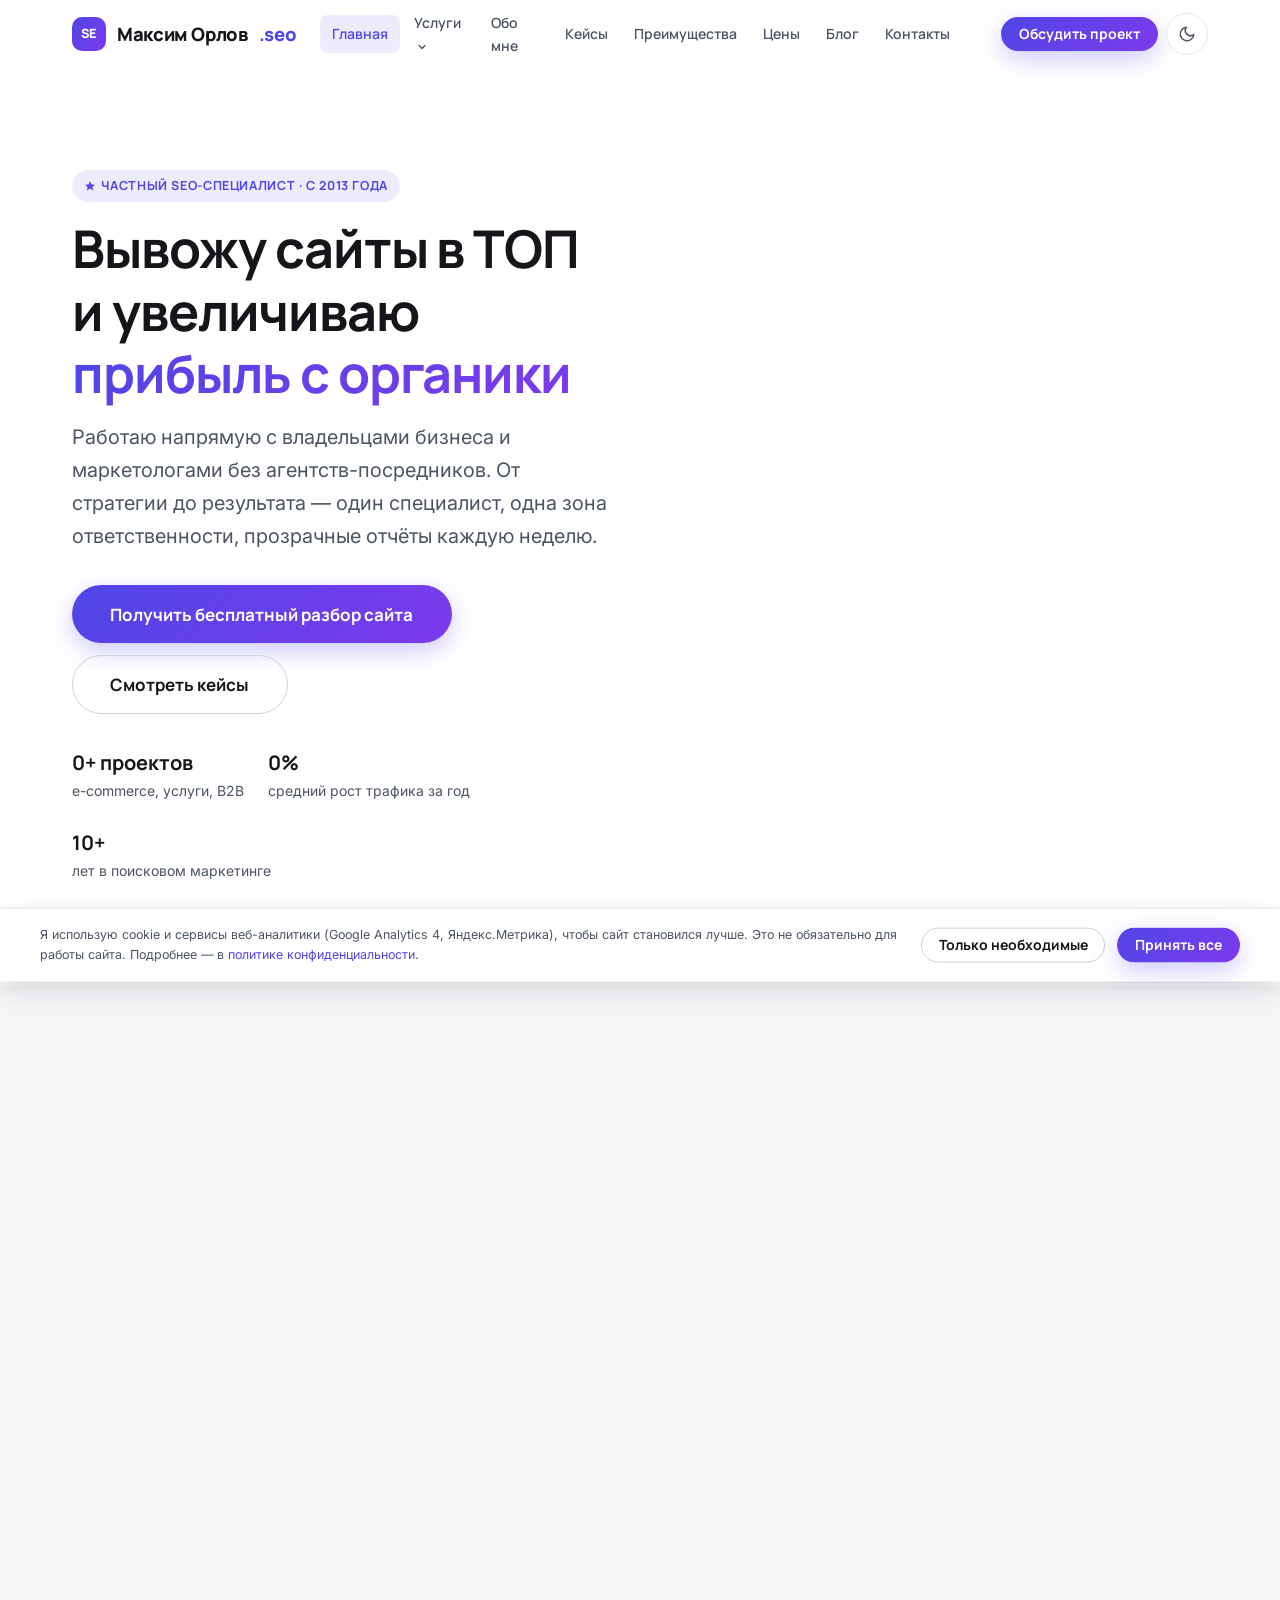
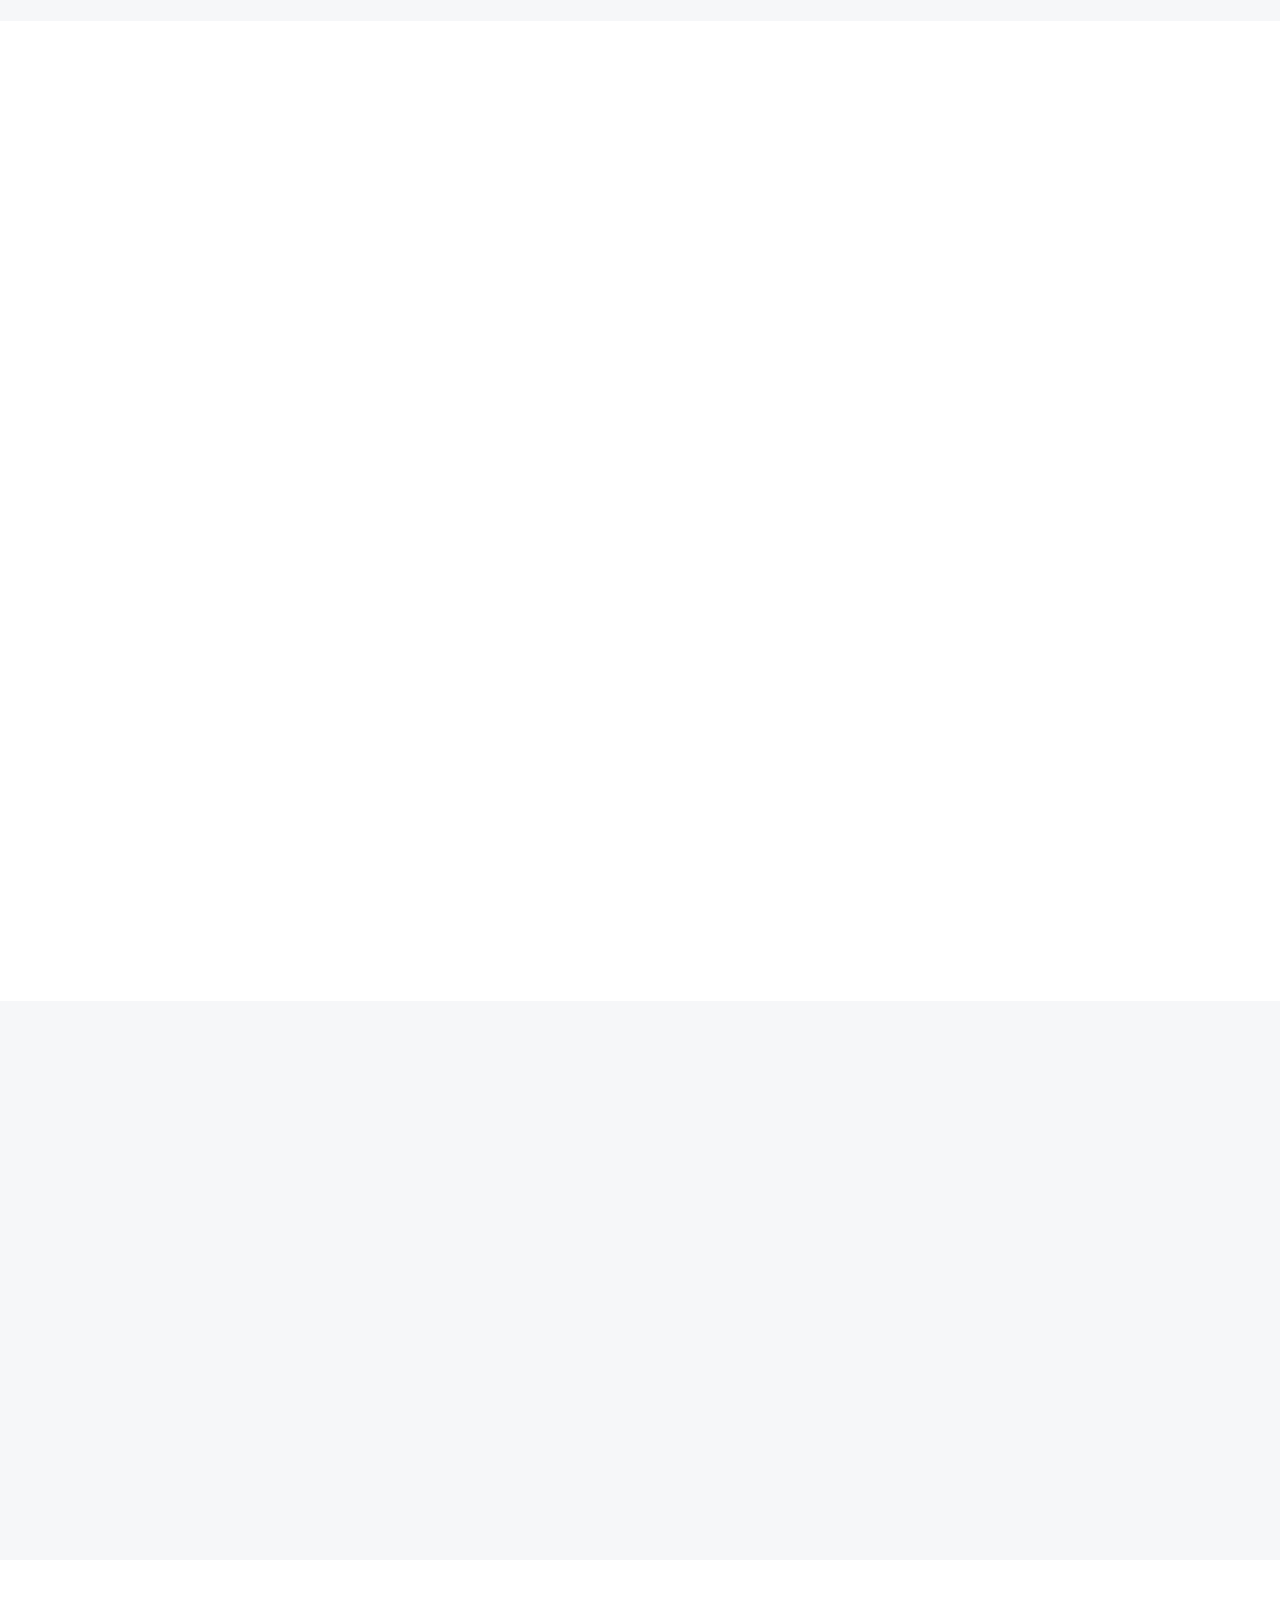
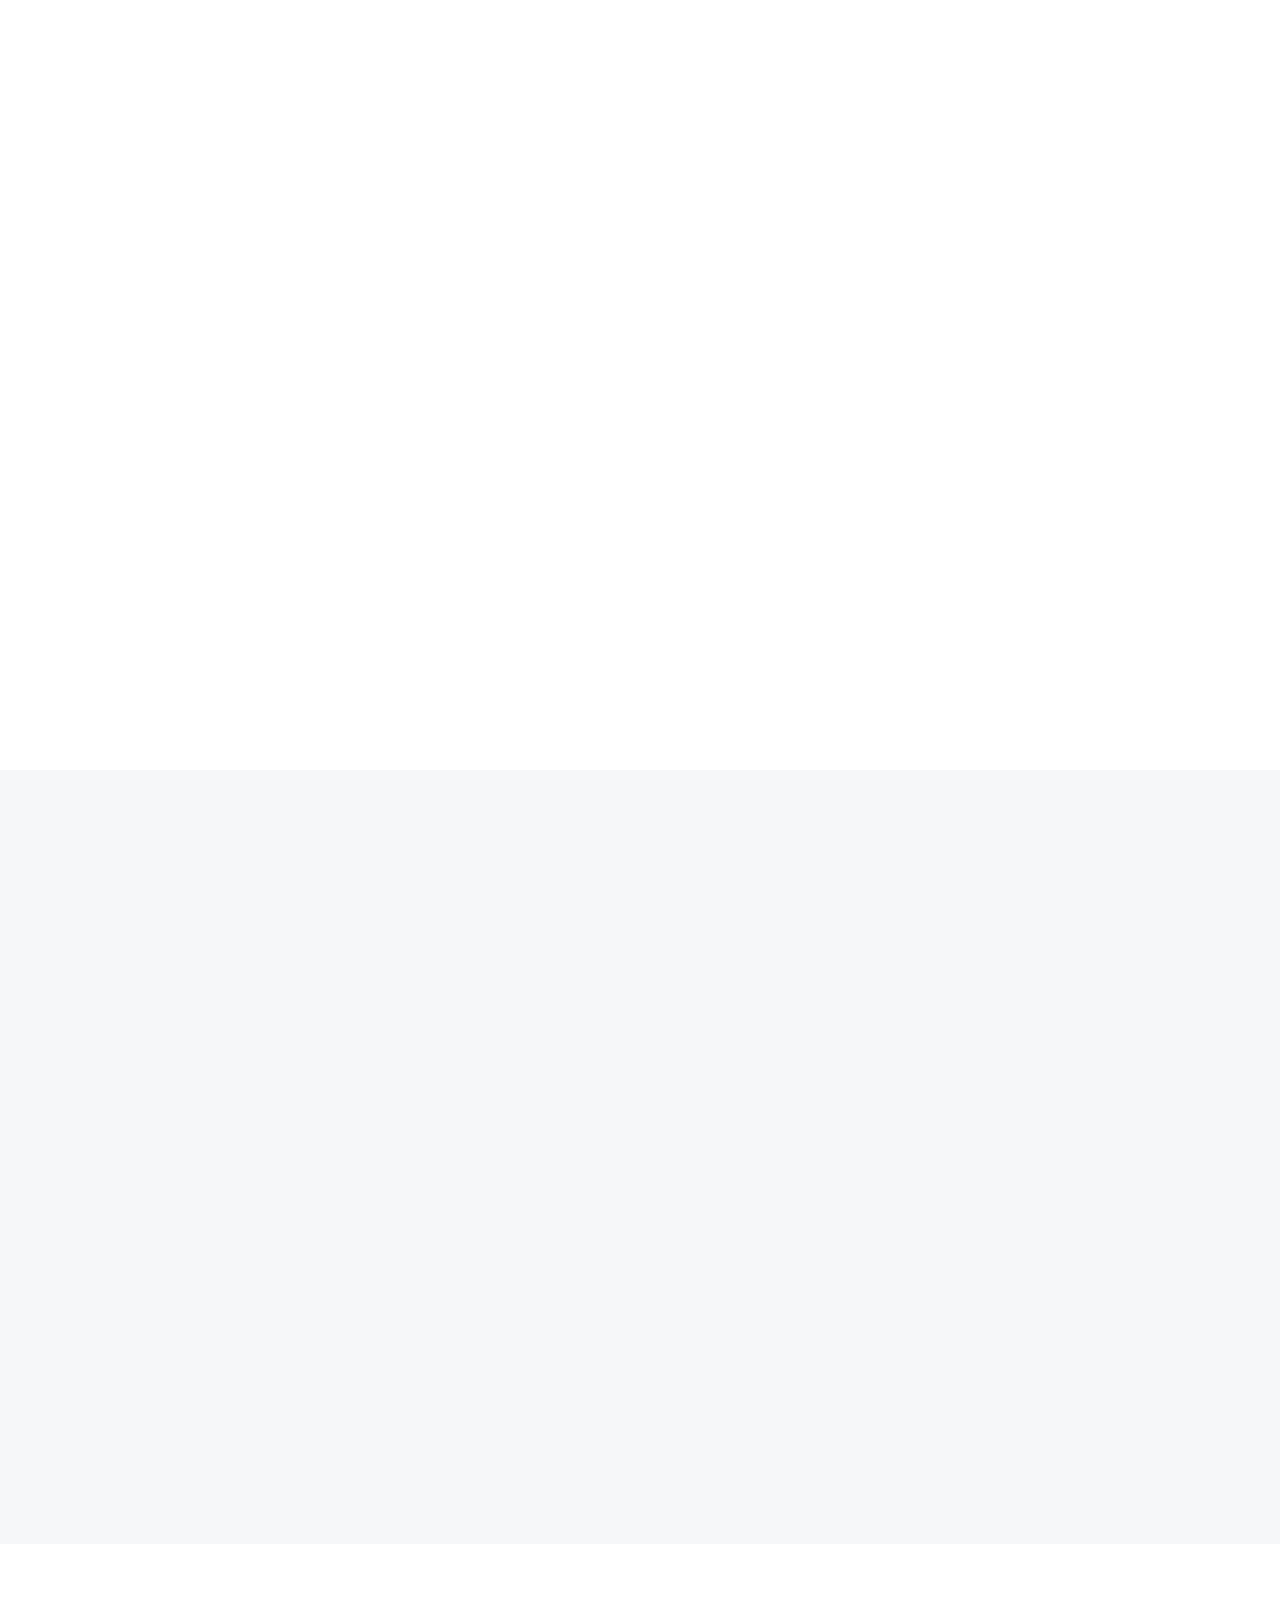
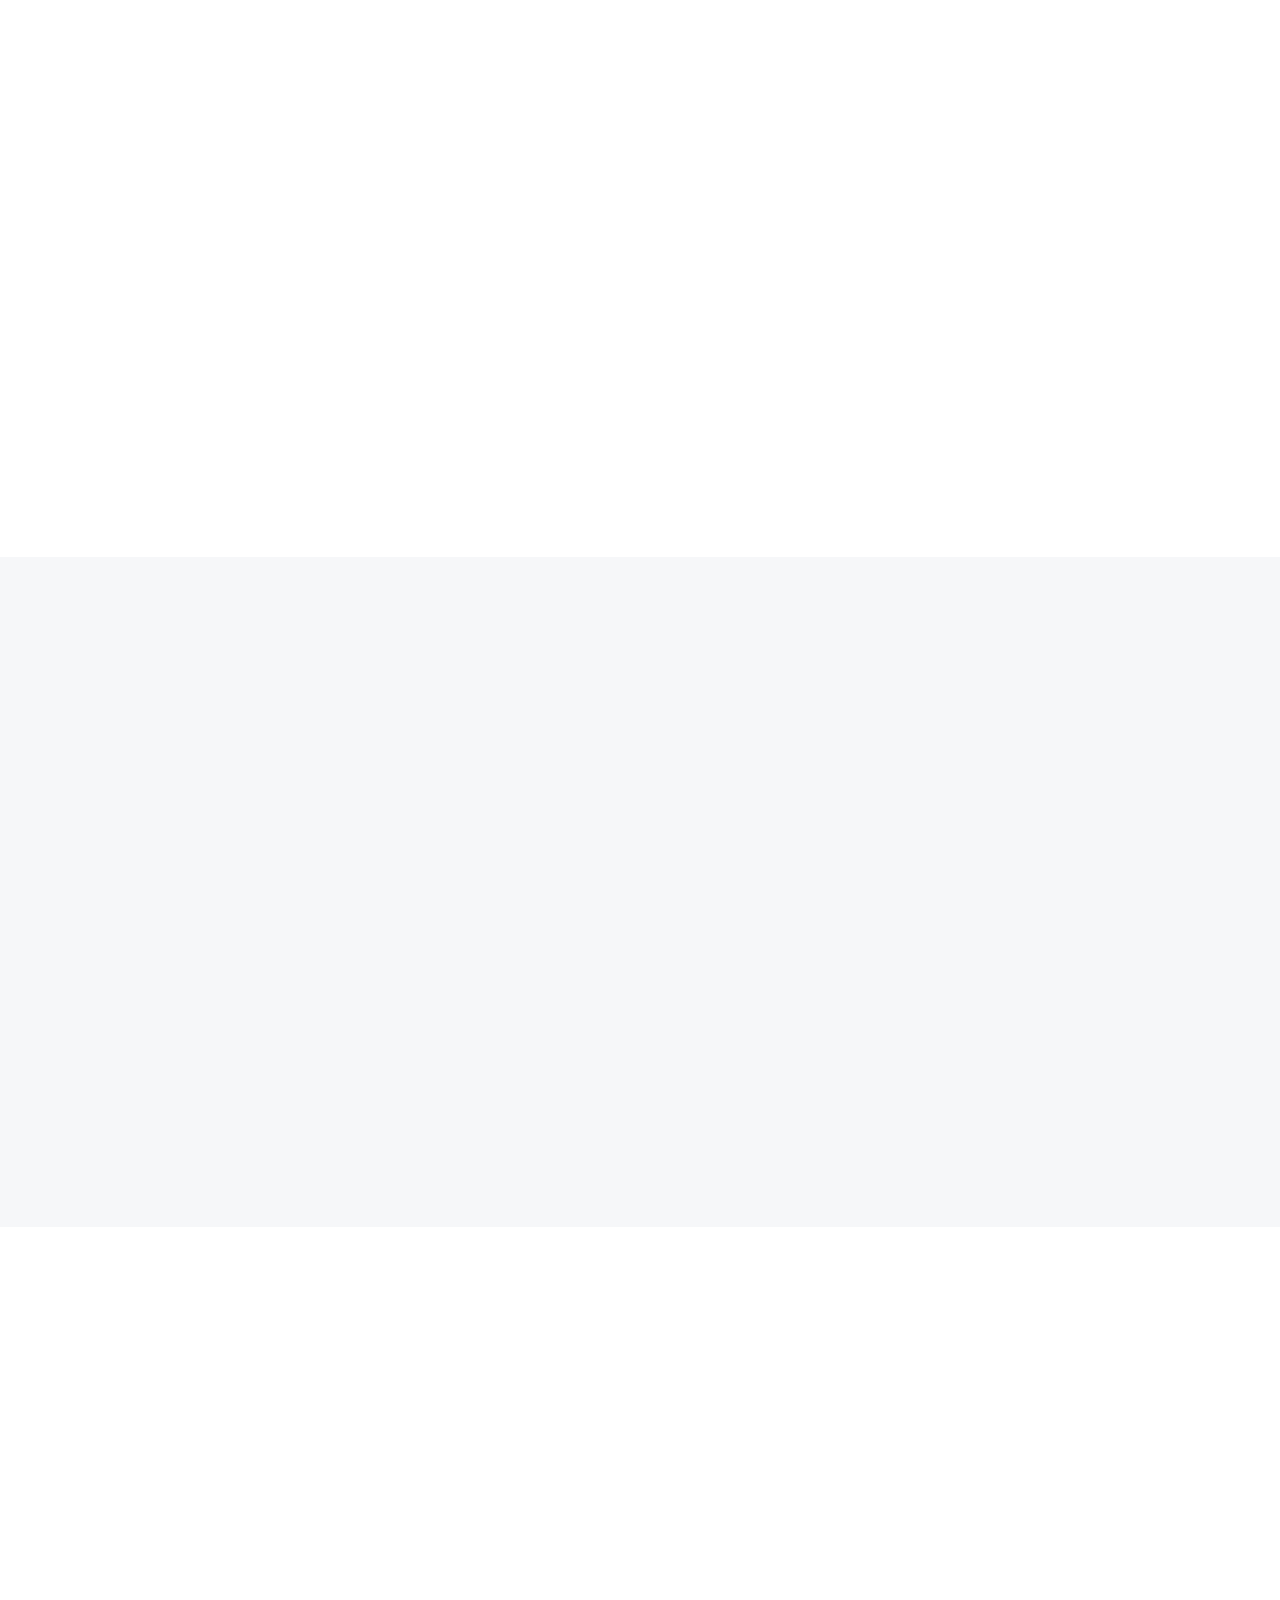
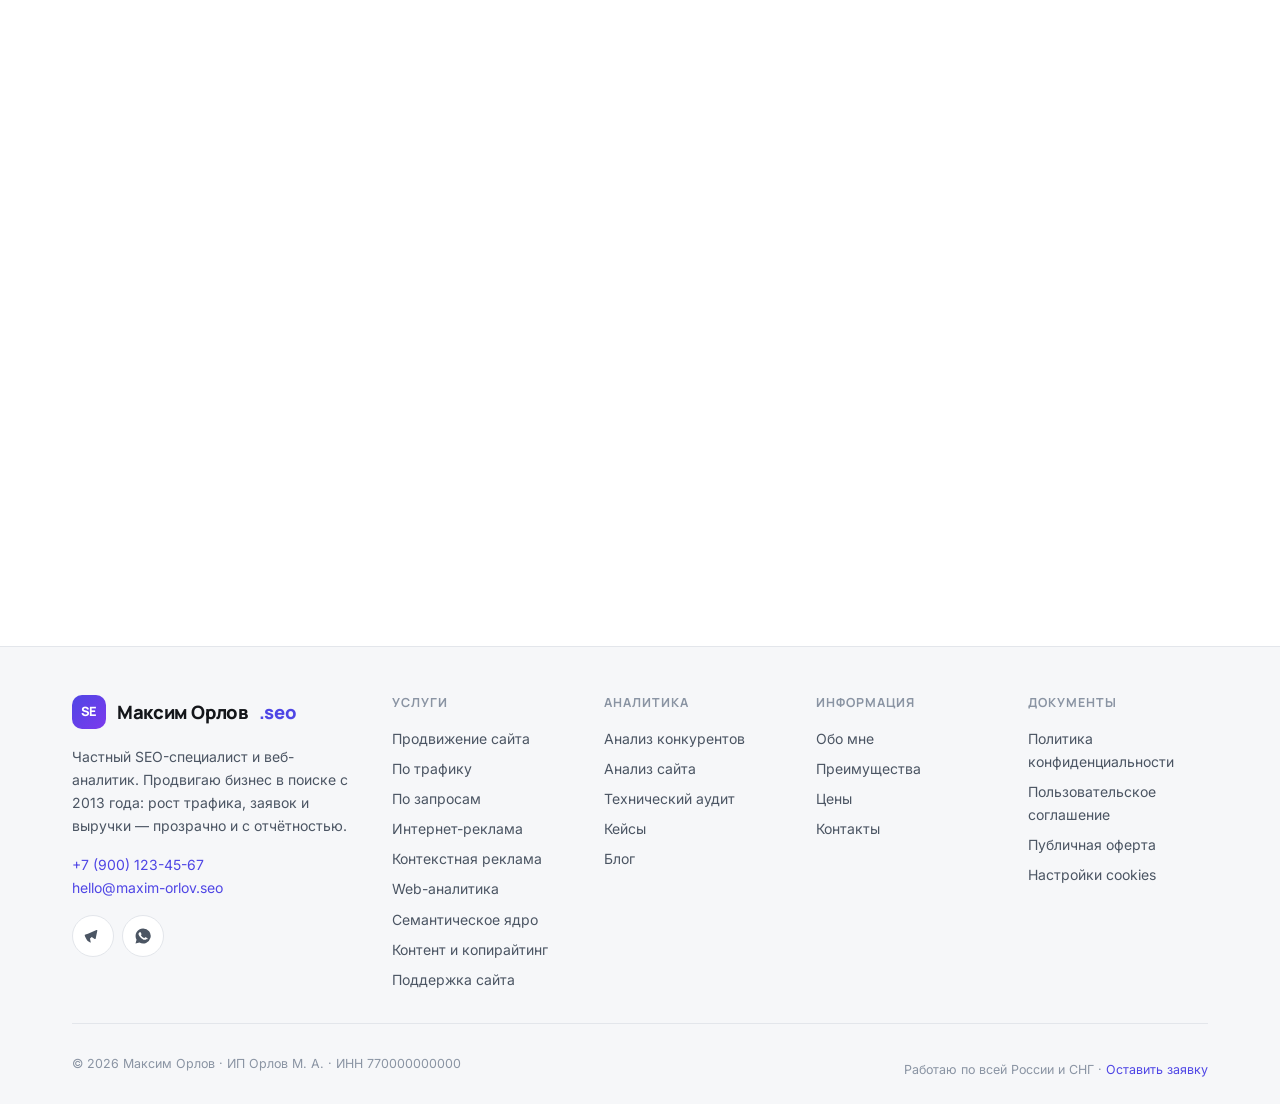
<file: index.html>
<!DOCTYPE html>
<html lang="ru" class="no-js">
<head>
  <meta charset="utf-8">
  <meta name="viewport" content="width=device-width, initial-scale=1">
  <title>SEO-специалист и оптимизатор в Москве — продвижение сайтов, рост трафика и заявок | Максим Орлов</title>
  <meta name="description" content="Частный SEO-специалист с опытом 10+ лет: продвижение сайтов по трафику и запросам, контекстная реклама, web-аналитика, аудиты. Кейсы с ростом органики до +340%. Бесплатная консультация — оставьте заявку.">
  <link rel="canonical" href="https://maxim-orlov.seo/">
  <link rel="icon" href="favicon.ico" sizes="any">

  <!-- Open Graph -->
  <meta property="og:type" content="website">
  <meta property="og:title" content="SEO-специалист и оптимизатор — Максим Орлов">
  <meta property="og:description" content="Продвижение сайтов, контекстная реклама, web-аналитика. Рост органического трафика до +340% за 9 месяцев.">
  <meta property="og:url" content="https://maxim-orlov.seo/">
  <meta property="og:image" content="https://maxim-orlov.seo/assets/img/og/og-image.png">
  <meta property="og:image:width" content="1200">
  <meta property="og:image:height" content="630">
  <meta property="og:locale" content="ru_RU">
  <meta name="twitter:card" content="summary_large_image">
  <meta name="twitter:title" content="SEO-специалист и оптимизатор — Максим Орлов">
  <meta name="twitter:description" content="Продвижение сайтов, реклама, аналитика. Прозрачная отчётность, договор, гарантии.">
  <meta name="twitter:image" content="https://maxim-orlov.seo/assets/img/og/og-image.png">
  <meta name="theme-color" content="#4f46e5" media="(prefers-color-scheme: light)">
  <meta name="theme-color" content="#0c0e12" media="(prefers-color-scheme: dark)">

  <!-- Шрифты: preconnect + swap -->
  <link rel="preconnect" href="https://fonts.googleapis.com">
  <link rel="preconnect" href="https://fonts.gstatic.com" crossorigin>
  <link rel="stylesheet" href="https://fonts.googleapis.com/css2?family=Inter:wght@400;500;600&family=Manrope:wght@600;700;800&display=swap" media="print" onload="this.media='all'">
  <noscript><link rel="stylesheet" href="https://fonts.googleapis.com/css2?family=Inter:wght@400;500;600&family=Manrope:wght@600;700;800&display=swap"></noscript>

  <!-- Критический CSS (инлайн) + основные стили -->
  <style>:root{--c-bg:#fff;--c-text:#14161a;--c-accent:#4f46e5;--header-h:68px}body{margin:0;font-family:Inter,system-ui,sans-serif;background:var(--c-bg);color:var(--c-text)}.container{max-width:1200px;margin:0 auto;padding:0 1.25rem}.site-header{position:sticky;top:0;height:var(--header-h)}h1{font-size:clamp(2rem,4vw,3.25rem)}</style>
  <link rel="stylesheet" href="assets/css/variables.css">
  <link rel="stylesheet" href="assets/css/reset.css">
  <link rel="stylesheet" href="assets/css/base.css">
  <link rel="stylesheet" href="assets/css/components.css">
  <link rel="stylesheet" href="assets/css/layout.css">
  <link rel="stylesheet" href="assets/css/pages.css">

  <!-- Тема без FOUC -->
  <script src="assets/js/theme.js"></script>

  <!-- JSON-LD: Organization + Person + WebSite -->
  <script type="application/ld+json">
  {
    "@context": "https://schema.org",
    "@graph": [
      {
        "@type": "Person",
        "@id": "https://maxim-orlov.seo/#person",
        "name": "Максим Орлов",
        "jobTitle": "SEO-специалист, веб-аналитик",
        "url": "https://maxim-orlov.seo/about.html",
        "telephone": "+7-900-123-45-67",
        "email": "hello@maxim-orlov.seo",
        "knowsAbout": ["SEO", "контекстная реклама", "веб-аналитика", "Юзабилити", "контент-маркетинг"],
        "sameAs": ["https://t.me/maxim_orlov_seo"]
      },
      {
        "@type": "WebSite",
        "@id": "https://maxim-orlov.seo/#website",
        "url": "https://maxim-orlov.seo/",
        "name": "Максим Орлов — частный SEO-специалист",
        "inLanguage": "ru",
        "publisher": { "@id": "https://maxim-orlov.seo/#person" }
      }
    ]
  }
  </script>
</head>

<body data-active="index">
  <div id="header-slot"></div>

  <main id="main">
    <!-- ================= HERO ================= -->
    <section class="hero">
      <div class="container grid-2">
        <div>
          <span class="badge"><svg width="12" height="12" viewBox="0 0 24 24" fill="currentColor" aria-hidden="true"><path d="M12 2 15 9l7 .5-5.4 4.6L18.5 21 12 17.2 5.5 21l1.9-6.9L2 9.5 9 9z"/></svg> Частный SEO-специалист · с 2013 года</span>
          <h1>Вывожу сайты в&nbsp;ТОП и&nbsp;увеличиваю <span class="grad-text">прибыль с органики</span></h1>
          <p class="lead">Работаю напрямую с владельцами бизнеса и маркетологами без агентств-посредников. От стратегии до результата — один специалист, одна зона ответственности, прозрачные отчёты каждую неделю.</p>
          <div class="hero-ctas">
            <a class="btn btn-primary btn-lg btn-pulse" href="#lead-form" data-track="cta_click" data-track-label="hero">Получить бесплатный разбор сайта</a>
            <a class="btn btn-outline btn-lg" href="cases.html" data-track="cta_click" data-track-label="hero_cases">Смотреть кейсы</a>
          </div>
          <div class="hero-meta">
            <div><b><span data-counter="127">0</span>+ проектов</b> e-commerce, услуги, B2B</div>
            <div><b><span data-counter="340">0</span>%</b> средний рост трафика за год</div>
            <div><b>10+</b> лет в поисковом маркетинге</div>
          </div>
        </div>

        <aside class="hero-visual reveal" aria-label="Пример роста органического трафика">
          <div class="card chart-card">
            <p class="mono text-mute" style="margin-bottom:.5rem">organic_sessions / мес</p>
            <svg class="chart-svg" viewBox="0 0 560 300" role="img" aria-label="График роста органического трафика с января по декабрь: с 4 200 до 18 600 визитов">
              <defs>
                <linearGradient id="gradLine" x1="0" y1="0" x2="1" y2="0">
                  <stop offset="0%" stop-color="#4f46e5"/><stop offset="100%" stop-color="#7c3aed"/>
                </linearGradient>
                <linearGradient id="gradArea" x1="0" y1="0" x2="0" y2="1">
                  <stop offset="0%" stop-color="#4f46e5" stop-opacity=".25"/><stop offset="100%" stop-color="#4f46e5" stop-opacity="0"/>
                </linearGradient>
              </defs>
              <line class="chart-grid" x1="40" y1="40" x2="540" y2="40"/>
              <line class="chart-grid" x1="40" y1="120" x2="540" y2="120"/>
              <line class="chart-grid" x1="40" y1="200" x2="540" y2="200"/>
              <line class="chart-grid" x1="40" y1="260" x2="540" y2="260"/>
              <path class="chart-area" d="M40 240 L124 232 L208 210 L292 188 L376 140 L460 100 L540 52 L540 260 L40 260 Z"/>
              <path class="chart-line" d="M40 240 L124 232 L208 210 L292 188 L376 140 L460 100 L540 52"/>
              <circle class="chart-dot" cx="40" cy="240" r="5"/><circle class="chart-dot" cx="208" cy="210" r="5"/>
              <circle class="chart-dot" cx="376" cy="140" r="5"/><circle class="chart-dot" cx="540" cy="52" r="6"/>
              <text class="chart-label" x="34" y="280">янв</text>
              <text class="chart-label" x="200" y="280">май</text>
              <text class="chart-label" x="368" y="280">сен</text>
              <text class="chart-label" x="522" y="280">дек</text>
              <text class="chart-label" x="470" y="44">18 600</text>
            </svg>
            <p class="small text-soft" style="margin-top:.75rem">Кейс: интернет-магазин мебели. <strong class="text-accent">+340%</strong> органического трафика за 11 месяцев работы.</p>
          </div>
        </aside>
      </div>
    </section>

    <!-- ================= ПРОБЛЕМА ================= -->
    <section class="section section-alt" aria-labelledby="problem-h">
      <div class="container">
        <div class="section-head center reveal">
          <p class="section-num">// 01 — Проблема</p>
          <h2 id="problem-h">Знакомо?</h2>
        </div>
        <div class="grid-3">
          <article class="card card-hover reveal">
            <div class="card-icon"><svg viewBox="0 0 24 24" fill="none" stroke="currentColor" stroke-width="2" stroke-linecap="round"><path d="M3 3v18h18"/><path d="m7 15 4-4 3 3 5-6"/></svg></div>
            <h3>Трафик стоит на месте</h3>
            <p class="text-soft small">Сайт существует в поиске «сам по себе»: позиции не растут, заявки приходят только из брендовых запросов, реклама дорожает каждый квартал.</p>
          </article>
          <article class="card card-hover reveal reveal-delay-1">
            <div class="card-icon"><svg viewBox="0 0 24 24" fill="none" stroke="currentColor" stroke-width="2" stroke-linecap="round"><circle cx="12" cy="12" r="9"/><path d="M12 8v4m0 4h.01"/></svg></div>
            <h3>Непонятно, за что платите</h3>
            <p class="text-soft small">Отчёты агентства — красивые PDF без цифр. Никто не может объяснить, какие работы ведутся, зачем они нужны и какой эффект дадут.</p>
          </article>
          <article class="card card-hover reveal reveal-delay-2">
            <div class="card-icon"><svg viewBox="0 0 24 24" fill="none" stroke="currentColor" stroke-width="2" stroke-linecap="round"><path d="M12 3v3m0 12v3M3 12h3m12 0h3M5.6 5.6l2.1 2.1m8.6 8.6 2.1 2.1m0-12.8-2.1 2.1M7.7 16.3l-2.1 2.1"/></svg></div>
            <h3>Подрядчики меняются, проблемы остаются</h3>
            <p class="text-soft small">Каждый новый «специалист» начинает с нуля, теряет контекст и снова просит бюджет. Через год — ноль результата и минимальное доверие к SEO.</p>
          </article>
        </div>
      </div>
    </section>

    <!-- ================= УСЛУГИ ================= -->
    <section class="section" id="services" aria-labelledby="services-h">
      <div class="container">
        <div class="section-head reveal">
          <p class="section-num">// 02 — Услуги</p>
          <h2 id="services-h">Что я делаю для роста вашего бизнеса</h2>
          <p class="lead">Шесть направлений, которые работают вместе: техника → контент → ссылки → реклама → аналитика. Можно всё сразу, можно выбрать одно.</p>
        </div>

        <div class="grid-3">
          <a class="service-tile-link" href="promotion.html" data-track="service_click" data-track-label="promotion">
            <article class="card card-hover reveal">
              <div class="card-icon"><svg viewBox="0 0 24 24" fill="none" stroke="currentColor" stroke-width="2" stroke-linecap="round"><path d="m3 17 6-6 4 4 8-8"/><path d="M15 7h6v6"/></svg></div>
              <h3>Продвижение сайта</h3>
              <p class="text-soft small">Рост органического трафика и вывод ключевых запросов в ТОП Яндекса и Google. Два формата работы: по трафику и по позициям.</p>
              <span class="service-tile-arrow"><svg width="20" height="20" viewBox="0 0 24 24" fill="none" stroke="currentColor" stroke-width="2" stroke-linecap="round"><path d="M5 12h14m-6-6 6 6-6 6"/></svg></span>
            </article>
          </a>
          <a class="service-tile-link" href="ads-context.html" data-track="service_click" data-track-label="ads">
            <article class="card card-hover reveal reveal-delay-1">
              <div class="card-icon"><svg viewBox="0 0 24 24" fill="none" stroke="currentColor" stroke-width="2" stroke-linecap="round"><path d="M3 11v3l11 4V6L3 9v2z"/><path d="M18 8a4 4 0 0 1 0 8"/></svg></div>
              <h3>Контекстная реклама</h3>
              <p class="text-soft small">Яндекс.Директ и Google Ads: сбор семантики, объявления, РСЯ, аудит существующих кампаний, снижение цены заявки.</p>
              <span class="service-tile-arrow"><svg width="20" height="20" viewBox="0 0 24 24" fill="none" stroke="currentColor" stroke-width="2" stroke-linecap="round"><path d="M5 12h14m-6-6 6 6-6 6"/></svg></span>
            </article>
          </a>
          <a class="service-tile-link" href="analytics.html" data-track="service_click" data-track-label="analytics">
            <article class="card card-hover reveal reveal-delay-2">
              <div class="card-icon"><svg viewBox="0 0 24 24" fill="none" stroke="currentColor" stroke-width="2" stroke-linecap="round"><circle cx="11" cy="11" r="7"/><path d="m21 21-4.3-4.3"/></svg></div>
              <h3>Web-аналитика и аудиты</h3>
              <p class="text-soft small">Анализ конкурентов, комплексный аудит сайта, технический SEO-аудит, настройка GA4 и Метрики со сквозной отчётностью.</p>
              <span class="service-tile-arrow"><svg width="20" height="20" viewBox="0 0 24 24" fill="none" stroke="currentColor" stroke-width="2" stroke-linecap="round"><path d="M5 12h14m-6-6 6 6-6 6"/></svg></span>
            </article>
          </a>
          <a class="service-tile-link" href="keywords.html" data-track="service_click" data-track-label="keywords">
            <article class="card card-hover reveal">
              <div class="card-icon"><svg viewBox="0 0 24 24" fill="none" stroke="currentColor" stroke-width="2" stroke-linecap="round"><path d="M4 6h16M4 12h10M4 18h7"/></svg></div>
              <h3>Семантическое ядро</h3>
              <p class="text-soft small">Сбор, кластеризация, чистка от мусора, определение интентов. Основа любого продвижения — можно заказать отдельно.</p>
              <span class="service-tile-arrow"><svg width="20" height="20" viewBox="0 0 24 24" fill="none" stroke="currentColor" stroke-width="2" stroke-linecap="round"><path d="M5 12h14m-6-6 6 6-6 6"/></svg></span>
            </article>
          </a>
          <a class="service-tile-link" href="content.html" data-track="service_click" data-track-label="content">
            <article class="card card-hover reveal reveal-delay-1">
              <div class="card-icon"><svg viewBox="0 0 24 24" fill="none" stroke="currentColor" stroke-width="2" stroke-linecap="round"><path d="M12 20h9"/><path d="M16.5 3.5a2.1 2.1 0 0 1 3 3L7 19l-4 1 1-4Z"/></svg></div>
              <h3>Контент и копирайтинг</h3>
              <p class="text-soft small">SEO-тексты, которые читают люди: структура по интенту, E-E-A-T, LSI-семантика, редактура существующих страниц.</p>
              <span class="service-tile-arrow"><svg width="20" height="20" viewBox="0 0 24 24" fill="none" stroke="currentColor" stroke-width="2" stroke-linecap="round"><path d="M5 12h14m-6-6 6 6-6 6"/></svg></span>
            </article>
          </a>
          <a class="service-tile-link" href="support.html" data-track="service_click" data-track-label="support">
            <article class="card card-hover reveal reveal-delay-2">
              <div class="card-icon"><svg viewBox="0 0 24 24" fill="none" stroke="currentColor" stroke-width="2" stroke-linecap="round"><path d="M14.7 6.3a4 4 0 0 0-5.4 5.4L3 18v3h3l6.3-6.3a4 4 0 0 0 5.4-5.4L15 12l-3-3z"/></svg></div>
              <h3>Поддержка сайта</h3>
              <p class="text-soft small">Техническое сопровождение, обновления, бэкапы, мониторинг доступности и безопасности. SLA от 2 часов на критичные обращения.</p>
              <span class="service-tile-arrow"><svg width="20" height="20" viewBox="0 0 24 24" fill="none" stroke="currentColor" stroke-width="2" stroke-linecap="round"><path d="M5 12h14m-6-6 6 6-6 6"/></svg></span>
            </article>
          </a>
        </div>
      </div>
    </section>

    <!-- ================= ЦИФРЫ ================= -->
    <section class="section section-alt" aria-labelledby="stats-h">
      <div class="container">
        <div class="section-head center reveal">
          <p class="section-num">// 03 — В цифрах</p>
          <h2 id="stats-h">Результаты, которые видно в дашборде</h2>
        </div>
        <div class="stats-grid reveal">
          <div class="stat"><p class="stat-value"><span data-counter="127">0</span>+</p><p class="stat-label">проектов с 2013 года</p></div>
          <div class="stat"><p class="stat-value"><span data-counter="2.4" data-prefix="" data-suffix=" млн">0</span></p><p class="stat-label">визитов из поиска в месяц суммарно</p></div>
          <div class="stat"><p class="stat-value"><span data-counter="94">0</span>%</p><p class="stat-label">клиентов продлевают контракт</p></div>
          <div class="stat"><p class="stat-value"><span data-counter="340">0</span>%</p><p class="stat-label">макс. рост органики за год</p></div>
        </div>
      </div>
    </section>

    <!-- ================= PROCESS ================= -->
    <section class="section" aria-labelledby="process-h">
      <div class="container grid-2">
        <div class="reveal">
          <p class="section-num">// 04 — Процесс</p>
          <h2 id="process-h">Как строится работа</h2>
          <p class="lead">Никакой «магии»: каждый этап понятен, измерим и зафиксирован в плане работ. Вы всегда знаете, что делается сейчас и зачем.</p>
          <ul class="feature-list">
            <li><svg viewBox="0 0 24 24" fill="none" stroke="currentColor" stroke-width="2.5" stroke-linecap="round"><path d="m5 13 4 4L19 7"/></svg>Еженедельные мини-отчёты в Telegram, ежемесячный — с цифрами в дашборде.</li>
            <li><svg viewBox="0 0 24 24" fill="none" stroke="currentColor" stroke-width="2.5" stroke-linecap="round"><path d="m5 13 4 4L19 7"/></svg>Все доступы (Search Console, Метрика, CMS) остаются у вас.</li>
            <li><svg viewBox="0 0 24 24" fill="none" stroke="currentColor" stroke-width="2.5" stroke-linecap="round"><path d="m5 13 4 4L19 7"/></svg>Договор, счёт, акты. Работаю как ИП, принимаю безнал.</li>
          </ul>
        </div>
        <div class="steps reveal reveal-delay-1">
          <div class="step"><h3>Экспресс-диагностика</h3><p>Бесплатно смотрю сайт, нишу и конкурентов. Говорю честно: смогу ли помочь и чего ожидать.</p></div>
          <div class="step"><h3>Стратегия и план работ</h3><p>Аудит, семантика, приоритизация задач по эффекту и трудоёмкости. План на 3 месяца вперёд.</p></div>
          <div class="step"><h3>Внедрение</h3><p>Технические правки, контент, перелинковка, репутационные факторы. Согласовываю изменения до публикации.</p></div>
          <div class="step"><h3>Рост и отчётность</h3><p>Позиции, трафик, конверсии, заявки. Корректирую курс каждый месяц по данным, а не по ощущениям.</p></div>
        </div>
      </div>
    </section>

    <!-- ================= КЕЙСЫ (слайдер) ================= -->
    <section class="section section-alt" aria-labelledby="cases-h">
      <div class="container">
        <div class="section-head reveal">
          <p class="section-num">// 05 — Кейсы</p>
          <h2 id="cases-h">Последние результаты</h2>
        </div>

        <div class="slider reveal" data-slider data-per-view="2" data-autoplay="7">
          <div class="slider-viewport">
            <div class="slider-track">
              <div class="slide"><article class="card case-card">
                <span class="chip">E-commerce · Мебель</span>
                <h3>Интернет-магазин мебели</h3>
                <div class="case-metrics">
                  <div class="case-metric"><b>+340%</b><span>органика / 11 мес</span></div>
                  <div class="case-metric"><b>×2,7</b><span>заявки с поиска</span></div>
                  <div class="case-metric"><b>ТОП-3</b><span>по 214 запросам</span></div>
                </div>
                <p class="small text-soft">Собрали 12 400 фраз, переработали структуру категорий, исправили дубли канонических тегов.</p>
              </article></div>
              <div class="slide"><article class="card case-card">
                <span class="chip">Услуги · Стоматология</span>
                <h3>Сеть клиник в Новосибирске</h3>
                <div class="case-metrics">
                  <div class="case-metric"><b>+186%</b><span>трафик / 8 мес</span></div>
                  <div class="case-metric"><b>−38%</b><span>цена записи</span></div>
                  <div class="case-metric"><b>ТОП-1</b><span>«стоматология рядом»</span></div>
                </div>
                <p class="small text-soft">Гео-страницы для 6 филиалов, карточки организаций, локальные отзывы и маршрутизация.</p>
              </article></div>
              <div class="slide"><article class="card case-card">
                <span class="chip">B2B · Оборудование</span>
                <h3>Поставщик промышленного оборудования</h3>
                <div class="case-metrics">
                  <div class="case-metric"><b>×4,2</b><span>заявки / 12 мес</span></div>
                  <div class="case-metric"><b>+97</b><span>коммерческих фраз в ТОП-10</span></div>
                  <div class="case-metric"><b>12 млн ₽</b><span>выручка из органики / год</span></div>
                </div>
                <p class="small text-soft">Кластеризация по интентам, каталог-лендинги, интеграция CRM для сквозной аналитики.</p>
              </article></div>
              <div class="slide"><article class="card case-card">
                <span class="chip">Маркетплейс услуг</span>
                <h3>Сервис записи к мастерам</h3>
                <div class="case-metrics">
                  <div class="case-metric"><b>+215%</b><span>небрендовый трафик</span></div>
                  <div class="case-metric"><b>480k</b><span>индексированных страниц</span></div>
                  <div class="case-metric"><b>0→1</b><span>программный SEO</span></div>
                </div>
                <p class="small text-soft">Программный SEO на шаблонах: города × категории, фильтрация мусорных URL, скорость индексации.</p>
              </article></div>
            </div>
          </div>
          <div class="slider-controls">
            <button class="slider-btn" type="button" data-slider-prev aria-label="Предыдущие кейсы"><svg width="18" height="18" viewBox="0 0 24 24" fill="none" stroke="currentColor" stroke-width="2" stroke-linecap="round"><path d="M19 12H5m6 6-6-6 6-6"/></svg></button>
            <button class="slider-btn" type="button" data-slider-next aria-label="Следующие кейсы"><svg width="18" height="18" viewBox="0 0 24 24" fill="none" stroke="currentColor" stroke-width="2" stroke-linecap="round"><path d="M5 12h14m-6-6 6 6-6 6"/></svg></button>
            <div class="slider-dots" role="tablist" aria-label="Навигация по кейсам"></div>
            <a class="btn btn-ghost btn-sm" href="cases.html" data-track="cta_click" data-track-label="cases_slider">Все кейсы →</a>
          </div>
        </div>
      </div>
    </section>

    <!-- ================= ОТЗЫВЫ ================= -->
    <section class="section" aria-labelledby="reviews-h">
      <div class="container">
        <div class="section-head reveal">
          <p class="section-num">// 06 — Отзывы</p>
          <h2 id="reviews-h">Что говорят клиенты</h2>
        </div>
        <div class="slider reveal" data-slider data-autoplay="6">
          <div class="slider-viewport">
            <div class="slider-track">
              <div class="slide"><article class="card review">
                <div class="stars" aria-label="Оценка 5 из 5"><svg viewBox="0 0 24 24" fill="currentColor"><path d="M12 2 15 9l7 .5-5.4 4.6L18.5 21 12 17.2 5.5 21l1.9-6.9L2 9.5 9 9z"/></svg><svg viewBox="0 0 24 24" fill="currentColor"><path d="M12 2 15 9l7 .5-5.4 4.6L18.5 21 12 17.2 5.5 21l1.9-6.9L2 9.5 9 9z"/></svg><svg viewBox="0 0 24 24" fill="currentColor"><path d="M12 2 15 9l7 .5-5.4 4.6L18.5 21 12 17.2 5.5 21l1.9-6.9L2 9.5 9 9z"/></svg><svg viewBox="0 0 24 24" fill="currentColor"><path d="M12 2 15 9l7 .5-5.4 4.6L18.5 21 12 17.2 5.5 21l1.9-6.9L2 9.5 9 9z"/></svg><svg viewBox="0 0 24 24" fill="currentColor"><path d="M12 2 15 9l7 .5-5.4 4.6L18.5 21 12 17.2 5.5 21l1.9-6.9L2 9.5 9 9z"/></svg></div>
                <p class="review-text">«За полтора года работы с Максимом органика выросла с 9 до 31 тысячи визитов в месяц. Отдельно ценю честность: если задача не даст эффекта, он скажет об этом до начала работ, а не в отчёте через три месяца.»</p>
                <footer class="review-author"><span class="avatar" aria-hidden="true">АК</span><div><strong>Анна Ковалёва</strong><br><span class="small text-mute">Коммерческий директор, сеть магазинов мебели</span></div></footer>
              </article></div>
              <div class="slide"><article class="card review">
                <div class="stars" aria-label="Оценка 5 из 5"><svg viewBox="0 0 24 24" fill="currentColor"><path d="M12 2 15 9l7 .5-5.4 4.6L18.5 21 12 17.2 5.5 21l1.9-6.9L2 9.5 9 9z"/></svg><svg viewBox="0 0 24 24" fill="currentColor"><path d="M12 2 15 9l7 .5-5.4 4.6L18.5 21 12 17.2 5.5 21l1.9-6.9L2 9.5 9 9z"/></svg><svg viewBox="0 0 24 24" fill="currentColor"><path d="M12 2 15 9l7 .5-5.4 4.6L18.5 21 12 17.2 5.5 21l1.9-6.9L2 9.5 9 9z"/></svg><svg viewBox="0 0 24 24" fill="currentColor"><path d="M12 2 15 9l7 .5-5.4 4.6L18.5 21 12 17.2 5.5 21l1.9-6.9L2 9.5 9 9z"/></svg><svg viewBox="0 0 24 24" fill="currentColor"><path d="M12 2 15 9l7 .5-5.4 4.6L18.5 21 12 17.2 5.5 21l1.9-6.9L2 9.5 9 9z"/></svg></div>
                <p class="review-text">«Пришли после трёх агентств. Первый же аудит Максима вскрыл проблему, о которой нам даже не говорили — 80% трафиковых страниц были закрыты от индексации. Через полгода вышли на исторические максимумы по заявкам.»</p>
                <footer class="review-author"><span class="avatar" aria-hidden="true">ДС</span><div><strong>Дмитрий Соколов</strong><br><span class="small text-mute">Основатель, B2B-поставщик оборудования</span></div></footer>
              </article></div>
              <div class="slide"><article class="card review">
                <div class="stars" aria-label="Оценка 5 из 5"><svg viewBox="0 0 24 24" fill="currentColor"><path d="M12 2 15 9l7 .5-5.4 4.6L18.5 21 12 17.2 5.5 21l1.9-6.9L2 9.5 9 9z"/></svg><svg viewBox="0 0 24 24" fill="currentColor"><path d="M12 2 15 9l7 .5-5.4 4.6L18.5 21 12 17.2 5.5 21l1.9-6.9L2 9.5 9 9z"/></svg><svg viewBox="0 0 24 24" fill="currentColor"><path d="M12 2 15 9l7 .5-5.4 4.6L18.5 21 12 17.2 5.5 21l1.9-6.9L2 9.5 9 9z"/></svg><svg viewBox="0 0 24 24" fill="currentColor"><path d="M12 2 15 9l7 .5-5.4 4.6L18.5 21 12 17.2 5.5 21l1.9-6.9L2 9.5 9 9z"/></svg><svg viewBox="0 0 24 24" fill="currentColor"><path d="M12 2 15 9l7 .5-5.4 4.6L18.5 21 12 17.2 5.5 21l1.9-6.9L2 9.5 9 9z"/></svg></div>
                <p class="review-text">«Максим ведёт наши Директ и SEO вместе — наконец-то one throat to choke :) Цена заявки в директе упала на 41%, а органика впервые обогнала рекламу по количеству обращений.»</p>
                <footer class="review-author"><span class="avatar" aria-hidden="true">МЛ</span><div><strong>Мария Левина</strong><br><span class="small text-mute">Маркетолог, сеть стоматологий</span></div></footer>
              </article></div>
            </div>
          </div>
          <div class="slider-controls">
            <button class="slider-btn" type="button" data-slider-prev aria-label="Предыдущий отзыв"><svg width="18" height="18" viewBox="0 0 24 24" fill="none" stroke="currentColor" stroke-width="2" stroke-linecap="round"><path d="M19 12H5m6 6-6-6 6-6"/></svg></button>
            <button class="slider-btn" type="button" data-slider-next aria-label="Следующий отзыв"><svg width="18" height="18" viewBox="0 0 24 24" fill="none" stroke="currentColor" stroke-width="2" stroke-linecap="round"><path d="M5 12h14m-6-6 6 6-6 6"/></svg></button>
            <div class="slider-dots" role="tablist" aria-label="Навигация по отзывам"></div>
          </div>
        </div>
      </div>
    </section>

    <!-- ================= FAQ ================= -->
    <section class="section section-alt" aria-labelledby="faq-h">
      <div class="container" style="max-width:860px">
        <div class="section-head center reveal">
          <p class="section-num">// 07 — Частые вопросы</p>
          <h2 id="faq-h">FAQ</h2>
        </div>
        <div class="faq reveal" itemscope itemtype="https://schema.org/FAQPage">
          <details class="faq-item" itemprop="mainEntity" itemscope>
            <summary itemprop="question">Через сколько будет результат?</summary>
            <div class="faq-body" itemprop="acceptedAnswer" itemscope><p itemprop="text">Технические правки первые поисковые системы учитывают за 2–6 недель. Заметный рост небрендового трафика — обычно 3–4 месяц. Для старых сайтов с сильным «иммунитетом» к прошлым подрядчикам срок может быть больше, для новых — быстрее. Точный прогноз даю на бесплатной диагностике после анализа ниши и конкурентов.</p></div>
          </details>
          <details class="faq-item" itemprop="mainEntity" itemscope>
            <summary itemprop="question">Почему частный специалист лучше агентства?</summary>
            <div class="faq-body" itemprop="acceptedAnswer" itemscope><p itemprop="text">Вы платите не за офис и менеджеров, а за работу эксперта. Ваш проект веду я лично — без передачи младшим сотрудникам, без потери контекста. Это не всегда лучше: для крупных порталов с сотнями тысяч страниц нужна команда. Но для 90% бизнесов личный SEO с полным стеком навыков эффективнее и дешевле.</p></div>
          </details>
          <details class="faq-item" itemprop="mainEntity" itemscope>
            <summary itemprop="question">Какие гарантии вы даёте?</summary>
            <div class="faq-body" itemprop="acceptedAnswer" itemscope><p itemprop="text">Гарантирую объём и качество работ — они прописаны в договоре и KPI. Обещать «ТОП-1 за N рублей» не станет добросовестный специалист: алгоритмы зависят не только от меня. При этом по договору по запросу могу предусмотреть бонусную модель оплаты за достижение согласованных метрик (трафик/позиции).</p></div>
          </details>
          <details class="faq-item" itemprop="mainEntity" itemscope>
            <summary itemprop="question">Сколько стоит SEO-продвижение?</summary>
            <div class="faq-body" itemprop="acceptedAnswer" itemscope><p itemprop="text">Разовые услуги (аудит, семантика) — от 25 000 ₽. Абонентское продвижение — от 55 000 ₽/мес в зависимости от размера сайта и конкуренции в нише. Актуальный прайс и калькулятор — на странице <a href="pricing.html">«Цены»</a>.</p></div>
          </details>
          <details class="faq-item" itemprop="mainEntity" itemscope>
            <summary itemprop="question">Что нужно от меня для старта?</summary>
            <div class="faq-body" itemprop="acceptedAnswer" itemscope><p itemprop="text">Доступ к Search Console / Вебмастеру, доступ к CMS или контакт разработчика, данные по обороту и маржинальности (для приоритизации), 30–60 минут на созвон. Всё остальное — моя работа.</p></div>
          </details>
        </div>
      </div>
    </section>

    <!-- ================= CTA / ФОРМА ================= -->
    <section class="section" id="lead-form" aria-labelledby="cta-h">
      <div class="container">
        <div class="grid-2">
          <div class="reveal">
            <p class="section-num">// 08 — Заявка</p>
            <h2 id="cta-h">Получите бесплатный разбор вашего сайта</h2>
            <p class="lead">В течение одного рабочего дня пришлю:</p>
            <ul class="feature-list">
              <li><svg viewBox="0 0 24 24" fill="none" stroke="currentColor" stroke-width="2.5" stroke-linecap="round"><path d="m5 13 4 4L19 7"/></svg>3–5 главных причин, почему сайт не растёт;</li>
              <li><svg viewBox="0 0 24 24" fill="none" stroke="currentColor" stroke-width="2.5" stroke-linecap="round"><path d="m5 13 4 4L19 7"/></svg>оценку потенциала трафика в нише;</li>
              <li><svg viewBox="0 0 24 24" fill="none" stroke="currentColor" stroke-width="2.5" stroke-linecap="round"><path d="m5 13 4 4L19 7"/></svg>примерный бюджет и сроки до первых результатов.</li>
            </ul>
            <p class="small text-mute" style="margin-top:1.5rem">Предпочитаете живое общение? <a href="https://t.me/maxim_orlov_seo" target="_blank" rel="noopener nofollow">Telegram</a> · <a href="tel:+79001234567">+7 (900) 123-45-67</a></p>
          </div>
          <div class="card reveal reveal-delay-1">
            <form data-form="lead-index" data-endpoint="https://formspree.io/f/xxxxxxxx" class="form" novalidate>
              <div class="form-row">
                <div class="field">
                  <label for="f-name">Имя <span class="req" aria-hidden="true">*</span></label>
                  <input class="input" id="f-name" name="name" type="text" required autocomplete="name" data-validate="name">
                  <p class="field-error" aria-live="polite"></p>
                </div>
                <div class="field">
                  <label for="f-contact">Telegram / e-mail <span class="req" aria-hidden="true">*</span></label>
                  <input class="input" id="f-contact" name="contact" type="text" required placeholder="@username или mail@example.ru" data-validate="email">
                  <p class="field-error" aria-live="polite"></p>
                </div>
              </div>
              <div class="field">
                <label for="f-site">Адрес сайта <span class="req" aria-hidden="true">*</span></label>
                <input class="input" id="f-site" name="site" type="text" required placeholder="https://example.ru" pattern="https?:\/\/.+\..+">
                <p class="field-error" aria-live="polite"></p>
              </div>
              <div class="field">
                <label for="f-msg">Расскажите о задаче</label>
                <textarea class="textarea" id="f-msg" name="message" data-validate="text" placeholder="Ниша, регион, чего хотите достичь"></textarea>
                <p class="field-error" aria-live="polite"></p>
              </div>
              <input type="text" name="_gotcha" hidden data-hp tabindex="-1" autocomplete="off">
              <label class="checkbox"><input type="checkbox" name="consent" required> Соглашаюсь с <a href="privacy.html">политикой конфиденциальности</a> и обработкой персональных данных</label>
              <button class="btn btn-primary btn-block btn-lg" type="submit">Отправить заявку</button>
              <p class="form-status" data-form-status aria-live="polite"></p>
              <p class="form-note">Обычно отвечаю в течение 2 часов в рабочее время (Пн–Пт, 10:00–19:00 МСК).</p>
            </form>
          </div>
        </div>
      </div>
    </section>
  </main>

  <div id="footer-slot"></div>

  <script src="assets/js/include.js"></script>
  <script type="module" src="assets/js/main.js"></script>
</body>
</html>
</file>
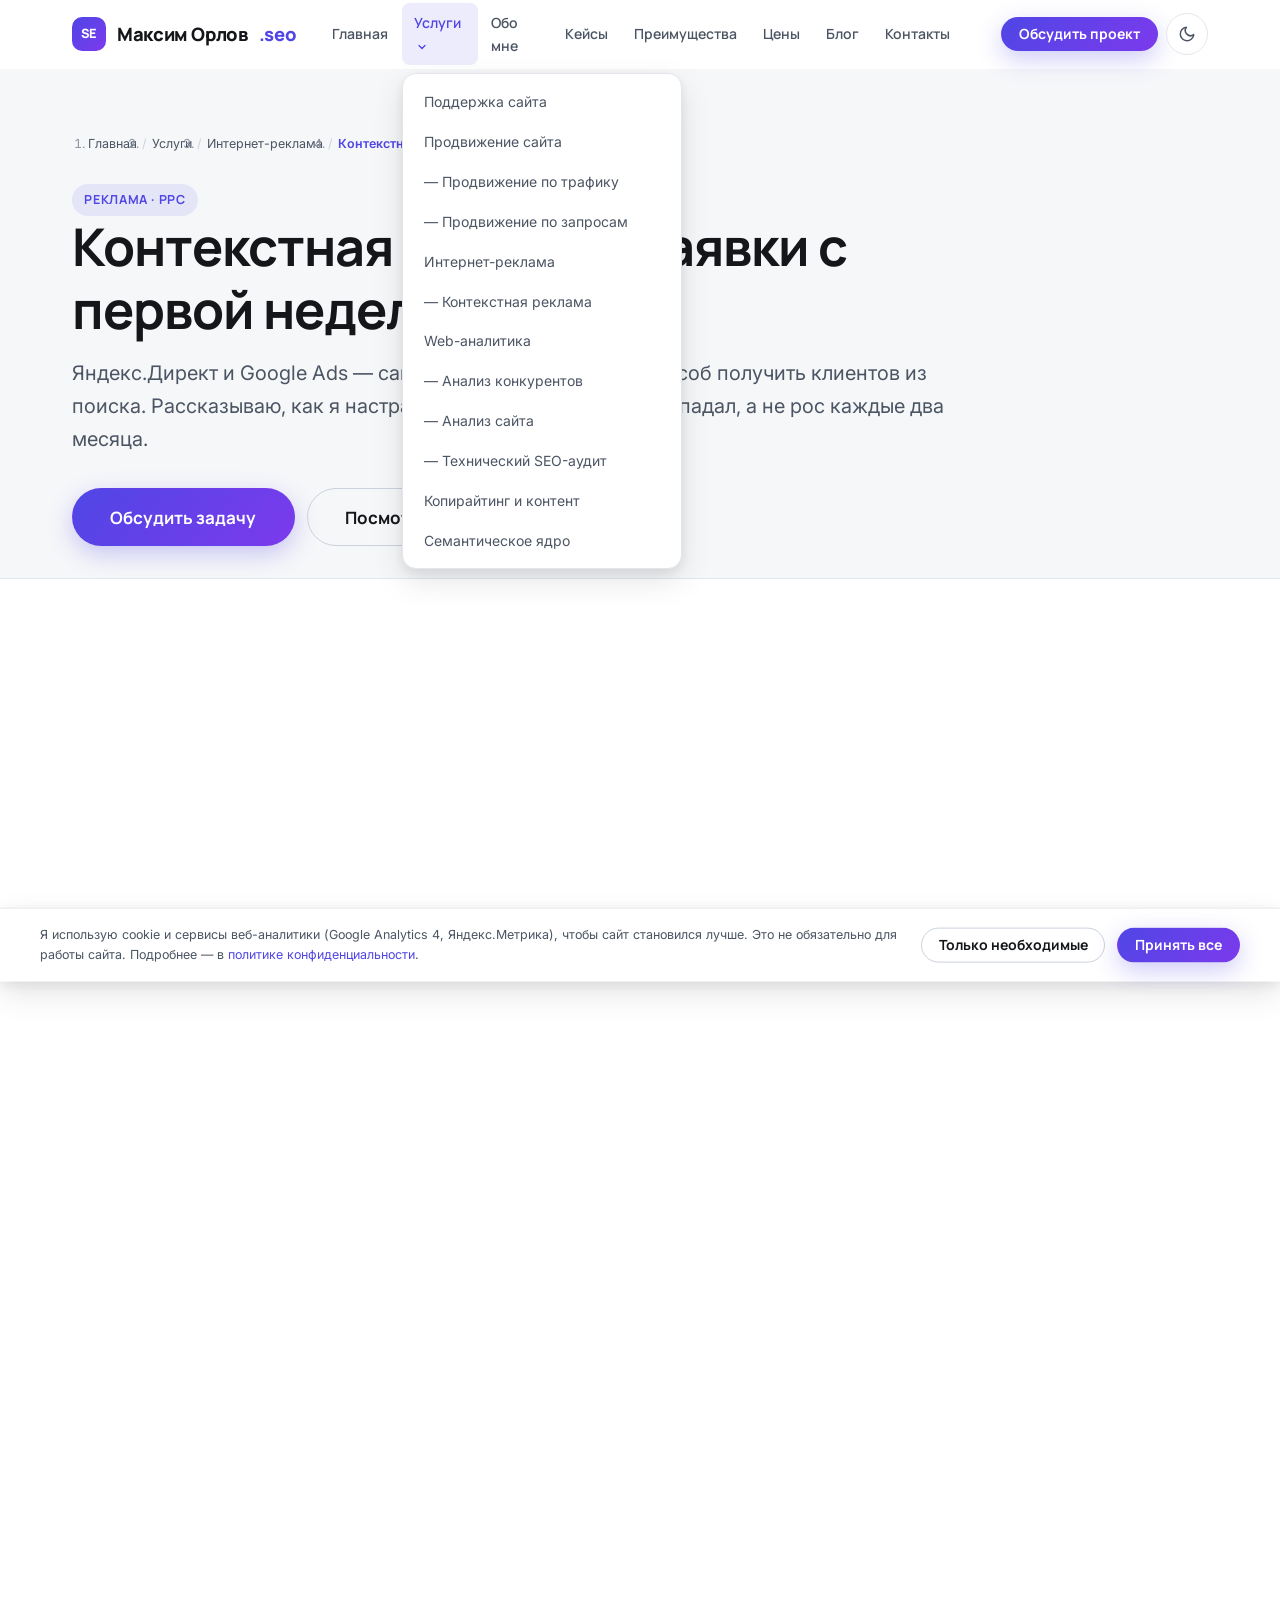
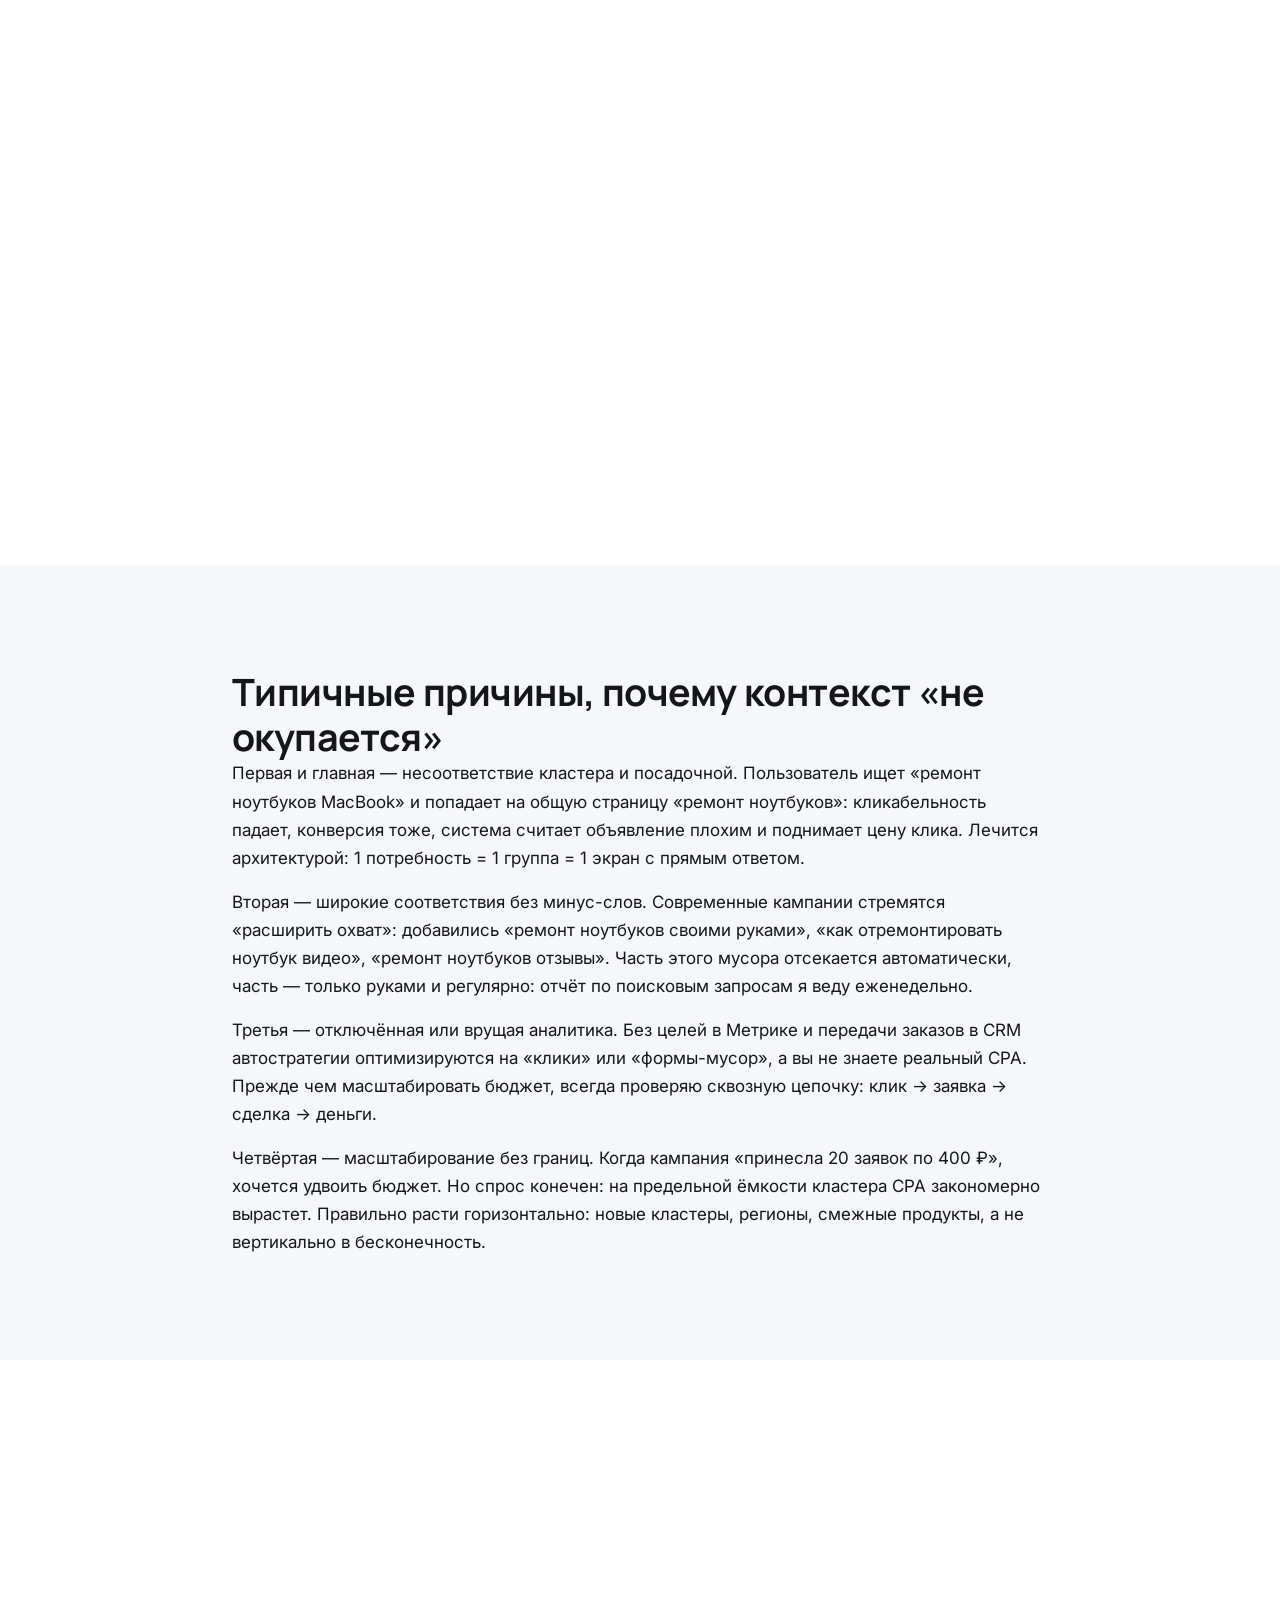
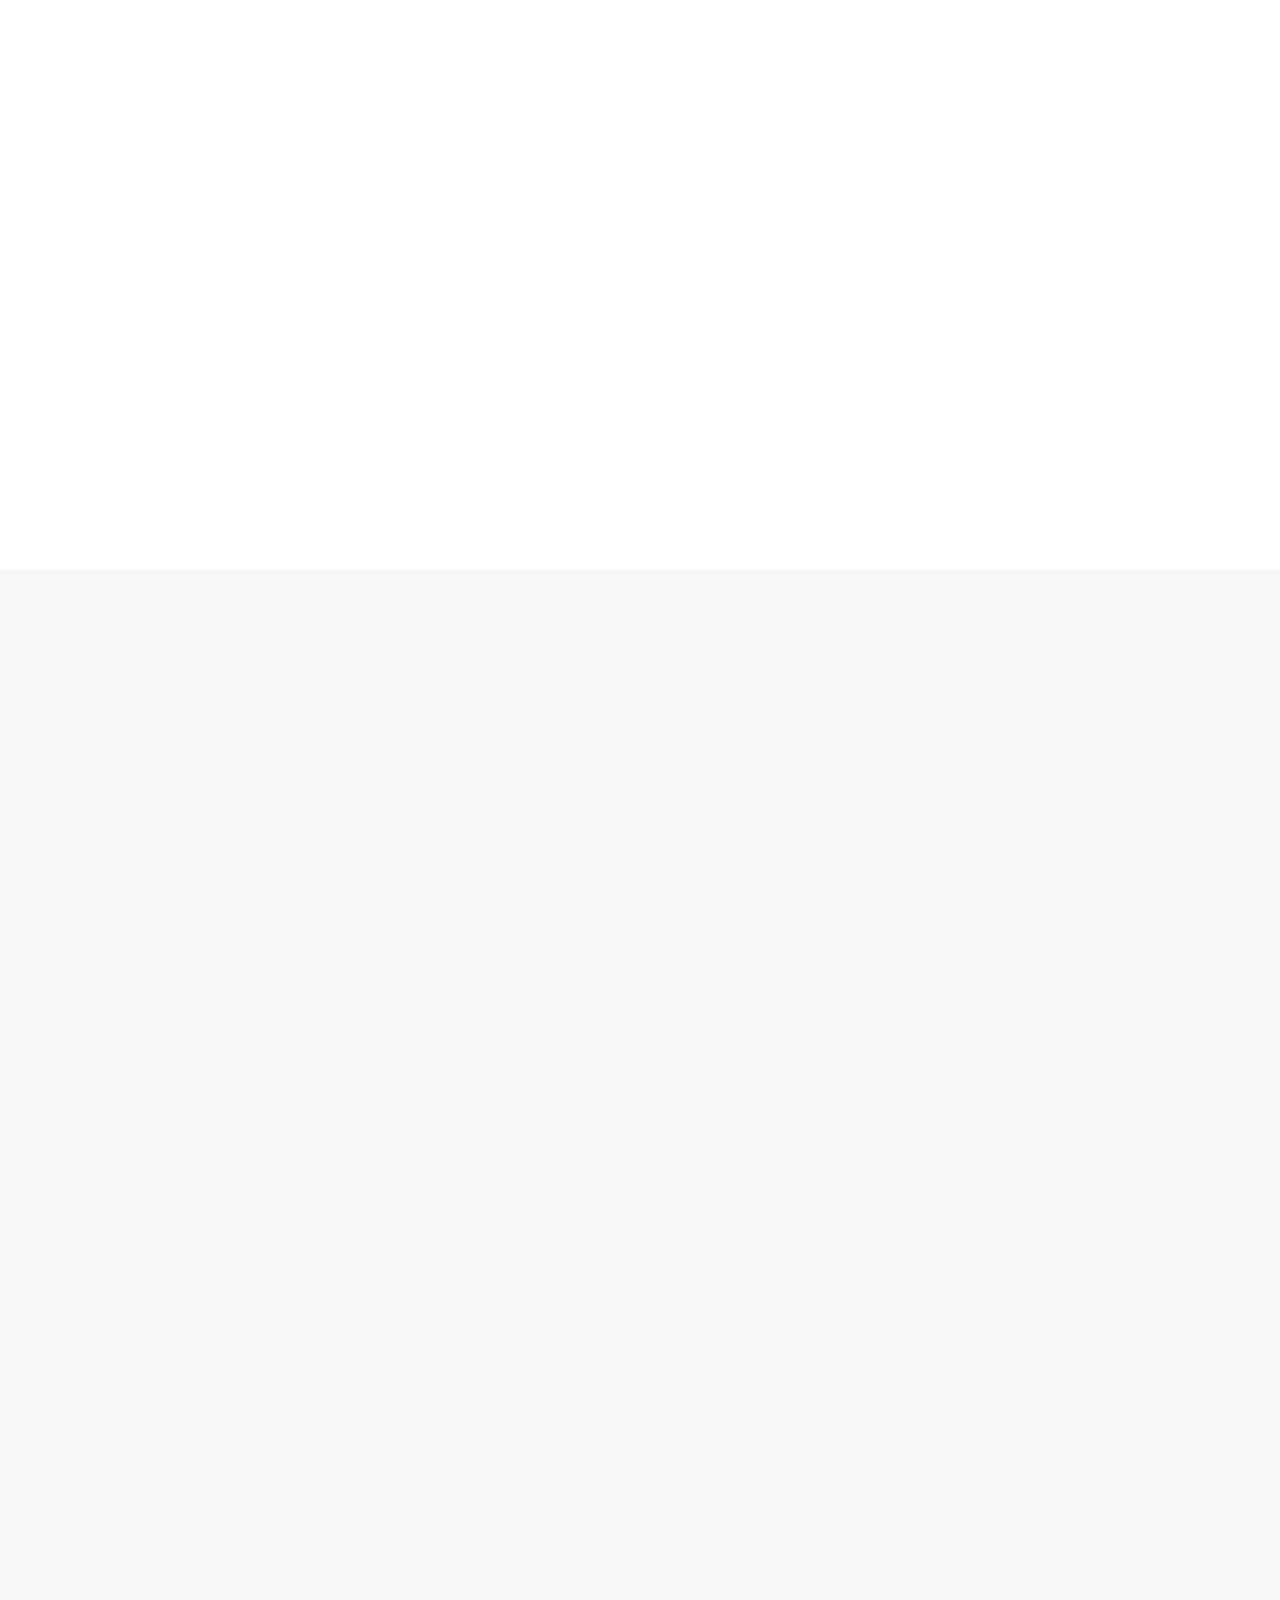
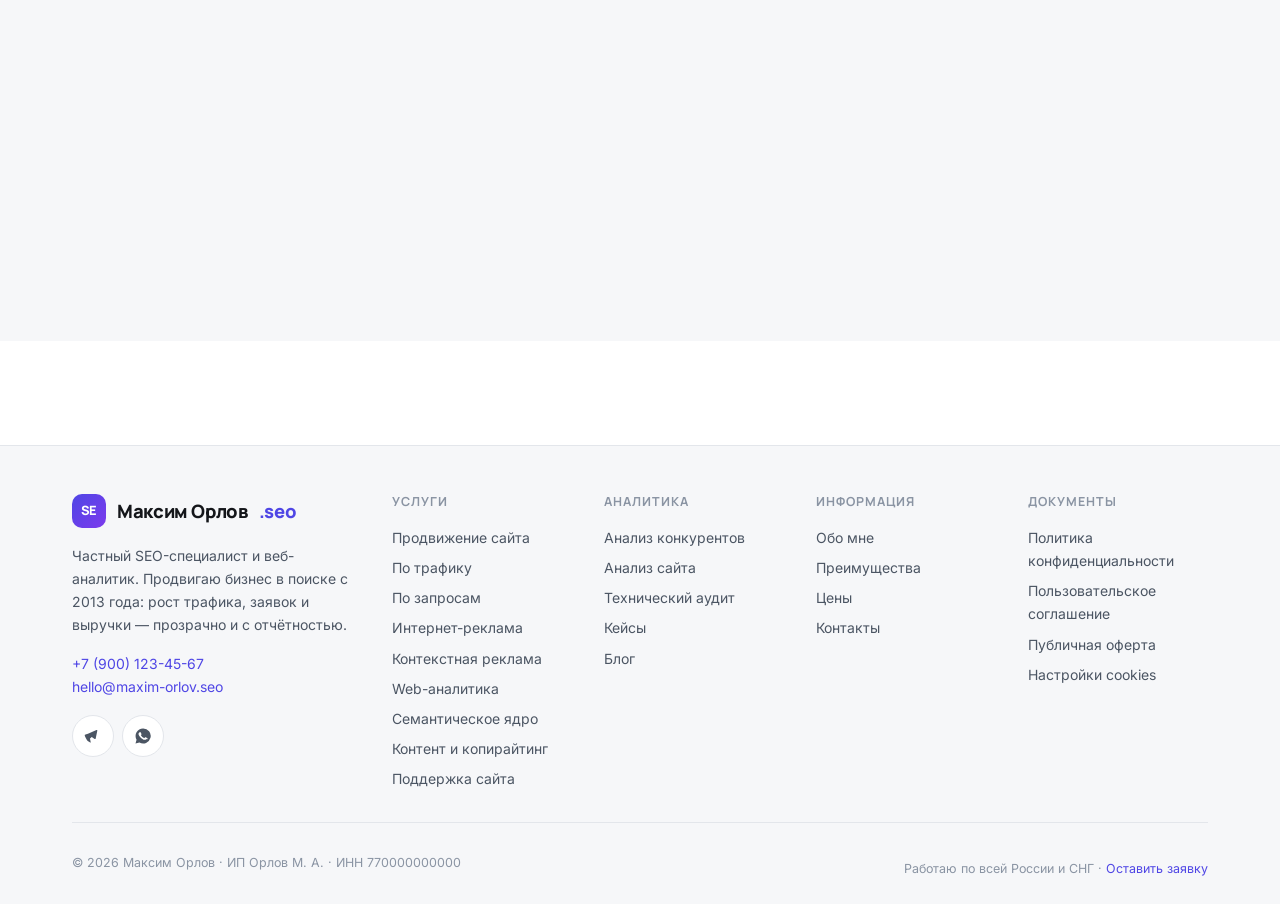
<file: ads-context.html>
<!DOCTYPE html>
<html lang="ru" class="no-js">
<head>
  <meta charset="utf-8">
  <meta name="viewport" content="width=device-width, initial-scale=1">
  <title>Контекстная реклама: Яндекс.Директ и Google Ads — настройка под ключ | Специалист по PPC</title>
  <meta name="description" content="Контекстная реклама под ключ: сбор семантики, объявления, РСЯ, ретаргетинг, автостратегии с контролем, сквозная аналитика и снижение цены заявки. Аудит действующих кампаний бесплатно.">
  <link rel="canonical" href="https://maxim-orlov.seo/ads-context.html">
  <link rel="icon" href="favicon.ico" sizes="any">
  <meta property="og:type" content="article">
  <meta property="og:title" content="Контекстная реклама: Директ и Google Ads">
  <meta property="og:description" content="Контекстная реклама под ключ: сбор семантики, объявления, РСЯ, ретаргетинг, автостратегии с контролем, сквозная аналитика и снижение цены заявки. Аудит действующих кампаний бесплатно.">
  <meta property="og:url" content="https://maxim-orlov.seo/ads-context.html">
  <meta property="og:image" content="https://maxim-orlov.seo/assets/img/og/og-image.png">
  <meta property="og:locale" content="ru_RU">
  <meta name="twitter:card" content="summary_large_image">
  <meta name="theme-color" content="#4f46e5" media="(prefers-color-scheme: light)">
  <meta name="theme-color" content="#0c0e12" media="(prefers-color-scheme: dark)">
  <link rel="preconnect" href="https://fonts.googleapis.com">
  <link rel="preconnect" href="https://fonts.gstatic.com" crossorigin>
  <link rel="stylesheet" href="https://fonts.googleapis.com/css2?family=Inter:wght@400;500;600&family=Manrope:wght@600;700;800&display=swap" media="print" onload="this.media='all'">
  <noscript><link rel="stylesheet" href="https://fonts.googleapis.com/css2?family=Inter:wght@400;500;600&family=Manrope:wght@600;700;800&display=swap"></noscript>
  <style>:root{--c-bg:#fff;--c-text:#14161a;--header-h:68px}body{margin:0;font-family:Inter,system-ui,sans-serif;background:var(--c-bg);color:var(--c-text)}.container{max-width:1200px;margin:0 auto;padding:0 1.25rem}h1{font-size:clamp(2rem,4vw,3.25rem)}</style>
  <link rel="stylesheet" href="assets/css/variables.css">
  <link rel="stylesheet" href="assets/css/reset.css">
  <link rel="stylesheet" href="assets/css/base.css">
  <link rel="stylesheet" href="assets/css/components.css">
  <link rel="stylesheet" href="assets/css/layout.css">
  <link rel="stylesheet" href="assets/css/pages.css">
  <script src="assets/js/theme.js"></script>
  <script type="application/ld+json">
  {
    "@graph": [
      {
        "@context": "https://schema.org",
        "@type": "Service",
        "name": "Контекстная реклама (PPC)",
        "description": "Настройка и ведение контекстной рекламы в Яндекс.Директ и Google Ads: семантика, объявления, стратегии, ретаргетинг, сквозная аналитика.",
        "url": "https://maxim-orlov.seo/ads-context.html",
        "provider": {
          "@type": "Person",
          "name": "Максим Орлов",
          "url": "https://maxim-orlov.seo/about.html",
          "telephone": "+7-900-123-45-67",
          "email": "hello@maxim-orlov.seo"
        },
        "areaServed": "RU",
        "offers": {
          "@type": "Offer",
          "priceCurrency": "RUB",
          "price": "55000",
          "availability": "https://schema.org/InStock"
        }
      },
      {
        "@context": "https://schema.org",
        "@type": "BreadcrumbList",
        "itemListElement": [
          {
            "@type": "ListItem",
            "position": 1,
            "name": "Главная",
            "item": "https://maxim-orlov.seo/"
          },
          {
            "@type": "ListItem",
            "position": 2,
            "name": "Услуги",
            "item": "https://maxim-orlov.seo/ads.html"
          },
          {
            "@type": "ListItem",
            "position": 3,
            "name": "Интернет-реклама",
            "item": "https://maxim-orlov.seo/ads.html"
          },
          {
            "@type": "ListItem",
            "position": 4,
            "name": "Контекстная реклама"
          }
        ]
      }
    ]
  }
  </script>
  <script type="application/ld+json">
  {
    "@context": "https://schema.org",
    "@type": "FAQPage",
    "mainEntity": [
      {
        "@type": "Question",
        "name": "Через сколько появятся первые заявки?",
        "acceptedAnswer": {
          "@type": "Answer",
          "text": "Обычно 3–7 дней до первых заявок, 2–3 недели до стабильного CPA; выводы — после ~50 конверсий."
        }
      },
      {
        "@type": "Question",
        "name": "Сколько стоит ведение контекста?",
        "acceptedAnswer": {
          "@type": "Answer",
          "text": "Запуск — от 45 000 ₽, ведение — от 35 000 ₽/мес в зависимости от объёма кампаний и бюджета."
        }
      },
      {
        "@type": "Question",
        "name": "Работаете с Google Ads в России?",
        "acceptedAnswer": {
          "@type": "Answer",
          "text": "Да, с учётом платёжных и логистических ограничений; обсуждаем специфику до старта."
        }
      }
    ]
  }
  </script>
</head>

<body data-active="ads-context">
  <div id="header-slot"></div>

  <main id="main">
    <section class="page-hero">
      <div class="container">
        <nav class="breadcrumbs" aria-label="Хлебные крошки">
          <ol><li><a href="index.html">Главная</a></li>
          <li><a href="ads.html">Услуги</a></li>
          <li><a href="ads.html">Интернет-реклама</a></li>
          <li><span aria-current="page">Контекстная реклама</span></li></ol>
        </nav>
        <span class="badge">Реклама · PPC</span>
        <h1>Контекстная реклама: заявки с первой недели</h1>
        <p class="lead">Яндекс.Директ и Google Ads — самый быстрый легальный способ получить клиентов из поиска. Рассказываю, как я настраиваю кампании, чтобы CPL падал, а не рос каждые два месяца.</p>
        <div class="hero-ctas" style="margin-top:2rem">
          <a class="btn btn-primary btn-lg" href="#order" data-track="cta_click" data-track-label="ads-context_hero">Обсудить задачу</a>
          <a class="btn btn-outline btn-lg" href="pricing.html">Посмотреть цены</a>
        </div>
      </div>
    </section>
    <section class="section">
      <div class="container">
        <div class="section-head reveal"><p class="section-num">// Что входит</p><h2 id="inc-h">Состав работ по контексту</h2></div>
        <div class="grid-2">
          <article class="card reveal">
            <h3>Новые кампании (запуск под ключ)</h3>
            <ul class="feature-list">
              <li><svg viewBox="0 0 24 24" fill="none" stroke="currentColor" stroke-width="2.5" stroke-linecap="round"><path d="m5 13 4 4L19 7"/></svg>Сбор и кластеризация семантики (Wordstat/Keyword Planner + парсинг), чистка информационного мусора.</li>
              <li><svg viewBox="0 0 24 24" fill="none" stroke="currentColor" stroke-width="2.5" stroke-linecap="round"><path d="m5 13 4 4L19 7"/></svg>Минус-слова на старте и динамически по отчётам поисковых запросов.</li>
              <li><svg viewBox="0 0 24 24" fill="none" stroke="currentColor" stroke-width="2.5" stroke-linecap="round"><path d="m5 13 4 4L19 7"/></svg>Группы объявлений 1:1 к кластерам, релевантные заголовки, быстрые ссылки, уточнения, прайсы.</li>
              <li><svg viewBox="0 0 24 24" fill="none" stroke="currentColor" stroke-width="2.5" stroke-linecap="round"><path d="m5 13 4 4L19 7"/></svg>РСЯ/Display: креативы, модерация площадок, офер-таргетинг.</li>
              <li><svg viewBox="0 0 24 24" fill="none" stroke="currentColor" stroke-width="2.5" stroke-linecap="round"><path d="m5 13 4 4L19 7"/></svg>Ретаргетинг/remarketing: брошенные корзины, вернувшиеся, look-alike.</li>
              <li><svg viewBox="0 0 24 24" fill="none" stroke="currentColor" stroke-width="2.5" stroke-linecap="round"><path d="m5 13 4 4L19 7"/></svg>Цели, UTM-стандарт, интеграция с CRM, calltracking (при необходимости).</li>
            </ul>
          </article>
          <article class="card reveal reveal-delay-1">
            <h3>Аудит действующих кампаний</h3>
            <ul class="feature-list">
              <li><svg viewBox="0 0 24 24" fill="none" stroke="currentColor" stroke-width="2.5" stroke-linecap="round"><path d="m5 13 4 4L19 7"/></svg>Разбор структуры: потери на широком матчинге, каннибализация, дубли кластеров.</li>
              <li><svg viewBox="0 0 24 24" fill="none" stroke="currentColor" stroke-width="2.5" stroke-linecap="round"><path d="m5 13 4 4L19 7"/></svg>Ставки и стратегии: где авто-стратегии работают против CPA, где пора включать.</li>
              <li><svg viewBox="0 0 24 24" fill="none" stroke="currentColor" stroke-width="2.5" stroke-linecap="round"><path d="m5 13 4 4L19 7"/></svg>Качество посадочных: скорость, релевантность, конверсионность (с тепловыми картами).</li>
              <li><svg viewBox="0 0 24 24" fill="none" stroke="currentColor" stroke-width="2.5" stroke-linecap="round"><path d="m5 13 4 4L19 7"/></svg>Аналитика: корректность целей, атрибуция, реальный CPA по источникам.</li>
              <li><svg viewBox="0 0 24 24" fill="none" stroke="currentColor" stroke-width="2.5" stroke-linecap="round"><path d="m5 13 4 4L19 7"/></svg>Отчёт: находки с оценкой потенциала экономии + план внедрения на 4 недели.</li>
            </ul>
          </article>
        </div>
      </div>
    </section>
    <section class="section">
      <div class="container">
        <div class="grid-3">
          <article class="card card-hover reveal">
            <div class="card-icon"><svg viewBox="0 0 24 24" fill="none" stroke="currentColor" stroke-width="2"><circle cx="12" cy="12" r="9"/><circle cx="12" cy="12" r="5"/><circle cx="12" cy="12" r="1"/></svg></div>
            <h3>Поиск: горячий спрос</h3>
            <p class="text-soft small">Объявления под запросы с коммерческим интентом. Здесь платят за позицию — но выигрывает тот, у кого лучше CTR и посадочная: качество снижает цену клика на 20–50%.</p>
          </article>
          <article class="card card-hover reveal">
            <div class="card-icon"><svg viewBox="0 0 24 24" fill="none" stroke="currentColor" stroke-width="2" stroke-linecap="round"><path d="M3 11v3l11 4V6L3 9v2z"/><path d="M18 8a4 4 0 0 1 0 8"/></svg></div>
            <h3>РСЯ и Медийка: догоняющие</h3>
            <p class="text-soft small">Картинки и баннеры по интересам и ретаргетингу. Дешёвый охват, который аккуратный специалист превращает в контролируемый канал, а не в свалку.</p>
          </article>
          <article class="card card-hover reveal">
            <div class="card-icon"><svg viewBox="0 0 24 24" fill="none" stroke="currentColor" stroke-width="2" stroke-linecap="round"><path d="M21 12a9 9 0 1 1-3-6.7L21 8"/><path d="M21 3v5h-5"/></svg></div>
            <h3>Смарт-баннеры и каталоги</h3>
            <p class="text-soft small">Автообъявления для магазинов по фидам: товары, остатки, цены. Настройка фидов и сегментов — отдельная дисциплина, экономящая десятки часов.</p>
          </article>
          <article class="card card-hover reveal reveal-delay-1">
            <div class="card-icon"><svg viewBox="0 0 24 24" fill="none" stroke="currentColor" stroke-width="2" stroke-linecap="round"><path d="M3 3v18h18"/><path d="m7 15 4-4 3 3 5-6"/></svg></div>
            <h3>Автостратегии с мозгами</h3>
            <p class="text-soft small">Плавающие биддеры, «максимум конверсий» с ограничением CPA, сегментация кампаний под стратегии. Авто — хорошо, слепое авто — дорого.</p>
          </article>
          <article class="card card-hover reveal reveal-delay-2">
            <div class="card-icon"><svg viewBox="0 0 24 24" fill="none" stroke="currentColor" stroke-width="2"><path d="M2 12s3.5-7 10-7 10 7 10 7-3.5 7-10 7-10-7-10-7z"/><circle cx="12" cy="12" r="3"/></svg></div>
            <h3>Контроль качества лидов</h3>
            <p class="text-soft small">Связка с CRM: смотрим не «сколько заявок», а сколько стало сделками. Режем площадки и ключи, которые дают мусор.</p>
          </article>
          <article class="card card-hover reveal reveal-delay-3">
            <div class="card-icon"><svg viewBox="0 0 24 24" fill="none" stroke="currentColor" stroke-width="2" stroke-linecap="round"><path d="M14 2H6a2 2 0 0 0-2 2v16a2 2 0 0 0 2 2h12a2 2 0 0 0 2-2V8z"/><path d="M14 2v6h6M8 13h8M8 17h5"/></svg></div>
            <h3>Отчётность по выручке</h3>
            <p class="text-soft small">Еженеделька в Telegram, ежемесячный отчёт: расход → клики → лиды → CPC/CR → CPA → ROMI по каждой кампании.</p>
          </article>
        </div>
      </div>
    </section>
    <section class="section prose section-alt" aria-labelledby="Типичн-sec">
      <div class="container" style="max-width:880px">
        <h2 id="Типичн-sec">Типичные причины, почему контекст «не окупается»</h2>
        <div class="stack">
        <p>Первая и главная — несоответствие кластера и посадочной. Пользователь ищет «ремонт ноутбуков MacBook» и попадает на общую страницу «ремонт ноутбуков»: кликабельность падает, конверсия тоже, система считает объявление плохим и поднимает цену клика. Лечится архитектурой: 1 потребность = 1 группа = 1 экран с прямым ответом.</p>
        <p>Вторая — широкие соответствия без минус-слов. Современные кампании стремятся «расширить охват»: добавились «ремонт ноутбуков своими руками», «как отремонтировать ноутбук видео», «ремонт ноутбуков отзывы». Часть этого мусора отсекается автоматически, часть — только руками и регулярно: отчёт по поисковым запросам я веду еженедельно.</p>
        <p>Третья — отключённая или врущая аналитика. Без целей в Метрике и передачи заказов в CRM автостратегии оптимизируются на «клики» или «формы-мусор», а вы не знаете реальный CPA. Прежде чем масштабировать бюджет, всегда проверяю сквозную цепочку: клик → заявка → сделка → деньги.</p>
        <p>Четвёртая — масштабирование без границ. Когда кампания «принесла 20 заявок по 400 ₽», хочется удвоить бюджет. Но спрос конечен: на предельной ёмкости кластера CPA закономерно вырастет. Правильно расти горизонтально: новые кластеры, регионы, смежные продукты, а не вертикально в бесконечность.</p>
        
        </div>
      </div>
    </section>
    <section class="section" aria-labelledby="ctx-proc-h">
      <div class="container grid-2">
        <div class="reveal">
          <p class="section-num">// Гипотезы</p>
          <h2 id="ctx-proc-h">Откуда берутся winning-кампании</h2>
          <p class="lead">Каждая кампания — проверяемая гипотеза с плановым kill-критерием.</p>
        </div>
        <div class="steps reveal reveal-delay-1">
          <div class="step"><h3>Спрос</h3><p>Какие кластеры реально конвертят? Проверяем узкими кампаниями с ручным управлением 2 недели.</p></div>
          <div class="step"><h3>Оффер</h3><p>Что обещаем: цена, срок, гарантия, рассрочка, выезд? A/B на уровне групп объявлений и страниц.</p></div>
          <div class="step"><h3>Аудитория</h3><p>Кто платит: новые/вернувшиеся, гео-сегменты, устройства. Корректировки ставок и отдельные кампании.</p></div>
          <div class="step"><h3>Канал</h3><p>Поиск vs РСЯ vs Мастер: распределяем бюджет по CPA, а не по «где красивее отчёт».</p></div>
        </div>
      </div>
    </section>
    <section class="section section-alt" aria-labelledby="faq-h">
      <div class="container" style="max-width:880px">
        <div class="section-head center reveal">
          <p class="section-num">// FAQ</p>
          <h2 id="faq-h">Частые вопросы</h2>
        </div>
        <div class="faq reveal">
          <details class="faq-item">
            <summary>Через сколько появятся первые заявки?<span class="faq-icon" aria-hidden="true"></span></summary>
            <div class="faq-body"><p>Сразу после модерации и обучения автостратегии: обычно 3–7 дней до первых конверсий, 2–3 недели до выхода на стабильный CPA. Полноценные выводы — после накопления ~50 конверсий на кампанию.</p></div>
          </details>
          <details class="faq-item">
            <summary>Сколько стоит ведение контекста?<span class="faq-icon" aria-hidden="true"></span></summary>
            <div class="faq-body"><p>Запуск под ключ — от 45 000 ₽ разово; абонентское ведение — от 35 000 ₽/мес в зависимости от количества кампаний и бюджета. Тарифы с составом: <a href="pricing.html">страница цен</a>.</p></div>
          </details>
          <details class="faq-item">
            <summary>Работаете с Google Ads в России?<span class="faq-icon" aria-hidden="true"></span></summary>
            <div class="faq-body"><p>Да, с учётом специфики: платёжные и логистические ограничения, альтернативные способы оплаты, фокус на зарубежных рынках и Ru-аудиторию на доступных площадках. Обсуждаем ситуацию до старта, чтобы не было сюрпризов.</p></div>
          </details>
        </div>
      </div>
    </section>

    <section class="section section-alt" id="order" aria-labelledby="order-h">
      <div class="container">
        <div class="grid-2">
          <div class="reveal">
            <h2 id="order-h">Запуск или аудит контекста</h2>
            <p class="lead">Опишите продукт и регион — вернусь со схемой кампаний и прогнозом цены заявки в течение дня.</p>
            <ul class="feature-list">
              <li><svg viewBox="0 0 24 24" fill="none" stroke="currentColor" stroke-width="2.5" stroke-linecap="round"><path d="m5 13 4 4L19 7"/></svg>Ответ в течение 2 часов в рабочее время;</li>
              <li><svg viewBox="0 0 24 24" fill="none" stroke="currentColor" stroke-width="2.5" stroke-linecap="round"><path d="m5 13 4 4L19 7"/></svg>Бесплатная экспресс-диагностика перед сделкой;</li>
              <li><svg viewBox="0 0 24 24" fill="none" stroke="currentColor" stroke-width="2.5" stroke-linecap="round"><path d="m5 13 4 4L19 7"/></svg>Договор, счёт, закрывающие документы.</li>
            </ul>
            <p class="small text-mute" style="margin-top:1.5rem">Или напрямую: <a href="https://t.me/maxim_orlov_seo" target="_blank" rel="noopener nofollow">Telegram</a> · <a href="tel:+79001234567">+7 (900) 123-45-67</a></p>
          </div>
          <div class="card reveal reveal-delay-1">
            <form data-form="lead-ads-context" data-endpoint="https://formspree.io/f/xxxxxxxx" class="form" novalidate>
              <div class="form-row">
                <div class="field">
                  <label for="o-name">Имя <span class="req">*</span></label>
                  <input class="input" id="o-name" name="name" type="text" required autocomplete="name" data-validate="name">
                  <p class="field-error" aria-live="polite"></p>
                </div>
                <div class="field">
                  <label for="o-contact">Telegram / e-mail <span class="req">*</span></label>
                  <input class="input" id="o-contact" name="contact" type="text" required data-validate="email">
                  <p class="field-error" aria-live="polite"></p>
                </div>
              </div>
              <div class="field">
                <label for="o-site">Сайт</label>
                <input class="input" id="o-site" name="site" type="text" placeholder="https://...">
                <p class="field-error" aria-live="polite"></p>
              </div>
              <div class="field">
                <label for="o-msg">Задача <span class="req">*</span></label>
                <textarea class="textarea" id="o-msg" name="message" required data-validate="text"></textarea>
                <p class="field-error" aria-live="polite"></p>
              </div>
              <input type="text" name="_gotcha" hidden data-hp tabindex="-1" autocomplete="off">
              <label class="checkbox"><input type="checkbox" name="consent" required> Соглашаюсь с <a href="privacy.html">политикой конфиденциальности</a></label>
              <button class="btn btn-primary btn-block btn-lg" type="submit">Отправить</button>
              <p class="form-status" data-form-status aria-live="polite"></p>
            </form>
          </div>
        </div>
      </div>
    </section>
  </main>

  <div id="footer-slot"></div>
  <script src="assets/js/include.js"></script>
  <script type="module" src="assets/js/main.js"></script>
</body>
</html>
</file>
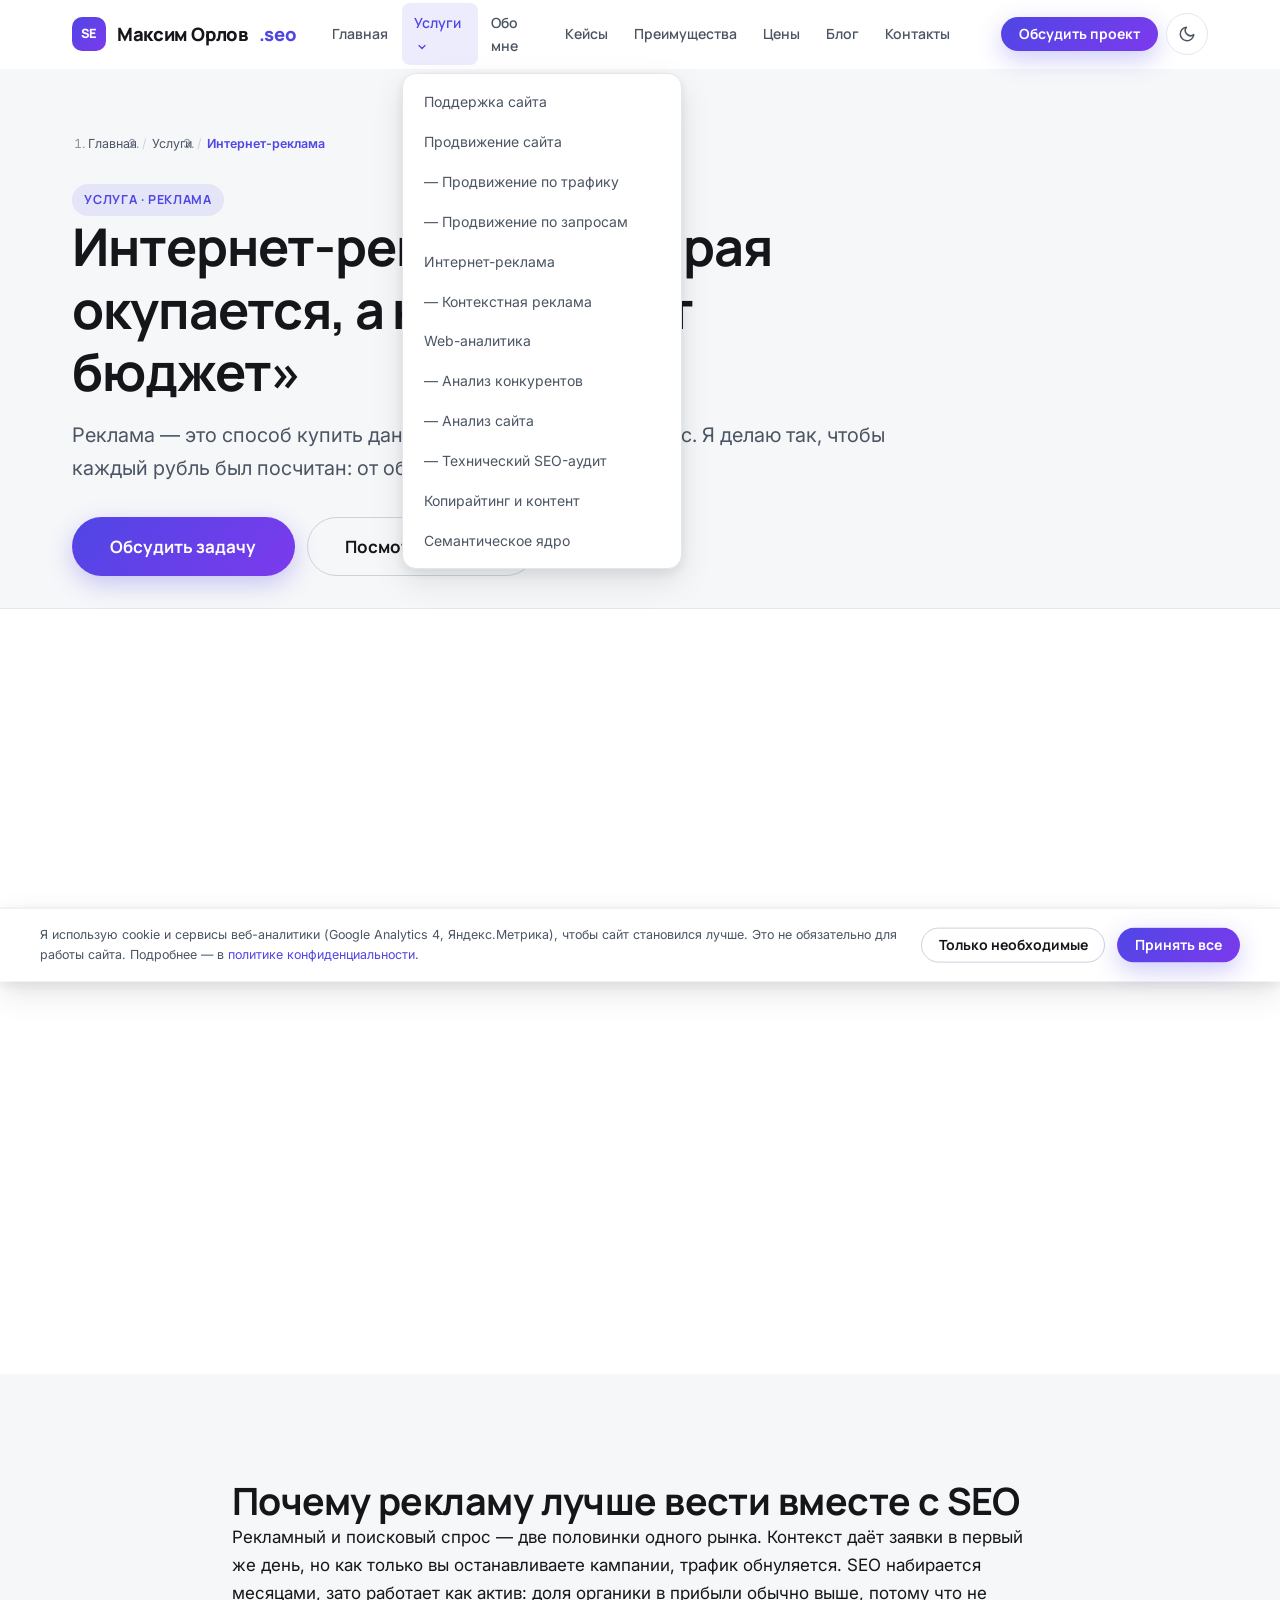
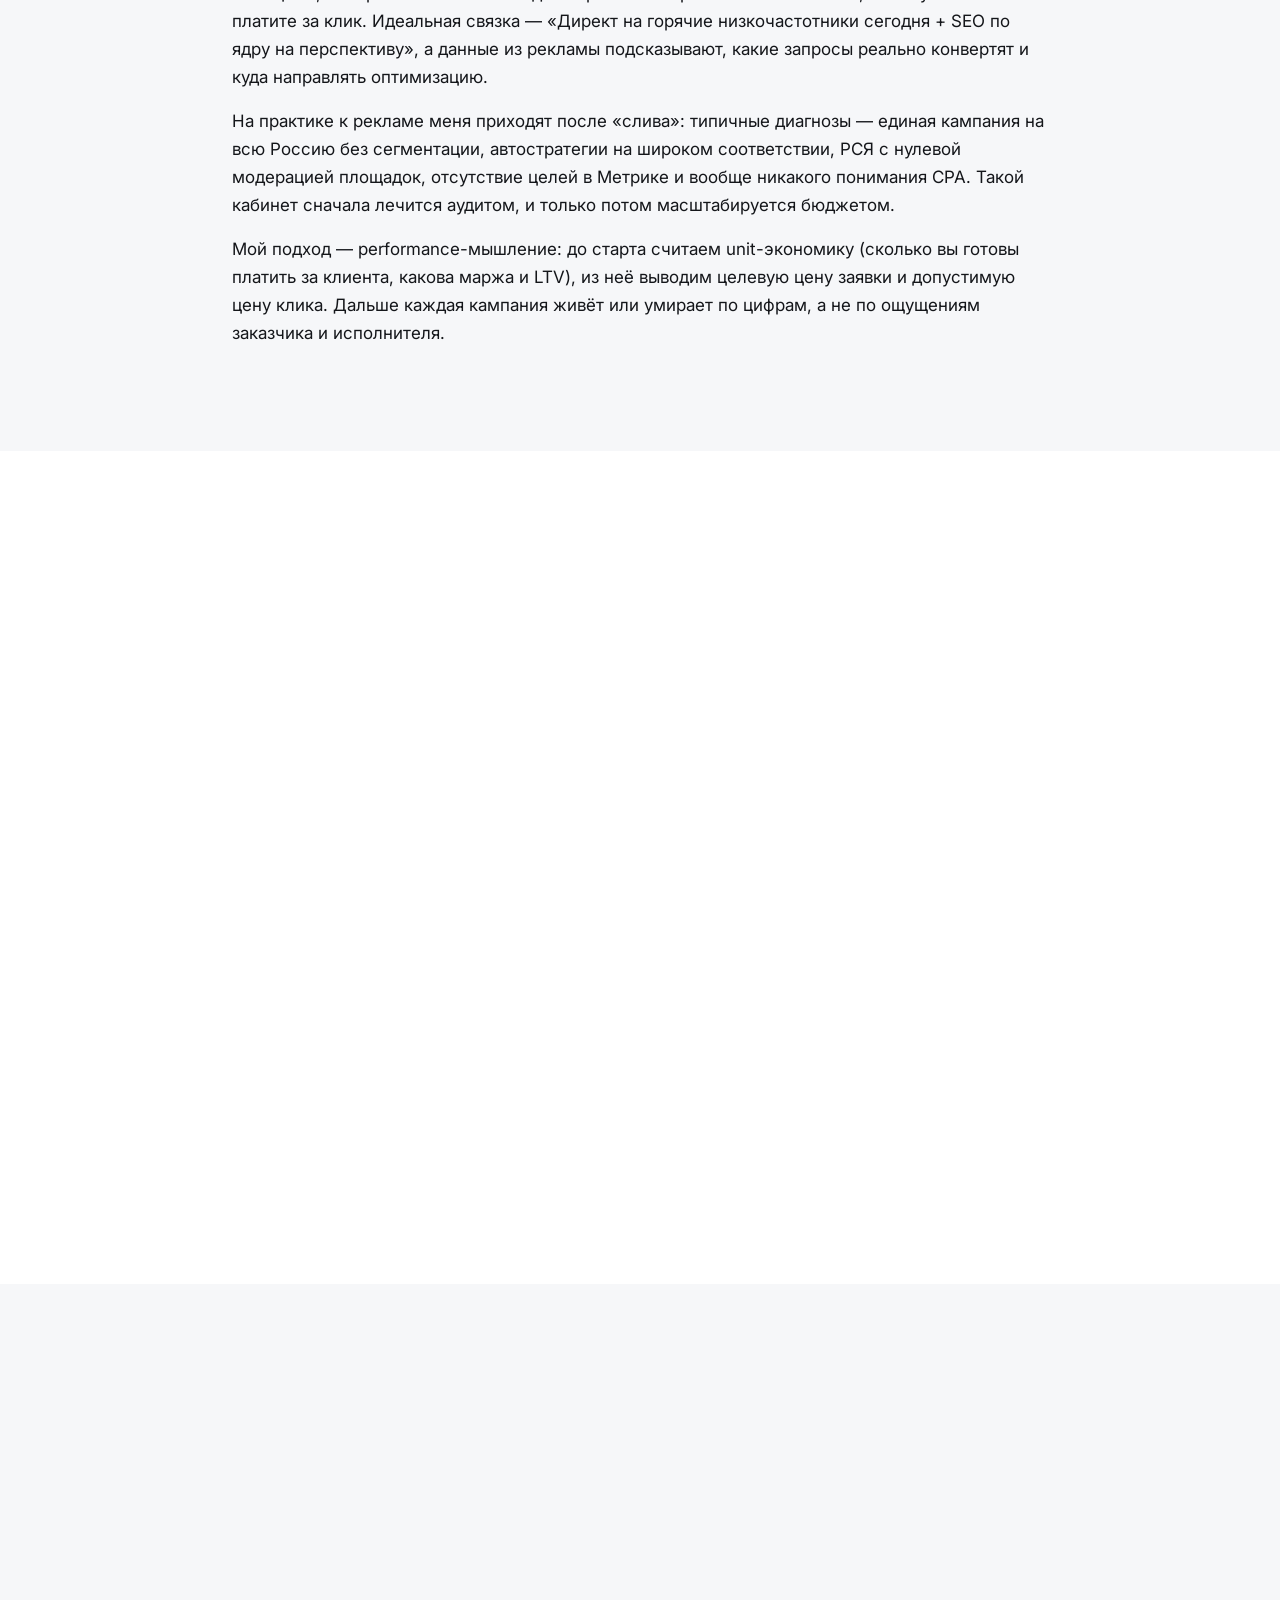
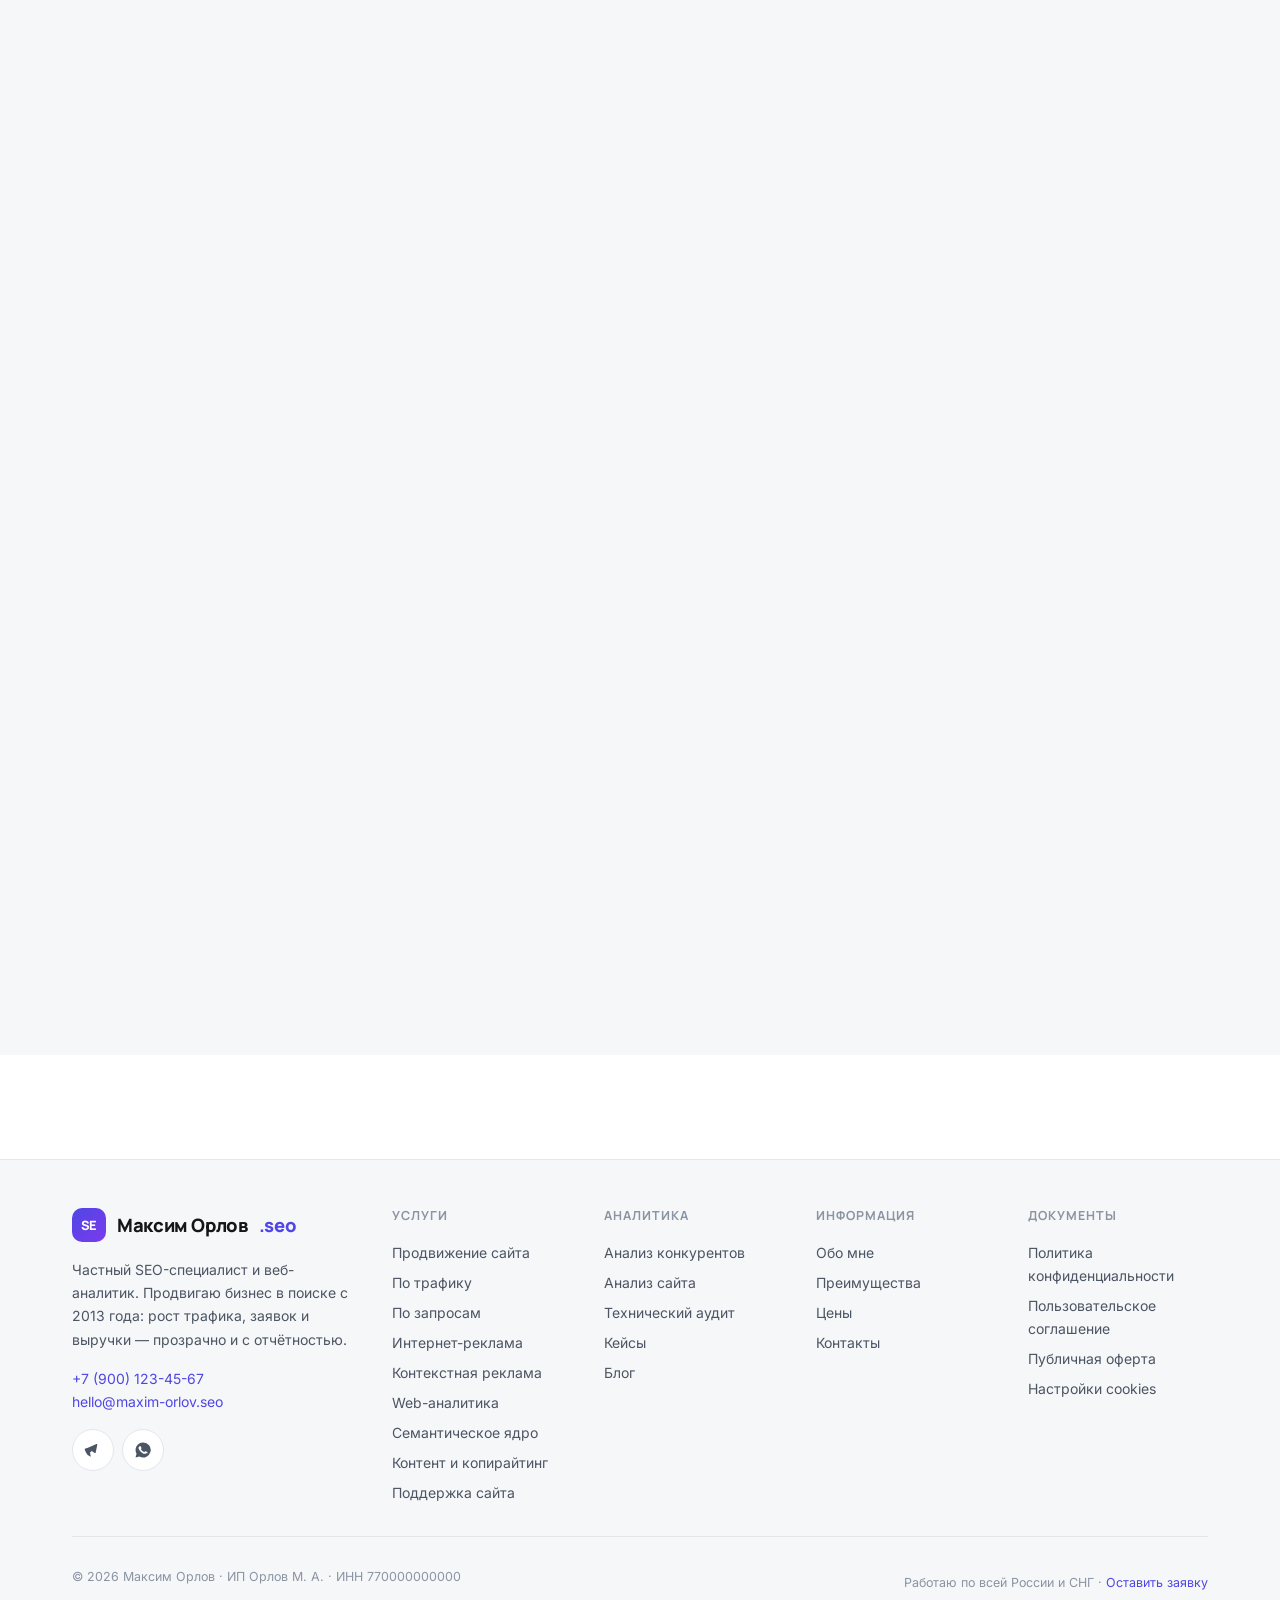
<file: ads.html>
<!DOCTYPE html>
<html lang="ru" class="no-js">
<head>
  <meta charset="utf-8">
  <meta name="viewport" content="width=device-width, initial-scale=1">
  <title>Интернет-реклама: Яндекс.Директ и Google Ads — настройка и ведение | Частный специалист</title>
  <meta name="description" content="Настройка и ведение контекстной и таргетированной рекламы: Яндекс.Директ, Google Ads, VK Ads. Аудит кампаний, снижение цены заявки, сквозная аналитика. От 35 000 ₽/мес.">
  <link rel="canonical" href="https://maxim-orlov.seo/ads.html">
  <link rel="icon" href="favicon.ico" sizes="any">
  <meta property="og:type" content="article">
  <meta property="og:title" content="Интернет-реклама: Директ, Google Ads, таргет">
  <meta property="og:description" content="Настройка и ведение контекстной и таргетированной рекламы: Яндекс.Директ, Google Ads, VK Ads. Аудит кампаний, снижение цены заявки, сквозная аналитика. От 35 000 ₽/мес.">
  <meta property="og:url" content="https://maxim-orlov.seo/ads.html">
  <meta property="og:image" content="https://maxim-orlov.seo/assets/img/og/og-image.png">
  <meta property="og:locale" content="ru_RU">
  <meta name="twitter:card" content="summary_large_image">
  <meta name="theme-color" content="#4f46e5" media="(prefers-color-scheme: light)">
  <meta name="theme-color" content="#0c0e12" media="(prefers-color-scheme: dark)">
  <link rel="preconnect" href="https://fonts.googleapis.com">
  <link rel="preconnect" href="https://fonts.gstatic.com" crossorigin>
  <link rel="stylesheet" href="https://fonts.googleapis.com/css2?family=Inter:wght@400;500;600&family=Manrope:wght@600;700;800&display=swap" media="print" onload="this.media='all'">
  <noscript><link rel="stylesheet" href="https://fonts.googleapis.com/css2?family=Inter:wght@400;500;600&family=Manrope:wght@600;700;800&display=swap"></noscript>
  <style>:root{--c-bg:#fff;--c-text:#14161a;--header-h:68px}body{margin:0;font-family:Inter,system-ui,sans-serif;background:var(--c-bg);color:var(--c-text)}.container{max-width:1200px;margin:0 auto;padding:0 1.25rem}h1{font-size:clamp(2rem,4vw,3.25rem)}</style>
  <link rel="stylesheet" href="assets/css/variables.css">
  <link rel="stylesheet" href="assets/css/reset.css">
  <link rel="stylesheet" href="assets/css/base.css">
  <link rel="stylesheet" href="assets/css/components.css">
  <link rel="stylesheet" href="assets/css/layout.css">
  <link rel="stylesheet" href="assets/css/pages.css">
  <script src="assets/js/theme.js"></script>
  <script type="application/ld+json">
  {
    "@graph": [
      {
        "@context": "https://schema.org",
        "@type": "Service",
        "name": "Интернет-реклама (performance marketing)",
        "description": "Настройка и ведение Яндекс.Директ, Google Ads, медийной и таргетированной рекламы; аудит кампаний, сквозная аналитика, снижение цены заявки.",
        "url": "https://maxim-orlov.seo/ads.html",
        "provider": {
          "@type": "Person",
          "name": "Максим Орлов",
          "url": "https://maxim-orlov.seo/about.html",
          "telephone": "+7-900-123-45-67",
          "email": "hello@maxim-orlov.seo"
        },
        "areaServed": "RU",
        "offers": {
          "@type": "Offer",
          "priceCurrency": "RUB",
          "price": "55000",
          "availability": "https://schema.org/InStock"
        }
      },
      {
        "@context": "https://schema.org",
        "@type": "BreadcrumbList",
        "itemListElement": [
          {
            "@type": "ListItem",
            "position": 1,
            "name": "Главная",
            "item": "https://maxim-orlov.seo/"
          },
          {
            "@type": "ListItem",
            "position": 2,
            "name": "Услуги",
            "item": "https://maxim-orlov.seo/promotion.html"
          },
          {
            "@type": "ListItem",
            "position": 3,
            "name": "Интернет-реклама"
          }
        ]
      }
    ]
  }
  </script>
  <script type="application/ld+json">
  {
    "@context": "https://schema.org",
    "@type": "FAQPage",
    "mainEntity": [
      {
        "@type": "Question",
        "name": "Какой минимальный рекламный бюджет имеет смысл?",
        "acceptedAnswer": {
          "@type": "Answer",
          "text": "От 60–90 тыс. ₽/мес для регионов, 150–300 тыс. для Москвы. На малых бюджетах — сначала SEO и узкие кампании."
        }
      },
      {
        "@type": "Question",
        "name": "Вы берёте процент от бюджета?",
        "acceptedAnswer": {
          "@type": "Answer",
          "text": "Нет: фиксированная абонплата + бонус за выполнение плана по CPA. Модель мотивирует снижать цену заявки."
        }
      },
      {
        "@type": "Question",
        "name": "Сможете работать с моими подрядчиками по дизайну/сайту?",
        "acceptedAnswer": {
          "@type": "Answer",
          "text": "Да: готовлю ТЗ на посадочные и правки, контролирую корректность целей, UTM и скорость страниц."
        }
      }
    ]
  }
  </script>
</head>

<body data-active="ads">
  <div id="header-slot"></div>

  <main id="main">
    <section class="page-hero">
      <div class="container">
        <nav class="breadcrumbs" aria-label="Хлебные крошки">
          <ol><li><a href="index.html">Главная</a></li>
          <li><a href="promotion.html">Услуги</a></li>
          <li><span aria-current="page">Интернет-реклама</span></li></ol>
        </nav>
        <span class="badge">Услуга · Реклама</span>
        <h1>Интернет-реклама, которая окупается, а не «сливает бюджет»</h1>
        <p class="lead">Реклама — это способ купить данные и выручку здесь и сейчас. Я делаю так, чтобы каждый рубль был посчитан: от объявления до сделки в CRM.</p>
        <div class="hero-ctas" style="margin-top:2rem">
          <a class="btn btn-primary btn-lg" href="#order" data-track="cta_click" data-track-label="ads_hero">Обсудить задачу</a>
          <a class="btn btn-outline btn-lg" href="pricing.html">Посмотреть цены</a>
        </div>
      </div>
    </section>
    <section class="section">
      <div class="container">
        <div class="grid-3">
          <article class="card card-hover reveal">
            <div class="card-icon"><svg viewBox="0 0 24 24" fill="none" stroke="currentColor" stroke-width="2" stroke-linecap="round"><circle cx="11" cy="11" r="7"/><path d="m21 21-4.3-4.3"/></svg></div>
            <h3>Яндекс.Директ</h3>
            <p class="text-soft small">Поиск, РСЯ, магазины, мастер кампаний, смарт-баннеры, ретаргетинг. Ручное управление ставками там, где авто-стратегии жгут бюджет.</p>
          </article>
          <article class="card card-hover reveal">
            <div class="card-icon"><svg viewBox="0 0 24 24" fill="none" stroke="currentColor" stroke-width="2" stroke-linecap="round"><path d="M3 11v3l11 4V6L3 9v2z"/><path d="M18 8a4 4 0 0 1 0 8"/></svg></div>
            <h3>Google Ads</h3>
            <p class="text-soft small">Search, PMax с осторожностью, Display, YouTube. Обязательная адаптация креативов и офферов под западную аудиторию/рынки.</p>
          </article>
          <article class="card card-hover reveal">
            <div class="card-icon"><svg viewBox="0 0 24 24" fill="none" stroke="currentColor" stroke-width="2"><circle cx="12" cy="12" r="9"/><circle cx="12" cy="12" r="5"/><circle cx="12" cy="12" r="1"/></svg></div>
            <h3>Таргет и соцсети</h3>
            <p class="text-soft small">VK Ads, Telegram Ads, myTarget — для имиджевых и лидогенерационных связок, где важно качество лида, а не только цена.</p>
          </article>
          <article class="card card-hover reveal reveal-delay-1">
            <div class="card-icon"><svg viewBox="0 0 24 24" fill="none" stroke="currentColor" stroke-width="2" stroke-linecap="round"><path d="M3 3v18h18"/><path d="m7 15 4-4 3 3 5-6"/></svg></div>
            <h3>Сквозная аналитика</h3>
            <p class="text-soft small">Интеграция с CRM (amoCRM, Битрикс24, RetailCRM): стоимость лида, CPL→CPA, ROPO-цепочки, отчёты по выручке из рекламы.</p>
          </article>
          <article class="card card-hover reveal reveal-delay-2">
            <div class="card-icon"><svg viewBox="0 0 24 24" fill="none" stroke="currentColor" stroke-width="2" stroke-linecap="round"><path d="M21 12a9 9 0 1 1-3-6.7L21 8"/><path d="M21 3v5h-5"/></svg></div>
            <h3>A/B-тестирования</h3>
            <p class="text-soft small">Объявления, офферы, посадочные, аудитории. Тесты планируем пачками и меряем статзначимо, а не «показалось».</p>
          </article>
          <article class="card card-hover reveal reveal-delay-3">
            <div class="card-icon"><svg viewBox="0 0 24 24" fill="none" stroke="currentColor" stroke-width="2" stroke-linecap="round" stroke-linejoin="round"><path d="M12 22s8-4 8-10V5l-8-3-8 3v7c0 6 8 10 8 10z"/><path d="m9 12 2 2 4-4"/></svg></div>
            <h3>Anti-fraud и контроль</h3>
            <p class="text-soft small">Фильтр мусорного трафика, стоп-слова, площадки-фрикеры, аномалии в конверсии. Экономия на одном проекте — 15–30% бюджета.</p>
          </article>
        </div>
      </div>
    </section>
    <section class="section prose section-alt" aria-labelledby="Почему-sec">
      <div class="container" style="max-width:880px">
        <h2 id="Почему-sec">Почему рекламу лучше вести вместе с SEO</h2>
        <div class="stack">
        <p>Рекламный и поисковый спрос — две половинки одного рынка. Контекст даёт заявки в первый же день, но как только вы останавливаете кампании, трафик обнуляется. SEO набирается месяцами, зато работает как актив: доля органики в прибыли обычно выше, потому что не платите за клик. Идеальная связка — «Директ на горячие низкочастотники сегодня + SEO по ядру на перспективу», а данные из рекламы подсказывают, какие запросы реально конвертят и куда направлять оптимизацию.</p>
        <p>На практике к рекламе меня приходят после «слива»: типичные диагнозы — единая кампания на всю Россию без сегментации, автостратегии на широком соответствии, РСЯ с нулевой модерацией площадок, отсутствие целей в Метрике и вообще никакого понимания CPA. Такой кабинет сначала лечится аудитом, и только потом масштабируется бюджетом.</p>
        <p>Мой подход — performance-мышление: до старта считаем unit-экономику (сколько вы готовы платить за клиента, какова маржа и LTV), из неё выводим целевую цену заявки и допустимую цену клика. Дальше каждая кампания живёт или умирает по цифрам, а не по ощущениям заказчика и исполнителя.</p>
        
        </div>
      </div>
    </section>
    <section class="section" aria-labelledby="ads-proc-h">
      <div class="container grid-2">
        <div class="reveal">
          <p class="section-num">// Процесс</p>
          <h2 id="ads-proc-h">Как запускаю рекламные кампании</h2>
          <p class="lead">От брифа до первых заявок — обычно 7–14 дней.</p>
        </div>
        <div class="steps reveal reveal-delay-1">
          <div class="step"><h3>Бриф и юнит-экономика</h3><p>Целевой CPA, маржинальность, география, конкуренты. Согласуем KPI до первого рубля бюджета.</p></div>
          <div class="step"><h3>Сбор семантики и офферов</h3><p>Кластеризация спроса, анализ объявлений конкурентов, драфт УТП и посадочных идей.</p></div>
          <div class="step"><h3>Настройка</h3><p>Кампании, объявления, минус-слова, ставки, пиксели и цели, CRM-интеграция, UTM-разметка по стандарту.</p></div>
          <div class="step"><h3>Запуск и оптимизация</h3><p>Первые 2 недели — ежедневная чистка; далее — недельные итерации по CPA, тесты креативов, масштабирование победителей.</p></div>
        </div>
      </div>
    </section>
    <section class="section section-alt" aria-labelledby="faq-h">
      <div class="container" style="max-width:880px">
        <div class="section-head center reveal">
          <p class="section-num">// FAQ</p>
          <h2 id="faq-h">Частые вопросы</h2>
        </div>
        <div class="faq reveal">
          <details class="faq-item">
            <summary>Какой минимальный рекламный бюджет имеет смысл?<span class="faq-icon" aria-hidden="true"></span></summary>
            <div class="faq-body"><p>Для регионального бизнеса — от 60–90 тыс. ₽/мес бюджета: ниже не хватит на статистически значимые выводы. Для Москвы и федеральных ниш — от 150–300 тыс. На малых бюджетах рациональнее начать с SEO и узких низкочастотных кампаний.</p></div>
          </details>
          <details class="faq-item">
            <summary>Вы берёте процент от бюджета?<span class="faq-icon" aria-hidden="true"></span></summary>
            <div class="faq-body"><p>Нет. Фиксированная абонплата за ведение + бонус за выполнение плана по CPA. Мне выгодно снижать вашу цену заявки, а не увеличивать слив — в этом принципиальная разница с процентной моделью.</p></div>
          </details>
          <details class="faq-item">
            <summary>Сможете работать с моими подрядчиками по дизайну/сайту?<span class="faq-icon" aria-hidden="true"></span></summary>
            <div class="faq-body"><p>Да. Часто реклама упирается в посадочные: я готовлю ТЗ на лендинги и правки, а ваша команда реализует. Контролирую соответствие UTM, целей и скорости страниц.</p></div>
          </details>
        </div>
      </div>
    </section>

    <section class="section section-alt" id="order" aria-labelledby="order-h">
      <div class="container">
        <div class="grid-2">
          <div class="reveal">
            <h2 id="order-h">Есть рекламный кабинет? Сделаю аудит</h2>
            <p class="lead">Первый аудит действующих кампаний — бесплатно: покажу, где утекают деньги, и оценю потенциал снижения цены заявки.</p>
            <ul class="feature-list">
              <li><svg viewBox="0 0 24 24" fill="none" stroke="currentColor" stroke-width="2.5" stroke-linecap="round"><path d="m5 13 4 4L19 7"/></svg>Ответ в течение 2 часов в рабочее время;</li>
              <li><svg viewBox="0 0 24 24" fill="none" stroke="currentColor" stroke-width="2.5" stroke-linecap="round"><path d="m5 13 4 4L19 7"/></svg>Бесплатная экспресс-диагностика перед сделкой;</li>
              <li><svg viewBox="0 0 24 24" fill="none" stroke="currentColor" stroke-width="2.5" stroke-linecap="round"><path d="m5 13 4 4L19 7"/></svg>Договор, счёт, закрывающие документы.</li>
            </ul>
            <p class="small text-mute" style="margin-top:1.5rem">Или напрямую: <a href="https://t.me/maxim_orlov_seo" target="_blank" rel="noopener nofollow">Telegram</a> · <a href="tel:+79001234567">+7 (900) 123-45-67</a></p>
          </div>
          <div class="card reveal reveal-delay-1">
            <form data-form="lead-ads" data-endpoint="https://formspree.io/f/xxxxxxxx" class="form" novalidate>
              <div class="form-row">
                <div class="field">
                  <label for="o-name">Имя <span class="req">*</span></label>
                  <input class="input" id="o-name" name="name" type="text" required autocomplete="name" data-validate="name">
                  <p class="field-error" aria-live="polite"></p>
                </div>
                <div class="field">
                  <label for="o-contact">Telegram / e-mail <span class="req">*</span></label>
                  <input class="input" id="o-contact" name="contact" type="text" required data-validate="email">
                  <p class="field-error" aria-live="polite"></p>
                </div>
              </div>
              <div class="field">
                <label for="o-site">Сайт</label>
                <input class="input" id="o-site" name="site" type="text" placeholder="https://...">
                <p class="field-error" aria-live="polite"></p>
              </div>
              <div class="field">
                <label for="o-msg">Задача <span class="req">*</span></label>
                <textarea class="textarea" id="o-msg" name="message" required data-validate="text"></textarea>
                <p class="field-error" aria-live="polite"></p>
              </div>
              <input type="text" name="_gotcha" hidden data-hp tabindex="-1" autocomplete="off">
              <label class="checkbox"><input type="checkbox" name="consent" required> Соглашаюсь с <a href="privacy.html">политикой конфиденциальности</a></label>
              <button class="btn btn-primary btn-block btn-lg" type="submit">Отправить</button>
              <p class="form-status" data-form-status aria-live="polite"></p>
            </form>
          </div>
        </div>
      </div>
    </section>
  </main>

  <div id="footer-slot"></div>
  <script src="assets/js/include.js"></script>
  <script type="module" src="assets/js/main.js"></script>
</body>
</html>
</file>
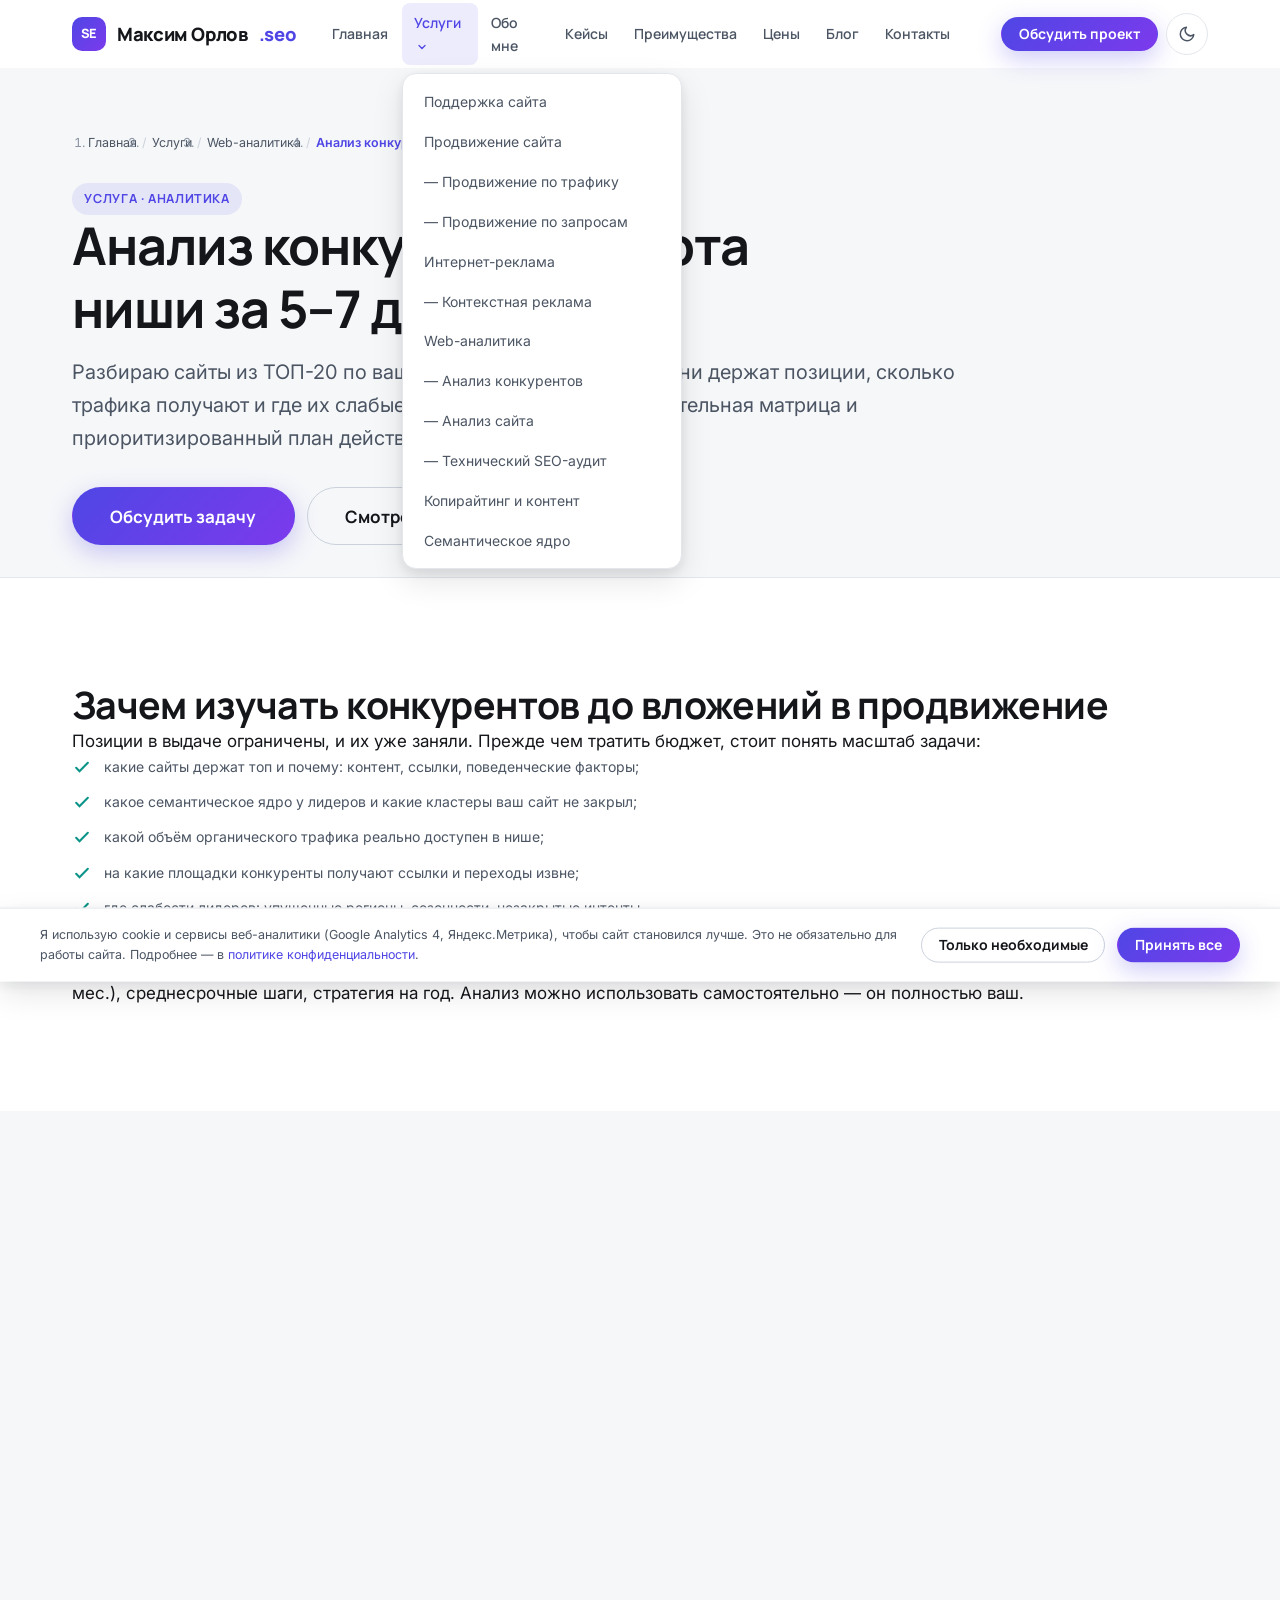
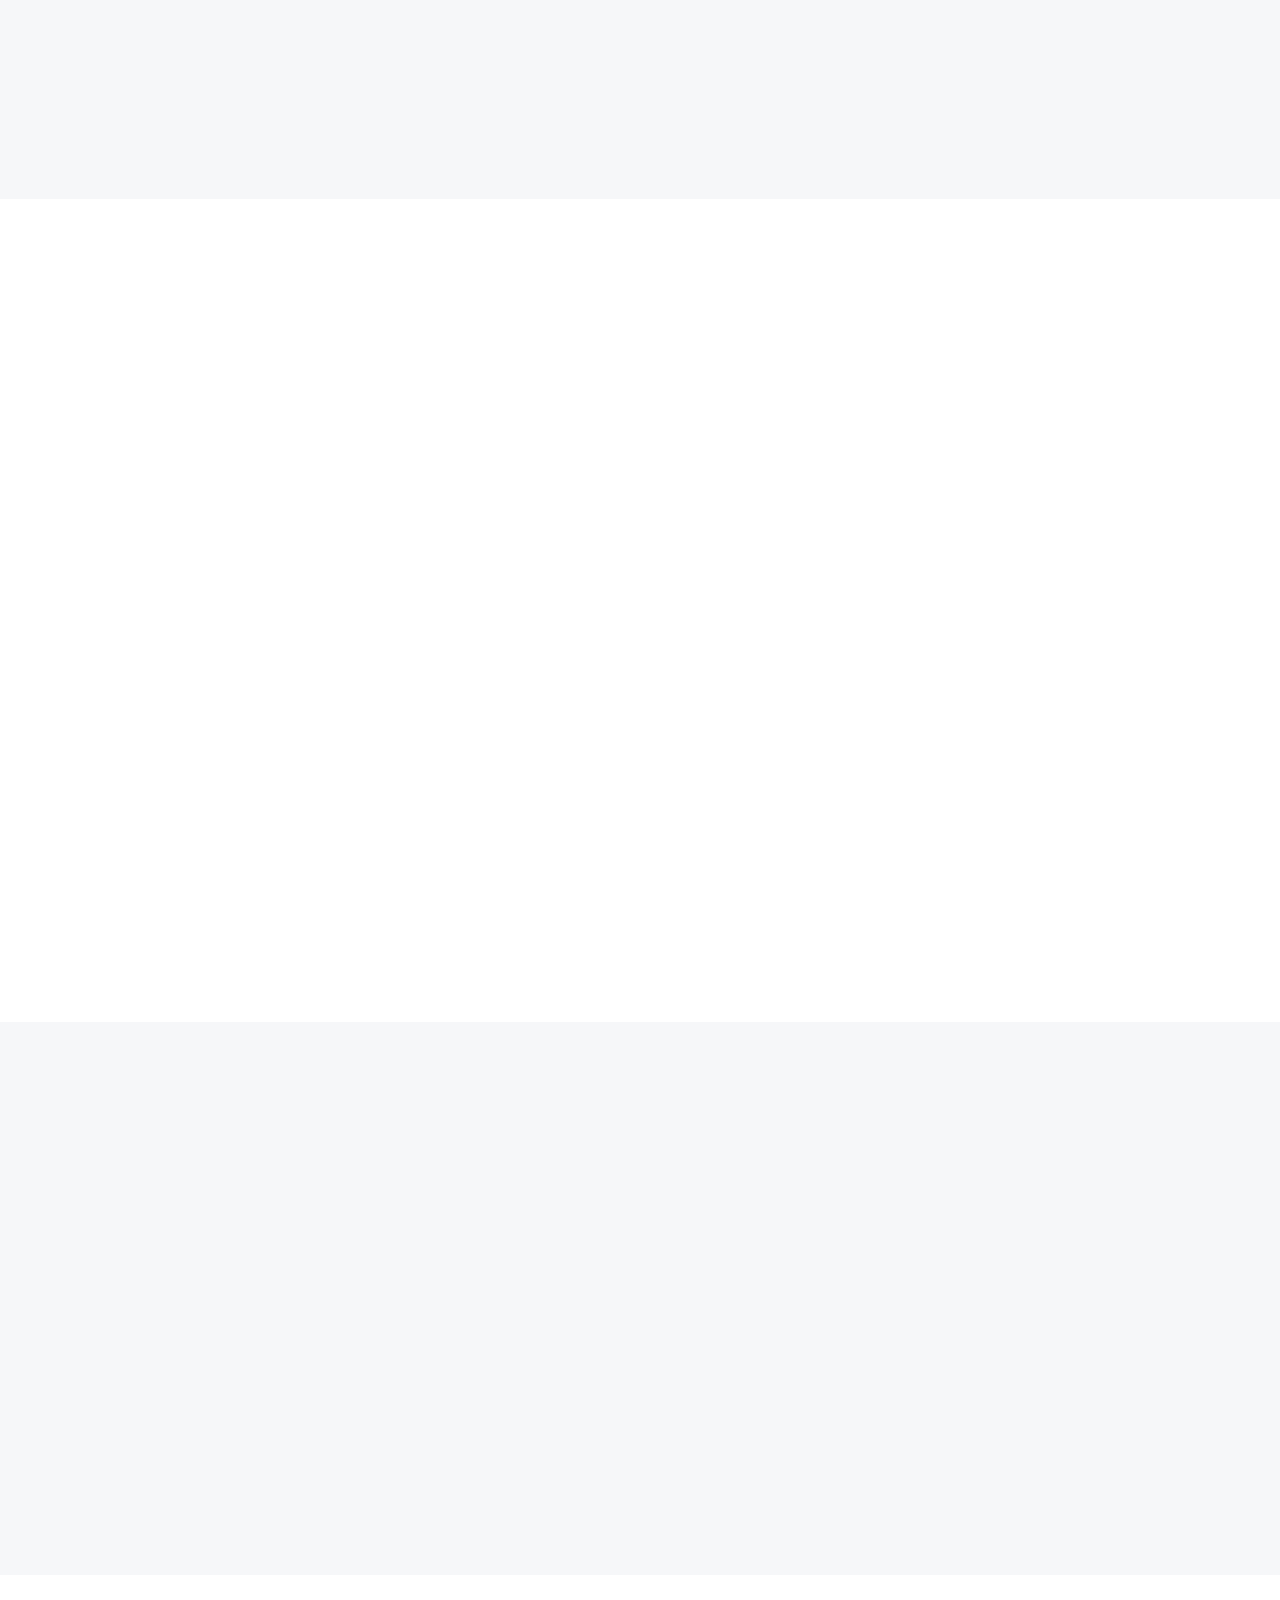
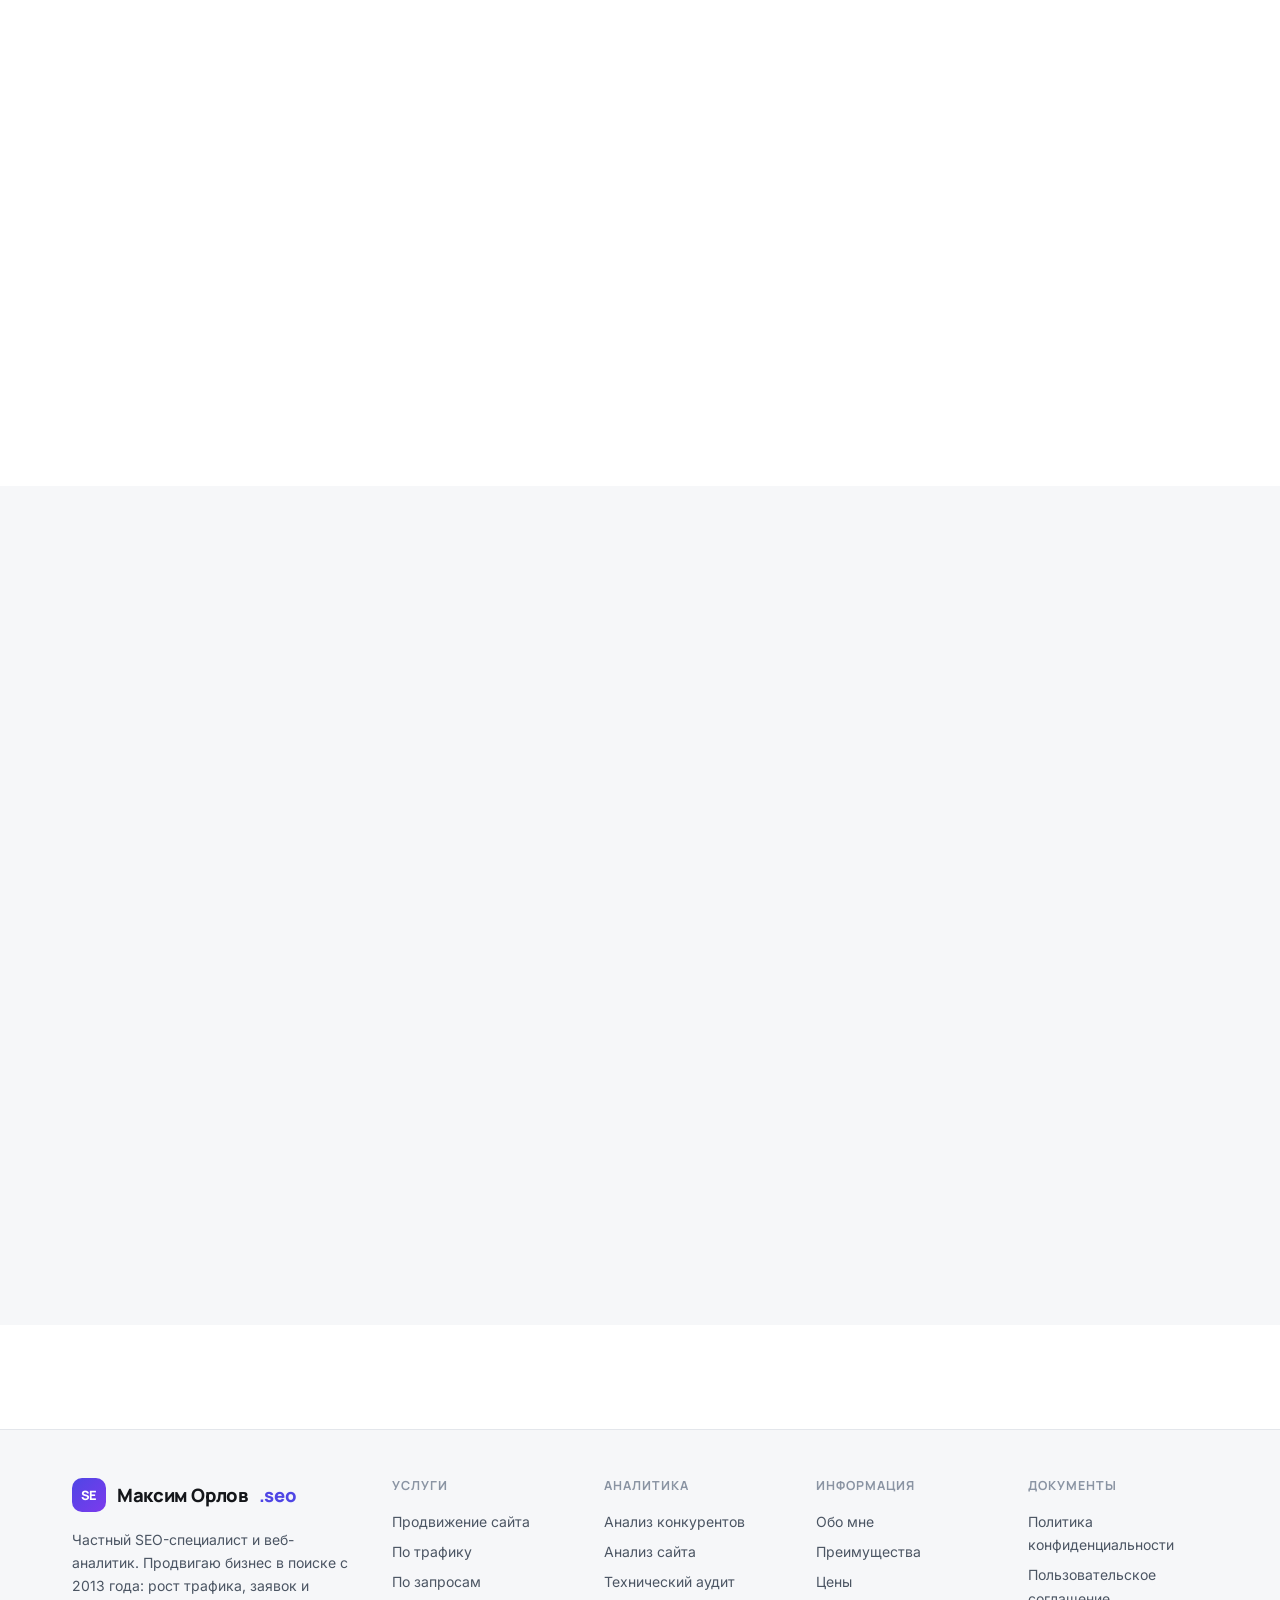
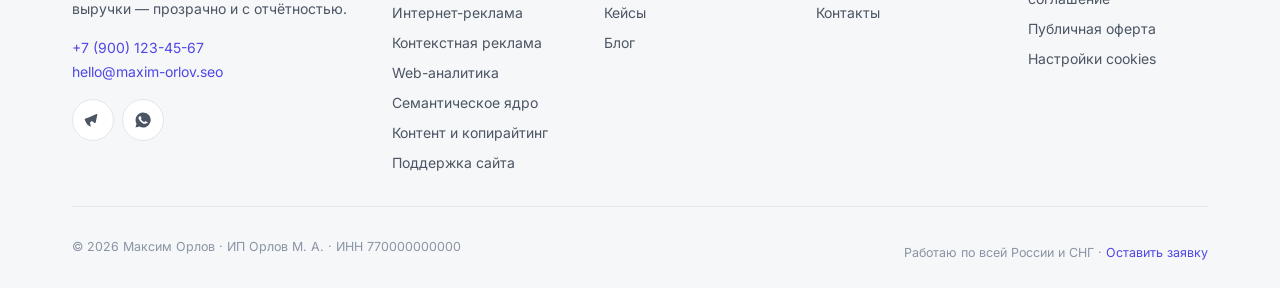
<file: analytics-competitors.html>
<!DOCTYPE html>
<html lang="ru" class="no-js">
<head>
  <meta charset="utf-8">
  <meta name="viewport" content="width=device-width, initial-scale=1">
  <title>Анализ конкурентов в SEO — разбор сайтов из ТОП-20, семантики и ссылок | Максим Орлов</title>
  <meta name="description" content="Конкурентный анализ: сайты из ТОП-20 Яндекса и Google, их семантика, трафик, ссылочные профили, контент и юзабилити. Понимаю, почему лидеры в топе, и составляю план обгона.">
  <link rel="canonical" href="https://maxim-orlov.seo/analytics-competitors.html">
  <link rel="icon" href="favicon.ico" sizes="any">

  <!-- Open Graph -->
  <meta property="og:type" content="website">
  <meta property="og:title" content="Анализ конкурентов в SEO">
  <meta property="og:description" content="Конкурентный анализ: сайты из ТОП-20 Яндекса и Google, их семантика, трафик, ссылочные профили, контент и юзабилити. Понимаю, почему лидеры в топе, и составляю план обгона.">
  <meta property="og:url" content="https://maxim-orlov.seo/analytics-competitors.html">
  <meta property="og:image" content="https://maxim-orlov.seo/assets/img/og/og-image.png">
  <meta property="og:image:width" content="1200">
  <meta property="og:image:height" content="630">
  <meta property="og:locale" content="ru_RU">
  <meta name="twitter:card" content="summary_large_image">
  <meta name="theme-color" content="#4f46e5" media="(prefers-color-scheme: light)">
  <meta name="theme-color" content="#0c0e12" media="(prefers-color-scheme: dark)">

  <!-- Шрифты: preconnect + swap -->
  <link rel="preconnect" href="https://fonts.googleapis.com">
  <link rel="preconnect" href="https://fonts.gstatic.com" crossorigin>
  <link rel="stylesheet" href="https://fonts.googleapis.com/css2?family=Inter:wght@400;500;600&family=Manrope:wght@600;700;800&display=swap" media="print" onload="this.media='all'">
  <noscript><link rel="stylesheet" href="https://fonts.googleapis.com/css2?family=Inter:wght@400;500;600&family=Manrope:wght@600;700;800&display=swap"></noscript>

  <!-- Критический CSS (инлайн) + основные стили -->
  <style>:root{--c-bg:#fff;--c-text:#14161a;--c-accent:#4f46e5;--header-h:68px}body{margin:0;font-family:Inter,system-ui,sans-serif;background:var(--c-bg);color:var(--c-text)}.container{max-width:1200px;margin:0 auto;padding:0 1.25rem}.site-header{position:sticky;top:0;height:var(--header-h)}h1{font-size:clamp(2rem,4vw,3.25rem)}</style>
  <link rel="stylesheet" href="assets/css/variables.css">
  <link rel="stylesheet" href="assets/css/reset.css">
  <link rel="stylesheet" href="assets/css/base.css">
  <link rel="stylesheet" href="assets/css/components.css">
  <link rel="stylesheet" href="assets/css/layout.css">
  <link rel="stylesheet" href="assets/css/pages.css">

  <!-- Тема без FOUC -->
  <script src="assets/js/theme.js"></script>
  <script type="application/ld+json">
  {"@context": "https://schema.org", "@type": "BreadcrumbList", "itemListElement": [{"@type": "ListItem", "position": 1, "name": "Главная", "item": "https://maxim-orlov.seo/"}, {"@type": "ListItem", "position": 2, "name": "Анализ конкурентов: карта ниши за 5–7 дней", "item": "https://maxim-orlov.seo/analytics-competitors.html"}]}
  </script>
  <script type="application/ld+json">
  {"@context": "https://schema.org", "@type": "Service", "name": "Анализ конкурентов в SEO", "description": "Конкурентный анализ сайтов из ТОП-20: семантика, трафик, ссылки, контент.", "serviceType": "SEO и интернет-маркетинг", "provider": {"@type": "Person", "name": "Максим Орлов"}, "areaServed": "RU", "url": "https://maxim-orlov.seo/analytics-competitors.html"}
  </script>
</head>

<body data-active="analytics">
  <div id="header-slot"></div>

  <main id="main">
    <section class="page-hero">
      <div class="container">
        <nav class="breadcrumbs" aria-label="Хлебные крошки">
          <ol>
          <li><a href="index.html">Главная</a></li>
          <li><a href="promotion.html">Услуги</a></li>
          <li><a href="analytics.html">Web-аналитика</a></li>
          <li><span aria-current="page">Анализ конкурентов</span></li>
          </ol>
        </nav>
        <span class="badge">Услуга · Аналитика</span>
        <h1>Анализ конкурентов: карта ниши за 5–7 дней</h1>
        <p class="lead">Разбираю сайты из ТОП-20 по вашим запросам: за счёт чего они держат позиции, сколько трафика получают и где их слабые места. На выходе — сравнительная матрица и приоритизированный план действий.</p>
        <div class="hero-ctas" style="margin-top:2rem">
          <a class="btn btn-primary btn-lg" href="#order" data-track="cta_click" data-track-label="hero">Обсудить задачу</a>
          <a class="btn btn-outline btn-lg" href="pricing.html">Смотреть цены</a>
        </div>
      </div>
    </section>
    <section class="section">
      <div class="container">
        <h2>Зачем изучать конкурентов до вложений в продвижение</h2>
        <p>Позиции в выдаче ограничены, и их уже заняли. Прежде чем тратить бюджет, стоит понять масштаб задачи:</p>
        <ul class="feature-list">
          <li><svg viewBox="0 0 24 24" fill="none" stroke="currentColor" stroke-width="2.5" stroke-linecap="round"><path d="m5 13 4 4L19 7"/></svg>какие сайты держат топ и почему: контент, ссылки, поведенческие факторы;</li>
          <li><svg viewBox="0 0 24 24" fill="none" stroke="currentColor" stroke-width="2.5" stroke-linecap="round"><path d="m5 13 4 4L19 7"/></svg>какое семантическое ядро у лидеров и какие кластеры ваш сайт не закрыл;</li>
          <li><svg viewBox="0 0 24 24" fill="none" stroke="currentColor" stroke-width="2.5" stroke-linecap="round"><path d="m5 13 4 4L19 7"/></svg>какой объём органического трафика реально доступен в нише;</li>
          <li><svg viewBox="0 0 24 24" fill="none" stroke="currentColor" stroke-width="2.5" stroke-linecap="round"><path d="m5 13 4 4L19 7"/></svg>на какие площадки конкуренты получают ссылки и переходы извне;</li>
          <li><svg viewBox="0 0 24 24" fill="none" stroke="currentColor" stroke-width="2.5" stroke-linecap="round"><path d="m5 13 4 4L19 7"/></svg>где слабости лидеров: упущенные регионы, сезонности, незакрытые интенты.</li>
        </ul>
        <h3>Решение: стратегический документ, а не «общие слова»</h3>
        <p>Передаю таблицу сравнения по 30+ параметрам с цифрами и скриншотами, выводы и конкретный список задач: быстрый старт (1–2 мес.), среднесрочные шаги, стратегия на год. Анализ можно использовать самостоятельно — он полностью ваш.</p>
      </div>
    </section>
    <section class="section section-alt">
      <div class="container">
        <div class="section-head reveal"><h2>Что именно анализируется</h2></div>
        <div class="grid-3">
          <article class="card card-hover reveal"><h3>Видимость и трафик</h3><p class="text-soft small">Динамика органики по внешним источникам, позиции по кластерам, сезонность спроса.</p></article>
          <article class="card card-hover reveal"><h3>Семантическое ядро</h3><p class="text-soft small">Запросы лидеров, пересечение с вашим сайтом, точки роста — незакрытые интенты.</p></article>
          <article class="card card-hover reveal"><h3>Ссылочный профиль</h3><p class="text-soft small">Темпы роста ссылок, крауд-площадки, анкор-лист, упущенные доноры.</p></article>
          <article class="card card-hover reveal reveal-delay-1"><h3>Контент и структура</h3><p class="text-soft small">Частота публикаций, форматы, медиаразметка, сигналы экспертности E-E-A-T.</p></article>
          <article class="card card-hover reveal reveal-delay-1"><h3>Юзабилити и конверсия</h3><p class="text-soft small">Карточки, формы, офферы, цены — что усиливает конверсию у лидеров.</p></article>
          <article class="card card-hover reveal reveal-delay-1"><h3>Коммерческие факторы</h3><p class="text-soft small">Сроки, гарантии, доставка, отзывы — что решает выбор клиента в нише.</p></article>
        </div>
      </div>
    </section>
    <section class="section">
      <div class="container">
        <div class="section-head reveal"><h2>Этапы работы</h2></div>
        <div class="steps reveal reveal-delay-1">
          <div class="step"><h3>Отбор конкурентов</h3><p>Снимаю выдачу по 50–100 коммерческим запросам, фиксирую устойчивых лидеров Яндекса и Google.</p></div>
          <div class="step"><h3>Сбор данных</h3><p>Автоматический парсинг параметров + ручная верификация спорных цифр.</p></div>
          <div class="step"><h3>Сравнительная матрица</h3><p>Сводная таблица «вы против ТОП-10» с подсветкой разрывов и возможностей.</p></div>
          <div class="step"><h3>Выводы и план</h3><p>Приоритизированный список действий с оценкой трудозатрат и ожидаемого эффекта.</p></div>
        </div>
      </div>
    </section>
    <section class="section section-alt">
      <div class="container">
        <div class="section-head center reveal">
          <h2>Частые вопросы</h2>
          <p class="lead">Коротко о главном — до звонка и брифа.</p>
        </div>
        <div class="faq" itemscope itemtype="https://schema.org/FAQPage">
            <details class="faq-item reveal" itemprop="mainEntity" itemscope itemtype="https://schema.org/Question">
              <summary itemprop="name">Сколько конкурентов анализируется?<span class="faq-icon" aria-hidden="true"></span></summary>
              <div class="faq-body" itemprop="acceptedAnswer" itemscope><p itemprop="text">Беру 5–10 сайтов из ТОП-20 Яндекса и Google по вашим коммерческим запросам — достаточно для статистически значимых выводов.</p></div>
            </details>
            <details class="faq-item reveal" itemprop="mainEntity" itemscope itemtype="https://schema.org/Question">
              <summary itemprop="name">Чем анализ конкурентов отличается от аудита своего сайта?<span class="faq-icon" aria-hidden="true"></span></summary>
              <div class="faq-body" itemprop="acceptedAnswer" itemscope><p itemprop="text">Аудит отвечает на вопрос «что сломано у меня», конкурентный анализ — «что нужно сделать, чтобы быть лучше тех, кто уже в топе». Это стратегический документ.</p></div>
            </details>
            <details class="faq-item reveal" itemprop="mainEntity" itemscope itemtype="https://schema.org/Question">
              <summary itemprop="name">Можно ли использовать анализ без вашей помощи?<span class="faq-icon" aria-hidden="true"></span></summary>
              <div class="faq-body" itemprop="acceptedAnswer" itemscope><p itemprop="text">Да, отчёт передаётся полностью: таблица, презентация, план. При желании организую защиту результатов на созвоне с вашей командой.</p></div>
            </details>
        </div>
      </div>
    </section>
    <section class="section">
      <div class="container">
        <div class="section-head reveal">
          <h2>Смежные услуги</h2>
          <p class="lead">Результат приходит, когда работы связаны в единую стратегию.</p>
        </div>
        <div class="grid-3">
          <article class="card card-hover reveal"><h3><a href="keywords.html">Семантическое ядро</a></h3><p class="text-soft small">Сбор и кластеризация запросов — фундамент продвижения и рекламы.</p></article>
          <article class="card card-hover reveal"><h3><a href="content.html">Контент и копирайтинг</a></h3><p class="text-soft small">Тексты под интент: читают люди, любят поисковики.</p></article>
          <article class="card card-hover reveal"><h3><a href="analytics-site-audit.html">Анализ сайта</a></h3><p class="text-soft small">Поведение, юзабилити и конверсии — где теряются заявки.</p></article>
        </div>
      </div>
    </section>
    <section class="section section-alt" id="order" aria-labelledby="order-h">
      <div class="container">
        <div class="grid-2">
          <div class="reveal">
            <h2 id="order-h">Готовы обсудить ваш проект?</h2>
            <p class="lead">Опишите задачу — в течение рабочего дня пришлю предварительную оценку, план работ и релевантные кейсы. Консультация бесплатна.</p>
            <ul class="feature-list">
              <li><svg viewBox="0 0 24 24" fill="none" stroke="currentColor" stroke-width="2.5" stroke-linecap="round"><path d="m5 13 4 4L19 7"/></svg>Ответ в течение рабочего дня</li>
              <li><svg viewBox="0 0 24 24" fill="none" stroke="currentColor" stroke-width="2.5" stroke-linecap="round"><path d="m5 13 4 4L19 7"/></svg>Бесплатный экспресс-аудит сайта перед стартом</li>
              <li><svg viewBox="0 0 24 24" fill="none" stroke="currentColor" stroke-width="2.5" stroke-linecap="round"><path d="m5 13 4 4L19 7"/></svg>Договор, счёт и закрывающие документы как для юрлиц</li>
            </ul>
            <p class="small text-mute" style="margin-top:1.5rem">Или напрямую: <a href="https://t.me/maxim_orlov_seo" target="_blank" rel="noopener nofollow" data-track="telegram_click">Telegram</a> · <a href="tel:+79001234567" data-track="phone_click">+7 (900) 123-45-67</a></p>
          </div>
          <div class="card reveal reveal-delay-1">
            <form data-form="lead-ac" data-endpoint="https://formspree.io/f/xxxxxxxx" class="form" novalidate>
              <div class="form-row">
                <div class="field">
                  <label for="o-name-ac">Имя <span class="req">*</span></label>
                  <input class="input" id="o-name-ac" name="name" type="text" required autocomplete="name" data-validate="name">
                  <p class="field-error" aria-live="polite"></p>
                </div>
                <div class="field">
                  <label for="o-contact-ac">Телефон или Telegram <span class="req">*</span></label>
                  <input class="input" id="o-contact-ac" name="contact" type="text" required data-validate="email">
                  <p class="field-error" aria-live="polite"></p>
                </div>
              </div>
              <div class="field">
                <label for="o-site-ac">Сайт</label>
                <input class="input" id="o-site-ac" name="site" type="text" placeholder="https://...">
                <p class="field-error" aria-live="polite"></p>
              </div>
              <div class="field">
                <label for="o-msg-ac">Задача <span class="req">*</span></label>
                <textarea class="textarea" id="o-msg-ac" name="message" required data-validate="text"></textarea>
                <p class="field-error" aria-live="polite"></p>
              </div>
              <input type="text" name="_gotcha" hidden data-hp tabindex="-1" autocomplete="off">
              <label class="checkbox"><input type="checkbox" name="consent" required> Соглашаюсь с <a href="privacy.html">политикой конфиденциальности</a></label>
              <button class="btn btn-primary btn-block btn-lg" type="submit">Отправить</button>
              <p class="form-status" data-form-status aria-live="polite"></p>
            </form>
          </div>
        </div>
      </div>
    </section>
  <div id="footer-slot"></div>

  <script src="assets/js/include.js"></script>
  <script type="module" src="assets/js/main.js"></script>
</body>
</html>
</file>
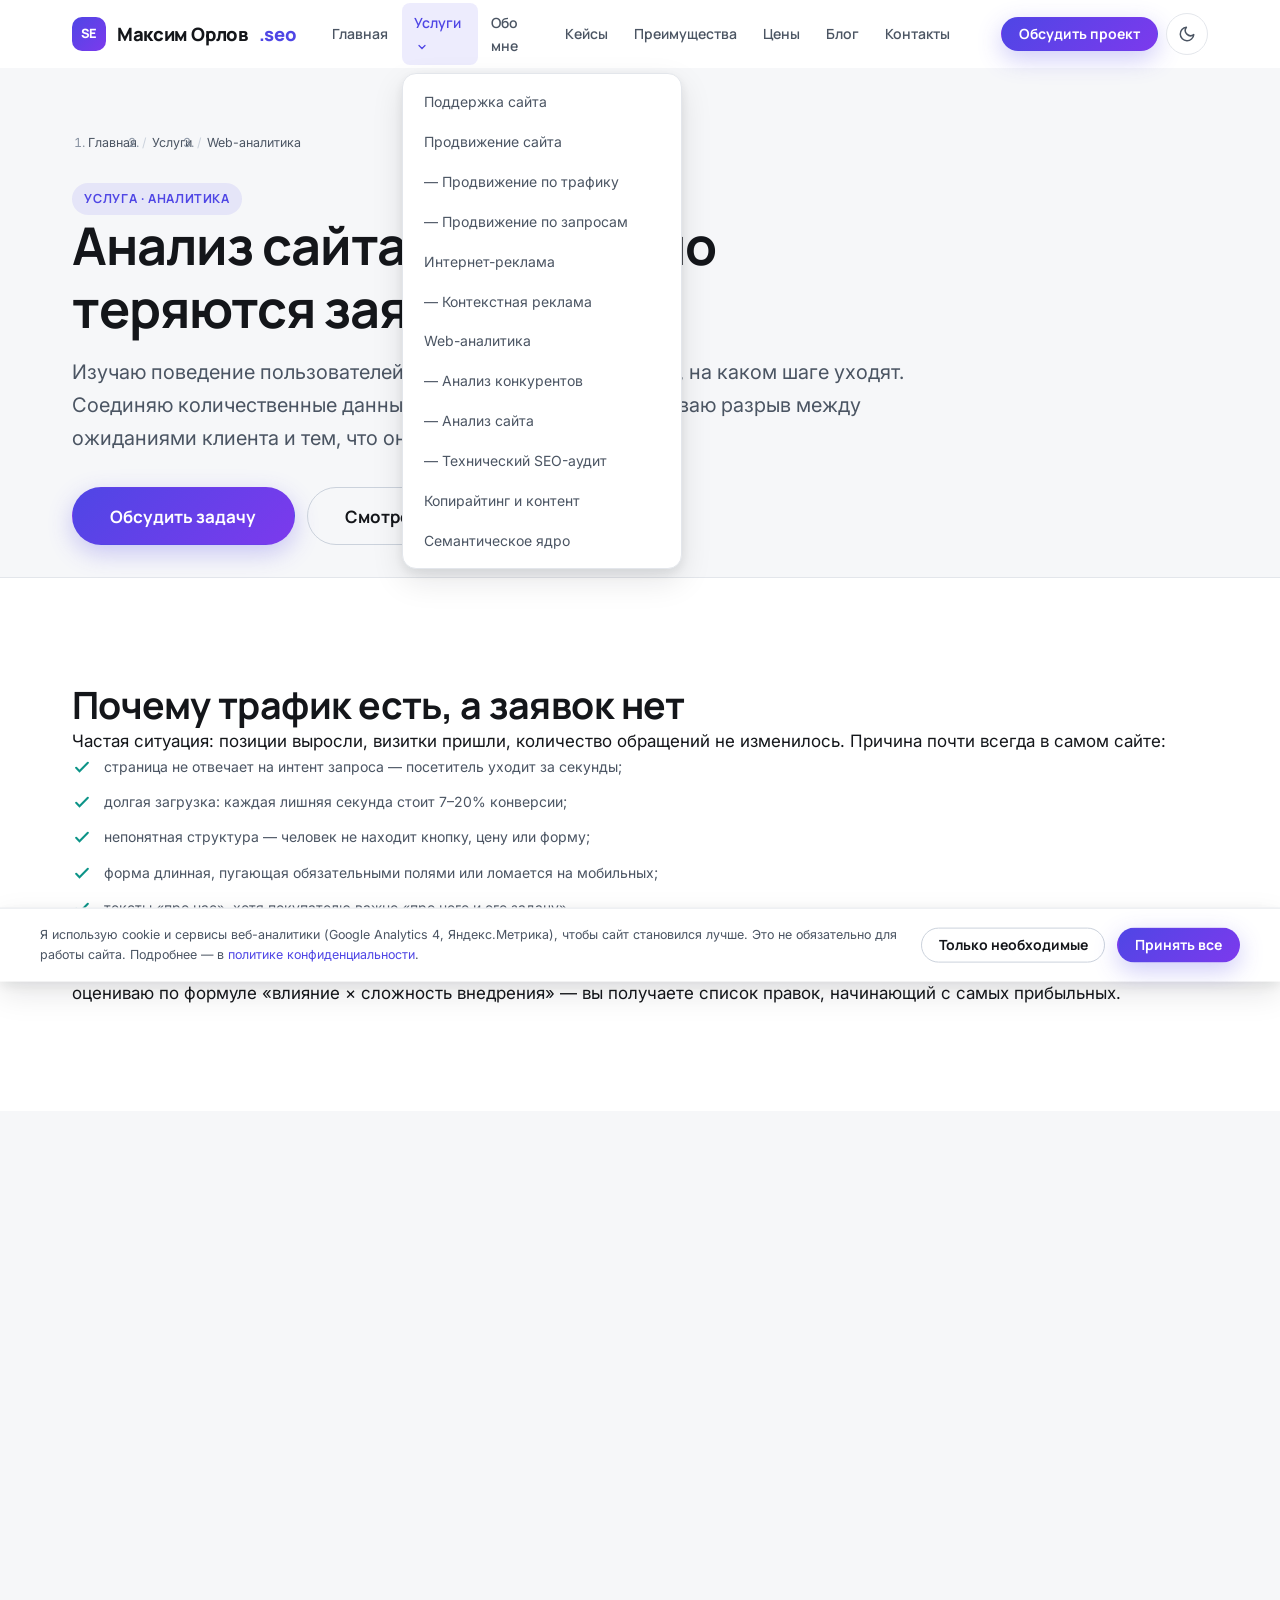
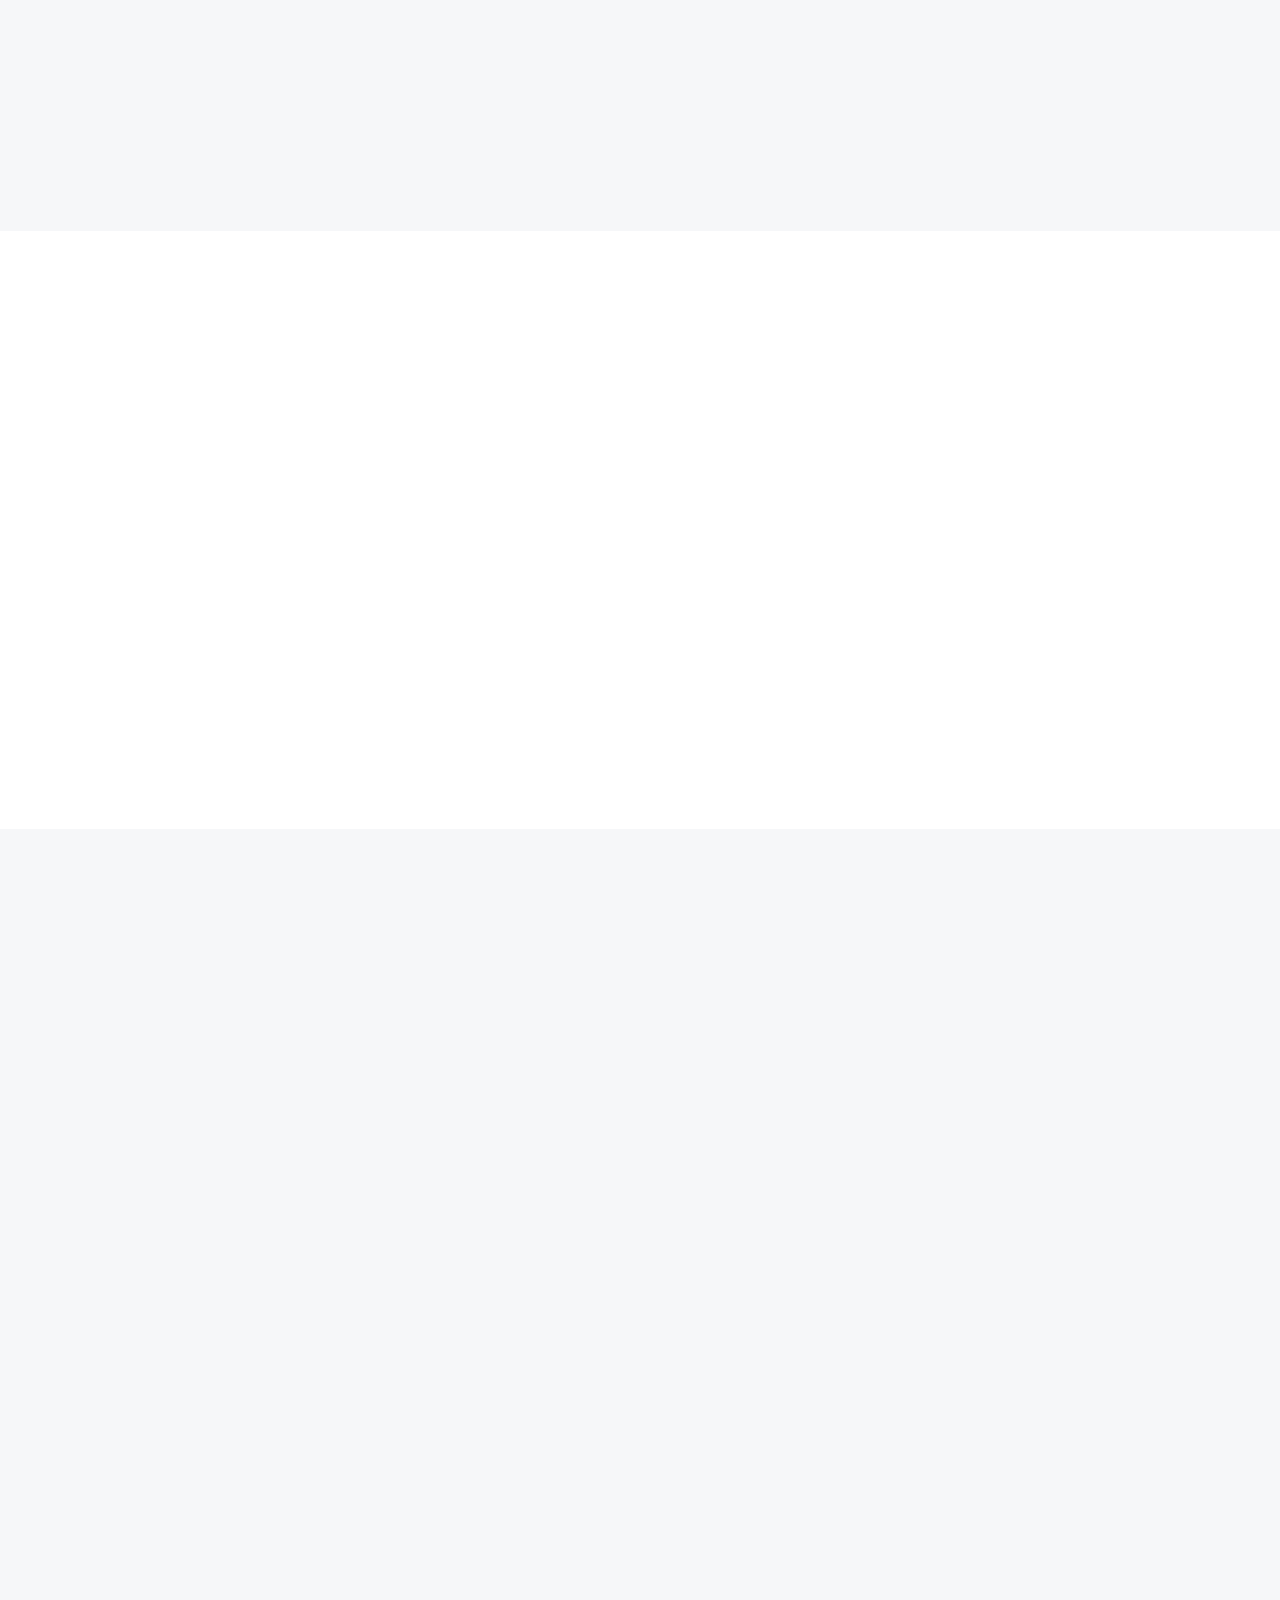
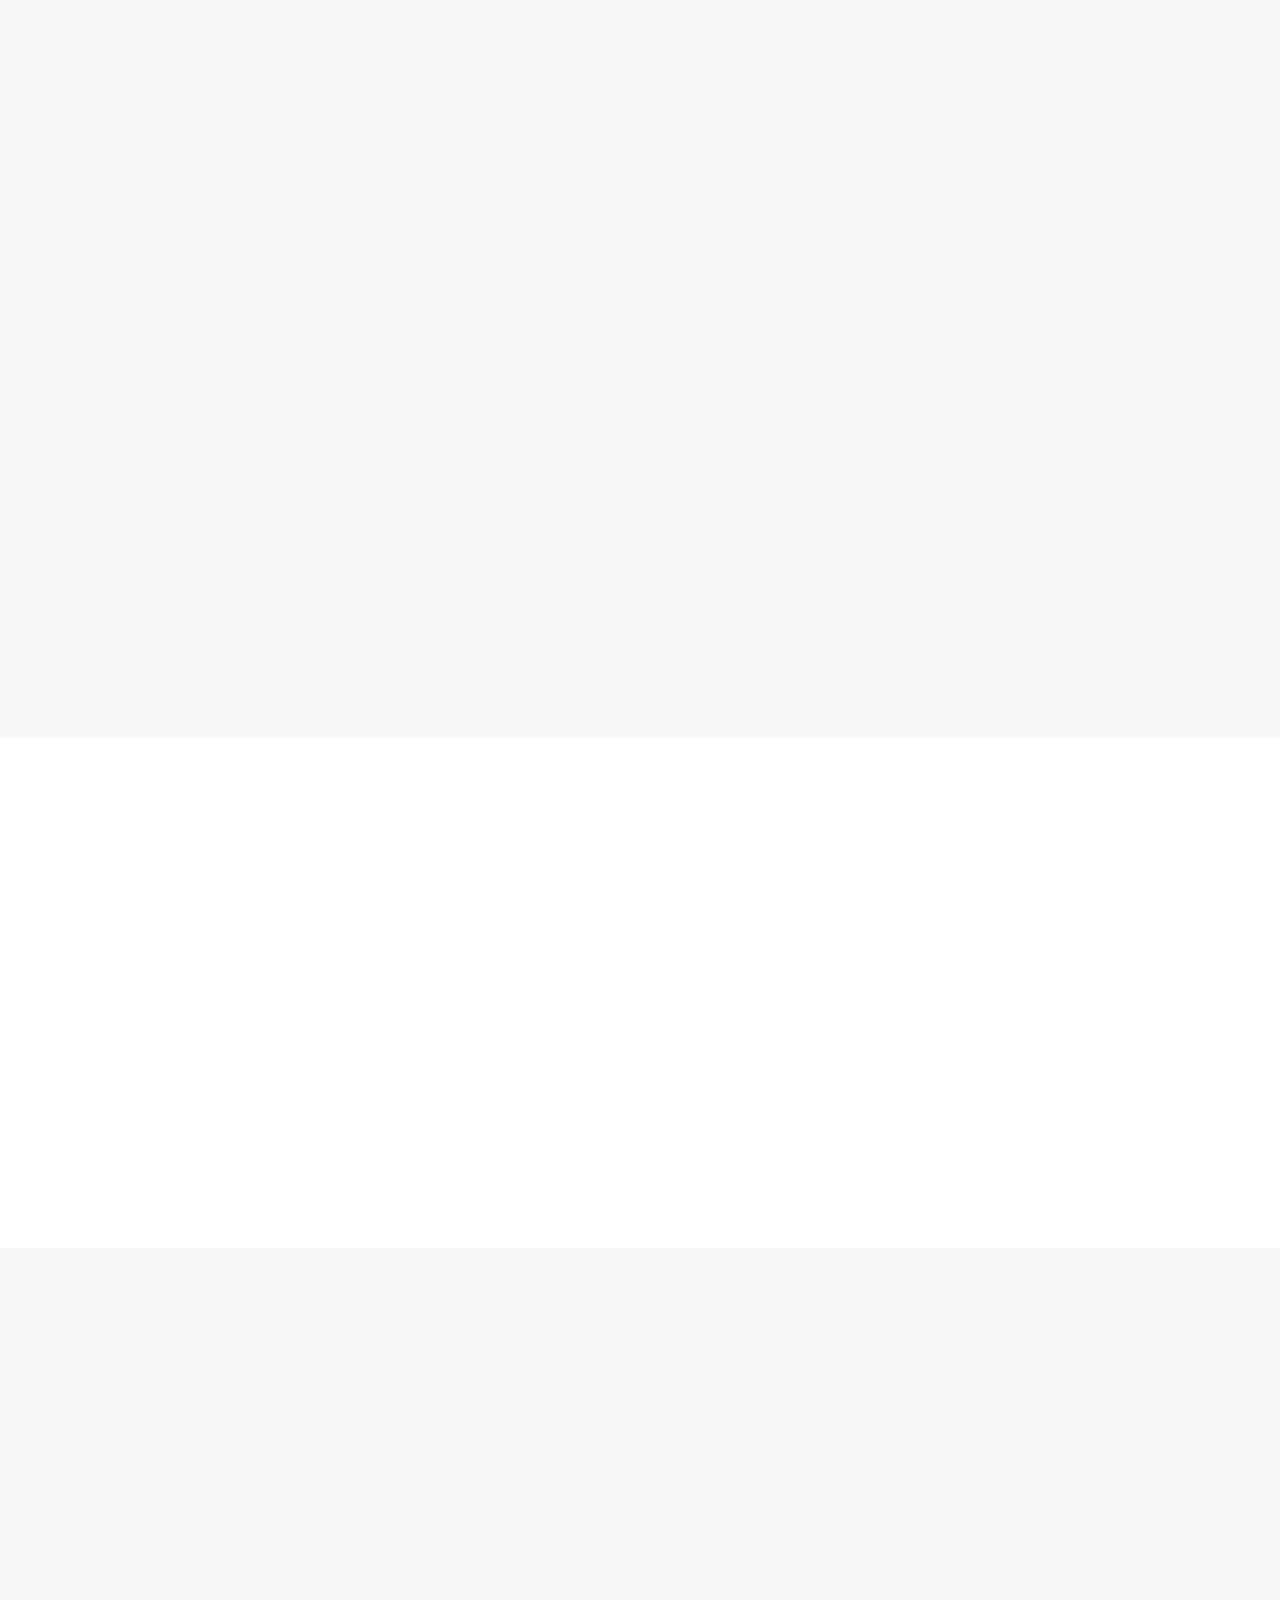
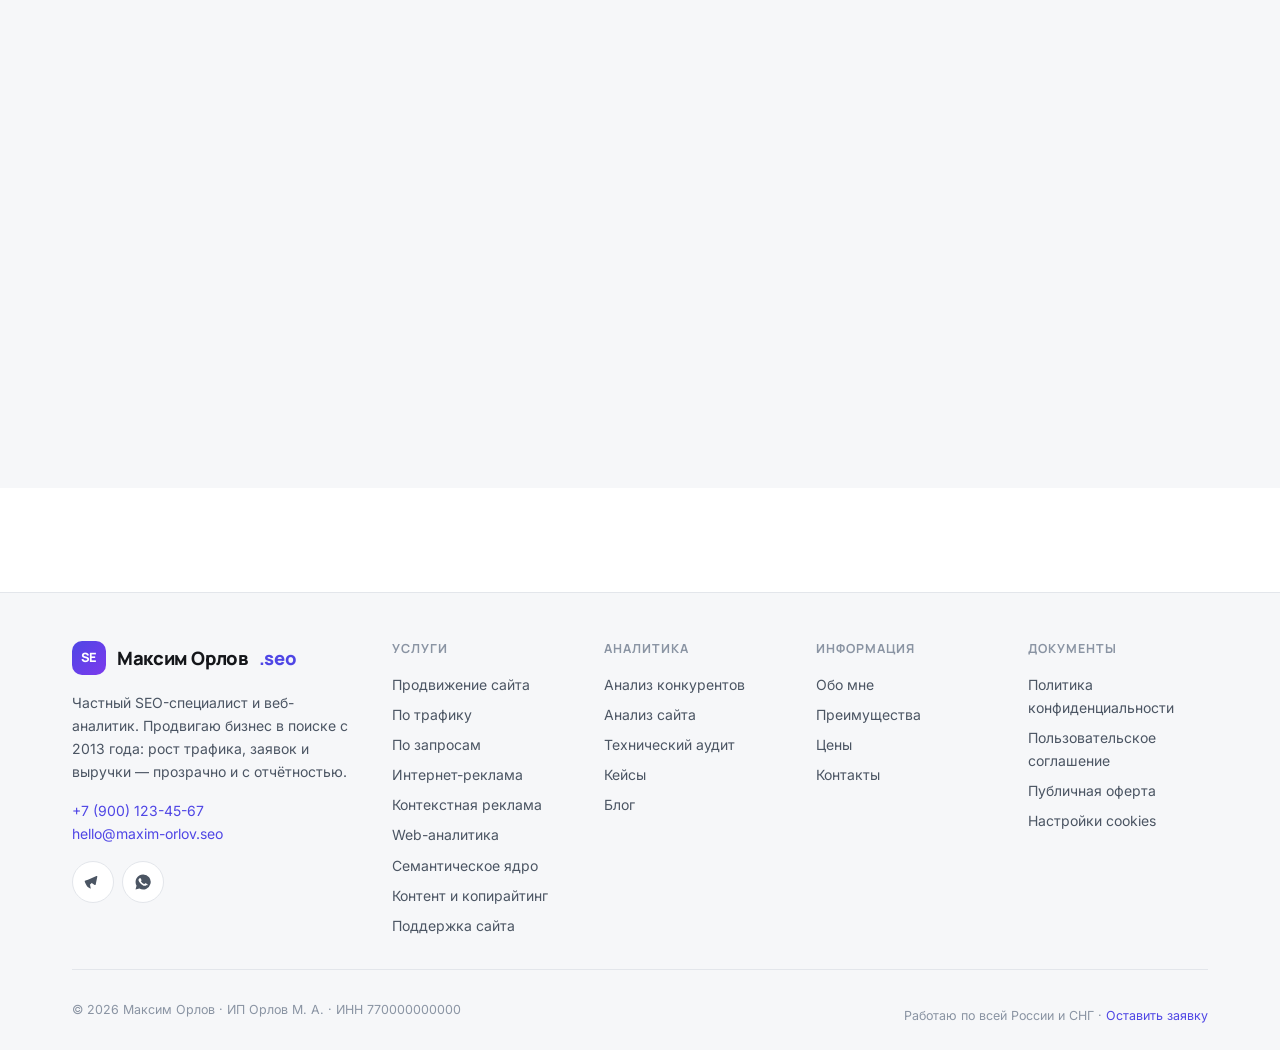
<file: analytics-site-audit.html>
<!DOCTYPE html>
<html lang="ru" class="no-js">
<head>
  <meta charset="utf-8">
  <meta name="viewport" content="width=device-width, initial-scale=1">
  <title>Анализ сайта: поведенческие факторы, юзабилити, воронки конверсии | Максим Орлов</title>
  <meta name="description" content="Поведенческий анализ сайта: качество трафика, Вебвизор, карты кликов и скролла, воронки конверсии, узкие места, A/B гипотезы. Нахожу, где теряются заявки.">
  <link rel="canonical" href="https://maxim-orlov.seo/analytics-site-audit.html">
  <link rel="icon" href="favicon.ico" sizes="any">

  <!-- Open Graph -->
  <meta property="og:type" content="website">
  <meta property="og:title" content="Анализ сайта: поведенческие факторы, юзабилити, воронки конверсии">
  <meta property="og:description" content="Поведенческий анализ сайта: качество трафика, Вебвизор, карты кликов и скролла, воронки конверсии, узкие места, A/B гипотезы. Нахожу, где теряются заявки.">
  <meta property="og:url" content="https://maxim-orlov.seo/analytics-site-audit.html">
  <meta property="og:image" content="https://maxim-orlov.seo/assets/img/og/og-image.png">
  <meta property="og:image:width" content="1200">
  <meta property="og:image:height" content="630">
  <meta property="og:locale" content="ru_RU">
  <meta name="twitter:card" content="summary_large_image">
  <meta name="theme-color" content="#4f46e5" media="(prefers-color-scheme: light)">
  <meta name="theme-color" content="#0c0e12" media="(prefers-color-scheme: dark)">

  <!-- Шрифты: preconnect + swap -->
  <link rel="preconnect" href="https://fonts.googleapis.com">
  <link rel="preconnect" href="https://fonts.gstatic.com" crossorigin>
  <link rel="stylesheet" href="https://fonts.googleapis.com/css2?family=Inter:wght@400;500;600&family=Manrope:wght@600;700;800&display=swap" media="print" onload="this.media='all'">
  <noscript><link rel="stylesheet" href="https://fonts.googleapis.com/css2?family=Inter:wght@400;500;600&family=Manrope:wght@600;700;800&display=swap"></noscript>

  <!-- Критический CSS (инлайн) + основные стили -->
  <style>:root{--c-bg:#fff;--c-text:#14161a;--c-accent:#4f46e5;--header-h:68px}body{margin:0;font-family:Inter,system-ui,sans-serif;background:var(--c-bg);color:var(--c-text)}.container{max-width:1200px;margin:0 auto;padding:0 1.25rem}.site-header{position:sticky;top:0;height:var(--header-h)}h1{font-size:clamp(2rem,4vw,3.25rem)}</style>
  <link rel="stylesheet" href="assets/css/variables.css">
  <link rel="stylesheet" href="assets/css/reset.css">
  <link rel="stylesheet" href="assets/css/base.css">
  <link rel="stylesheet" href="assets/css/components.css">
  <link rel="stylesheet" href="assets/css/layout.css">
  <link rel="stylesheet" href="assets/css/pages.css">

  <!-- Тема без FOUC -->
  <script src="assets/js/theme.js"></script>
  <script type="application/ld+json">
  {"@context": "https://schema.org", "@type": "BreadcrumbList", "itemListElement": [{"@type": "ListItem", "position": 1, "name": "Главная", "item": "https://maxim-orlov.seo/"}, {"@type": "ListItem", "position": 2, "name": "Анализ сайта: где именно теряются заявки", "item": "https://maxim-orlov.seo/analytics-site-audit.html"}]}
  </script>
  <script type="application/ld+json">
  {"@context": "https://schema.org", "@type": "Service", "name": "Анализ сайта", "description": "Поведенческий анализ и аудит юзабилити сайта с рекомендациями по конверсии.", "serviceType": "SEO и интернет-маркетинг", "provider": {"@type": "Person", "name": "Максим Орлов"}, "areaServed": "RU", "url": "https://maxim-orlov.seo/analytics-site-audit.html"}
  </script>
  <script type="application/ld+json">
  {"@context": "https://schema.org", "@type": "FAQPage", "mainEntity": [{"@type": "Question", "name": "Сколько длится анализ сайта?", "acceptedAnswer": {"@type": "Answer", "text": "Комплексный разбор занимает 5–10 рабочих дней в зависимости от объёма сайта. Первые критические находки присылаю уже на 2–3 день — обычно они не терпят ожидания."}}, {"@type": "Question", "name": "Вы даёте только рекомендации или исправляете сами?", "acceptedAnswer": {"@type": "Answer", "text": "Итог — приоритизированный список задач с инструкциями. Техническую реализацию могу взять на себя либо проконтролировать ваших ваших разработчиков и дизайнеров."}}, {"@type": "Question", "name": "Можно заказать только часть анализа?", "acceptedAnswer": {"@type": "Answer", "text": "Да: отдельно поведение, юзабилити или контент. Но полную картину проблемы дают только в связке — причина низкой конверсии часто лежит сразу в двух плоскостях."}}]}
  </script>
</head>

<body data-active="analytics">
  <div id="header-slot"></div>

  <main id="main">
    <section class="page-hero">
      <div class="container">
        <nav class="breadcrumbs" aria-label="Хлебные крошки">
          <ol>
          <li><a href="index.html">Главная</a></li>
          <li><a href="promotion.html">Услуги</a></li>
          <li><a href="analytics.html">Web-аналитика</a></li>
          </ol>
        </nav>
        <span class="badge">Услуга · Аналитика</span>
        <h1>Анализ сайта: где именно теряются заявки</h1>
        <p class="lead">Изучаю поведение пользователей: как они ищут, куда кликают, на каком шаге уходят. Соединяю количественные данные с качественными и показываю разрыв между ожиданиями клиента и тем, что он видит на сайте.</p>
        <div class="hero-ctas" style="margin-top:2rem">
          <a class="btn btn-primary btn-lg" href="#order" data-track="cta_click" data-track-label="hero">Обсудить задачу</a>
          <a class="btn btn-outline btn-lg" href="pricing.html">Смотреть цены</a>
        </div>
      </div>
    </section>
    <section class="section">
      <div class="container">
        <h2>Почему трафик есть, а заявок нет</h2>
        <p>Частая ситуация: позиции выросли, визитки пришли, количество обращений не изменилось. Причина почти всегда в самом сайте:</p>
        <ul class="feature-list">
          <li><svg viewBox="0 0 24 24" fill="none" stroke="currentColor" stroke-width="2.5" stroke-linecap="round"><path d="m5 13 4 4L19 7"/></svg>страница не отвечает на интент запроса — посетитель уходит за секунды;</li>
          <li><svg viewBox="0 0 24 24" fill="none" stroke="currentColor" stroke-width="2.5" stroke-linecap="round"><path d="m5 13 4 4L19 7"/></svg>долгая загрузка: каждая лишняя секунда стоит 7–20% конверсии;</li>
          <li><svg viewBox="0 0 24 24" fill="none" stroke="currentColor" stroke-width="2.5" stroke-linecap="round"><path d="m5 13 4 4L19 7"/></svg>непонятная структура — человек не находит кнопку, цену или форму;</li>
          <li><svg viewBox="0 0 24 24" fill="none" stroke="currentColor" stroke-width="2.5" stroke-linecap="round"><path d="m5 13 4 4L19 7"/></svg>форма длинная, пугающая обязательными полями или ломается на мобильных;</li>
          <li><svg viewBox="0 0 24 24" fill="none" stroke="currentColor" stroke-width="2.5" stroke-linecap="round"><path d="m5 13 4 4L19 7"/></svg>тексты «про нас», хотя покупателю важно «про него и его задачу».</li>
        </ul>
        <h3>Решение: разбор поведения с приоритетами</h3>
        <p>Собираю метрики (глубина, время, точки выхода, сегменты) и качественные данные (записи сессий, карты кликов). Каждую находку оцениваю по формуле «влияние × сложность внедрения» — вы получаете список правок, начинающий с самых прибыльных.</p>
      </div>
    </section>
    <section class="section section-alt">
      <div class="container">
        <div class="section-head reveal"><h2>Что входит в анализ</h2></div>
        <div class="grid-3">
          <article class="card card-hover reveal"><h3>Качество трафика</h3><p class="text-soft small">Доля целевых визитов по источникам и посадочным: кто приходит и зачем ли.</p></article>
          <article class="card card-hover reveal"><h3>Вебвизор и тепловые карты</h3><p class="text-soft small">Просмотр сотен сессий, карты кликов и скролла, «мёртвые зоны» и ложные ссылки.</p></article>
          <article class="card card-hover reveal"><h3>Воронки конверсии</h3><p class="text-soft small">Шаги до цели, место максимального отвала, срезы по устройствам и каналам.</p></article>
          <article class="card card-hover reveal reveal-delay-1"><h3>Юзабилити-проверка</h3><p class="text-soft small">Типовые сценарии: поиск товара, оформление заказа, связь. Критерии Нильсена.</p></article>
          <article class="card card-hover reveal reveal-delay-1"><h3>Мобильная версия</h3><p class="text-soft small">Тап-таргеты, скорость, читаемость форм — на телефоне обычно 60%+ трафика.</p></article>
          <article class="card card-hover reveal reveal-delay-1"><h3>A/B гипотезы</h3><p class="text-soft small">Список проверяемых изменений с оценкой потенциального прироста конверсии.</p></article>
        </div>
      </div>
    </section>
    <section class="section">
      <div class="container">
        <div class="section-head reveal"><h2>Пример эффекта</h2><p class="lead">Типичные результаты после внедрения рекомендаций.</p></div>
        <div class="table-wrap reveal">
          <table>
            <thead><tr><th scope="col">Метрика</th><th scope="col">До</th><th scope="col">После</th></tr></thead>
            <tbody>
              <tr><td>Конверсия посадочной страницы</td><td>1,1%</td><td>2,4%</td></tr>
              <tr><td>Показатель отказов</td><td>52%</td><td>38%</td></tr>
              <tr><td>Глубина просмотра</td><td>1,9 стр.</td><td>3,4 стр.</td></tr>
              <tr><td>Заявки в месяц</td><td>34</td><td>71</td></tr>
            </tbody>
          </table>
        </div>
      </div>
    </section>
    <section class="section section-alt">
      <div class="container">
        <div class="section-head reveal"><h2>Как строится работа</h2></div>
        <div class="steps reveal reveal-delay-1">
          <div class="step"><h3>Цели и метрики</h3><p>Фиксируем, что считаем конверсией и какой результат ожидаем через месяц.</p></div>
          <div class="step"><h3>Сбор данных</h3><p>30–90 дней истории из Метрики/GA4, записи сессий, внутренняя статистика поиска.</p></div>
          <div class="step"><h3>Разбор поведения</h3><p>Сегменты, воронки, карты; типичные сценарии «проблемных» сессий.</p></div>
          <div class="step"><h3>Отчёт и план</h3><p>Находки с приоритетом, макеты решений, ТЗ для разработчиков.</p></div>
          <div class="step"><h3>Проверка результата</h3><p>Замеры до/после внедрения, закрепление победивших изменений.</p></div>
        </div>
      </div>
    </section>
    <section class="section section-alt">
      <div class="container">
        <div class="section-head center reveal">
          <h2>Частые вопросы</h2>
          <p class="lead">Коротко о главном — до звонка и брифа.</p>
        </div>
        <div class="faq" itemscope itemtype="https://schema.org/FAQPage">
            <details class="faq-item reveal" itemprop="mainEntity" itemscope itemtype="https://schema.org/Question">
              <summary itemprop="name">Сколько длится анализ сайта?<span class="faq-icon" aria-hidden="true"></span></summary>
              <div class="faq-body" itemprop="acceptedAnswer" itemscope><p itemprop="text">Комплексный разбор занимает 5–10 рабочих дней в зависимости от объёма сайта. Первые критические находки присылаю уже на 2–3 день — обычно они не терпят ожидания.</p></div>
            </details>
            <details class="faq-item reveal" itemprop="mainEntity" itemscope itemtype="https://schema.org/Question">
              <summary itemprop="name">Вы даёте только рекомендации или исправляете сами?<span class="faq-icon" aria-hidden="true"></span></summary>
              <div class="faq-body" itemprop="acceptedAnswer" itemscope><p itemprop="text">Итог — приоритизированный список задач с инструкциями. Техническую реализацию могу взять на себя либо проконтролировать ваших ваших разработчиков и дизайнеров.</p></div>
            </details>
            <details class="faq-item reveal" itemprop="mainEntity" itemscope itemtype="https://schema.org/Question">
              <summary itemprop="name">Можно заказать только часть анализа?<span class="faq-icon" aria-hidden="true"></span></summary>
              <div class="faq-body" itemprop="acceptedAnswer" itemscope><p itemprop="text">Да: отдельно поведение, юзабилити или контент. Но полную картину проблемы дают только в связке — причина низкой конверсии часто лежит сразу в двух плоскостях.</p></div>
            </details>
        </div>
      </div>
    </section>
    <section class="section">
      <div class="container">
        <div class="section-head reveal">
          <h2>Смежные услуги</h2>
          <p class="lead">Результат приходит, когда работы связаны в единую стратегию.</p>
        </div>
        <div class="grid-3">
          <article class="card card-hover reveal"><h3><a href="keywords.html">Семантическое ядро</a></h3><p class="text-soft small">Сбор и кластеризация запросов — фундамент продвижения и рекламы.</p></article>
          <article class="card card-hover reveal"><h3><a href="content.html">Контент и копирайтинг</a></h3><p class="text-soft small">Тексты под интент: читают люди, любят поисковики.</p></article>
          <article class="card card-hover reveal"><h3><a href="analytics-site-audit.html">Анализ сайта</a></h3><p class="text-soft small">Поведение, юзабилити и конверсии — где теряются заявки.</p></article>
        </div>
      </div>
    </section>
    <section class="section section-alt" id="order" aria-labelledby="order-h">
      <div class="container">
        <div class="grid-2">
          <div class="reveal">
            <h2 id="order-h">Готовы обсудить ваш проект?</h2>
            <p class="lead">Опишите задачу — в течение рабочего дня пришлю предварительную оценку, план работ и релевантные кейсы. Консультация бесплатна.</p>
            <ul class="feature-list">
              <li><svg viewBox="0 0 24 24" fill="none" stroke="currentColor" stroke-width="2.5" stroke-linecap="round"><path d="m5 13 4 4L19 7"/></svg>Ответ в течение рабочего дня</li>
              <li><svg viewBox="0 0 24 24" fill="none" stroke="currentColor" stroke-width="2.5" stroke-linecap="round"><path d="m5 13 4 4L19 7"/></svg>Бесплатный экспресс-аудит сайта перед стартом</li>
              <li><svg viewBox="0 0 24 24" fill="none" stroke="currentColor" stroke-width="2.5" stroke-linecap="round"><path d="m5 13 4 4L19 7"/></svg>Договор, счёт и закрывающие документы как для юрлиц</li>
            </ul>
            <p class="small text-mute" style="margin-top:1.5rem">Или напрямую: <a href="https://t.me/maxim_orlov_seo" target="_blank" rel="noopener nofollow" data-track="telegram_click">Telegram</a> · <a href="tel:+79001234567" data-track="phone_click">+7 (900) 123-45-67</a></p>
          </div>
          <div class="card reveal reveal-delay-1">
            <form data-form="lead-as" data-endpoint="https://formspree.io/f/xxxxxxxx" class="form" novalidate>
              <div class="form-row">
                <div class="field">
                  <label for="o-name-as">Имя <span class="req">*</span></label>
                  <input class="input" id="o-name-as" name="name" type="text" required autocomplete="name" data-validate="name">
                  <p class="field-error" aria-live="polite"></p>
                </div>
                <div class="field">
                  <label for="o-contact-as">Телефон или Telegram <span class="req">*</span></label>
                  <input class="input" id="o-contact-as" name="contact" type="text" required data-validate="email">
                  <p class="field-error" aria-live="polite"></p>
                </div>
              </div>
              <div class="field">
                <label for="o-site-as">Сайт</label>
                <input class="input" id="o-site-as" name="site" type="text" placeholder="https://...">
                <p class="field-error" aria-live="polite"></p>
              </div>
              <div class="field">
                <label for="o-msg-as">Задача <span class="req">*</span></label>
                <textarea class="textarea" id="o-msg-as" name="message" required data-validate="text"></textarea>
                <p class="field-error" aria-live="polite"></p>
              </div>
              <input type="text" name="_gotcha" hidden data-hp tabindex="-1" autocomplete="off">
              <label class="checkbox"><input type="checkbox" name="consent" required> Соглашаюсь с <a href="privacy.html">политикой конфиденциальности</a></label>
              <button class="btn btn-primary btn-block btn-lg" type="submit">Отправить</button>
              <p class="form-status" data-form-status aria-live="polite"></p>
            </form>
          </div>
        </div>
      </div>
    </section>
  <div id="footer-slot"></div>

  <script src="assets/js/include.js"></script>
  <script type="module" src="assets/js/main.js"></script>
</body>
</html>
</file>
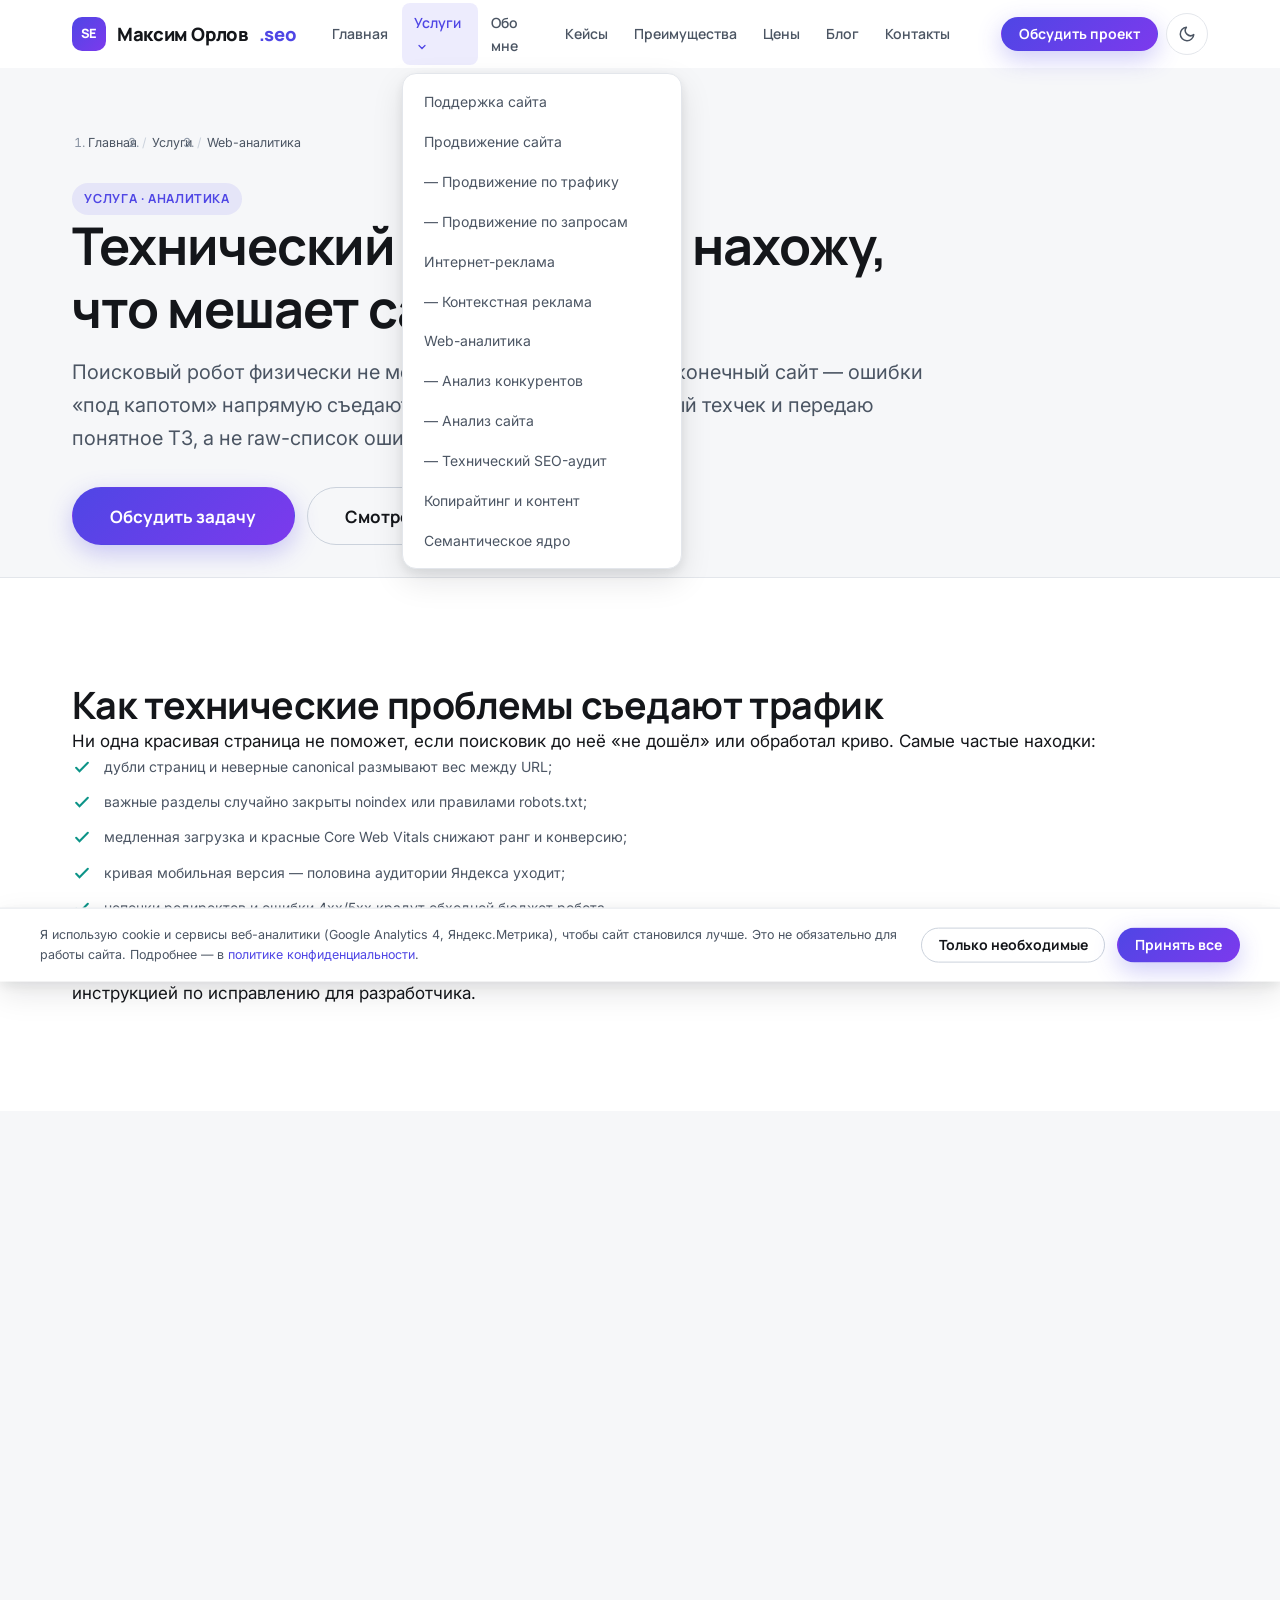
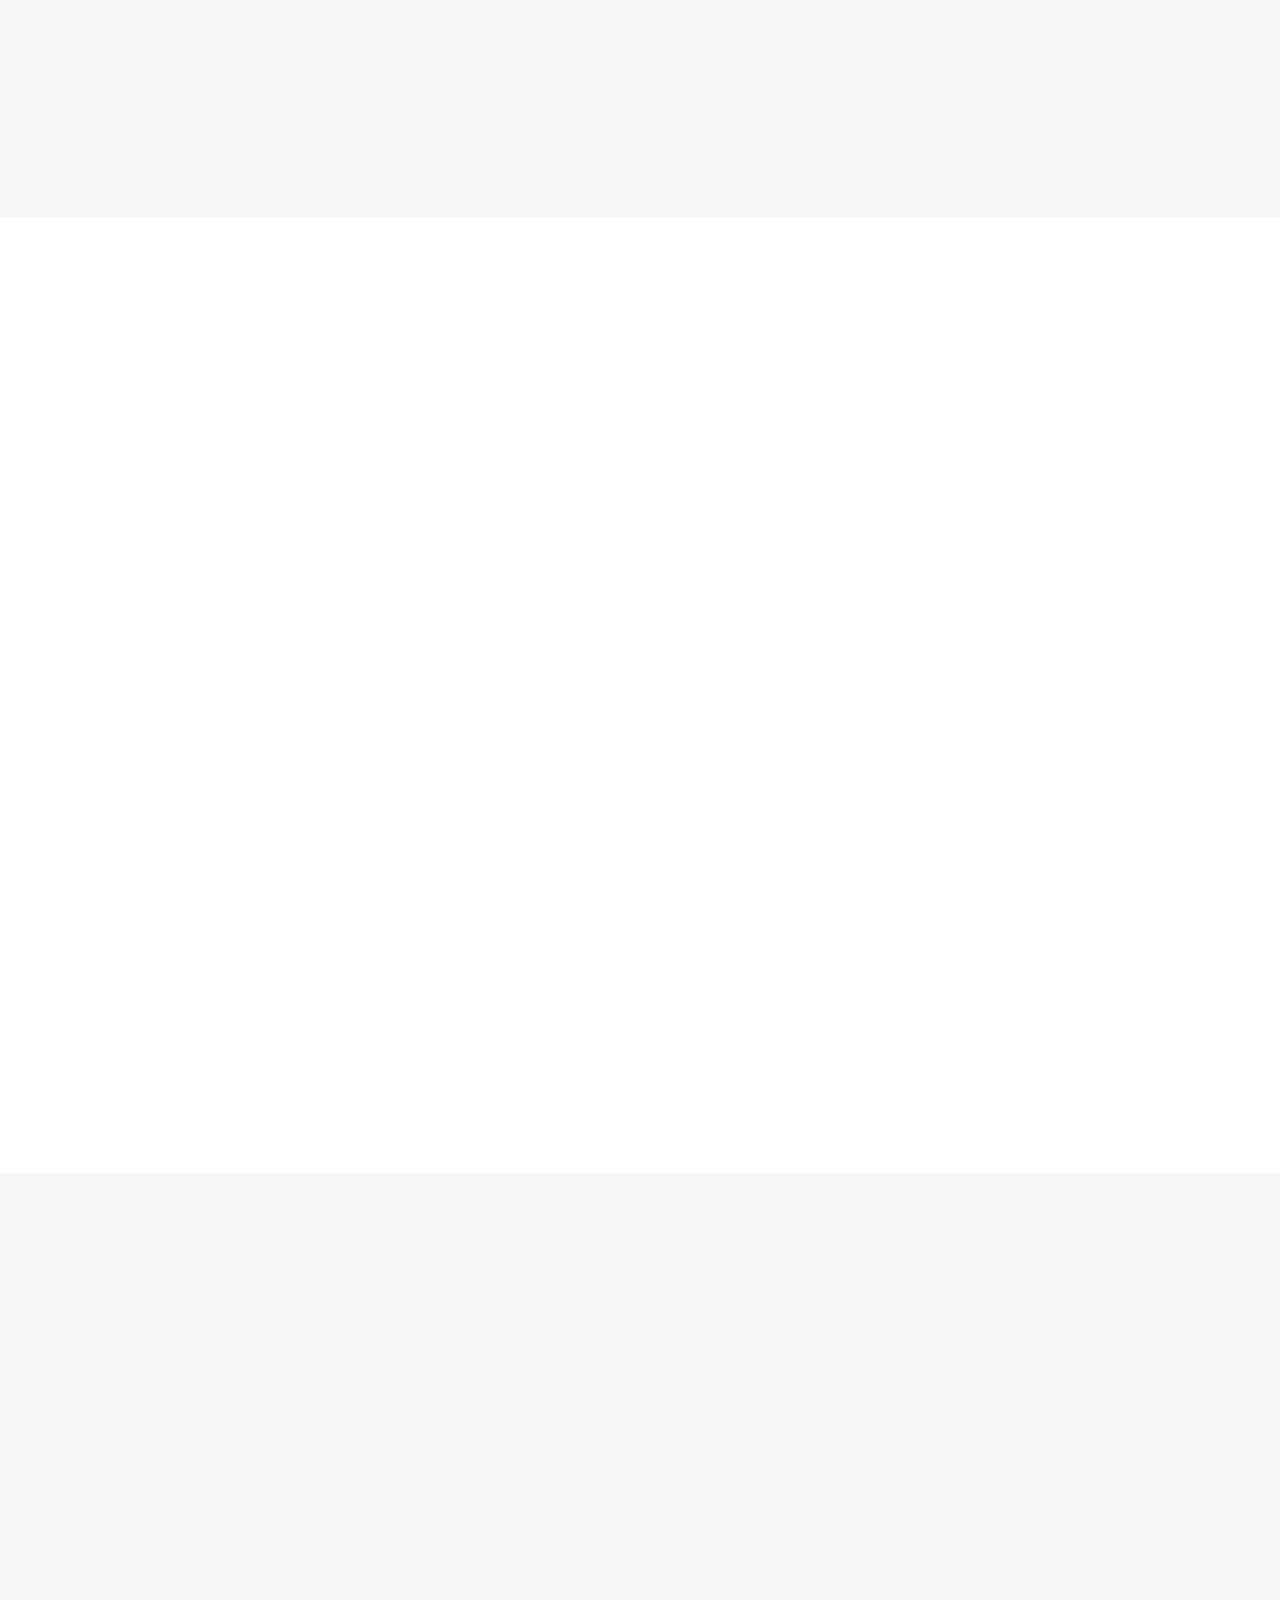
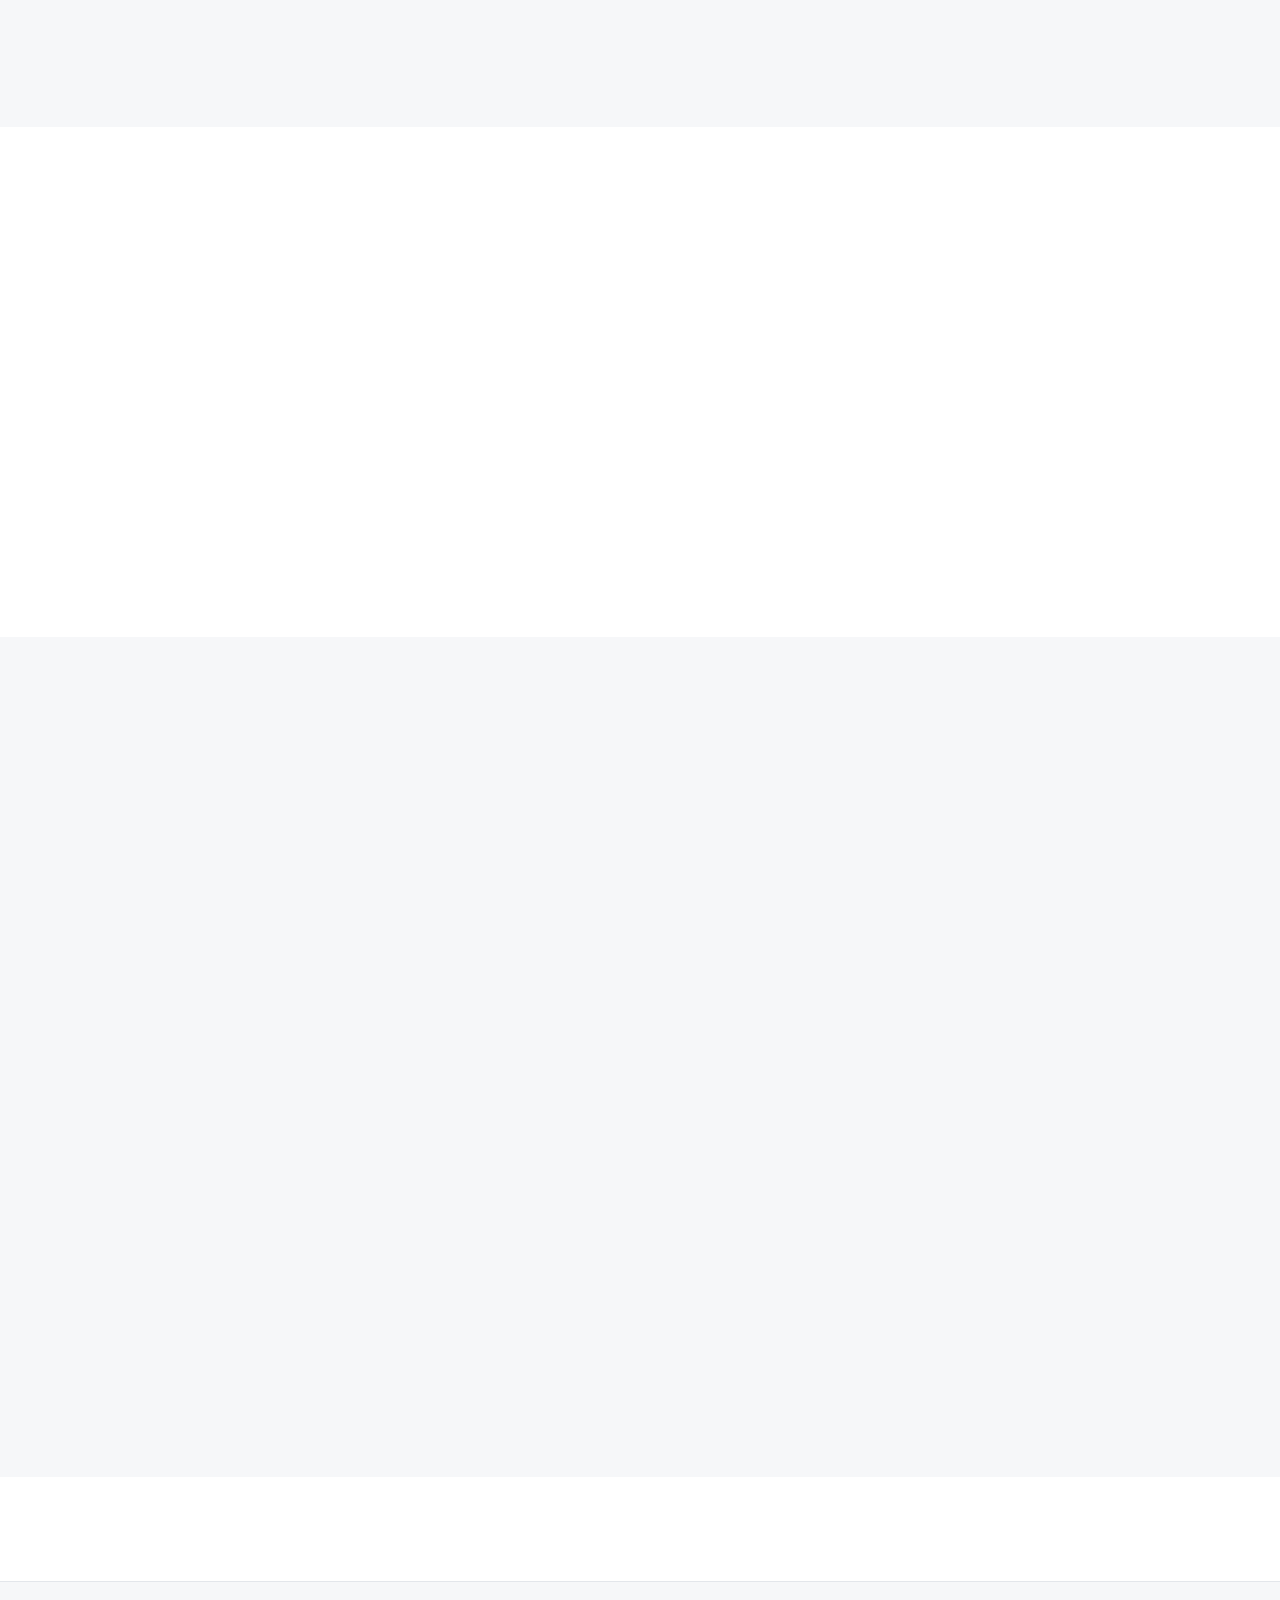
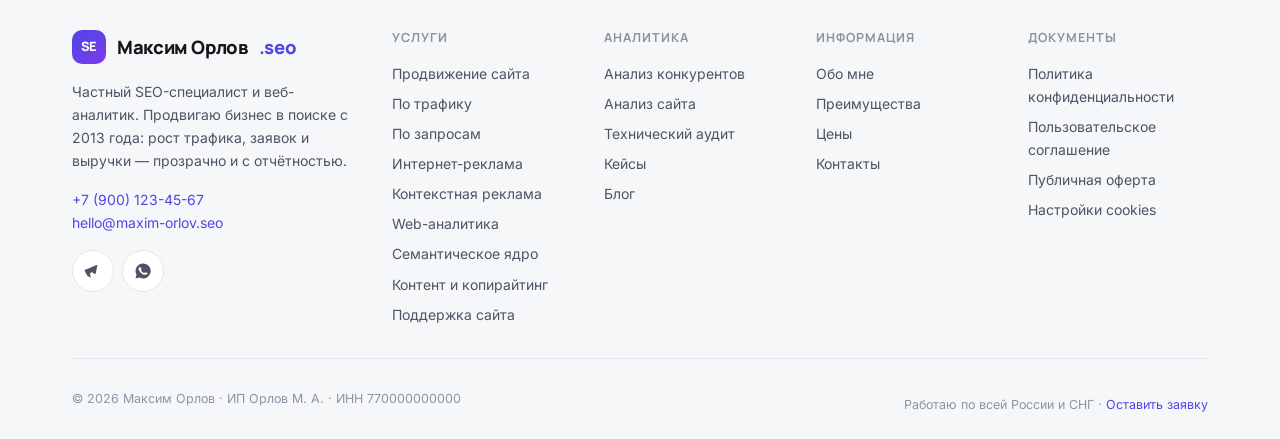
<file: analytics-tech-seo.html>
<!DOCTYPE html>
<html lang="ru" class="no-js">
<head>
  <meta charset="utf-8">
  <meta name="viewport" content="width=device-width, initial-scale=1">
  <title>Технический SEO-аудит сайта: индексация, скорость, дубли, robots, sitemap | Максим Орлов</title>
  <meta name="description" content="Технический аудит: индексация и доступность, канонические URL, дубли, редиректы, Core Web Vitals, мобильная версия, микроразметка. Отчёт с приоритетами и ТЗ на исправление.">
  <link rel="canonical" href="https://maxim-orlov.seo/analytics-tech-seo.html">
  <link rel="icon" href="favicon.ico" sizes="any">

  <!-- Open Graph -->
  <meta property="og:type" content="website">
  <meta property="og:title" content="Технический SEO-аудит сайта: индексация, скорость, дубли, robots, sitemap">
  <meta property="og:description" content="Технический аудит: индексация и доступность, канонические URL, дубли, редиректы, Core Web Vitals, мобильная версия, микроразметка. Отчёт с приоритетами и ТЗ на исправление.">
  <meta property="og:url" content="https://maxim-orlov.seo/analytics-tech-seo.html">
  <meta property="og:image" content="https://maxim-orlov.seo/assets/img/og/og-image.png">
  <meta property="og:image:width" content="1200">
  <meta property="og:image:height" content="630">
  <meta property="og:locale" content="ru_RU">
  <meta name="twitter:card" content="summary_large_image">
  <meta name="theme-color" content="#4f46e5" media="(prefers-color-scheme: light)">
  <meta name="theme-color" content="#0c0e12" media="(prefers-color-scheme: dark)">

  <!-- Шрифты: preconnect + swap -->
  <link rel="preconnect" href="https://fonts.googleapis.com">
  <link rel="preconnect" href="https://fonts.gstatic.com" crossorigin>
  <link rel="stylesheet" href="https://fonts.googleapis.com/css2?family=Inter:wght@400;500;600&family=Manrope:wght@600;700;800&display=swap" media="print" onload="this.media='all'">
  <noscript><link rel="stylesheet" href="https://fonts.googleapis.com/css2?family=Inter:wght@400;500;600&family=Manrope:wght@600;700;800&display=swap"></noscript>

  <!-- Критический CSS (инлайн) + основные стили -->
  <style>:root{--c-bg:#fff;--c-text:#14161a;--c-accent:#4f46e5;--header-h:68px}body{margin:0;font-family:Inter,system-ui,sans-serif;background:var(--c-bg);color:var(--c-text)}.container{max-width:1200px;margin:0 auto;padding:0 1.25rem}.site-header{position:sticky;top:0;height:var(--header-h)}h1{font-size:clamp(2rem,4vw,3.25rem)}</style>
  <link rel="stylesheet" href="assets/css/variables.css">
  <link rel="stylesheet" href="assets/css/reset.css">
  <link rel="stylesheet" href="assets/css/base.css">
  <link rel="stylesheet" href="assets/css/components.css">
  <link rel="stylesheet" href="assets/css/layout.css">
  <link rel="stylesheet" href="assets/css/pages.css">

  <!-- Тема без FOUC -->
  <script src="assets/js/theme.js"></script>
  <script type="application/ld+json">
  {"@context": "https://schema.org", "@type": "BreadcrumbList", "itemListElement": [{"@type": "ListItem", "position": 1, "name": "Главная", "item": "https://maxim-orlov.seo/"}, {"@type": "ListItem", "position": 2, "name": "Технический SEO-аудит: нахожу, что мешает сайту расти", "item": "https://maxim-orlov.seo/analytics-tech-seo.html"}]}
  </script>
  <script type="application/ld+json">
  {"@context": "https://schema.org", "@type": "Service", "name": "Технический SEO-аудит сайта", "description": "Полная техническая проверка сайта: индексация, дубли, скорость, разметка.", "serviceType": "SEO и интернет-маркетинг", "provider": {"@type": "Person", "name": "Максим Орлов"}, "areaServed": "RU", "url": "https://maxim-orlov.seo/analytics-tech-seo.html"}
  </script>
  <script type="application/ld+json">
  {"@context": "https://schema.org", "@type": "FAQPage", "mainEntity": [{"@type": "Question", "name": "Что такое технический SEO-аудит простыми словами?", "acceptedAnswer": {"@type": "Answer", "text": "Это проверка «под капотом»: как страницы индексируются, нет ли дублей и ошибок сервера, правильно ли настроены robots.txt и sitemap, быстро ли грузится сайт. Если техника сломана — тексты и ссылки не помогут."}}, {"@type": "Question", "name": "Нужен ли аудит, если сайт уже в топе?", "acceptedAnswer": {"@type": "Answer", "text": "Да. Часто позиции держатся на авторитете домена, а скрытые технические проблемы мешают расти дальше и делают сайт уязвимым при апдейтах алгоритмов."}}, {"@type": "Question", "name": "Чем ваш аудит отличается от отчёта онлайн-сервиса?", "acceptedAnswer": {"@type": "Answer", "text": "Сервис выдаёт список ошибок без контекста. Я разбираю каждую находку: важна ли она в вашей ситуации, как её исправить и в каком порядке. Это экономит месяцы работы разработчиков впустую."}}]}
  </script>
</head>

<body data-active="analytics">
  <div id="header-slot"></div>

  <main id="main">
    <section class="page-hero">
      <div class="container">
        <nav class="breadcrumbs" aria-label="Хлебные крошки">
          <ol>
          <li><a href="index.html">Главная</a></li>
          <li><a href="promotion.html">Услуги</a></li>
          <li><a href="analytics.html">Web-аналитика</a></li>
          </ol>
        </nav>
        <span class="badge">Услуга · Аналитика</span>
        <h1>Технический SEO-аудит: нахожу, что мешает сайту расти</h1>
        <p class="lead">Поисковый робот физически не может проиндексировать бесконечный сайт — ошибки «под капотом» напрямую съедают видимость. Провожу полный техчек и передаю понятное ТЗ, а не raw-список ошибок.</p>
        <div class="hero-ctas" style="margin-top:2rem">
          <a class="btn btn-primary btn-lg" href="#order" data-track="cta_click" data-track-label="hero">Обсудить задачу</a>
          <a class="btn btn-outline btn-lg" href="pricing.html">Смотреть цены</a>
        </div>
      </div>
    </section>
    <section class="section">
      <div class="container">
        <h2>Как технические проблемы съедают трафик</h2>
        <p>Ни одна красивая страница не поможет, если поисковик до неё «не дошёл» или обработал криво. Самые частые находки:</p>
        <ul class="feature-list">
          <li><svg viewBox="0 0 24 24" fill="none" stroke="currentColor" stroke-width="2.5" stroke-linecap="round"><path d="m5 13 4 4L19 7"/></svg>дубли страниц и неверные canonical размывают вес между URL;</li>
          <li><svg viewBox="0 0 24 24" fill="none" stroke="currentColor" stroke-width="2.5" stroke-linecap="round"><path d="m5 13 4 4L19 7"/></svg>важные разделы случайно закрыты noindex или правилами robots.txt;</li>
          <li><svg viewBox="0 0 24 24" fill="none" stroke="currentColor" stroke-width="2.5" stroke-linecap="round"><path d="m5 13 4 4L19 7"/></svg>медленная загрузка и красные Core Web Vitals снижают ранг и конверсию;</li>
          <li><svg viewBox="0 0 24 24" fill="none" stroke="currentColor" stroke-width="2.5" stroke-linecap="round"><path d="m5 13 4 4L19 7"/></svg>кривая мобильная версия — половина аудитории Яндекса уходит;</li>
          <li><svg viewBox="0 0 24 24" fill="none" stroke="currentColor" stroke-width="2.5" stroke-linecap="round"><path d="m5 13 4 4L19 7"/></svg>цепочки редиректов и ошибки 4xx/5xx крадут обходной бюджет робота.</li>
        </ul>
        <h3>Решение: полный техчек с ТЗ</h3>
        <p>Обход до 100 000 URL, анализ логов поисковых роботов, проверка 120+ факторов. Каждая находка — с описанием влияния на трафик и инструкцией по исправлению для разработчика.</p>
      </div>
    </section>
    <section class="section section-alt">
      <div class="container">
        <div class="section-head reveal"><h2>Чек-лист аудита</h2></div>
        <div class="grid-3">
          <article class="card card-hover reveal"><h3>Индексация и доступность</h3><p class="text-soft small">robots.txt, sitemap, noindex, зеркала, HTTP-коды, обходной бюджет.</p></article>
          <article class="card card-hover reveal"><h3>Структура и URL</h3><p class="text-soft small">Глубина залегания, ЧПУ, фильтры, пагинация, мусорные страницы.</p></article>
          <article class="card card-hover reveal"><h3>Дубли и редиректы</h3><p class="text-soft small">Параметрические URL, www/not-www, http→https, цепочки 301.</p></article>
          <article class="card card-hover reveal reveal-delay-1"><h3>Скорость и Core Web Vitals</h3><p class="text-soft small">LCP, INP, CLS, lazy-loading, критический CSS, вес изображений.</p></article>
          <article class="card card-hover reveal reveal-delay-1"><h3>Мобильная версия</h3><p class="text-soft small">Responsive, viewport, сопоставимость контента desktop/mobile.</p></article>
          <article class="card card-hover reveal reveal-delay-1"><h3>Разметка данных</h3><p class="text-soft small">Schema.org: Product, Article, FAQ, Breadcrumb — валидность и полнота.</p></article>
        </div>
      </div>
    </section>
    <section class="section">
      <div class="container">
        <div class="section-head reveal"><h2>Процесс</h2></div>
        <div class="steps reveal reveal-delay-1">
          <div class="step"><h3>Полный обход сайта</h3><p>Screaming Frog + парсинг XML-sitemap, выгрузка всех URL и статусов ответа.</p></div>
          <div class="step"><h3>Логи и Search Console</h3><p>Как часто робот заходит, что получает, где зря тратит бюджет обхода.</p></div>
          <div class="step"><h3>Проверка факторов</h3><p>По чек-листу 120+ пунктов с фиксацией примеров и скриншотов.</p></div>
          <div class="step"><h3>Отчёт</h3><p>Приоритеты Critical/High/Medium, ТЗ для разработчиков, оценка эффекта.</p></div>
          <div class="step"><h3>Контроль внедрения</h3><p>Сверка исправлений через 2–4 недели, повторный замер.</p></div>
        </div>
      </div>
    </section>
    <section class="section section-alt">
      <div class="container">
        <div class="section-head center reveal">
          <h2>Частые вопросы</h2>
          <p class="lead">Коротко о главном — до звонка и брифа.</p>
        </div>
        <div class="faq" itemscope itemtype="https://schema.org/FAQPage">
            <details class="faq-item reveal" itemprop="mainEntity" itemscope itemtype="https://schema.org/Question">
              <summary itemprop="name">Что такое технический SEO-аудит простыми словами?<span class="faq-icon" aria-hidden="true"></span></summary>
              <div class="faq-body" itemprop="acceptedAnswer" itemscope><p itemprop="text">Это проверка «под капотом»: как страницы индексируются, нет ли дублей и ошибок сервера, правильно ли настроены robots.txt и sitemap, быстро ли грузится сайт. Если техника сломана — тексты и ссылки не помогут.</p></div>
            </details>
            <details class="faq-item reveal" itemprop="mainEntity" itemscope itemtype="https://schema.org/Question">
              <summary itemprop="name">Нужен ли аудит, если сайт уже в топе?<span class="faq-icon" aria-hidden="true"></span></summary>
              <div class="faq-body" itemprop="acceptedAnswer" itemscope><p itemprop="text">Да. Часто позиции держатся на авторитете домена, а скрытые технические проблемы мешают расти дальше и делают сайт уязвимым при апдейтах алгоритмов.</p></div>
            </details>
            <details class="faq-item reveal" itemprop="mainEntity" itemscope itemtype="https://schema.org/Question">
              <summary itemprop="name">Чем ваш аудит отличается от отчёта онлайн-сервиса?<span class="faq-icon" aria-hidden="true"></span></summary>
              <div class="faq-body" itemprop="acceptedAnswer" itemscope><p itemprop="text">Сервис выдаёт список ошибок без контекста. Я разбираю каждую находку: важна ли она в вашей ситуации, как её исправить и в каком порядке. Это экономит месяцы работы разработчиков впустую.</p></div>
            </details>
        </div>
      </div>
    </section>
    <section class="section">
      <div class="container">
        <div class="section-head reveal">
          <h2>Смежные услуги</h2>
          <p class="lead">Результат приходит, когда работы связаны в единую стратегию.</p>
        </div>
        <div class="grid-3">
          <article class="card card-hover reveal"><h3><a href="keywords.html">Семантическое ядро</a></h3><p class="text-soft small">Сбор и кластеризация запросов — фундамент продвижения и рекламы.</p></article>
          <article class="card card-hover reveal"><h3><a href="content.html">Контент и копирайтинг</a></h3><p class="text-soft small">Тексты под интент: читают люди, любят поисковики.</p></article>
          <article class="card card-hover reveal"><h3><a href="analytics-site-audit.html">Анализ сайта</a></h3><p class="text-soft small">Поведение, юзабилити и конверсии — где теряются заявки.</p></article>
        </div>
      </div>
    </section>
    <section class="section section-alt" id="order" aria-labelledby="order-h">
      <div class="container">
        <div class="grid-2">
          <div class="reveal">
            <h2 id="order-h">Готовы обсудить ваш проект?</h2>
            <p class="lead">Опишите задачу — в течение рабочего дня пришлю предварительную оценку, план работ и релевантные кейсы. Консультация бесплатна.</p>
            <ul class="feature-list">
              <li><svg viewBox="0 0 24 24" fill="none" stroke="currentColor" stroke-width="2.5" stroke-linecap="round"><path d="m5 13 4 4L19 7"/></svg>Ответ в течение рабочего дня</li>
              <li><svg viewBox="0 0 24 24" fill="none" stroke="currentColor" stroke-width="2.5" stroke-linecap="round"><path d="m5 13 4 4L19 7"/></svg>Бесплатный экспресс-аудит сайта перед стартом</li>
              <li><svg viewBox="0 0 24 24" fill="none" stroke="currentColor" stroke-width="2.5" stroke-linecap="round"><path d="m5 13 4 4L19 7"/></svg>Договор, счёт и закрывающие документы как для юрлиц</li>
            </ul>
            <p class="small text-mute" style="margin-top:1.5rem">Или напрямую: <a href="https://t.me/maxim_orlov_seo" target="_blank" rel="noopener nofollow" data-track="telegram_click">Telegram</a> · <a href="tel:+79001234567" data-track="phone_click">+7 (900) 123-45-67</a></p>
          </div>
          <div class="card reveal reveal-delay-1">
            <form data-form="lead-at" data-endpoint="https://formspree.io/f/xxxxxxxx" class="form" novalidate>
              <div class="form-row">
                <div class="field">
                  <label for="o-name-at">Имя <span class="req">*</span></label>
                  <input class="input" id="o-name-at" name="name" type="text" required autocomplete="name" data-validate="name">
                  <p class="field-error" aria-live="polite"></p>
                </div>
                <div class="field">
                  <label for="o-contact-at">Телефон или Telegram <span class="req">*</span></label>
                  <input class="input" id="o-contact-at" name="contact" type="text" required data-validate="email">
                  <p class="field-error" aria-live="polite"></p>
                </div>
              </div>
              <div class="field">
                <label for="o-site-at">Сайт</label>
                <input class="input" id="o-site-at" name="site" type="text" placeholder="https://...">
                <p class="field-error" aria-live="polite"></p>
              </div>
              <div class="field">
                <label for="o-msg-at">Задача <span class="req">*</span></label>
                <textarea class="textarea" id="o-msg-at" name="message" required data-validate="text"></textarea>
                <p class="field-error" aria-live="polite"></p>
              </div>
              <input type="text" name="_gotcha" hidden data-hp tabindex="-1" autocomplete="off">
              <label class="checkbox"><input type="checkbox" name="consent" required> Соглашаюсь с <a href="privacy.html">политикой конфиденциальности</a></label>
              <button class="btn btn-primary btn-block btn-lg" type="submit">Отправить</button>
              <p class="form-status" data-form-status aria-live="polite"></p>
            </form>
          </div>
        </div>
      </div>
    </section>
  <div id="footer-slot"></div>

  <script src="assets/js/include.js"></script>
  <script type="module" src="assets/js/main.js"></script>
</body>
</html>
</file>
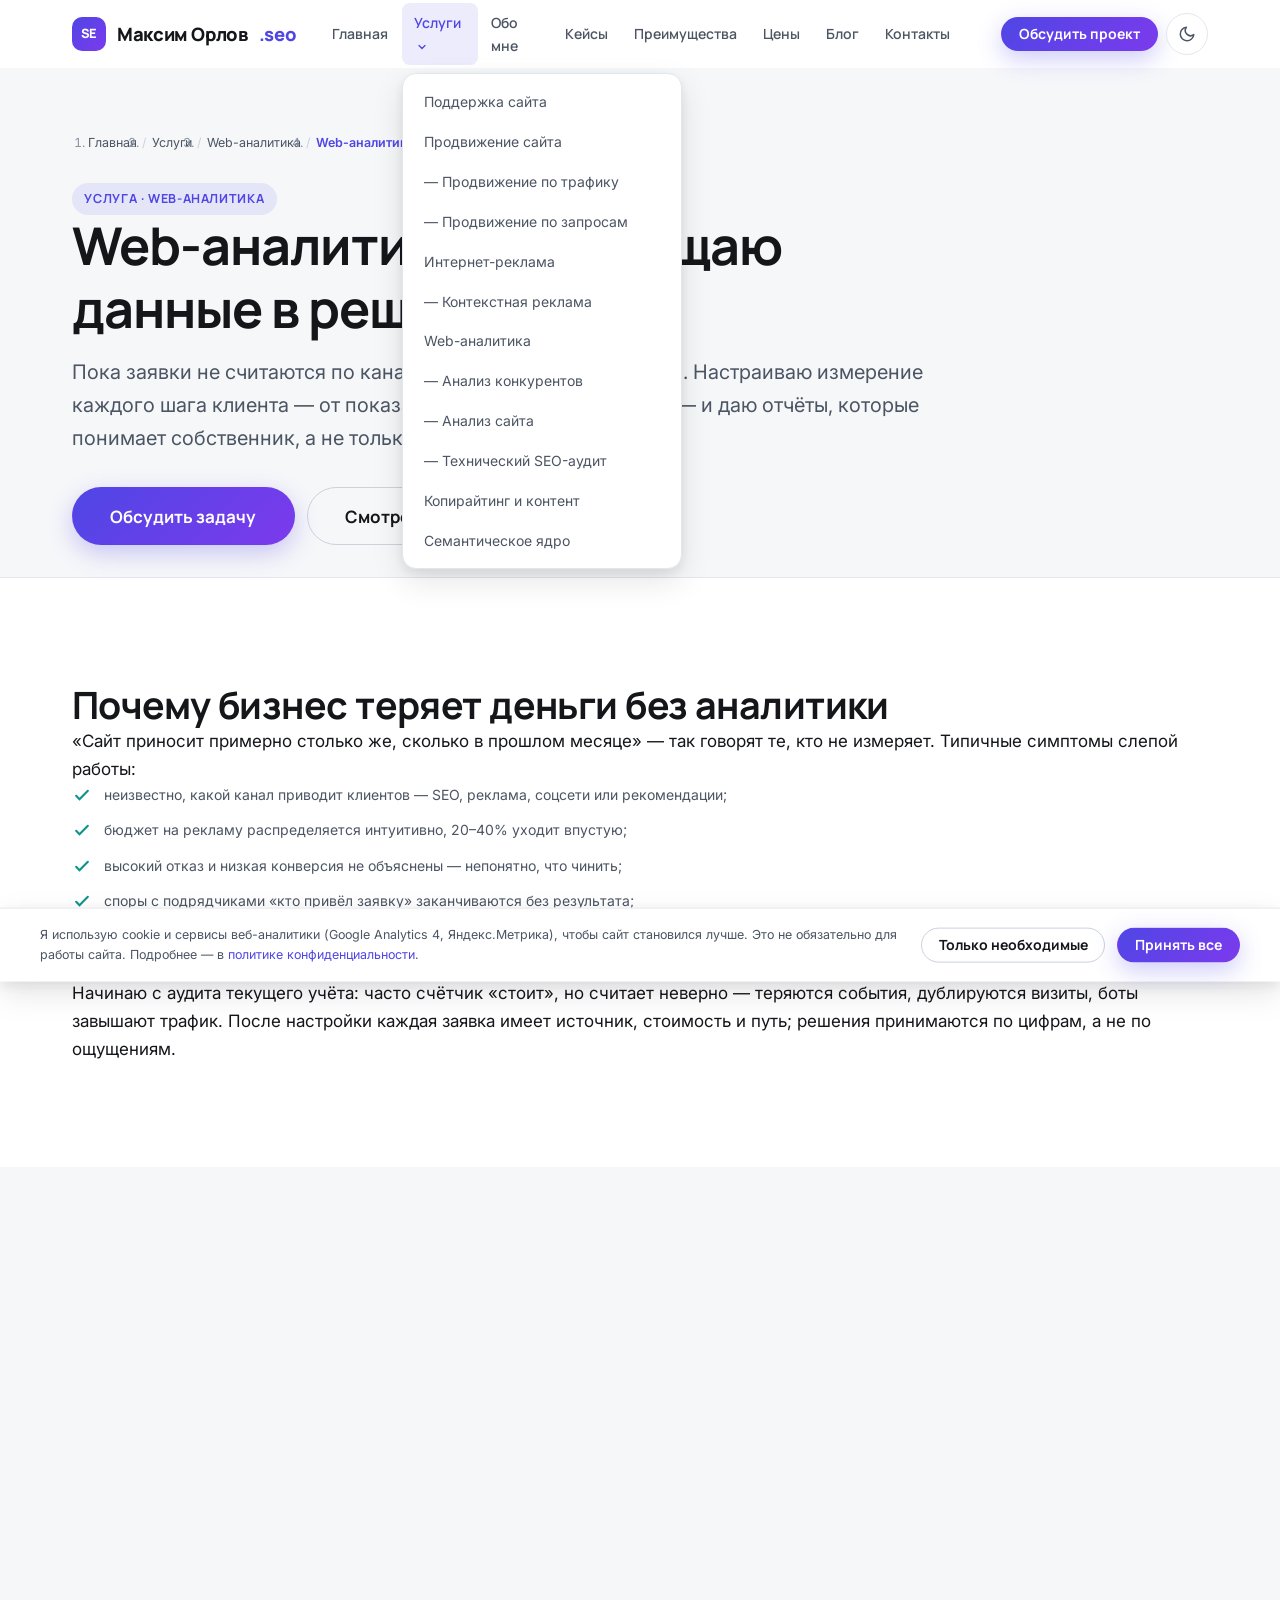
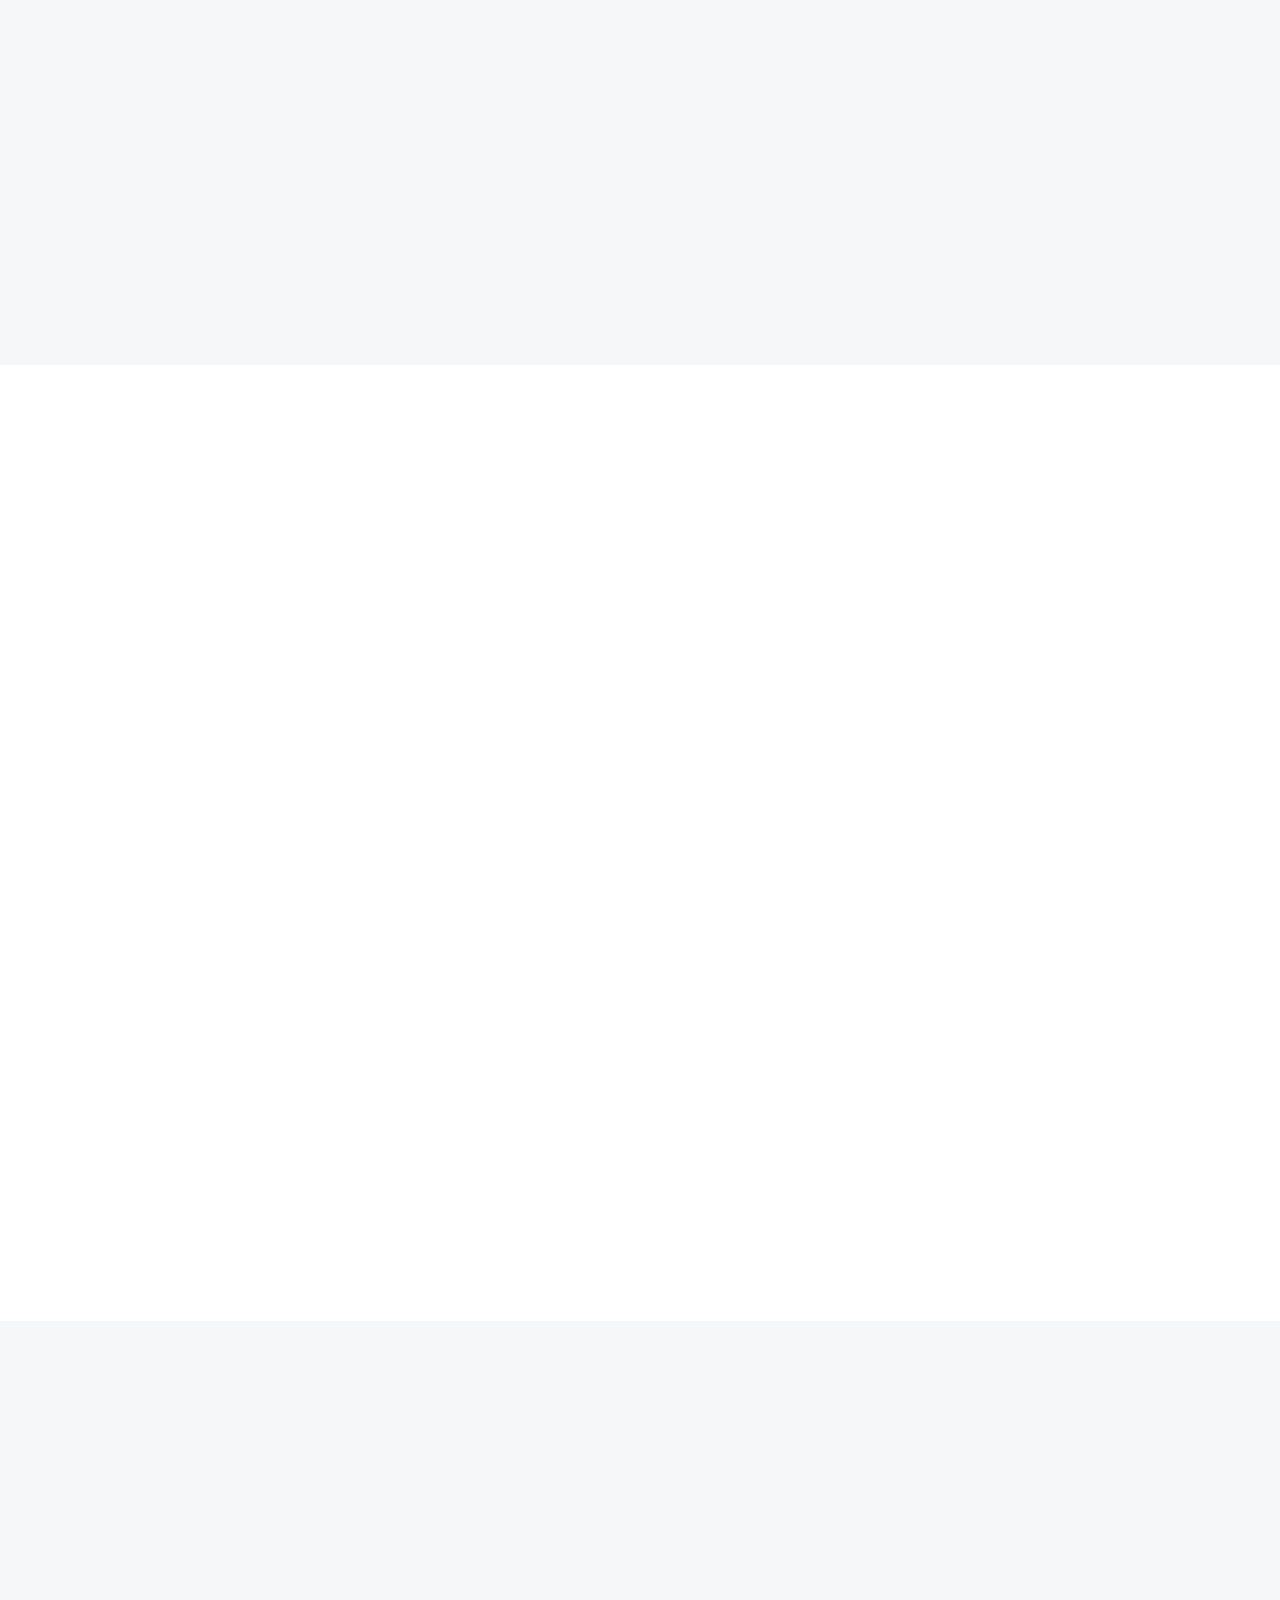
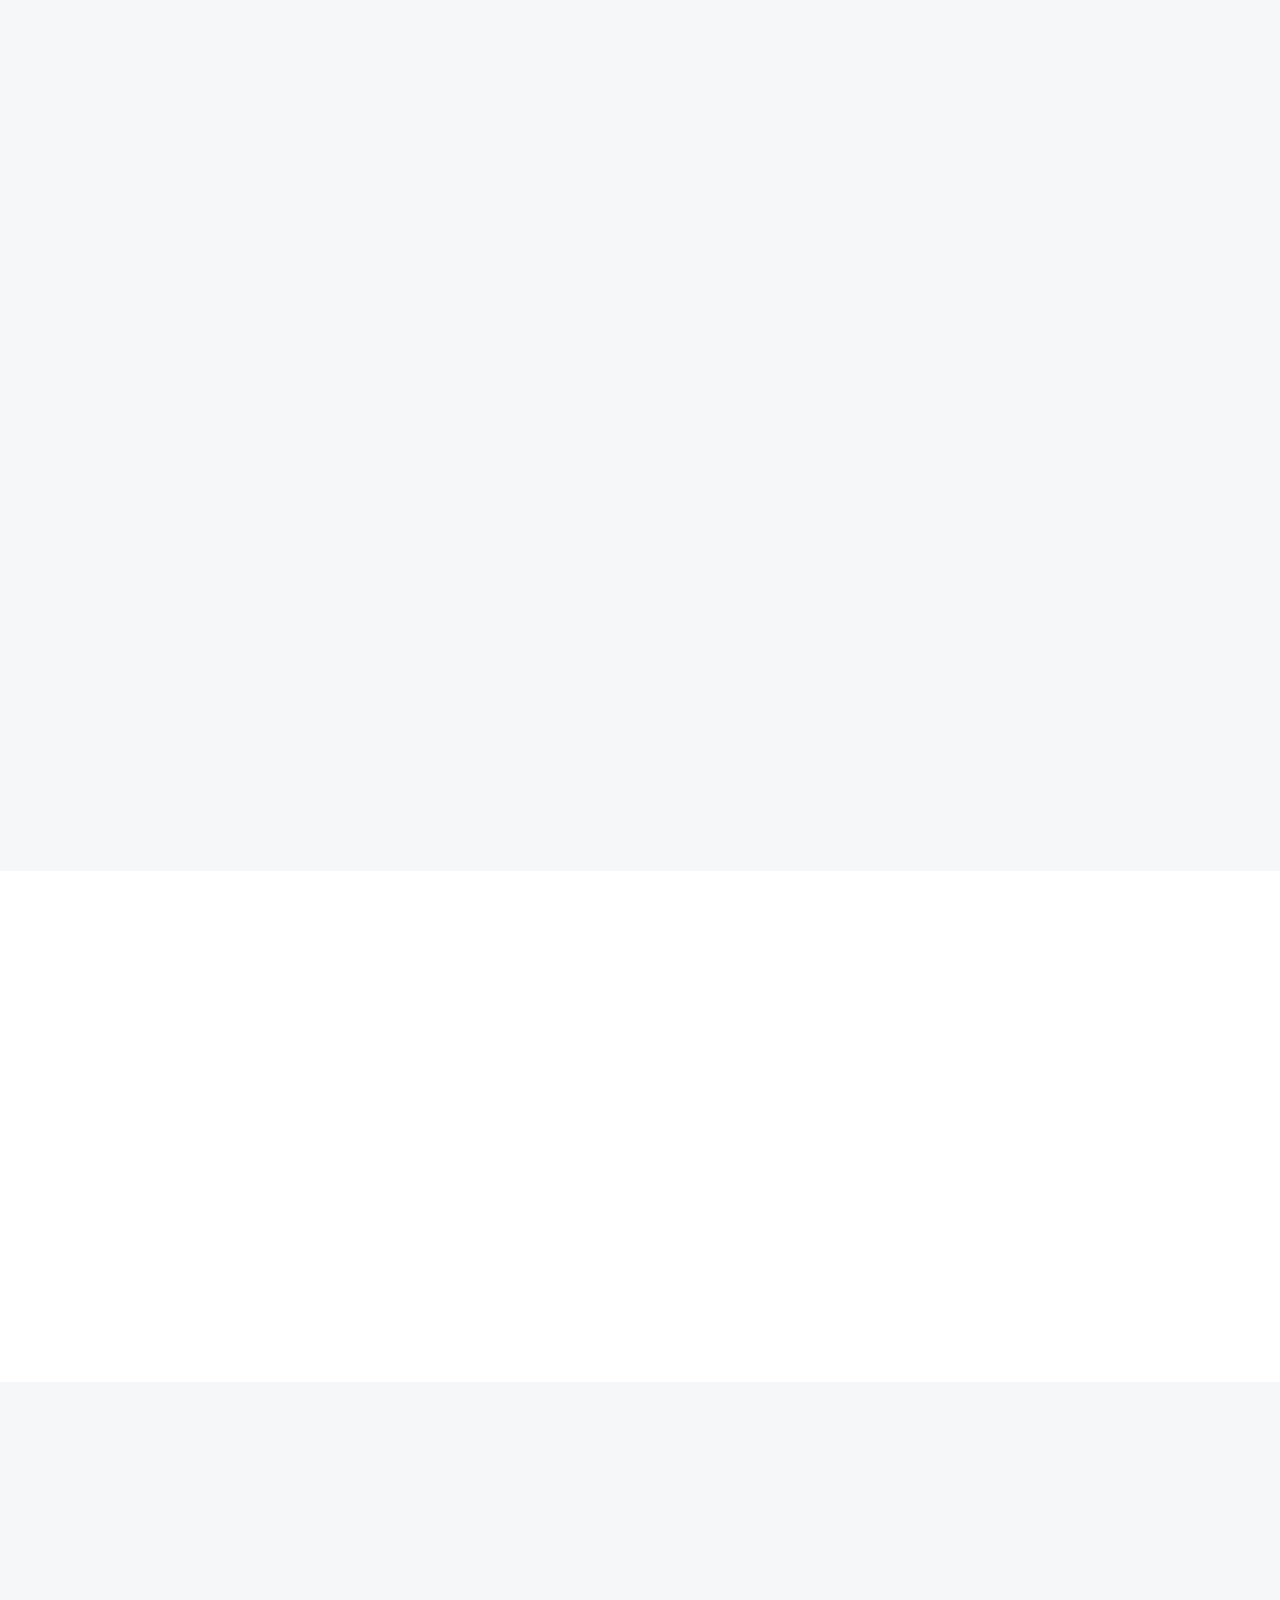
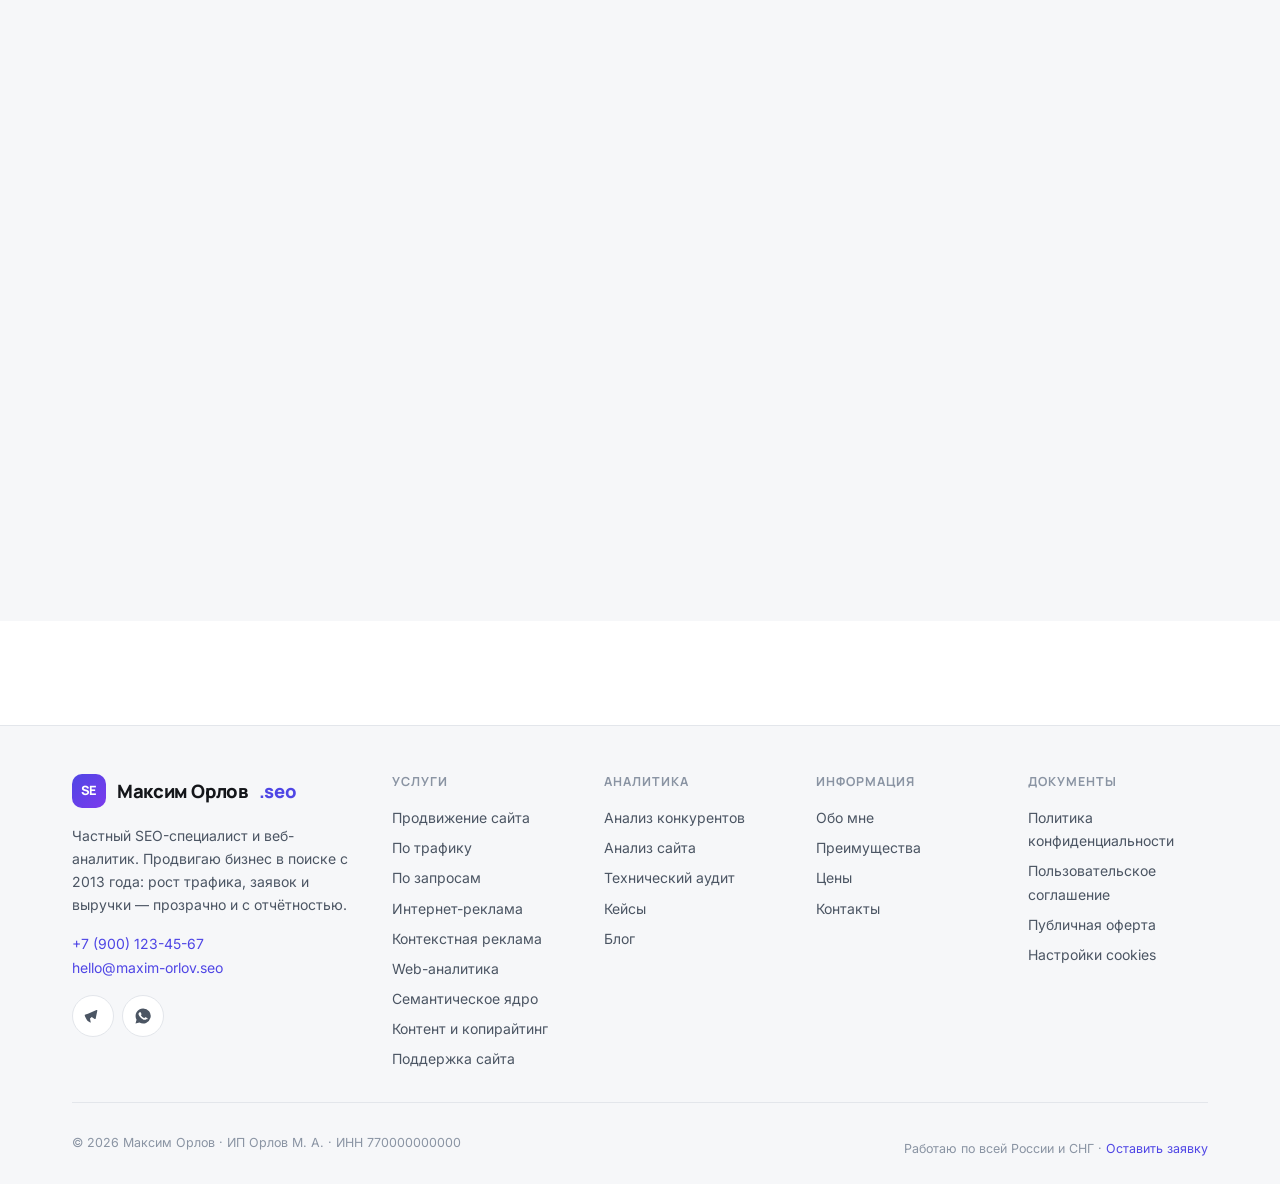
<file: analytics.html>
<!DOCTYPE html>
<html lang="ru" class="no-js">
<head>
  <meta charset="utf-8">
  <meta name="viewport" content="width=device-width, initial-scale=1">
  <title>Web-аналитика сайта — настройка GA4, Яндекс.Метрики, сквозная аналитика | Максим Орлов</title>
  <meta name="description" content="Настройка веб-аналитики: GA4, Яндекс.Метрика, цели и события, e-commerce, дашборды Looker Studio, сквозная аналитика с CRM. Узнайте, откуда приходят заявки и сколько они стоят.">
  <link rel="canonical" href="https://maxim-orlov.seo/analytics.html">
  <link rel="icon" href="favicon.ico" sizes="any">

  <!-- Open Graph -->
  <meta property="og:type" content="website">
  <meta property="og:title" content="Web-аналитика сайта">
  <meta property="og:description" content="Настройка веб-аналитики: GA4, Яндекс.Метрика, цели и события, e-commerce, дашборды Looker Studio, сквозная аналитика с CRM. Узнайте, откуда приходят заявки и сколько они стоят.">
  <meta property="og:url" content="https://maxim-orlov.seo/analytics.html">
  <meta property="og:image" content="https://maxim-orlov.seo/assets/img/og/og-image.png">
  <meta property="og:image:width" content="1200">
  <meta property="og:image:height" content="630">
  <meta property="og:locale" content="ru_RU">
  <meta name="twitter:card" content="summary_large_image">
  <meta name="theme-color" content="#4f46e5" media="(prefers-color-scheme: light)">
  <meta name="theme-color" content="#0c0e12" media="(prefers-color-scheme: dark)">

  <!-- Шрифты: preconnect + swap -->
  <link rel="preconnect" href="https://fonts.googleapis.com">
  <link rel="preconnect" href="https://fonts.gstatic.com" crossorigin>
  <link rel="stylesheet" href="https://fonts.googleapis.com/css2?family=Inter:wght@400;500;600&family=Manrope:wght@600;700;800&display=swap" media="print" onload="this.media='all'">
  <noscript><link rel="stylesheet" href="https://fonts.googleapis.com/css2?family=Inter:wght@400;500;600&family=Manrope:wght@600;700;800&display=swap"></noscript>

  <!-- Критический CSS (инлайн) + основные стили -->
  <style>:root{--c-bg:#fff;--c-text:#14161a;--c-accent:#4f46e5;--header-h:68px}body{margin:0;font-family:Inter,system-ui,sans-serif;background:var(--c-bg);color:var(--c-text)}.container{max-width:1200px;margin:0 auto;padding:0 1.25rem}.site-header{position:sticky;top:0;height:var(--header-h)}h1{font-size:clamp(2rem,4vw,3.25rem)}</style>
  <link rel="stylesheet" href="assets/css/variables.css">
  <link rel="stylesheet" href="assets/css/reset.css">
  <link rel="stylesheet" href="assets/css/base.css">
  <link rel="stylesheet" href="assets/css/components.css">
  <link rel="stylesheet" href="assets/css/layout.css">
  <link rel="stylesheet" href="assets/css/pages.css">

  <!-- Тема без FOUC -->
  <script src="assets/js/theme.js"></script>
  <script type="application/ld+json">
  {"@context": "https://schema.org", "@type": "BreadcrumbList", "itemListElement": [{"@type": "ListItem", "position": 1, "name": "Главная", "item": "https://maxim-orlov.seo/"}, {"@type": "ListItem", "position": 2, "name": "Web-аналитика: превращаю данные в решения", "item": "https://maxim-orlov.seo/analytics.html"}]}
  </script>
  <script type="application/ld+json">
  {"@context": "https://schema.org", "@type": "Service", "name": "Web-аналитика сайта", "description": "Настройка GA4, Яндекс.Метрики, целей, e-commerce и сквозной аналитики.", "serviceType": "SEO и интернет-маркетинг", "provider": {"@type": "Person", "name": "Максим Орлов"}, "areaServed": "RU", "url": "https://maxim-orlov.seo/analytics.html"}
  </script>
  <script type="application/ld+json">
  {"@context": "https://schema.org", "@type": "FAQPage", "mainEntity": [{"@type": "Question", "name": "Какие инструменты аналитики вы используете?", "acceptedAnswer": {"@type": "Answer", "text": "Google Analytics 4, Яндекс.Метрика с Вебвизором, Search Console, Looker Studio, Roistat — при необходимости. Выбор зависит от ниши и источников трафика: универсальных решений не бывает."}}, {"@type": "Question", "name": "Нужна ли аналитика, если сайт маленький?", "acceptedAnswer": {"@type": "Answer", "text": "Да — даже 10 заявок в месяц стоит измерять. Без данных вы не знаете, какие каналы работают, а какие сливают бюджет. На маленьком проекте настройка дешевле и быстрее."}}, {"@type": "Question", "name": "Вы подключаете сквозную аналитику?", "acceptedAnswer": {"@type": "Answer", "text": "Да, при наличии CRM или коллтрекинга строю связку «показ → клик → заявка → сделка → выручка». Это позволяет считать ROI каждого канала, а не просто количество визитов."}}]}
  </script>
</head>

<body data-active="analytics">
  <div id="header-slot"></div>

  <main id="main">
    <section class="page-hero">
      <div class="container">
        <nav class="breadcrumbs" aria-label="Хлебные крошки">
          <ol>
          <li><a href="index.html">Главная</a></li>
          <li><a href="promotion.html">Услуги</a></li>
          <li><a href="analytics.html">Web-аналитика</a></li>
          <li><span aria-current="page">Web-аналитика</span></li>
          </ol>
        </nav>
        <span class="badge">Услуга · Web-аналитика</span>
        <h1>Web-аналитика: превращаю данные в решения</h1>
        <p class="lead">Пока заявки не считаются по каналам, бюджет делится на глаз. Настраиваю измерение каждого шага клиента — от показа рекламы до сделки в CRM — и даю отчёты, которые понимает собственник, а не только маркетолог.</p>
        <div class="hero-ctas" style="margin-top:2rem">
          <a class="btn btn-primary btn-lg" href="#order" data-track="cta_click" data-track-label="hero">Обсудить задачу</a>
          <a class="btn btn-outline btn-lg" href="pricing.html">Смотреть цены</a>
        </div>
      </div>
    </section>
    <section class="section">
      <div class="container">
        <h2>Почему бизнес теряет деньги без аналитики</h2>
        <p>«Сайт приносит примерно столько же, сколько в прошлом месяце» — так говорят те, кто не измеряет. Типичные симптомы слепой работы:</p>
        <ul class="feature-list">
          <li><svg viewBox="0 0 24 24" fill="none" stroke="currentColor" stroke-width="2.5" stroke-linecap="round"><path d="m5 13 4 4L19 7"/></svg>неизвестно, какой канал приводит клиентов — SEO, реклама, соцсети или рекомендации;</li>
          <li><svg viewBox="0 0 24 24" fill="none" stroke="currentColor" stroke-width="2.5" stroke-linecap="round"><path d="m5 13 4 4L19 7"/></svg>бюджет на рекламу распределяется интуитивно, 20–40% уходит впустую;</li>
          <li><svg viewBox="0 0 24 24" fill="none" stroke="currentColor" stroke-width="2.5" stroke-linecap="round"><path d="m5 13 4 4L19 7"/></svg>высокий отказ и низкая конверсия не объяснены — непонятно, что чинить;</li>
          <li><svg viewBox="0 0 24 24" fill="none" stroke="currentColor" stroke-width="2.5" stroke-linecap="round"><path d="m5 13 4 4L19 7"/></svg>споры с подрядчиками «кто привёл заявку» заканчиваются без результата;</li>
          <li><svg viewBox="0 0 24 24" fill="none" stroke="currentColor" stroke-width="2.5" stroke-linecap="round"><path d="m5 13 4 4L19 7"/></svg>исторические данные не собирались — восстановить их уже невозможно.</li>
        </ul>
        <h3>Решение: единая система измерения</h3>
        <p>Начинаю с аудита текущего учёта: часто счётчик «стоит», но считает неверно — теряются события, дублируются визиты, боты завышают трафик. После настройки каждая заявка имеет источник, стоимость и путь; решения принимаются по цифрам, а не по ощущениям.</p>
      </div>
    </section>
    <section class="section section-alt">
      <div class="container">
        <div class="section-head reveal"><h2>Что входит в услугу</h2><p class="lead">Полный цикл: от установки кода до регламента отчётности.</p></div>
        <div class="grid-3">
          <article class="card card-hover reveal"><h3>Подключение GA4 и Метрики</h3><p class="text-soft small">Корректная установка счётчиков, синхронизация данных, фильтры ботов, проверка на потери и дубли.</p></article>
          <article class="card card-hover reveal"><h3>Цели и события</h3><p class="text-soft small">Формы, звонки, клики Telegram/WhatsApp, скачивания, глубина скролла — через dataLayer, без «целей по URL».</p></article>
          <article class="card card-hover reveal"><h3>Электронная коммерция</h3><p class="text-soft small">Воронка: просмотр товара → корзина → оформление → покупка, с суммами, SKU и сегментами по устройствам.</p></article>
          <article class="card card-hover reveal reveal-delay-1"><h3>Дашборды Looker Studio</h3><p class="text-soft small">Онлайн-отчёт с главными метриками: трафик, лиды, цена заявки по каналам. Обновляется автоматически.</p></article>
          <article class="card card-hover reveal reveal-delay-1"><h3>Сквозная аналитика</h3><p class="text-soft small">Связка «показ → клик → заявка → сделка → выручка» при наличии CRM или коллтрекинга. Считаю ROMI каналов.</p></article>
          <article class="card card-hover reveal reveal-delay-1"><h3>Обучение команды</h3><p class="text-soft small">30-минутный созвон и памятка: как читать отчёты, какие цифры смотреть еженедельно, где искать аномалии.</p></article>
        </div>
      </div>
    </section>
    <section class="section">
      <div class="container">
        <div class="section-head reveal"><h2>Как проходит работа</h2></div>
        <div class="steps reveal reveal-delay-1">
          <div class="step"><h3>Бриф и доступы</h3><p>15 минут созвона: какие метрики важны для бизнеса, где фиксируются лиды, какая есть CRM.</p></div>
          <div class="step"><h3>Аудит текущего учёта</h3><p>Проверяю корректность счётчиков, целей, интеграций; нахожу потери и искажения данных.</p></div>
          <div class="step"><h3>Настройка сбора</h3><p>Теги, события, dataLayer, электронная коммерция, кросс-доменный учёт, UTM-политика.</p></div>
          <div class="step"><h3>Отчётный слой</h3><p>Собираю дашборд и передаю регламент: кто, что и как часто смотрит.</p></div>
          <div class="step"><h3>Контроль качества</h3><p>Через 2 недели сверяю цифры с реальными заявками, корректирую расхождения.</p></div>
        </div>
      </div>
    </section>
    <section class="section section-alt">
      <div class="container">
        <div class="section-head reveal"><h2>Стоимость аналитики</h2><p class="lead">Фиксируется в договоре до начала работ.</p></div>
        <div class="table-wrap reveal">
          <table>
            <thead><tr><th scope="col">Услуга</th><th scope="col">Срок</th><th scope="col">Цена</th></tr></thead>
            <tbody>
              <tr><td>Базовая настройка: GA4 + Метрика + цели</td><td>3–5 дней</td><td>от 20 000 ₽</td></tr>
              <tr><td>E-commerce + дашборд Looker Studio</td><td>5–10 дней</td><td>от 35 000 ₽</td></tr>
              <tr><td>Сквозная аналитика с CRM</td><td>от 2 недель</td><td>от 60 000 ₽</td></tr>
              <tr><td>Ежемесячное сопровождение и отчёты</td><td>—</td><td>от 15 000 ₽/мес</td></tr>
            </tbody>
          </table>
        </div>
      </div>
    </section>
    <section class="section section-alt">
      <div class="container">
        <div class="section-head center reveal">
          <h2>Частые вопросы</h2>
          <p class="lead">Коротко о главном — до звонка и брифа.</p>
        </div>
        <div class="faq" itemscope itemtype="https://schema.org/FAQPage">
            <details class="faq-item reveal" itemprop="mainEntity" itemscope itemtype="https://schema.org/Question">
              <summary itemprop="name">Какие инструменты аналитики вы используете?<span class="faq-icon" aria-hidden="true"></span></summary>
              <div class="faq-body" itemprop="acceptedAnswer" itemscope><p itemprop="text">Google Analytics 4, Яндекс.Метрика с Вебвизором, Search Console, Looker Studio, Roistat — при необходимости. Выбор зависит от ниши и источников трафика: универсальных решений не бывает.</p></div>
            </details>
            <details class="faq-item reveal" itemprop="mainEntity" itemscope itemtype="https://schema.org/Question">
              <summary itemprop="name">Нужна ли аналитика, если сайт маленький?<span class="faq-icon" aria-hidden="true"></span></summary>
              <div class="faq-body" itemprop="acceptedAnswer" itemscope><p itemprop="text">Да — даже 10 заявок в месяц стоит измерять. Без данных вы не знаете, какие каналы работают, а какие сливают бюджет. На маленьком проекте настройка дешевле и быстрее.</p></div>
            </details>
            <details class="faq-item reveal" itemprop="mainEntity" itemscope itemtype="https://schema.org/Question">
              <summary itemprop="name">Вы подключаете сквозную аналитику?<span class="faq-icon" aria-hidden="true"></span></summary>
              <div class="faq-body" itemprop="acceptedAnswer" itemscope><p itemprop="text">Да, при наличии CRM или коллтрекинга строю связку «показ → клик → заявка → сделка → выручка». Это позволяет считать ROI каждого канала, а не просто количество визитов.</p></div>
            </details>
        </div>
      </div>
    </section>
    <section class="section">
      <div class="container">
        <div class="section-head reveal">
          <h2>Смежные услуги</h2>
          <p class="lead">Результат приходит, когда работы связаны в единую стратегию.</p>
        </div>
        <div class="grid-3">
          <article class="card card-hover reveal"><h3><a href="keywords.html">Семантическое ядро</a></h3><p class="text-soft small">Сбор и кластеризация запросов — фундамент продвижения и рекламы.</p></article>
          <article class="card card-hover reveal"><h3><a href="content.html">Контент и копирайтинг</a></h3><p class="text-soft small">Тексты под интент: читают люди, любят поисковики.</p></article>
          <article class="card card-hover reveal"><h3><a href="analytics-site-audit.html">Анализ сайта</a></h3><p class="text-soft small">Поведение, юзабилити и конверсии — где теряются заявки.</p></article>
        </div>
      </div>
    </section>
    <section class="section section-alt" id="order" aria-labelledby="order-h">
      <div class="container">
        <div class="grid-2">
          <div class="reveal">
            <h2 id="order-h">Готовы обсудить ваш проект?</h2>
            <p class="lead">Опишите задачу — в течение рабочего дня пришлю предварительную оценку, план работ и релевантные кейсы. Консультация бесплатна.</p>
            <ul class="feature-list">
              <li><svg viewBox="0 0 24 24" fill="none" stroke="currentColor" stroke-width="2.5" stroke-linecap="round"><path d="m5 13 4 4L19 7"/></svg>Ответ в течение рабочего дня</li>
              <li><svg viewBox="0 0 24 24" fill="none" stroke="currentColor" stroke-width="2.5" stroke-linecap="round"><path d="m5 13 4 4L19 7"/></svg>Бесплатный экспресс-аудит сайта перед стартом</li>
              <li><svg viewBox="0 0 24 24" fill="none" stroke="currentColor" stroke-width="2.5" stroke-linecap="round"><path d="m5 13 4 4L19 7"/></svg>Договор, счёт и закрывающие документы как для юрлиц</li>
            </ul>
            <p class="small text-mute" style="margin-top:1.5rem">Или напрямую: <a href="https://t.me/maxim_orlov_seo" target="_blank" rel="noopener nofollow" data-track="telegram_click">Telegram</a> · <a href="tel:+79001234567" data-track="phone_click">+7 (900) 123-45-67</a></p>
          </div>
          <div class="card reveal reveal-delay-1">
            <form data-form="lead-an" data-endpoint="https://formspree.io/f/xxxxxxxx" class="form" novalidate>
              <div class="form-row">
                <div class="field">
                  <label for="o-name-an">Имя <span class="req">*</span></label>
                  <input class="input" id="o-name-an" name="name" type="text" required autocomplete="name" data-validate="name">
                  <p class="field-error" aria-live="polite"></p>
                </div>
                <div class="field">
                  <label for="o-contact-an">Телефон или Telegram <span class="req">*</span></label>
                  <input class="input" id="o-contact-an" name="contact" type="text" required data-validate="email">
                  <p class="field-error" aria-live="polite"></p>
                </div>
              </div>
              <div class="field">
                <label for="o-site-an">Сайт</label>
                <input class="input" id="o-site-an" name="site" type="text" placeholder="https://...">
                <p class="field-error" aria-live="polite"></p>
              </div>
              <div class="field">
                <label for="o-msg-an">Задача <span class="req">*</span></label>
                <textarea class="textarea" id="o-msg-an" name="message" required data-validate="text"></textarea>
                <p class="field-error" aria-live="polite"></p>
              </div>
              <input type="text" name="_gotcha" hidden data-hp tabindex="-1" autocomplete="off">
              <label class="checkbox"><input type="checkbox" name="consent" required> Соглашаюсь с <a href="privacy.html">политикой конфиденциальности</a></label>
              <button class="btn btn-primary btn-block btn-lg" type="submit">Отправить</button>
              <p class="form-status" data-form-status aria-live="polite"></p>
            </form>
          </div>
        </div>
      </div>
    </section>
  <div id="footer-slot"></div>

  <script src="assets/js/include.js"></script>
  <script type="module" src="assets/js/main.js"></script>
</body>
</html>
</file>
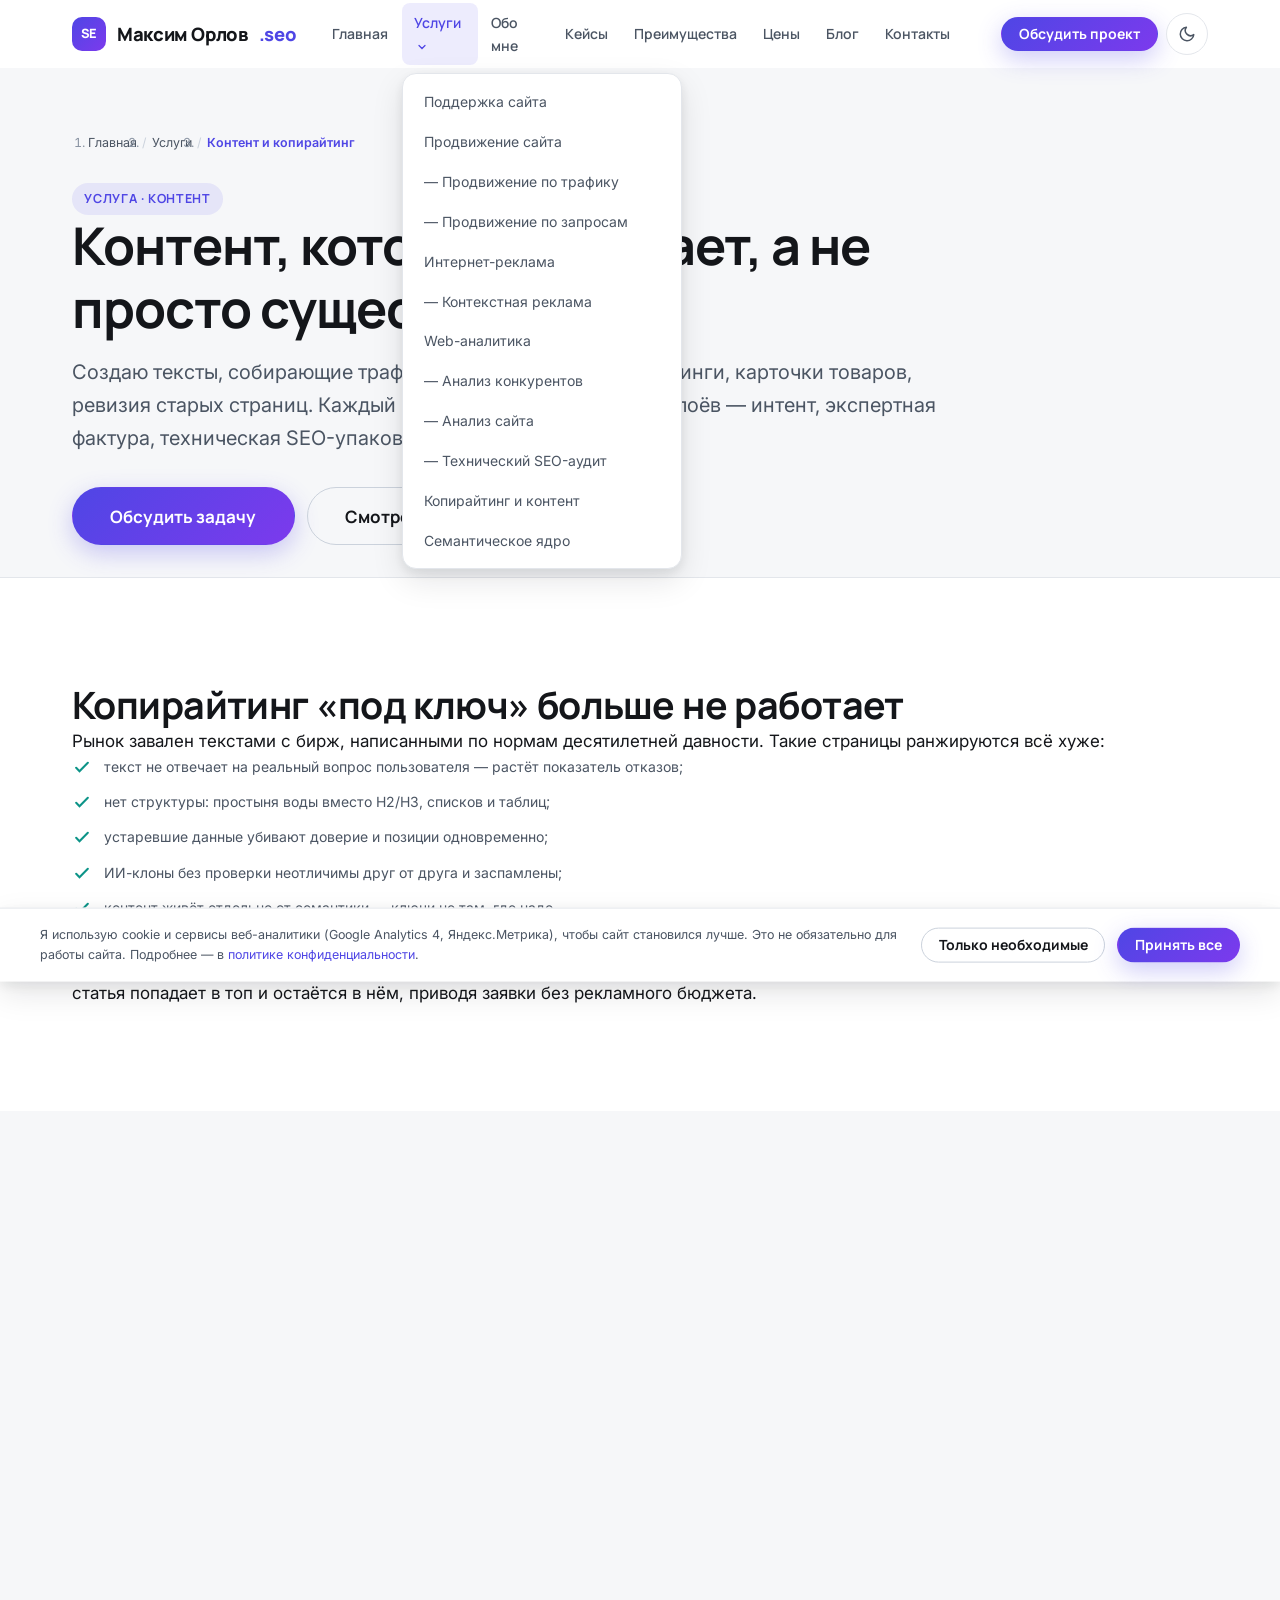
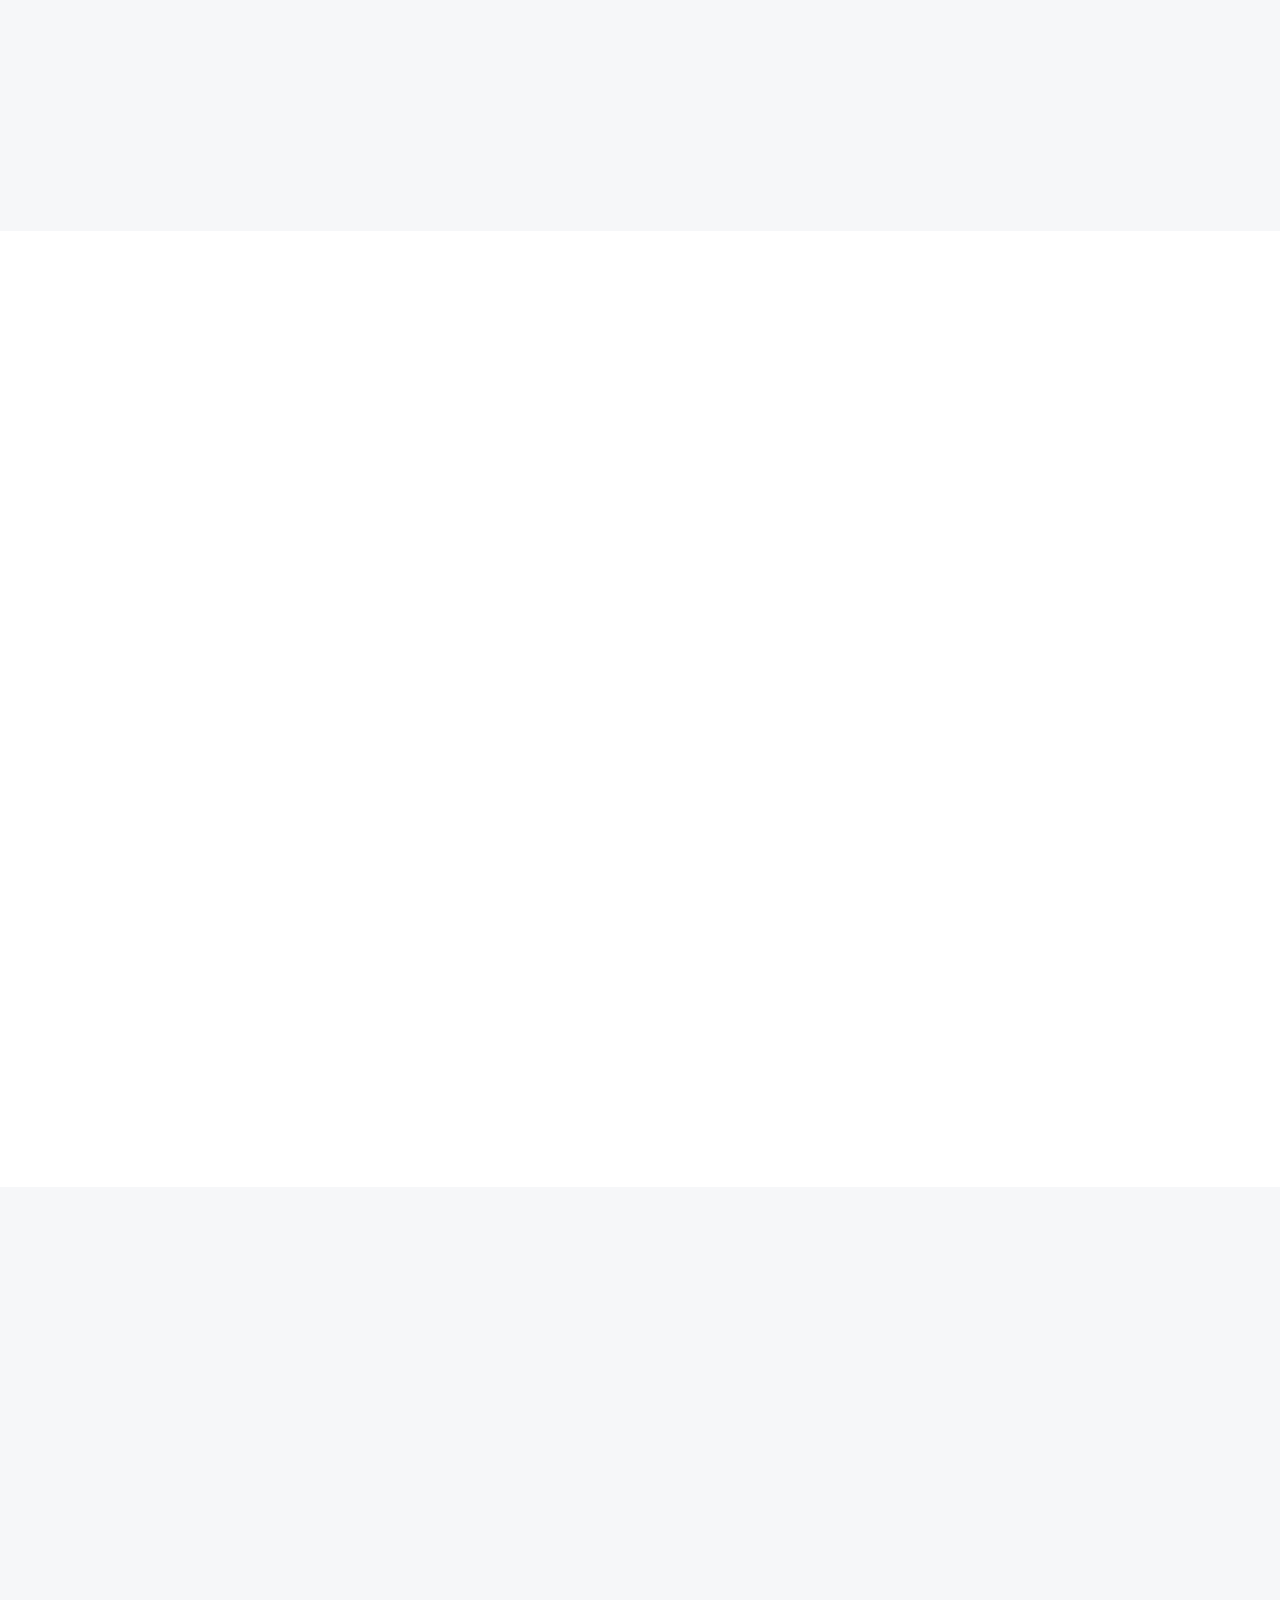
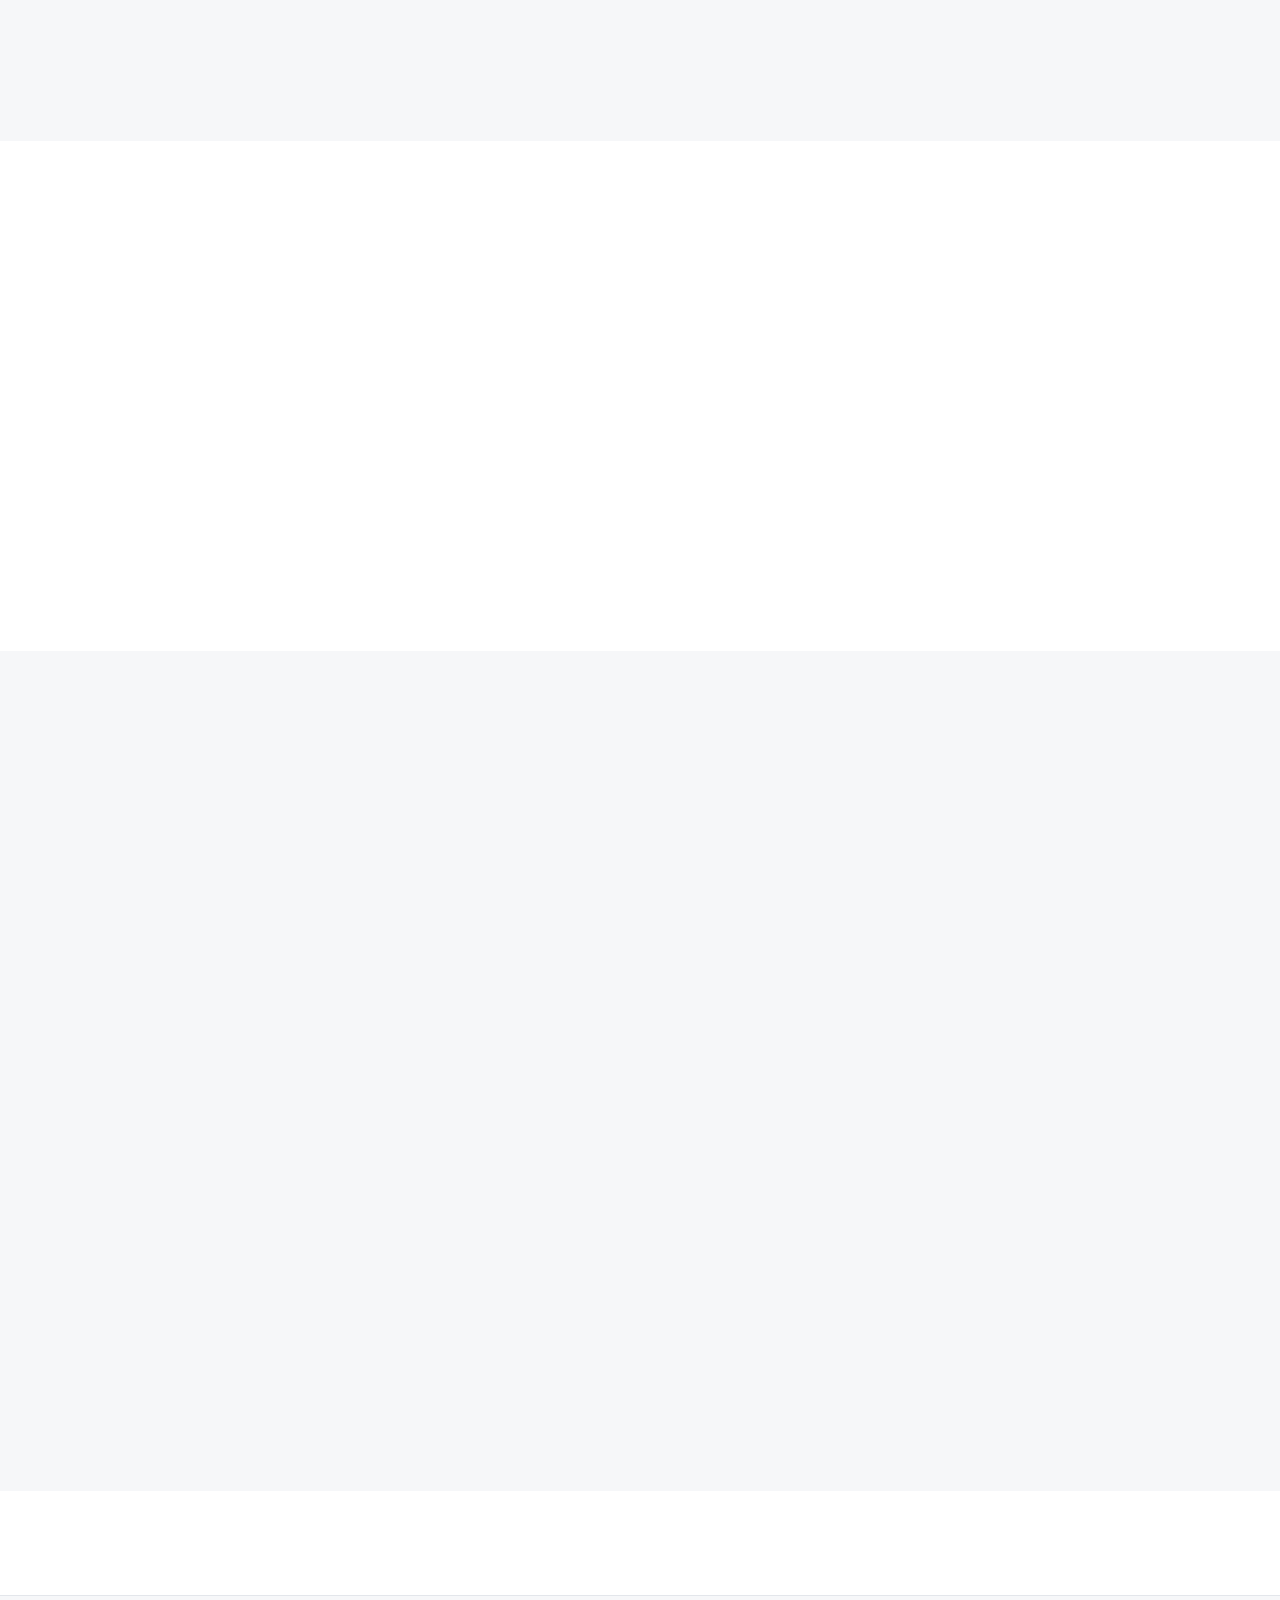
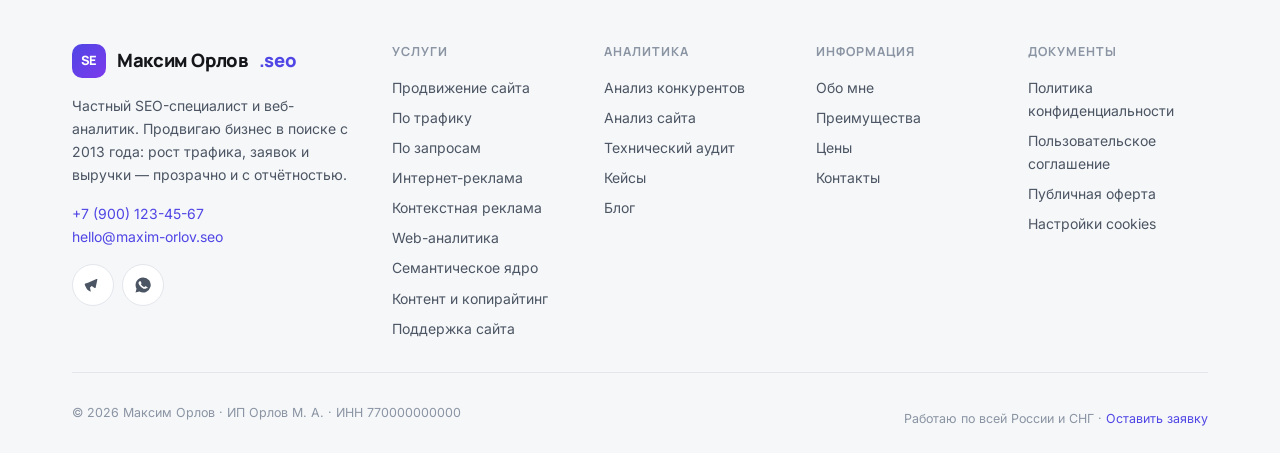
<file: content.html>
<!DOCTYPE html>
<html lang="ru" class="no-js">
<head>
  <meta charset="utf-8">
  <meta name="viewport" content="width=device-width, initial-scale=1">
  <title>Контент-менеджмент и SEO-копирайтинг: статьи, лендинги, карточки товаров | Максим Орлов</title>
  <meta name="description" content="SEO-тексты, которые приносят трафик и продажи: структура под интент, семантика, E-E-A-T, редактура, публикация и поддержка материалов. Пишу для людей, упаковываю для поисковиков.">
  <link rel="canonical" href="https://maxim-orlov.seo/content.html">
  <link rel="icon" href="favicon.ico" sizes="any">

  <!-- Open Graph -->
  <meta property="og:type" content="website">
  <meta property="og:title" content="Контент-менеджмент и SEO-копирайтинг: статьи, лендинги, карточки товаров">
  <meta property="og:description" content="SEO-тексты, которые приносят трафик и продажи: структура под интент, семантика, E-E-A-T, редактура, публикация и поддержка материалов. Пишу для людей, упаковываю для поисковиков.">
  <meta property="og:url" content="https://maxim-orlov.seo/content.html">
  <meta property="og:image" content="https://maxim-orlov.seo/assets/img/og/og-image.png">
  <meta property="og:image:width" content="1200">
  <meta property="og:image:height" content="630">
  <meta property="og:locale" content="ru_RU">
  <meta name="twitter:card" content="summary_large_image">
  <meta name="theme-color" content="#4f46e5" media="(prefers-color-scheme: light)">
  <meta name="theme-color" content="#0c0e12" media="(prefers-color-scheme: dark)">

  <!-- Шрифты: preconnect + swap -->
  <link rel="preconnect" href="https://fonts.googleapis.com">
  <link rel="preconnect" href="https://fonts.gstatic.com" crossorigin>
  <link rel="stylesheet" href="https://fonts.googleapis.com/css2?family=Inter:wght@400;500;600&family=Manrope:wght@600;700;800&display=swap" media="print" onload="this.media='all'">
  <noscript><link rel="stylesheet" href="https://fonts.googleapis.com/css2?family=Inter:wght@400;500;600&family=Manrope:wght@600;700;800&display=swap"></noscript>

  <!-- Критический CSS (инлайн) + основные стили -->
  <style>:root{--c-bg:#fff;--c-text:#14161a;--c-accent:#4f46e5;--header-h:68px}body{margin:0;font-family:Inter,system-ui,sans-serif;background:var(--c-bg);color:var(--c-text)}.container{max-width:1200px;margin:0 auto;padding:0 1.25rem}.site-header{position:sticky;top:0;height:var(--header-h)}h1{font-size:clamp(2rem,4vw,3.25rem)}</style>
  <link rel="stylesheet" href="assets/css/variables.css">
  <link rel="stylesheet" href="assets/css/reset.css">
  <link rel="stylesheet" href="assets/css/base.css">
  <link rel="stylesheet" href="assets/css/components.css">
  <link rel="stylesheet" href="assets/css/layout.css">
  <link rel="stylesheet" href="assets/css/pages.css">

  <!-- Тема без FOUC -->
  <script src="assets/js/theme.js"></script>
  <script type="application/ld+json">
  {"@context": "https://schema.org", "@type": "BreadcrumbList", "itemListElement": [{"@type": "ListItem", "position": 1, "name": "Главная", "item": "https://maxim-orlov.seo/"}, {"@type": "ListItem", "position": 2, "name": "Контент, который работает, а не просто существует", "item": "https://maxim-orlov.seo/content.html"}]}
  </script>
  <script type="application/ld+json">
  {"@context": "https://schema.org", "@type": "Service", "name": "Контент-менеджмент и SEO-копирайтинг", "description": "SEO-тексты, лендинги, карточки товаров, ревизия контента.", "serviceType": "SEO и интернет-маркетинг", "provider": {"@type": "Person", "name": "Максим Орлов"}, "areaServed": "RU", "url": "https://maxim-orlov.seo/content.html"}
  </script>
  <script type="application/ld+json">
  {"@context": "https://schema.org", "@type": "FAQPage", "mainEntity": [{"@type": "Question", "name": "Пишете тексты сам или с помощью ИИ?", "acceptedAnswer": {"@type": "Answer", "text": "ИИ использую как черновик-ускоритель, но финальный текст — ручная работа: факты проверяются, структура строится под семантику и интент, экспертиза клиента добывается мини-интервью."}}, {"@type": "Question", "name": "Как гарантируете уникальность?", "acceptedAnswer": {"@type": "Answer", "text": "Каждая статья проходит проверку в Advego/Text.ru (от 95%) и Антиплагиат.Яндекс. Отчёты о уникальности передаю вместе с материалом."}}, {"@type": "Question", "name": "Насколько важно ключевое слово в тексте?", "acceptedAnswer": {"@type": "Answer", "text": "Важен не процент точных вхождений, а полнота ответа на запрос. Современные алгоритмы оценивают покрытие интента и экспертность, переспам вредит и читателю, и позициям."}}]}
  </script>
</head>

<body data-active="content">
  <div id="header-slot"></div>

  <main id="main">
    <section class="page-hero">
      <div class="container">
        <nav class="breadcrumbs" aria-label="Хлебные крошки">
          <ol>
          <li><a href="index.html">Главная</a></li>
          <li><a href="promotion.html">Услуги</a></li>
          <li><span aria-current="page">Контент и копирайтинг</span></li>
          </ol>
        </nav>
        <span class="badge">Услуга · Контент</span>
        <h1>Контент, который работает, а не просто существует</h1>
        <p class="lead">Создаю тексты, собирающие трафик годами: SEO-статьи, лендинги, карточки товаров, ревизия старых страниц. Каждый материал строится из трёх слоёв — интент, экспертная фактура, техническая SEO-упаковка.</p>
        <div class="hero-ctas" style="margin-top:2rem">
          <a class="btn btn-primary btn-lg" href="#order" data-track="cta_click" data-track-label="hero">Обсудить задачу</a>
          <a class="btn btn-outline btn-lg" href="pricing.html">Смотреть цены</a>
        </div>
      </div>
    </section>
    <section class="section">
      <div class="container">
        <h2>Копирайтинг «под ключ» больше не работает</h2>
        <p>Рынок завален текстами с бирж, написанными по нормам десятилетней давности. Такие страницы ранжируются всё хуже:</p>
        <ul class="feature-list">
          <li><svg viewBox="0 0 24 24" fill="none" stroke="currentColor" stroke-width="2.5" stroke-linecap="round"><path d="m5 13 4 4L19 7"/></svg>текст не отвечает на реальный вопрос пользователя — растёт показатель отказов;</li>
          <li><svg viewBox="0 0 24 24" fill="none" stroke="currentColor" stroke-width="2.5" stroke-linecap="round"><path d="m5 13 4 4L19 7"/></svg>нет структуры: простыня воды вместо H2/H3, списков и таблиц;</li>
          <li><svg viewBox="0 0 24 24" fill="none" stroke="currentColor" stroke-width="2.5" stroke-linecap="round"><path d="m5 13 4 4L19 7"/></svg>устаревшие данные убивают доверие и позиции одновременно;</li>
          <li><svg viewBox="0 0 24 24" fill="none" stroke="currentColor" stroke-width="2.5" stroke-linecap="round"><path d="m5 13 4 4L19 7"/></svg>ИИ-клоны без проверки неотличимы друг от друга и заспамлены;</li>
          <li><svg viewBox="0 0 24 24" fill="none" stroke="currentColor" stroke-width="2.5" stroke-linecap="round"><path d="m5 13 4 4L19 7"/></svg>контент живёт отдельно от семантики — ключи не там, где надо.</li>
        </ul>
        <h3>Решение: контент как продукт</h3>
        <p>Интент запроса → экспертная фактура от вашего бизнеса → техническая упаковка: структура, мета-теги, разметка, перелинковка. Так статья попадает в топ и остаётся в нём, приводя заявки без рекламного бюджета.</p>
      </div>
    </section>
    <section class="section section-alt">
      <div class="container">
        <div class="section-head reveal"><h2>Форматы работ</h2></div>
        <div class="grid-3">
          <article class="card card-hover reveal"><h3>SEO-статьи в блог</h3><p class="text-soft small">Кластеры статей вокруг коммерческих разделов: информационный запрос → прогрев → заявка.</p></article>
          <article class="card card-hover reveal"><h3>Тексты лендингов</h3><p class="text-soft small">Продающая структура: оффер, боли, доказательства, возражения, CTA.</p></article>
          <article class="card card-hover reveal"><h3>Карточки товаров</h3><p class="text-soft small">Уникальные описания с характеристиками, FAQ и Schema-разметкой.</p></article>
          <article class="card card-hover reveal reveal-delay-1"><h3>Ревизия старого контента</h3><p class="text-soft small">Актуализация фактов, расширение под новые интенты, слияние тонких страниц.</p></article>
          <article class="card card-hover reveal reveal-delay-1"><h3>Редактура и вычитка</h3><p class="text-soft small">Убираю воду, нормализую терминологию, привожу тексты к единому стандарту.</p></article>
          <article class="card card-hover reveal reveal-delay-1"><h3>Публикация и поддержка</h3><p class="text-soft small">Загрузка на сайт, meta-теги, переиндексация, мониторинг позиций материала.</p></article>
        </div>
      </div>
    </section>
    <section class="section">
      <div class="container">
        <div class="section-head reveal"><h2>Производство контента</h2></div>
        <div class="steps reveal reveal-delay-1">
          <div class="step"><h3>Интент-анализ</h3><p>Разбираю выдачу: типы страниц, подвопросы из «вместе спрашивают», блоки FAQ.</p></div>
          <div class="step"><h3>Структура</h3><p>Составляю план материала с покрытием всех подзапросов и логикой повествования.</p></div>
          <div class="step"><h3>Интервью с экспертом</h3><p>15–30 минут с вами или сотрудником: фактура, кейсы, цифры, отличия от конкурентов.</p></div>
          <div class="step"><h3>Написание и упаковка</h3><p>Текст + мета-теги + разметка + перелинковка + изображения с alt.</p></div>
          <div class="step"><h3>Проверки и передача</h3><p>Уникальность, токсичность, соответствие структуре — финальное согласование.</p></div>
        </div>
      </div>
    </section>
    <section class="section section-alt">
      <div class="container">
        <div class="section-head center reveal">
          <h2>Частые вопросы</h2>
          <p class="lead">Коротко о главном — до звонка и брифа.</p>
        </div>
        <div class="faq" itemscope itemtype="https://schema.org/FAQPage">
            <details class="faq-item reveal" itemprop="mainEntity" itemscope itemtype="https://schema.org/Question">
              <summary itemprop="name">Пишете тексты сам или с помощью ИИ?<span class="faq-icon" aria-hidden="true"></span></summary>
              <div class="faq-body" itemprop="acceptedAnswer" itemscope><p itemprop="text">ИИ использую как черновик-ускоритель, но финальный текст — ручная работа: факты проверяются, структура строится под семантику и интент, экспертиза клиента добывается мини-интервью.</p></div>
            </details>
            <details class="faq-item reveal" itemprop="mainEntity" itemscope itemtype="https://schema.org/Question">
              <summary itemprop="name">Как гарантируете уникальность?<span class="faq-icon" aria-hidden="true"></span></summary>
              <div class="faq-body" itemprop="acceptedAnswer" itemscope><p itemprop="text">Каждая статья проходит проверку в Advego/Text.ru (от 95%) и Антиплагиат.Яндекс. Отчёты о уникальности передаю вместе с материалом.</p></div>
            </details>
            <details class="faq-item reveal" itemprop="mainEntity" itemscope itemtype="https://schema.org/Question">
              <summary itemprop="name">Насколько важно ключевое слово в тексте?<span class="faq-icon" aria-hidden="true"></span></summary>
              <div class="faq-body" itemprop="acceptedAnswer" itemscope><p itemprop="text">Важен не процент точных вхождений, а полнота ответа на запрос. Современные алгоритмы оценивают покрытие интента и экспертность, переспам вредит и читателю, и позициям.</p></div>
            </details>
        </div>
      </div>
    </section>
    <section class="section">
      <div class="container">
        <div class="section-head reveal">
          <h2>Смежные услуги</h2>
          <p class="lead">Результат приходит, когда работы связаны в единую стратегию.</p>
        </div>
        <div class="grid-3">
          <article class="card card-hover reveal"><h3><a href="keywords.html">Семантическое ядро</a></h3><p class="text-soft small">Сбор и кластеризация запросов — фундамент продвижения и рекламы.</p></article>
          <article class="card card-hover reveal"><h3><a href="content.html">Контент и копирайтинг</a></h3><p class="text-soft small">Тексты под интент: читают люди, любят поисковики.</p></article>
          <article class="card card-hover reveal"><h3><a href="analytics-site-audit.html">Анализ сайта</a></h3><p class="text-soft small">Поведение, юзабилити и конверсии — где теряются заявки.</p></article>
        </div>
      </div>
    </section>
    <section class="section section-alt" id="order" aria-labelledby="order-h">
      <div class="container">
        <div class="grid-2">
          <div class="reveal">
            <h2 id="order-h">Готовы обсудить ваш проект?</h2>
            <p class="lead">Опишите задачу — в течение рабочего дня пришлю предварительную оценку, план работ и релевантные кейсы. Консультация бесплатна.</p>
            <ul class="feature-list">
              <li><svg viewBox="0 0 24 24" fill="none" stroke="currentColor" stroke-width="2.5" stroke-linecap="round"><path d="m5 13 4 4L19 7"/></svg>Ответ в течение рабочего дня</li>
              <li><svg viewBox="0 0 24 24" fill="none" stroke="currentColor" stroke-width="2.5" stroke-linecap="round"><path d="m5 13 4 4L19 7"/></svg>Бесплатный экспресс-аудит сайта перед стартом</li>
              <li><svg viewBox="0 0 24 24" fill="none" stroke="currentColor" stroke-width="2.5" stroke-linecap="round"><path d="m5 13 4 4L19 7"/></svg>Договор, счёт и закрывающие документы как для юрлиц</li>
            </ul>
            <p class="small text-mute" style="margin-top:1.5rem">Или напрямую: <a href="https://t.me/maxim_orlov_seo" target="_blank" rel="noopener nofollow" data-track="telegram_click">Telegram</a> · <a href="tel:+79001234567" data-track="phone_click">+7 (900) 123-45-67</a></p>
          </div>
          <div class="card reveal reveal-delay-1">
            <form data-form="lead-ct" data-endpoint="https://formspree.io/f/xxxxxxxx" class="form" novalidate>
              <div class="form-row">
                <div class="field">
                  <label for="o-name-ct">Имя <span class="req">*</span></label>
                  <input class="input" id="o-name-ct" name="name" type="text" required autocomplete="name" data-validate="name">
                  <p class="field-error" aria-live="polite"></p>
                </div>
                <div class="field">
                  <label for="o-contact-ct">Телефон или Telegram <span class="req">*</span></label>
                  <input class="input" id="o-contact-ct" name="contact" type="text" required data-validate="email">
                  <p class="field-error" aria-live="polite"></p>
                </div>
              </div>
              <div class="field">
                <label for="o-site-ct">Сайт</label>
                <input class="input" id="o-site-ct" name="site" type="text" placeholder="https://...">
                <p class="field-error" aria-live="polite"></p>
              </div>
              <div class="field">
                <label for="o-msg-ct">Задача <span class="req">*</span></label>
                <textarea class="textarea" id="o-msg-ct" name="message" required data-validate="text"></textarea>
                <p class="field-error" aria-live="polite"></p>
              </div>
              <input type="text" name="_gotcha" hidden data-hp tabindex="-1" autocomplete="off">
              <label class="checkbox"><input type="checkbox" name="consent" required> Соглашаюсь с <a href="privacy.html">политикой конфиденциальности</a></label>
              <button class="btn btn-primary btn-block btn-lg" type="submit">Отправить</button>
              <p class="form-status" data-form-status aria-live="polite"></p>
            </form>
          </div>
        </div>
      </div>
    </section>
  <div id="footer-slot"></div>

  <script src="assets/js/include.js"></script>
  <script type="module" src="assets/js/main.js"></script>
</body>
</html>
</file>
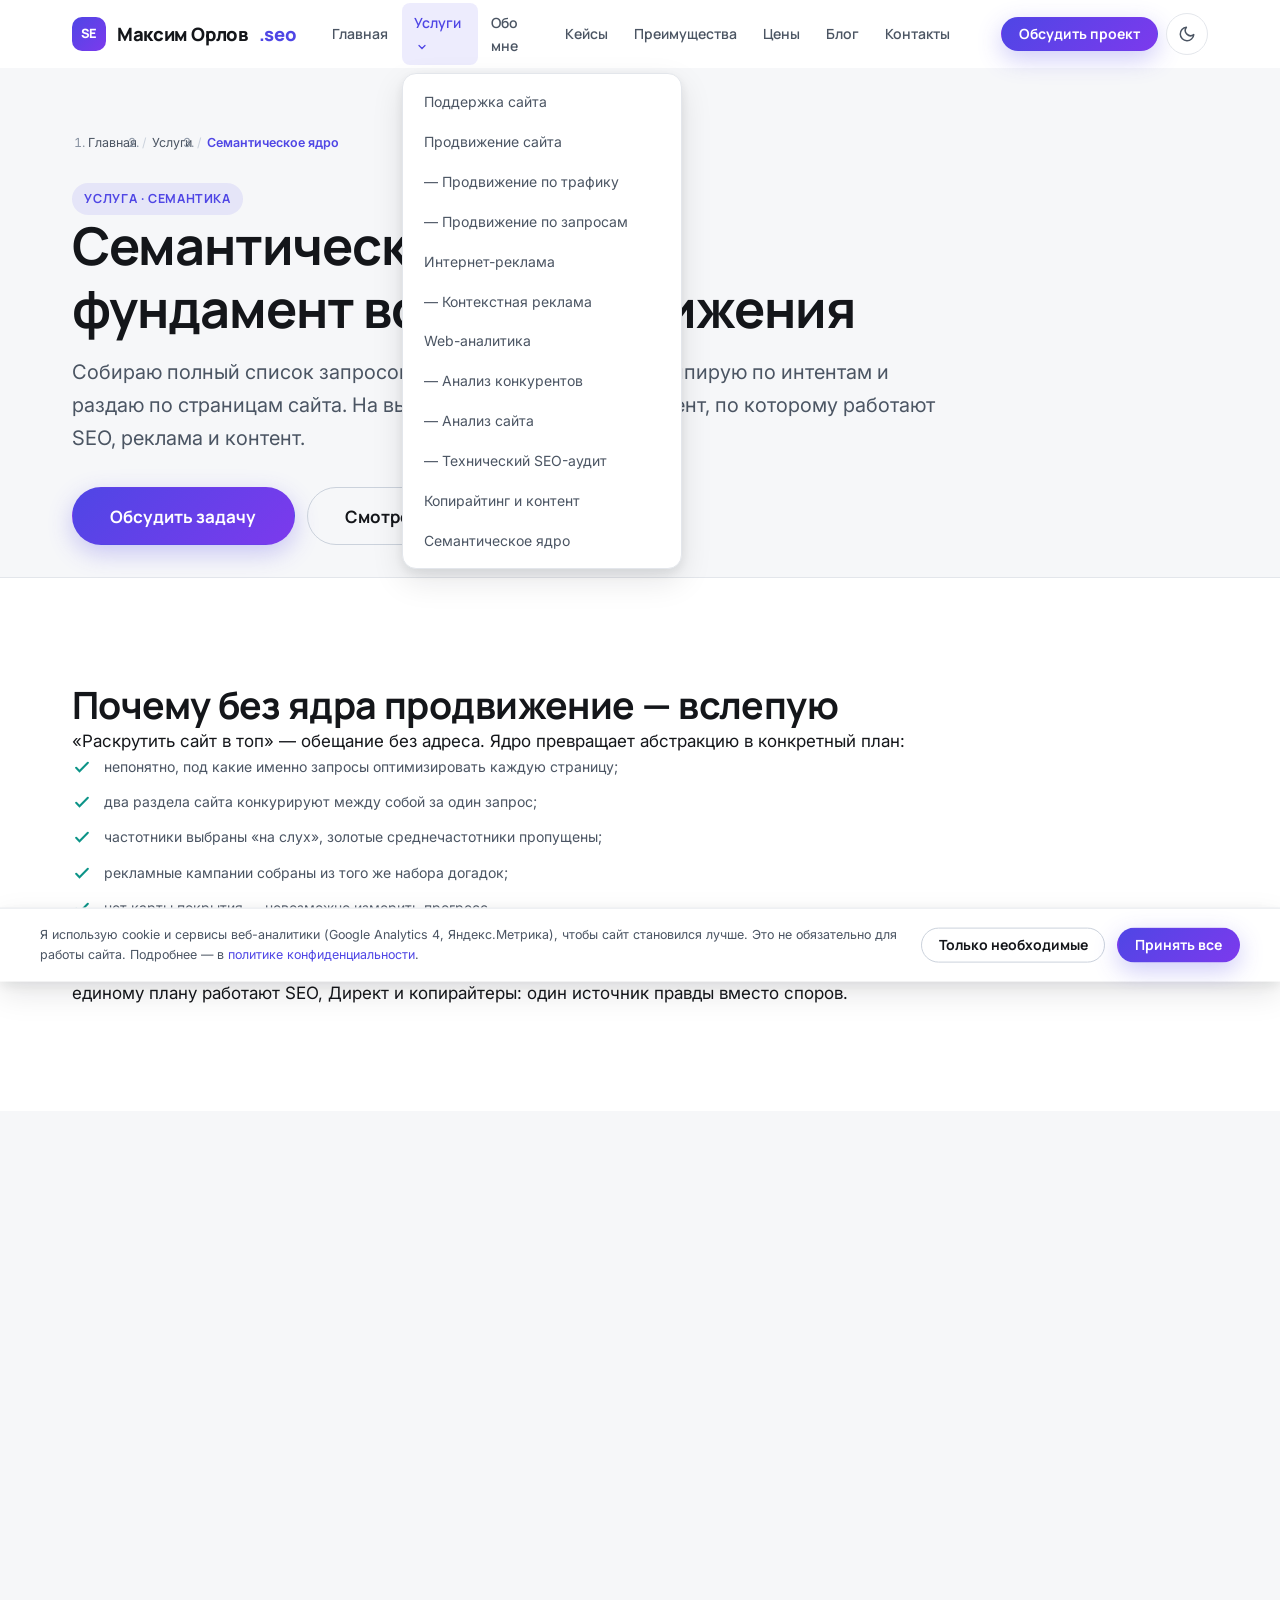
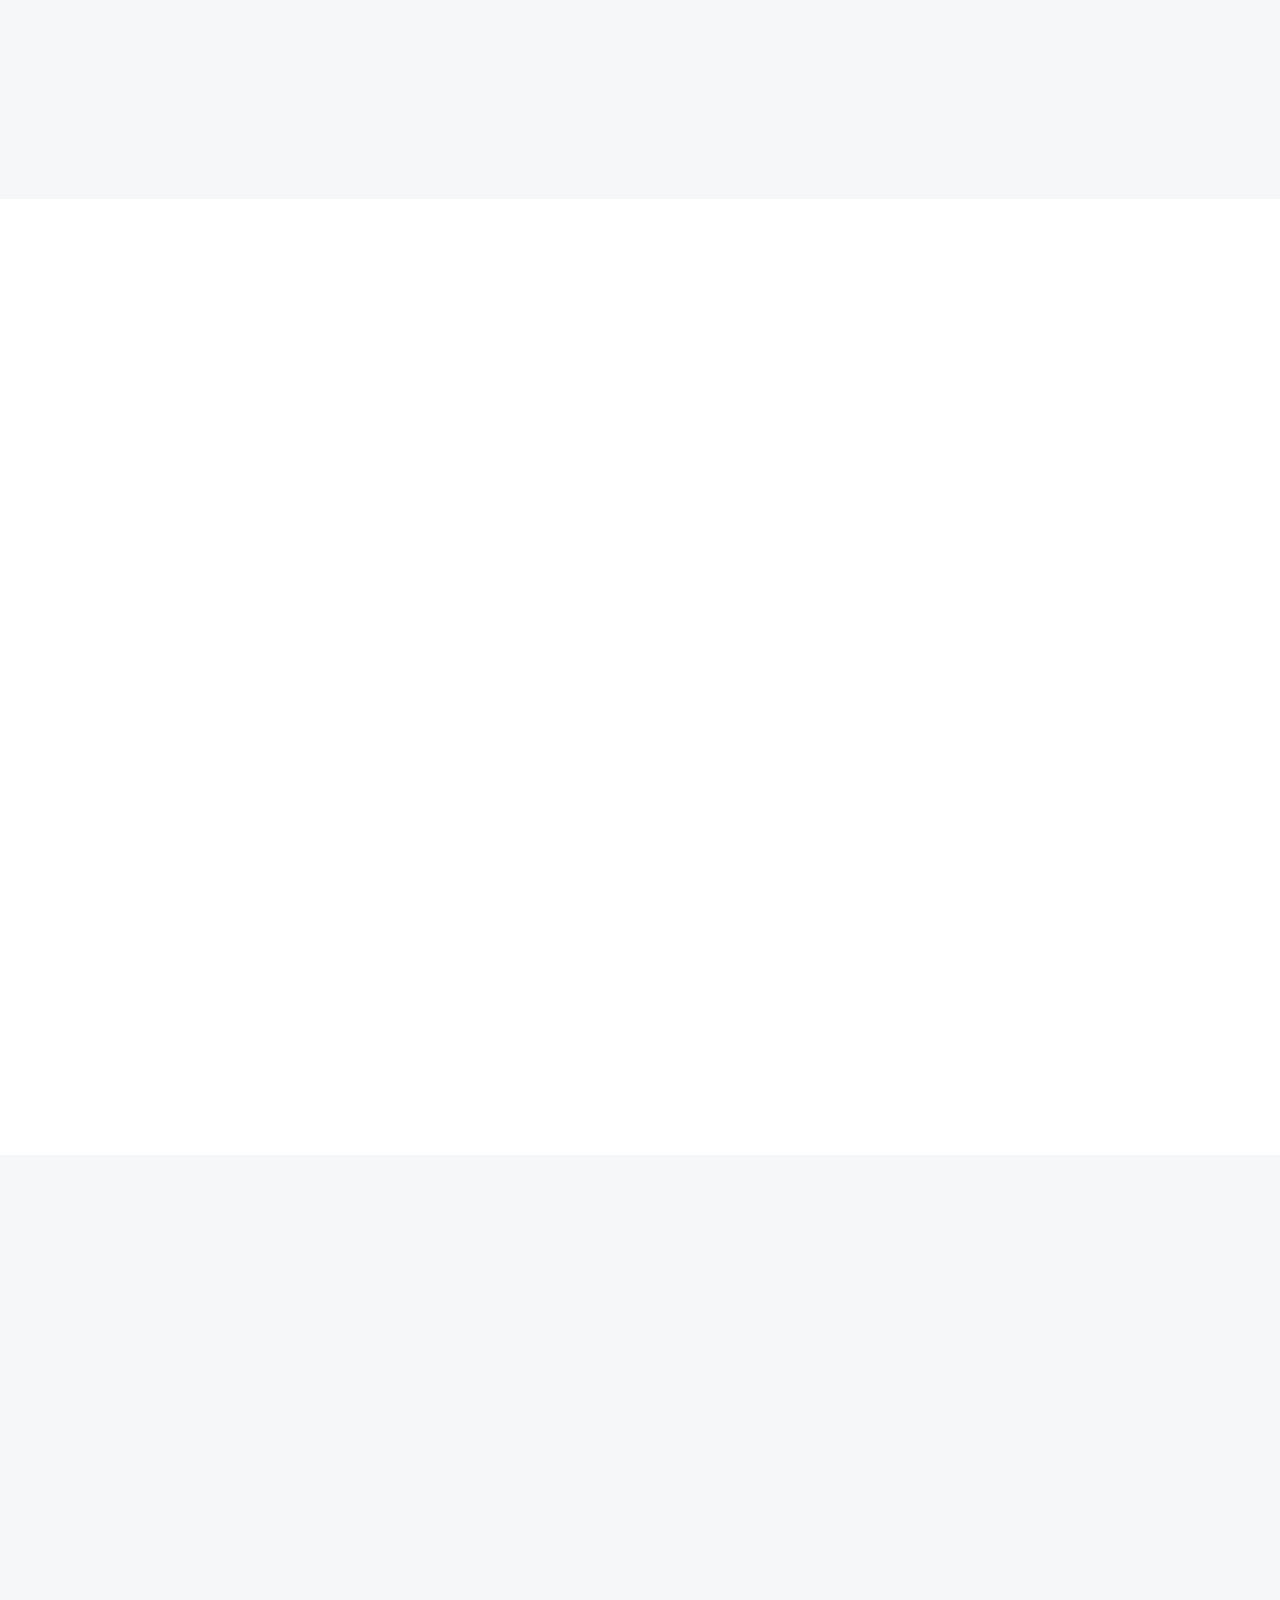
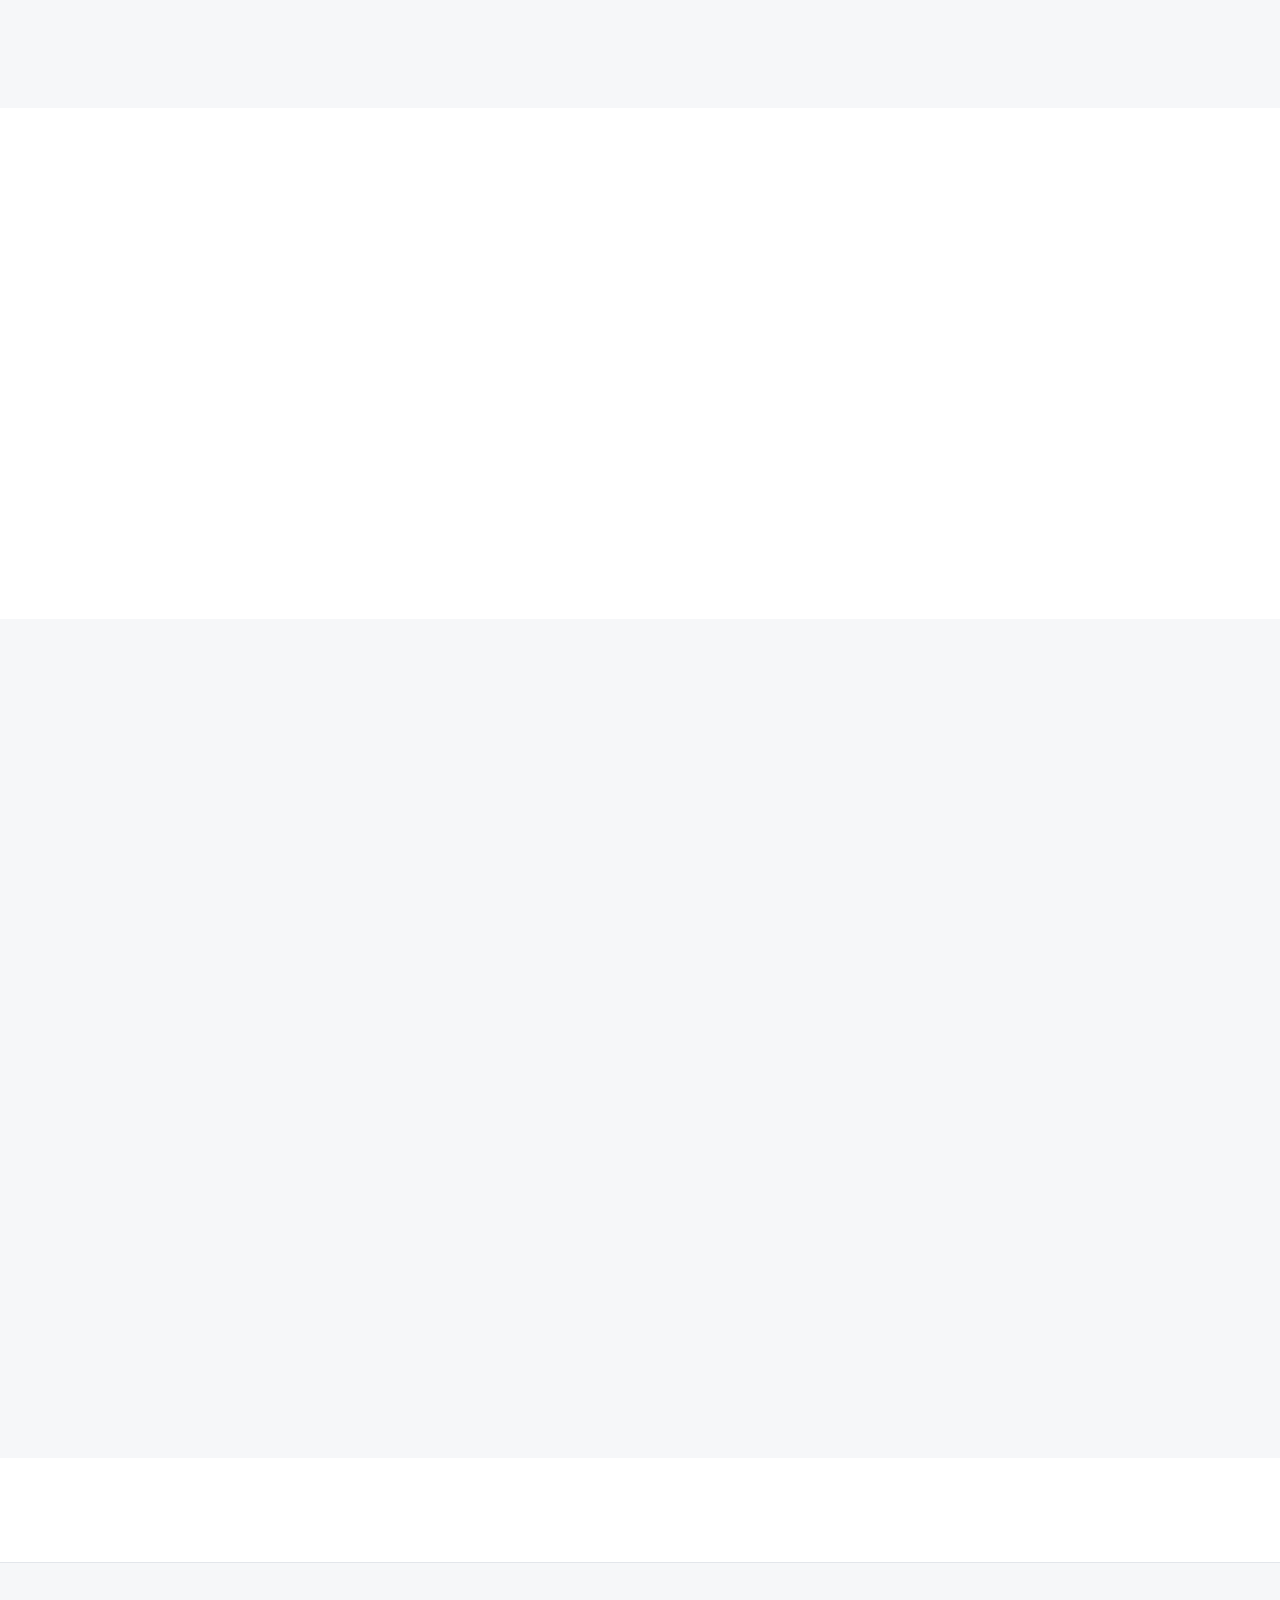
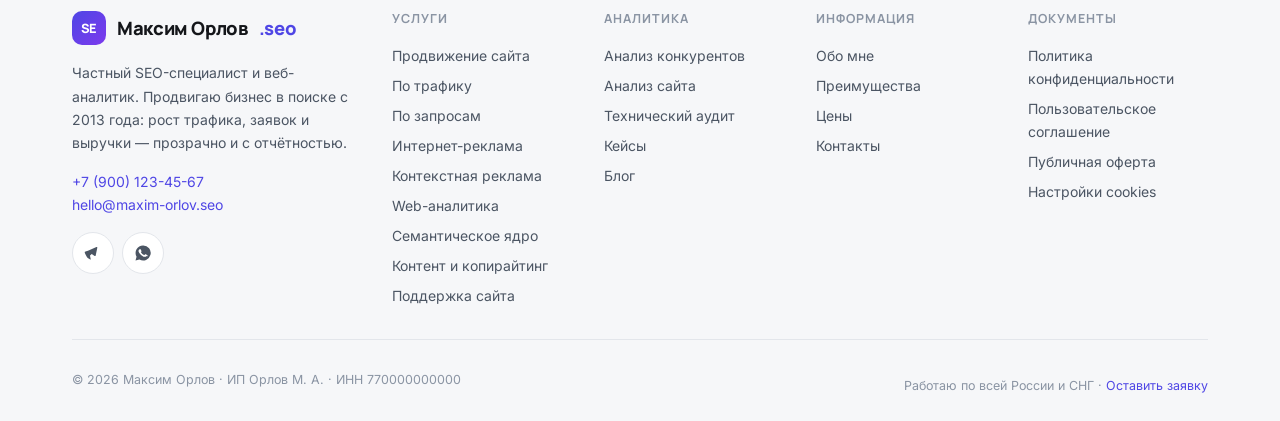
<file: keywords.html>
<!DOCTYPE html>
<html lang="ru" class="no-js">
<head>
  <meta charset="utf-8">
  <meta name="viewport" content="width=device-width, initial-scale=1">
  <title>Семантическое ядро сайта: сбор, кластеризация и чистка запросов | Максим Орлов</title>
  <meta name="description" content="Сбор и кластеризация семантического ядра: парсинг Wordstat, анализ интентов, группировка по страницам, карта покрытия, минус-фразы. Фундамент SEO и контекстной рекламы.">
  <link rel="canonical" href="https://maxim-orlov.seo/keywords.html">
  <link rel="icon" href="favicon.ico" sizes="any">

  <!-- Open Graph -->
  <meta property="og:type" content="website">
  <meta property="og:title" content="Семантическое ядро сайта: сбор, кластеризация и чистка запросов">
  <meta property="og:description" content="Сбор и кластеризация семантического ядра: парсинг Wordstat, анализ интентов, группировка по страницам, карта покрытия, минус-фразы. Фундамент SEO и контекстной рекламы.">
  <meta property="og:url" content="https://maxim-orlov.seo/keywords.html">
  <meta property="og:image" content="https://maxim-orlov.seo/assets/img/og/og-image.png">
  <meta property="og:image:width" content="1200">
  <meta property="og:image:height" content="630">
  <meta property="og:locale" content="ru_RU">
  <meta name="twitter:card" content="summary_large_image">
  <meta name="theme-color" content="#4f46e5" media="(prefers-color-scheme: light)">
  <meta name="theme-color" content="#0c0e12" media="(prefers-color-scheme: dark)">

  <!-- Шрифты: preconnect + swap -->
  <link rel="preconnect" href="https://fonts.googleapis.com">
  <link rel="preconnect" href="https://fonts.gstatic.com" crossorigin>
  <link rel="stylesheet" href="https://fonts.googleapis.com/css2?family=Inter:wght@400;500;600&family=Manrope:wght@600;700;800&display=swap" media="print" onload="this.media='all'">
  <noscript><link rel="stylesheet" href="https://fonts.googleapis.com/css2?family=Inter:wght@400;500;600&family=Manrope:wght@600;700;800&display=swap"></noscript>

  <!-- Критический CSS (инлайн) + основные стили -->
  <style>:root{--c-bg:#fff;--c-text:#14161a;--c-accent:#4f46e5;--header-h:68px}body{margin:0;font-family:Inter,system-ui,sans-serif;background:var(--c-bg);color:var(--c-text)}.container{max-width:1200px;margin:0 auto;padding:0 1.25rem}.site-header{position:sticky;top:0;height:var(--header-h)}h1{font-size:clamp(2rem,4vw,3.25rem)}</style>
  <link rel="stylesheet" href="assets/css/variables.css">
  <link rel="stylesheet" href="assets/css/reset.css">
  <link rel="stylesheet" href="assets/css/base.css">
  <link rel="stylesheet" href="assets/css/components.css">
  <link rel="stylesheet" href="assets/css/layout.css">
  <link rel="stylesheet" href="assets/css/pages.css">

  <!-- Тема без FOUC -->
  <script src="assets/js/theme.js"></script>
  <script type="application/ld+json">
  {"@context": "https://schema.org", "@type": "BreadcrumbList", "itemListElement": [{"@type": "ListItem", "position": 1, "name": "Главная", "item": "https://maxim-orlov.seo/"}, {"@type": "ListItem", "position": 2, "name": "Семантическое ядро: фундамент всего продвижения", "item": "https://maxim-orlov.seo/keywords.html"}]}
  </script>
  <script type="application/ld+json">
  {"@context": "https://schema.org", "@type": "Service", "name": "Семантическое ядро сайта", "description": "Сбор, чистка и кластеризация запросов, карта покрытия, минус-фразы.", "serviceType": "SEO и интернет-маркетинг", "provider": {"@type": "Person", "name": "Максим Орлов"}, "areaServed": "RU", "url": "https://maxim-orlov.seo/keywords.html"}
  </script>
  <script type="application/ld+json">
  {"@context": "https://schema.org", "@type": "FAQPage", "mainEntity": [{"@type": "Question", "name": "Сколько времени занимает сбор семантического ядра?", "acceptedAnswer": {"@type": "Answer", "text": "Для сайта до 500 страниц — 5–10 рабочих дней. Крупным интернет-магазинам с десятками тысяч SKU нужно от 2 недель, кластеры передаю поэтапно."}}, {"@type": "Question", "name": "В каких инструментах собираете?", "acceptedAnswer": {"@type": "Answer", "text": "Key Collector, Wordstat, Serpstat/Keys.so, логи Search Console и внутренняя статистика поиска по сайту. Комбинация источников даёт ядро без мусора и без пропусков."}}, {"@type": "Question", "name": "Что такое минус-слова и нужны ли они мне?", "acceptedAnswer": {"@type": "Answer", "text": "Слова, исключающие нецелевые показы: «скачать», «реферат», «бесплатно» для коммерческого сайта. Набор минус-фраз входит в поставку ядра и обязателен для контекстной рекламы."}}]}
  </script>
</head>

<body data-active="keywords">
  <div id="header-slot"></div>

  <main id="main">
    <section class="page-hero">
      <div class="container">
        <nav class="breadcrumbs" aria-label="Хлебные крошки">
          <ol>
          <li><a href="index.html">Главная</a></li>
          <li><a href="promotion.html">Услуги</a></li>
          <li><span aria-current="page">Семантическое ядро</span></li>
          </ol>
        </nav>
        <span class="badge">Услуга · Семантика</span>
        <h1>Семантическое ядро: фундамент всего продвижения</h1>
        <p class="lead">Собираю полный список запросов ниши, чищу от мусора, группирую по интентам и раздаю по страницам сайта. На выходе — инженерный документ, по которому работают SEO, реклама и контент.</p>
        <div class="hero-ctas" style="margin-top:2rem">
          <a class="btn btn-primary btn-lg" href="#order" data-track="cta_click" data-track-label="hero">Обсудить задачу</a>
          <a class="btn btn-outline btn-lg" href="pricing.html">Смотреть цены</a>
        </div>
      </div>
    </section>
    <section class="section">
      <div class="container">
        <h2>Почему без ядра продвижение — вслепую</h2>
        <p>«Раскрутить сайт в топ» — обещание без адреса. Ядро превращает абстракцию в конкретный план:</p>
        <ul class="feature-list">
          <li><svg viewBox="0 0 24 24" fill="none" stroke="currentColor" stroke-width="2.5" stroke-linecap="round"><path d="m5 13 4 4L19 7"/></svg>непонятно, под какие именно запросы оптимизировать каждую страницу;</li>
          <li><svg viewBox="0 0 24 24" fill="none" stroke="currentColor" stroke-width="2.5" stroke-linecap="round"><path d="m5 13 4 4L19 7"/></svg>два раздела сайта конкурируют между собой за один запрос;</li>
          <li><svg viewBox="0 0 24 24" fill="none" stroke="currentColor" stroke-width="2.5" stroke-linecap="round"><path d="m5 13 4 4L19 7"/></svg>частотники выбраны «на слух», золотые среднечастотники пропущены;</li>
          <li><svg viewBox="0 0 24 24" fill="none" stroke="currentColor" stroke-width="2.5" stroke-linecap="round"><path d="m5 13 4 4L19 7"/></svg>рекламные кампании собраны из того же набора догадок;</li>
          <li><svg viewBox="0 0 24 24" fill="none" stroke="currentColor" stroke-width="2.5" stroke-linecap="round"><path d="m5 13 4 4L19 7"/></svg>нет карты покрытия — невозможно измерить прогресс.</li>
        </ul>
        <h3>Решение: ядро как инженерный документ</h3>
        <p>Передаю файл с тысячами запросов по кластерам и целевым страницам — с частотностью, интентом и приоритетом. Дальше по единому плану работают SEO, Директ и копирайтеры: один источник правды вместо споров.</p>
      </div>
    </section>
    <section class="section section-alt">
      <div class="container">
        <div class="section-head reveal"><h2>Состав поставки</h2></div>
        <div class="grid-3">
          <article class="card card-hover reveal"><h3>Expansion семантики</h3><p class="text-soft small">Wordstat + подсказки + «вместе ищут» + конкуренты + статистика внутреннего поиска.</p></article>
          <article class="card card-hover reveal"><h3>Чистка</h3><p class="text-soft small">Стоп-лист, модерация вручную, геозависимые и независимые запросы отдельно.</p></article>
          <article class="card card-hover reveal"><h3>Кластеризация</h3><p class="text-soft small">Группировка по интенту методом пересечений выдачи — точно, а не «на глаз».</p></article>
          <article class="card card-hover reveal reveal-delay-1"><h3>Карта сайта</h3><p class="text-soft small">Кластер → URL → тип страницы → требуемый контент. Всё видно в одной таблице.</p></article>
          <article class="card card-hover reveal reveal-delay-1"><h3>Приоритеты</h3><p class="text-soft small">Частотность × конкуренция × коммерческий потенциал; план на 6–12 месяцев.</p></article>
          <article class="card card-hover reveal reveal-delay-1"><h3>Минус-фразы</h3><p class="text-soft small">Готовый набор для Директа и Google Ads, защищающий бюджет с первого дня.</p></article>
        </div>
      </div>
    </section>
    <section class="section">
      <div class="container">
        <div class="section-head reveal"><h2>Как строится работа</h2></div>
        <div class="steps reveal reveal-delay-1">
          <div class="step"><h3>Бриф</h3><p>Товары и услуги, регионы, модель продаж, словарь названий продукции.</p></div>
          <div class="step"><h3>Сбор базы</h3><p>Парсинг по seed-запросам, склейка источников, дедупликация.</p></div>
          <div class="step"><h3>Анализ выдачи</h3><p>SERP по каждому кластеру, определение типа интента и конкурентности.</p></div>
          <div class="step"><h3>Раздача по страницам</h3><p>Кластер закрепляется за существующим или новым URL.</p></div>
          <div class="step"><h3>Передача</h3><p>Файл, пояснения и шаблон отслеживания позиций по кластерам.</p></div>
        </div>
      </div>
    </section>
    <section class="section section-alt">
      <div class="container">
        <div class="section-head center reveal">
          <h2>Частые вопросы</h2>
          <p class="lead">Коротко о главном — до звонка и брифа.</p>
        </div>
        <div class="faq" itemscope itemtype="https://schema.org/FAQPage">
            <details class="faq-item reveal" itemprop="mainEntity" itemscope itemtype="https://schema.org/Question">
              <summary itemprop="name">Сколько времени занимает сбор семантического ядра?<span class="faq-icon" aria-hidden="true"></span></summary>
              <div class="faq-body" itemprop="acceptedAnswer" itemscope><p itemprop="text">Для сайта до 500 страниц — 5–10 рабочих дней. Крупным интернет-магазинам с десятками тысяч SKU нужно от 2 недель, кластеры передаю поэтапно.</p></div>
            </details>
            <details class="faq-item reveal" itemprop="mainEntity" itemscope itemtype="https://schema.org/Question">
              <summary itemprop="name">В каких инструментах собираете?<span class="faq-icon" aria-hidden="true"></span></summary>
              <div class="faq-body" itemprop="acceptedAnswer" itemscope><p itemprop="text">Key Collector, Wordstat, Serpstat/Keys.so, логи Search Console и внутренняя статистика поиска по сайту. Комбинация источников даёт ядро без мусора и без пропусков.</p></div>
            </details>
            <details class="faq-item reveal" itemprop="mainEntity" itemscope itemtype="https://schema.org/Question">
              <summary itemprop="name">Что такое минус-слова и нужны ли они мне?<span class="faq-icon" aria-hidden="true"></span></summary>
              <div class="faq-body" itemprop="acceptedAnswer" itemscope><p itemprop="text">Слова, исключающие нецелевые показы: «скачать», «реферат», «бесплатно» для коммерческого сайта. Набор минус-фраз входит в поставку ядра и обязателен для контекстной рекламы.</p></div>
            </details>
        </div>
      </div>
    </section>
    <section class="section">
      <div class="container">
        <div class="section-head reveal">
          <h2>Смежные услуги</h2>
          <p class="lead">Результат приходит, когда работы связаны в единую стратегию.</p>
        </div>
        <div class="grid-3">
          <article class="card card-hover reveal"><h3><a href="keywords.html">Семантическое ядро</a></h3><p class="text-soft small">Сбор и кластеризация запросов — фундамент продвижения и рекламы.</p></article>
          <article class="card card-hover reveal"><h3><a href="content.html">Контент и копирайтинг</a></h3><p class="text-soft small">Тексты под интент: читают люди, любят поисковики.</p></article>
          <article class="card card-hover reveal"><h3><a href="analytics-site-audit.html">Анализ сайта</a></h3><p class="text-soft small">Поведение, юзабилити и конверсии — где теряются заявки.</p></article>
        </div>
      </div>
    </section>
    <section class="section section-alt" id="order" aria-labelledby="order-h">
      <div class="container">
        <div class="grid-2">
          <div class="reveal">
            <h2 id="order-h">Готовы обсудить ваш проект?</h2>
            <p class="lead">Опишите задачу — в течение рабочего дня пришлю предварительную оценку, план работ и релевантные кейсы. Консультация бесплатна.</p>
            <ul class="feature-list">
              <li><svg viewBox="0 0 24 24" fill="none" stroke="currentColor" stroke-width="2.5" stroke-linecap="round"><path d="m5 13 4 4L19 7"/></svg>Ответ в течение рабочего дня</li>
              <li><svg viewBox="0 0 24 24" fill="none" stroke="currentColor" stroke-width="2.5" stroke-linecap="round"><path d="m5 13 4 4L19 7"/></svg>Бесплатный экспресс-аудит сайта перед стартом</li>
              <li><svg viewBox="0 0 24 24" fill="none" stroke="currentColor" stroke-width="2.5" stroke-linecap="round"><path d="m5 13 4 4L19 7"/></svg>Договор, счёт и закрывающие документы как для юрлиц</li>
            </ul>
            <p class="small text-mute" style="margin-top:1.5rem">Или напрямую: <a href="https://t.me/maxim_orlov_seo" target="_blank" rel="noopener nofollow" data-track="telegram_click">Telegram</a> · <a href="tel:+79001234567" data-track="phone_click">+7 (900) 123-45-67</a></p>
          </div>
          <div class="card reveal reveal-delay-1">
            <form data-form="lead-kw" data-endpoint="https://formspree.io/f/xxxxxxxx" class="form" novalidate>
              <div class="form-row">
                <div class="field">
                  <label for="o-name-kw">Имя <span class="req">*</span></label>
                  <input class="input" id="o-name-kw" name="name" type="text" required autocomplete="name" data-validate="name">
                  <p class="field-error" aria-live="polite"></p>
                </div>
                <div class="field">
                  <label for="o-contact-kw">Телефон или Telegram <span class="req">*</span></label>
                  <input class="input" id="o-contact-kw" name="contact" type="text" required data-validate="email">
                  <p class="field-error" aria-live="polite"></p>
                </div>
              </div>
              <div class="field">
                <label for="o-site-kw">Сайт</label>
                <input class="input" id="o-site-kw" name="site" type="text" placeholder="https://...">
                <p class="field-error" aria-live="polite"></p>
              </div>
              <div class="field">
                <label for="o-msg-kw">Задача <span class="req">*</span></label>
                <textarea class="textarea" id="o-msg-kw" name="message" required data-validate="text"></textarea>
                <p class="field-error" aria-live="polite"></p>
              </div>
              <input type="text" name="_gotcha" hidden data-hp tabindex="-1" autocomplete="off">
              <label class="checkbox"><input type="checkbox" name="consent" required> Соглашаюсь с <a href="privacy.html">политикой конфиденциальности</a></label>
              <button class="btn btn-primary btn-block btn-lg" type="submit">Отправить</button>
              <p class="form-status" data-form-status aria-live="polite"></p>
            </form>
          </div>
        </div>
      </div>
    </section>
  <div id="footer-slot"></div>

  <script src="assets/js/include.js"></script>
  <script type="module" src="assets/js/main.js"></script>
</body>
</html>
</file>
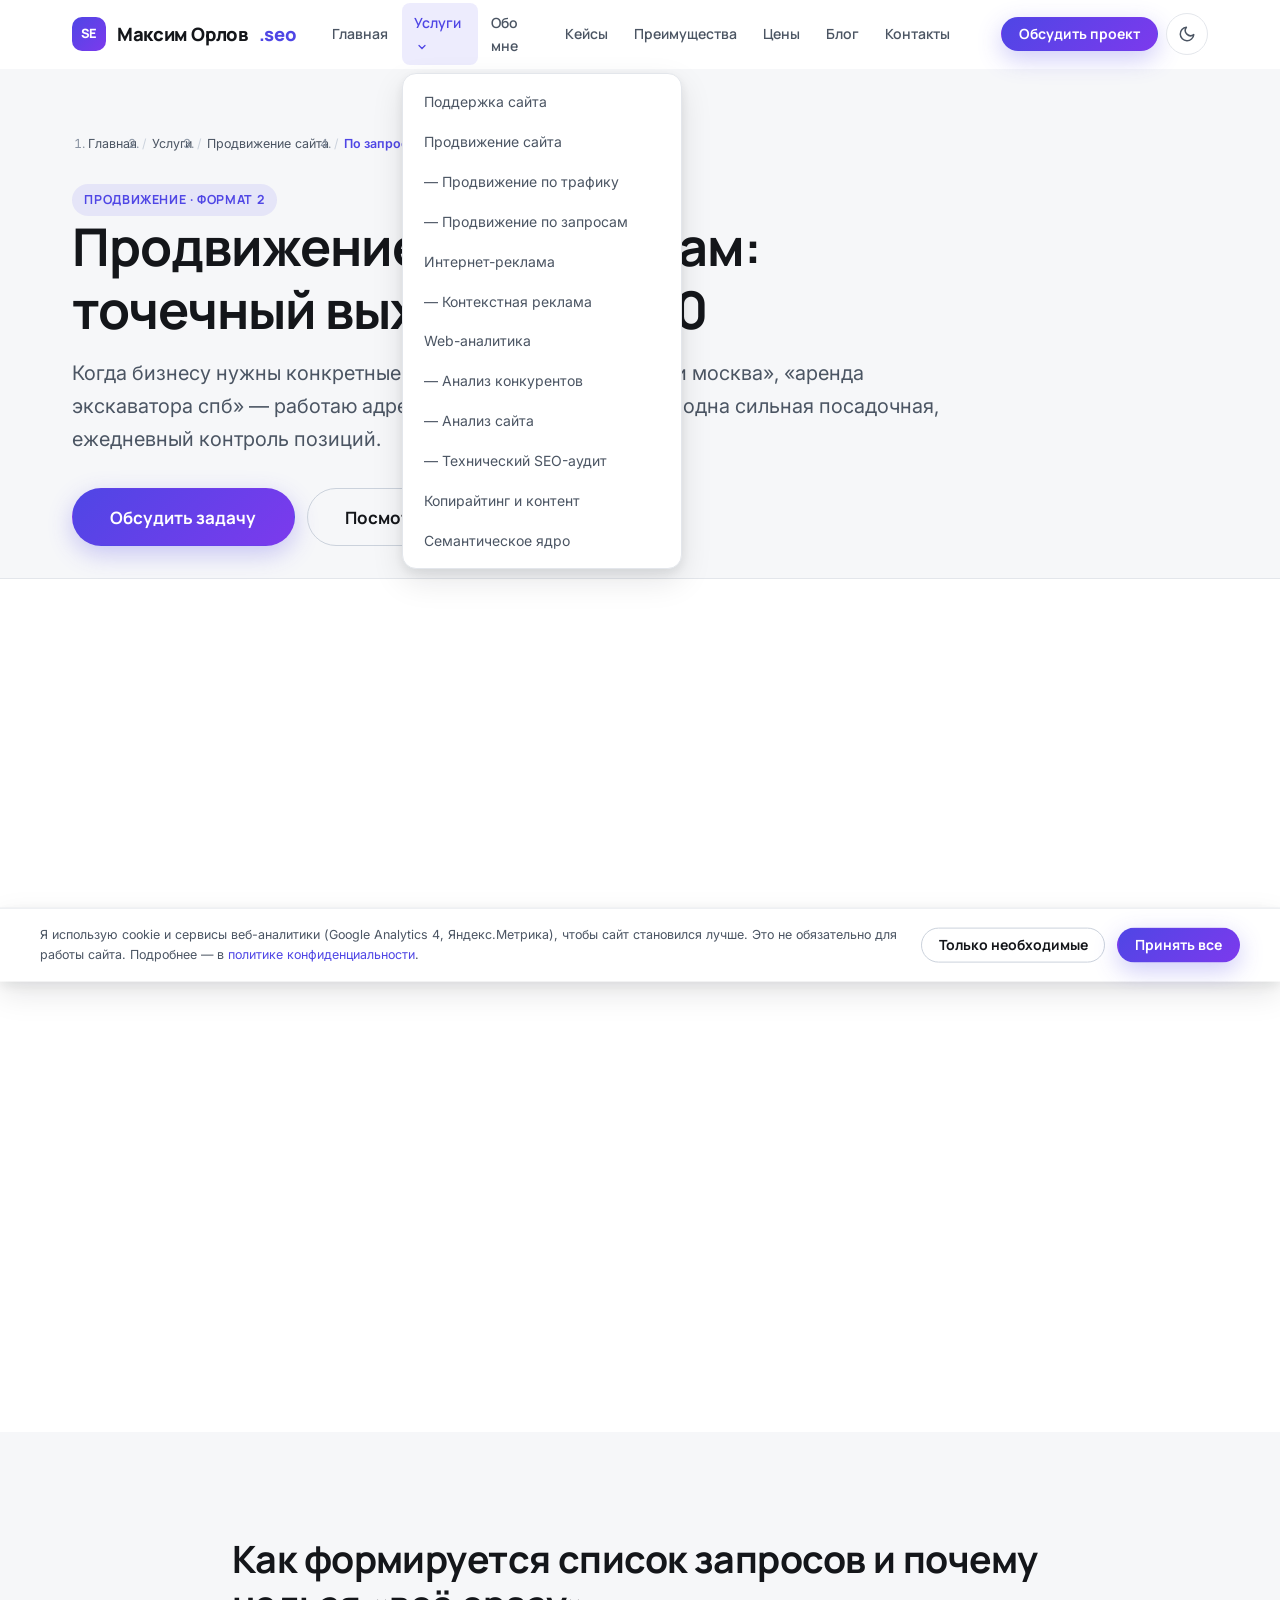
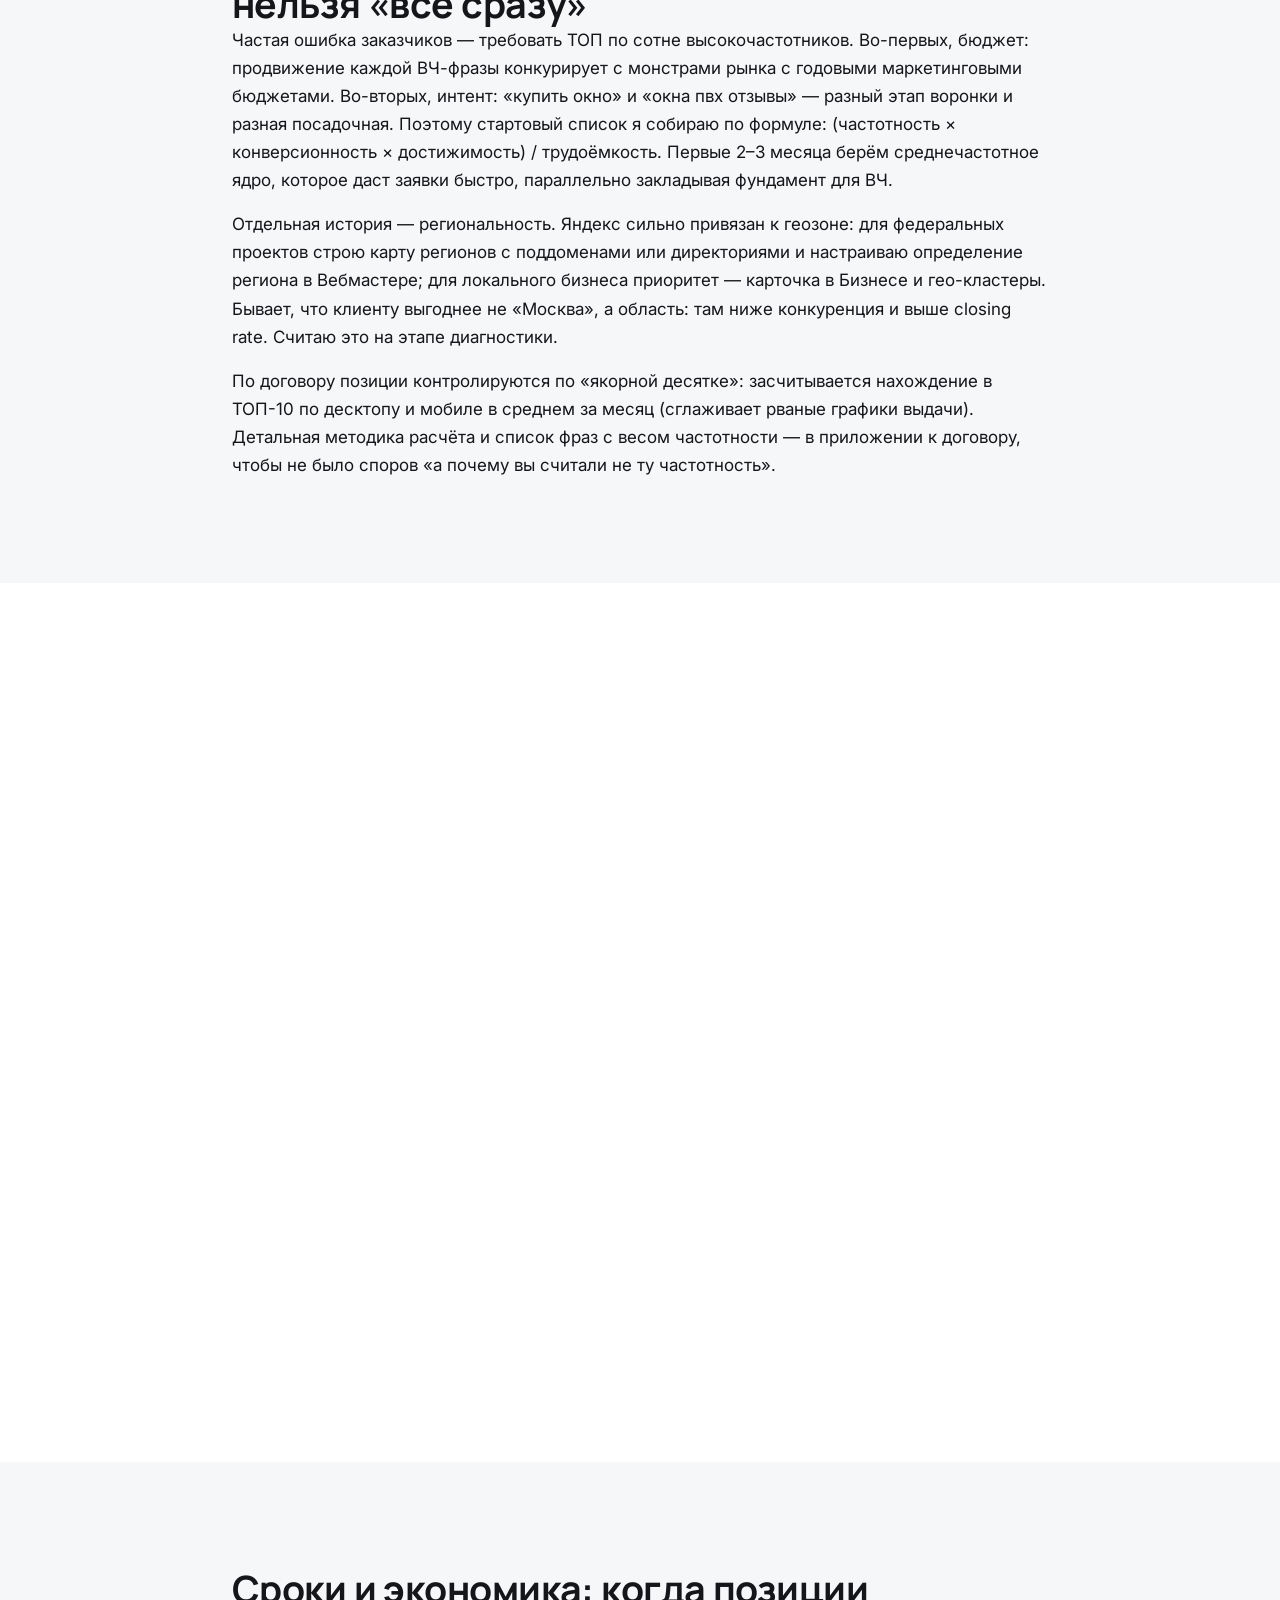
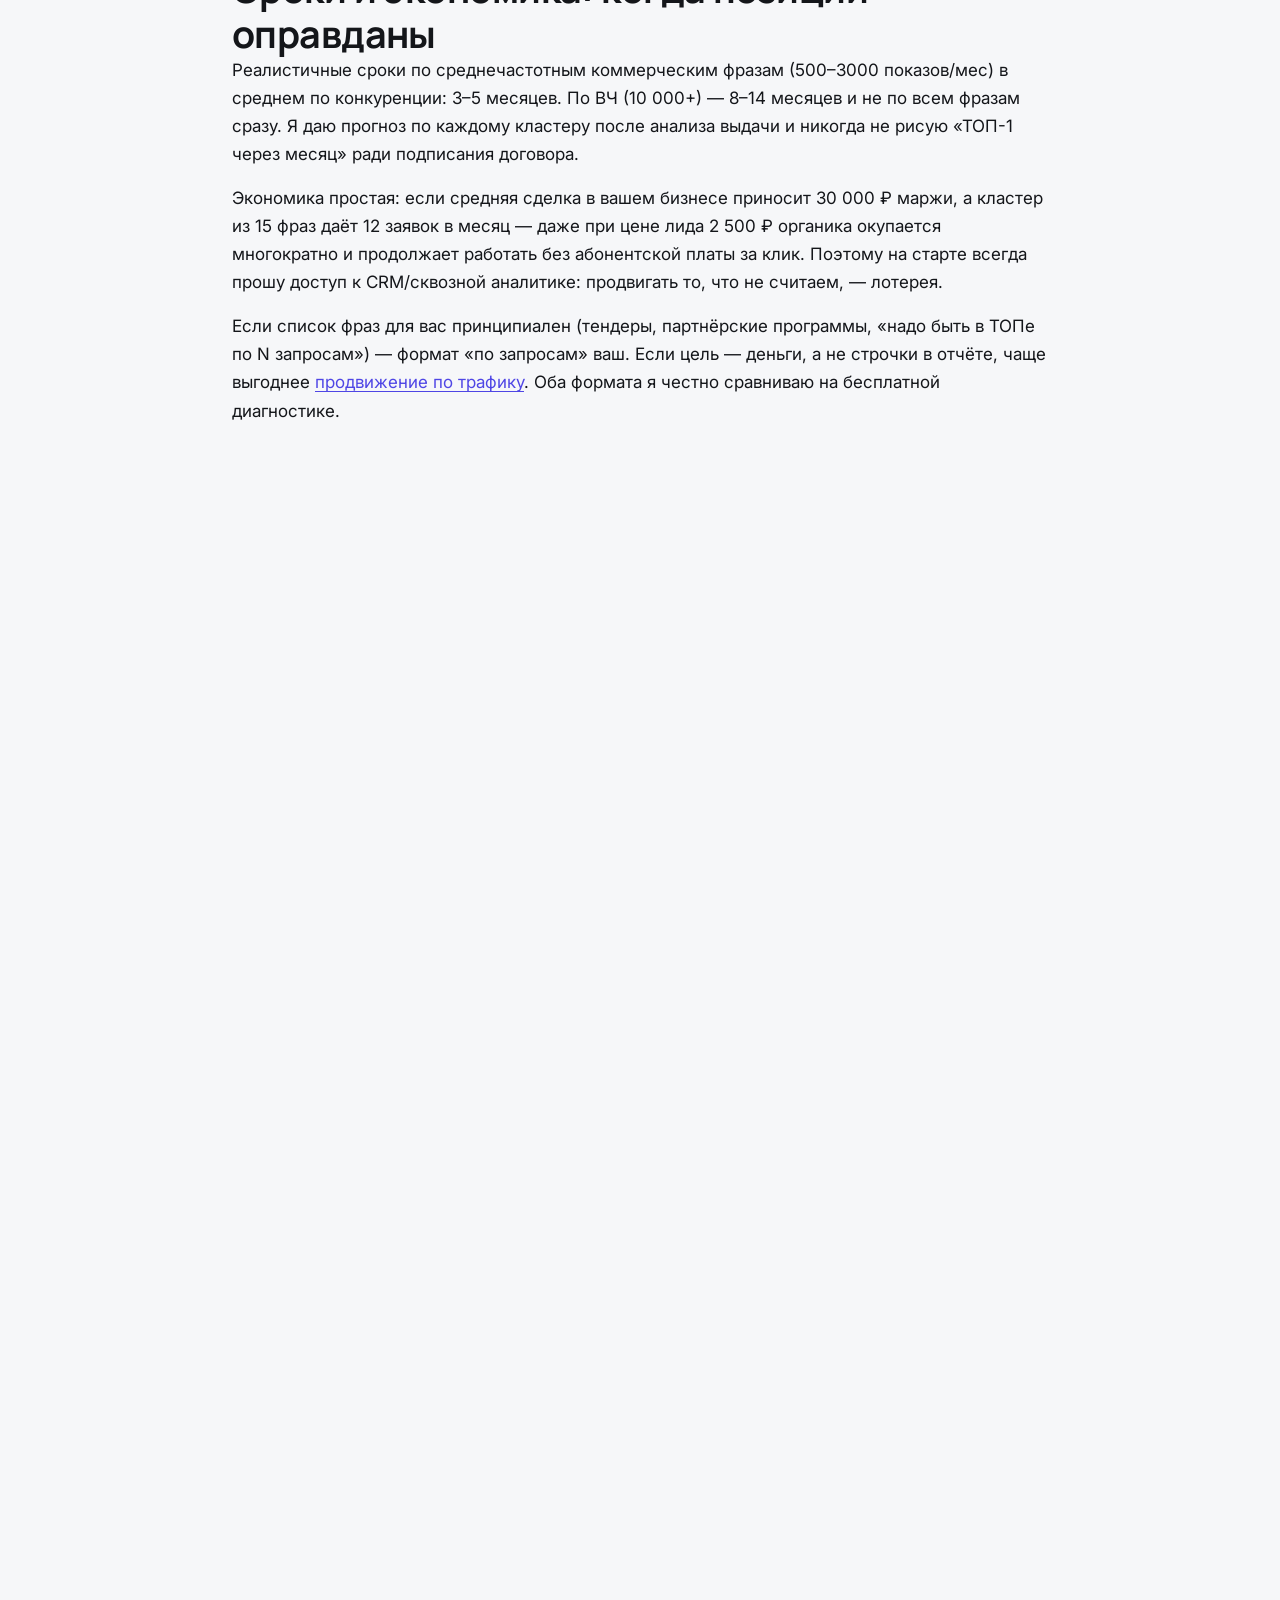
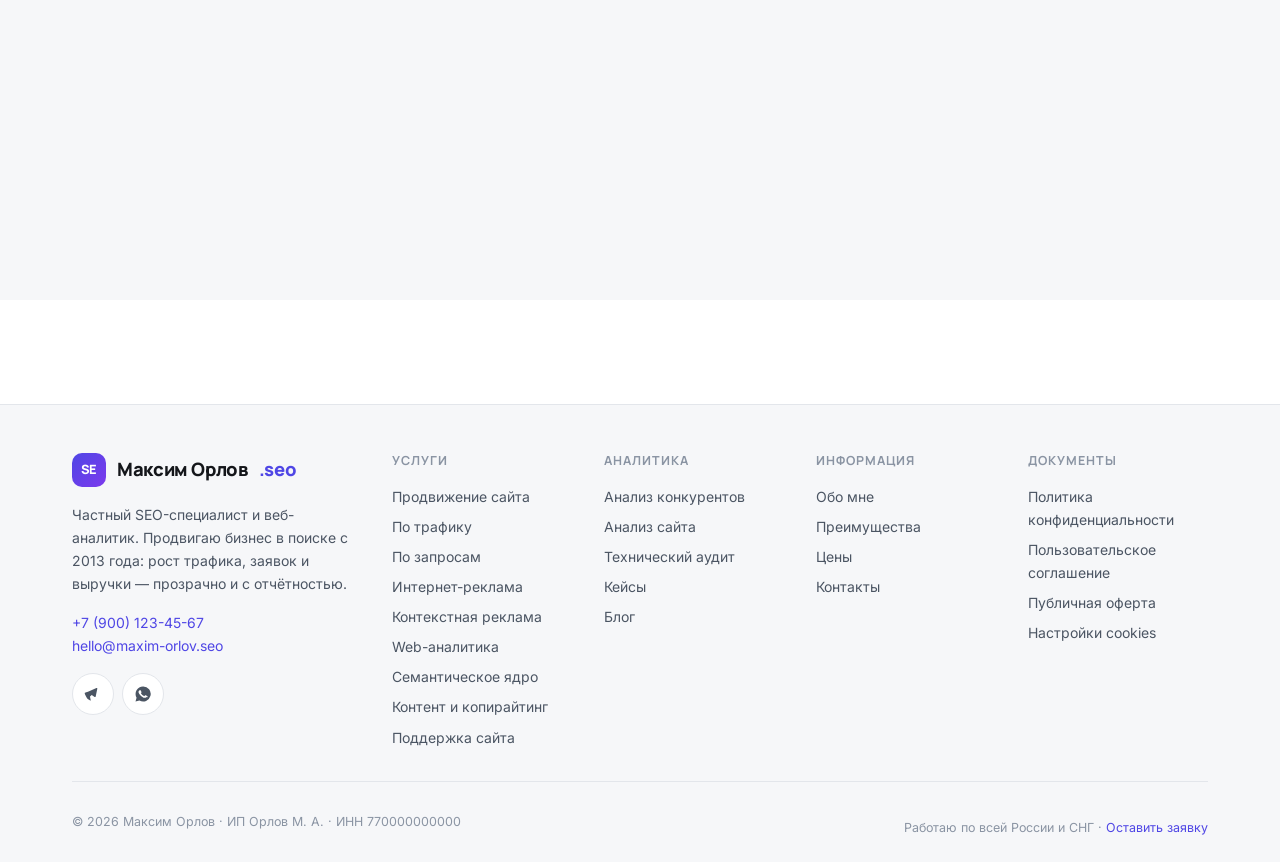
<file: promotion-keywords.html>
<!DOCTYPE html>
<html lang="ru" class="no-js">
<head>
  <meta charset="utf-8">
  <meta name="viewport" content="width=device-width, initial-scale=1">
  <title>Продвижение сайта по запросам — вывод в ТОП Яндекса и Google | SEO-оптимизатор</title>
  <meta name="description" content="Вывод сайта в ТОП-10 по списку коммерческих запросов: кластеризация, прокачка посадочных, локальная выдача, контроль позиций ежедневно. Прозрачные KPI по позициям. От 60 000 ₽/мес.">
  <link rel="canonical" href="https://maxim-orlov.seo/promotion-keywords.html">
  <link rel="icon" href="favicon.ico" sizes="any">
  <meta property="og:type" content="article">
  <meta property="og:title" content="Продвижение по запросам: ТОП-10 по семантике">
  <meta property="og:description" content="Вывод сайта в ТОП-10 по списку коммерческих запросов: кластеризация, прокачка посадочных, локальная выдача, контроль позиций ежедневно. Прозрачные KPI по позициям. От 60 000 ₽/мес.">
  <meta property="og:url" content="https://maxim-orlov.seo/promotion-keywords.html">
  <meta property="og:image" content="https://maxim-orlov.seo/assets/img/og/og-image.png">
  <meta property="og:locale" content="ru_RU">
  <meta name="twitter:card" content="summary_large_image">
  <meta name="theme-color" content="#4f46e5" media="(prefers-color-scheme: light)">
  <meta name="theme-color" content="#0c0e12" media="(prefers-color-scheme: dark)">
  <link rel="preconnect" href="https://fonts.googleapis.com">
  <link rel="preconnect" href="https://fonts.gstatic.com" crossorigin>
  <link rel="stylesheet" href="https://fonts.googleapis.com/css2?family=Inter:wght@400;500;600&family=Manrope:wght@600;700;800&display=swap" media="print" onload="this.media='all'">
  <noscript><link rel="stylesheet" href="https://fonts.googleapis.com/css2?family=Inter:wght@400;500;600&family=Manrope:wght@600;700;800&display=swap"></noscript>
  <style>:root{--c-bg:#fff;--c-text:#14161a;--header-h:68px}body{margin:0;font-family:Inter,system-ui,sans-serif;background:var(--c-bg);color:var(--c-text)}.container{max-width:1200px;margin:0 auto;padding:0 1.25rem}h1{font-size:clamp(2rem,4vw,3.25rem)}</style>
  <link rel="stylesheet" href="assets/css/variables.css">
  <link rel="stylesheet" href="assets/css/reset.css">
  <link rel="stylesheet" href="assets/css/base.css">
  <link rel="stylesheet" href="assets/css/components.css">
  <link rel="stylesheet" href="assets/css/layout.css">
  <link rel="stylesheet" href="assets/css/pages.css">
  <script src="assets/js/theme.js"></script>
  <script type="application/ld+json">
  {
    "@graph": [
      {
        "@context": "https://schema.org",
        "@type": "Service",
        "name": "Продвижение сайта по ключевым запросам",
        "description": "Вывод сайта в ТОП-10 Яндекса и Google по приоритетному списку коммерческих запросов с ежедневным мониторингом позиций.",
        "url": "https://maxim-orlov.seo/promotion-keywords.html",
        "provider": {
          "@type": "Person",
          "name": "Максим Орлов",
          "url": "https://maxim-orlov.seo/about.html",
          "telephone": "+7-900-123-45-67",
          "email": "hello@maxim-orlov.seo"
        },
        "areaServed": "RU",
        "offers": {
          "@type": "Offer",
          "priceCurrency": "RUB",
          "price": "55000",
          "availability": "https://schema.org/InStock"
        }
      },
      {
        "@context": "https://schema.org",
        "@type": "BreadcrumbList",
        "itemListElement": [
          {
            "@type": "ListItem",
            "position": 1,
            "name": "Главная",
            "item": "https://maxim-orlov.seo/"
          },
          {
            "@type": "ListItem",
            "position": 2,
            "name": "Услуги",
            "item": "https://maxim-orlov.seo/promotion.html"
          },
          {
            "@type": "ListItem",
            "position": 3,
            "name": "Продвижение сайта",
            "item": "https://maxim-orlov.seo/promotion.html"
          },
          {
            "@type": "ListItem",
            "position": 4,
            "name": "По запросам"
          }
        ]
      }
    ]
  }
  </script>
  <script type="application/ld+json">
  {
    "@context": "https://schema.org",
    "@type": "FAQPage",
    "mainEntity": [
      {
        "@type": "Question",
        "name": "Как часто снимаются позиции и где я их увижу?",
        "acceptedAnswer": {
          "@type": "Answer",
          "text": "Ежедневно по всем устройствам и регионам; дашборд с трендами и выгрузкой, ежемесячный отчёт PDF + созвон."
        }
      },
      {
        "@type": "Question",
        "name": "Что такое «якорный список» и можно ли его менять?",
        "acceptedAnswer": {
          "@type": "Answer",
          "text": "Фиксированный перечень фраз для KPI. Пересмотр раз в квартал: слабые кластеры заменяем актуальными."
        }
      },
      {
        "@type": "Question",
        "name": "Работаете с Яндекс.Бизнес и картами?",
        "acceptedAnswer": {
          "@type": "Answer",
          "text": "Да: карточки организаций, LocalBusiness-разметка, отзывы, ответы, фото. Быстрый путь в локальную выдачу."
        }
      }
    ]
  }
  </script>
</head>

<body data-active="promotion-keywords">
  <div id="header-slot"></div>

  <main id="main">
    <section class="page-hero">
      <div class="container">
        <nav class="breadcrumbs" aria-label="Хлебные крошки">
          <ol><li><a href="index.html">Главная</a></li>
          <li><a href="promotion.html">Услуги</a></li>
          <li><a href="promotion.html">Продвижение сайта</a></li>
          <li><span aria-current="page">По запросам</span></li></ol>
        </nav>
        <span class="badge">Продвижение · Формат 2</span>
        <h1>Продвижение по запросам: точечный выход в ТОП-10</h1>
        <p class="lead">Когда бизнесу нужны конкретные фразы — «натяжные потолки москва», «аренда экскаватора спб» — работаю адресно: приоритетный кластер, одна сильная посадочная, ежедневный контроль позиций.</p>
        <div class="hero-ctas" style="margin-top:2rem">
          <a class="btn btn-primary btn-lg" href="#order" data-track="cta_click" data-track-label="promotion-keywords_hero">Обсудить задачу</a>
          <a class="btn btn-outline btn-lg" href="pricing.html">Посмотреть цены</a>
        </div>
      </div>
    </section>
    <section class="section">
      <div class="container">
        <div class="grid-3">
          <article class="card card-hover reveal">
            <div class="card-icon"><svg viewBox="0 0 24 24" fill="none" stroke="currentColor" stroke-width="2"><circle cx="12" cy="12" r="9"/><circle cx="12" cy="12" r="5"/><circle cx="12" cy="12" r="1"/></svg></div>
            <h3>Якорный список фраз</h3>
            <p class="text-soft small">Совместно утверждаём 30–150 приоритетных запросов: частотность, конкуренция, интент, бизнес-ценность. Список фиксируется в договоре и не «размывается».</p>
          </article>
          <article class="card card-hover reveal">
            <div class="card-icon"><svg viewBox="0 0 24 24" fill="none" stroke="currentColor" stroke-width="2" stroke-linecap="round"><path d="M14 2H6a2 2 0 0 0-2 2v16a2 2 0 0 0 2 2h12a2 2 0 0 0 2-2V8z"/><path d="M14 2v6h6M8 13h8M8 17h5"/></svg></div>
            <h3>Одна фраза = одна страница</h3>
            <p class="text-soft small">Каждый кластер получает свою посадочную с полным ответом на интент: структура, текст, товарная сетка, FAQ, микроразметка. Никаких «простыней» под сотню вопросов.</p>
          </article>
          <article class="card card-hover reveal">
            <div class="card-icon"><svg viewBox="0 0 24 24" fill="none" stroke="currentColor" stroke-width="2" stroke-linecap="round"><circle cx="11" cy="11" r="7"/><path d="m21 21-4.3-4.3"/></svg></div>
            <h3>Конкурентный анализ выдачи</h3>
            <p class="text-soft small">Разбираю топ-20 по каждому кластеру: средняя позиция, возраст страниц, тип домена, контентные преимущества — и строю план, как их обойти.</p>
          </article>
          <article class="card card-hover reveal reveal-delay-1">
            <div class="card-icon"><svg viewBox="0 0 24 24" fill="none" stroke="currentColor" stroke-width="2" stroke-linecap="round"><path d="M3 3v18h18"/><path d="m7 15 4-4 3 3 5-6"/></svg></div>
            <h3>Локальная выдача</h3>
            <p class="text-soft small">Яндекс.Бизнес и Google Business Profile, карточки организаций, гео-привязка, отзывы и рейтинги — для локальных фраз «рядом/цена/адрес» это половина результата.</p>
          </article>
          <article class="card card-hover reveal reveal-delay-2">
            <div class="card-icon"><svg viewBox="0 0 24 24" fill="none" stroke="currentColor" stroke-width="2"><path d="M2 12s3.5-7 10-7 10 7 10 7-3.5 7-10 7-10-7-10-7z"/><circle cx="12" cy="12" r="3"/></svg></div>
            <h3>Ежедневный мониторинг позиций</h3>
            <p class="text-soft small">Автоматический снимок позиций по всем устройствам и регионам. Алерты при просадках, трендовые графики по каждому кластеру в личном кабинете.</p>
          </article>
          <article class="card card-hover reveal reveal-delay-3">
            <div class="card-icon"><svg viewBox="0 0 24 24" fill="none" stroke="currentColor" stroke-width="2" stroke-linecap="round"><path d="M21 12a9 9 0 1 1-3-6.7L21 8"/><path d="M21 3v5h-5"/></svg></div>
            <h3>Итеративная прокачка</h3>
            <p class="text-soft small">Страница, зависшая на 11–15 позиции, дорабатывается волнами: контент → перелинковка → поведенческие → репутация. Каждую волну замеряем.</p>
          </article>
        </div>
      </div>
    </section>
    <section class="section prose section-alt" aria-labelledby="Как фо-sec">
      <div class="container" style="max-width:880px">
        <h2 id="Как фо-sec">Как формируется список запросов и почему нельзя «всё сразу»</h2>
        <div class="stack">
        <p>Частая ошибка заказчиков — требовать ТОП по сотне высокочастотников. Во-первых, бюджет: продвижение каждой ВЧ-фразы конкурирует с монстрами рынка с годовыми маркетинговыми бюджетами. Во-вторых, интент: «купить окно» и «окна пвх отзывы» — разный этап воронки и разная посадочная. Поэтому стартовый список я собираю по формуле: (частотность × конверсионность × достижимость) / трудоёмкость. Первые 2–3 месяца берём среднечастотное ядро, которое даст заявки быстро, параллельно закладывая фундамент для ВЧ.</p>
        <p>Отдельная история — региональность. Яндекс сильно привязан к геозоне: для федеральных проектов строю карту регионов с поддоменами или директориями и настраиваю определение региона в Вебмастере; для локального бизнеса приоритет — карточка в Бизнесе и гео-кластеры. Бывает, что клиенту выгоднее не «Москва», а область: там ниже конкуренция и выше closing rate. Считаю это на этапе диагностики.</p>
        <p>По договору позиции контролируются по «якорной десятке»: засчитывается нахождение в ТОП-10 по десктопу и мобиле в среднем за месяц (сглаживает рваные графики выдачи). Детальная методика расчёта и список фраз с весом частотности — в приложении к договору, чтобы не было споров «а почему вы считали не ту частотность».</p>
        
        </div>
      </div>
    </section>
    <section class="section" aria-labelledby="kw-proc-h">
      <div class="container grid-2">
        <div class="reveal">
          <p class="section-num">// Этапы</p>
          <h2 id="kw-proc-h">Технология вывода в ТОП</h2>
          <p class="lead">Цикл на один кластер — 4–8 недель; кластеры запускаются волнами по приоритету.</p>
        </div>
        <div class="steps reveal reveal-delay-1">
          <div class="step"><h3>Подготовка кластера</h3><p>Снимок текущих позиций, разбор ТОПа и gap-анализ «страница vs конкуренты», ТЗ на доработку посадочной: структура, смыслы, товары/услуги, цены, кейсы, FAQ.</p></div>
          <div class="step"><h3>Внедрение</h3><p>Правки на сайте, публикация текста, разметка Schema.org, внутренняя перелинковка из релевантных разделов.</p></div>
          <div class="step"><h3>Усиление</h3><p>Крауд: упоминания на профильных площадках, Q&A, отзывы; внешние ссылки — аккуратно и только там, где они двигают кластер.</p></div>
          <div class="step"><h3>Замер и итерация</h3><p>Через 2–4 недели снимаем динамику. Рост есть — закрепляем; стоит — углубляем контент или линки; падал — ищем причину в апдейтах/технике.</p></div>
        </div>
      </div>
    </section>
    <section class="section prose section-alt" aria-labelledby="Сроки -sec">
      <div class="container" style="max-width:880px">
        <h2 id="Сроки -sec">Сроки и экономика: когда позиции оправданы</h2>
        <div class="stack">
        <p>Реалистичные сроки по среднечастотным коммерческим фразам (500–3000 показов/мес) в среднем по конкуренции: 3–5 месяцев. По ВЧ (10 000+) — 8–14 месяцев и не по всем фразам сразу. Я даю прогноз по каждому кластеру после анализа выдачи и никогда не рисую «ТОП-1 через месяц» ради подписания договора.</p>
        <p>Экономика простая: если средняя сделка в вашем бизнесе приносит 30 000 ₽ маржи, а кластер из 15 фраз даёт 12 заявок в месяц — даже при цене лида 2 500 ₽ органика окупается многократно и продолжает работать без абонентской платы за клик. Поэтому на старте всегда прошу доступ к CRM/сквозной аналитике: продвигать то, что не считаем, — лотерея.</p>
        <p>Если список фраз для вас принципиален (тендеры, партнёрские программы, «надо быть в ТОПе по N запросам») — формат «по запросам» ваш. Если цель — деньги, а не строчки в отчёте, чаще выгоднее <a href="promotion-traffic.html">продвижение по трафику</a>. Оба формата я честно сравниваю на бесплатной диагностике.</p>
        
        </div>
      </div>
    </section>
    <section class="section section-alt" aria-labelledby="faq-h">
      <div class="container" style="max-width:880px">
        <div class="section-head center reveal">
          <p class="section-num">// FAQ</p>
          <h2 id="faq-h">Частые вопросы</h2>
        </div>
        <div class="faq reveal">
          <details class="faq-item">
            <summary>Как часто снимаются позиции и где я их увижу?<span class="faq-icon" aria-hidden="true"></span></summary>
            <div class="faq-body"><p>Ежедневно по всем устройствам и регионам. Вам открывается дашборд с трендами по каждому кластеру и выгрузкой в Excel/Sheets. Итоговый ежемесячный отчёт — PDF + созвон на 30 минут.</p></div>
          </details>
          <details class="faq-item">
            <summary>Что такое «якорный список» и можно ли его менять?<span class="faq-icon" aria-hidden="true"></span></summary>
            <div class="faq-body"><p>Это фиксированный перечень фраз, по которым считаются KPI. Пересмотр — раз в квартал: слабые кластеры заменяем новыми из расширенного ядра, чтобы список всегда отражал актуальный спрос.</p></div>
          </details>
          <details class="faq-item">
            <summary>Работаете с Яндекс.Бизнес и картами?<span class="faq-icon" aria-hidden="true"></span></summary>
            <div class="faq-body"><p>Да: оформление и ведение карточек организаций, микроразметка LocalBusiness, сбор отзывов, ответы, фото-контент. Для локального бизнеса это часто самый быстрый способ попасть в «Столичные предложения» и карту.</p></div>
          </details>
        </div>
      </div>
    </section>

    <section class="section section-alt" id="order" aria-labelledby="order-h">
      <div class="container">
        <div class="grid-2">
          <div class="reveal">
            <h2 id="order-h">Пришлите список запросов или нишу</h2>
            <p class="lead">Проверю реалистичность выхода в ТОП по каждой группе и предложу приоритеты — бесплатно и без обязательств.</p>
            <ul class="feature-list">
              <li><svg viewBox="0 0 24 24" fill="none" stroke="currentColor" stroke-width="2.5" stroke-linecap="round"><path d="m5 13 4 4L19 7"/></svg>Ответ в течение 2 часов в рабочее время;</li>
              <li><svg viewBox="0 0 24 24" fill="none" stroke="currentColor" stroke-width="2.5" stroke-linecap="round"><path d="m5 13 4 4L19 7"/></svg>Бесплатная экспресс-диагностика перед сделкой;</li>
              <li><svg viewBox="0 0 24 24" fill="none" stroke="currentColor" stroke-width="2.5" stroke-linecap="round"><path d="m5 13 4 4L19 7"/></svg>Договор, счёт, закрывающие документы.</li>
            </ul>
            <p class="small text-mute" style="margin-top:1.5rem">Или напрямую: <a href="https://t.me/maxim_orlov_seo" target="_blank" rel="noopener nofollow">Telegram</a> · <a href="tel:+79001234567">+7 (900) 123-45-67</a></p>
          </div>
          <div class="card reveal reveal-delay-1">
            <form data-form="lead-promotion-keywords" data-endpoint="https://formspree.io/f/xxxxxxxx" class="form" novalidate>
              <div class="form-row">
                <div class="field">
                  <label for="o-name">Имя <span class="req">*</span></label>
                  <input class="input" id="o-name" name="name" type="text" required autocomplete="name" data-validate="name">
                  <p class="field-error" aria-live="polite"></p>
                </div>
                <div class="field">
                  <label for="o-contact">Telegram / e-mail <span class="req">*</span></label>
                  <input class="input" id="o-contact" name="contact" type="text" required data-validate="email">
                  <p class="field-error" aria-live="polite"></p>
                </div>
              </div>
              <div class="field">
                <label for="o-site">Сайт</label>
                <input class="input" id="o-site" name="site" type="text" placeholder="https://...">
                <p class="field-error" aria-live="polite"></p>
              </div>
              <div class="field">
                <label for="o-msg">Задача <span class="req">*</span></label>
                <textarea class="textarea" id="o-msg" name="message" required data-validate="text"></textarea>
                <p class="field-error" aria-live="polite"></p>
              </div>
              <input type="text" name="_gotcha" hidden data-hp tabindex="-1" autocomplete="off">
              <label class="checkbox"><input type="checkbox" name="consent" required> Соглашаюсь с <a href="privacy.html">политикой конфиденциальности</a></label>
              <button class="btn btn-primary btn-block btn-lg" type="submit">Отправить</button>
              <p class="form-status" data-form-status aria-live="polite"></p>
            </form>
          </div>
        </div>
      </div>
    </section>
  </main>

  <div id="footer-slot"></div>
  <script src="assets/js/include.js"></script>
  <script type="module" src="assets/js/main.js"></script>
</body>
</html>
</file>
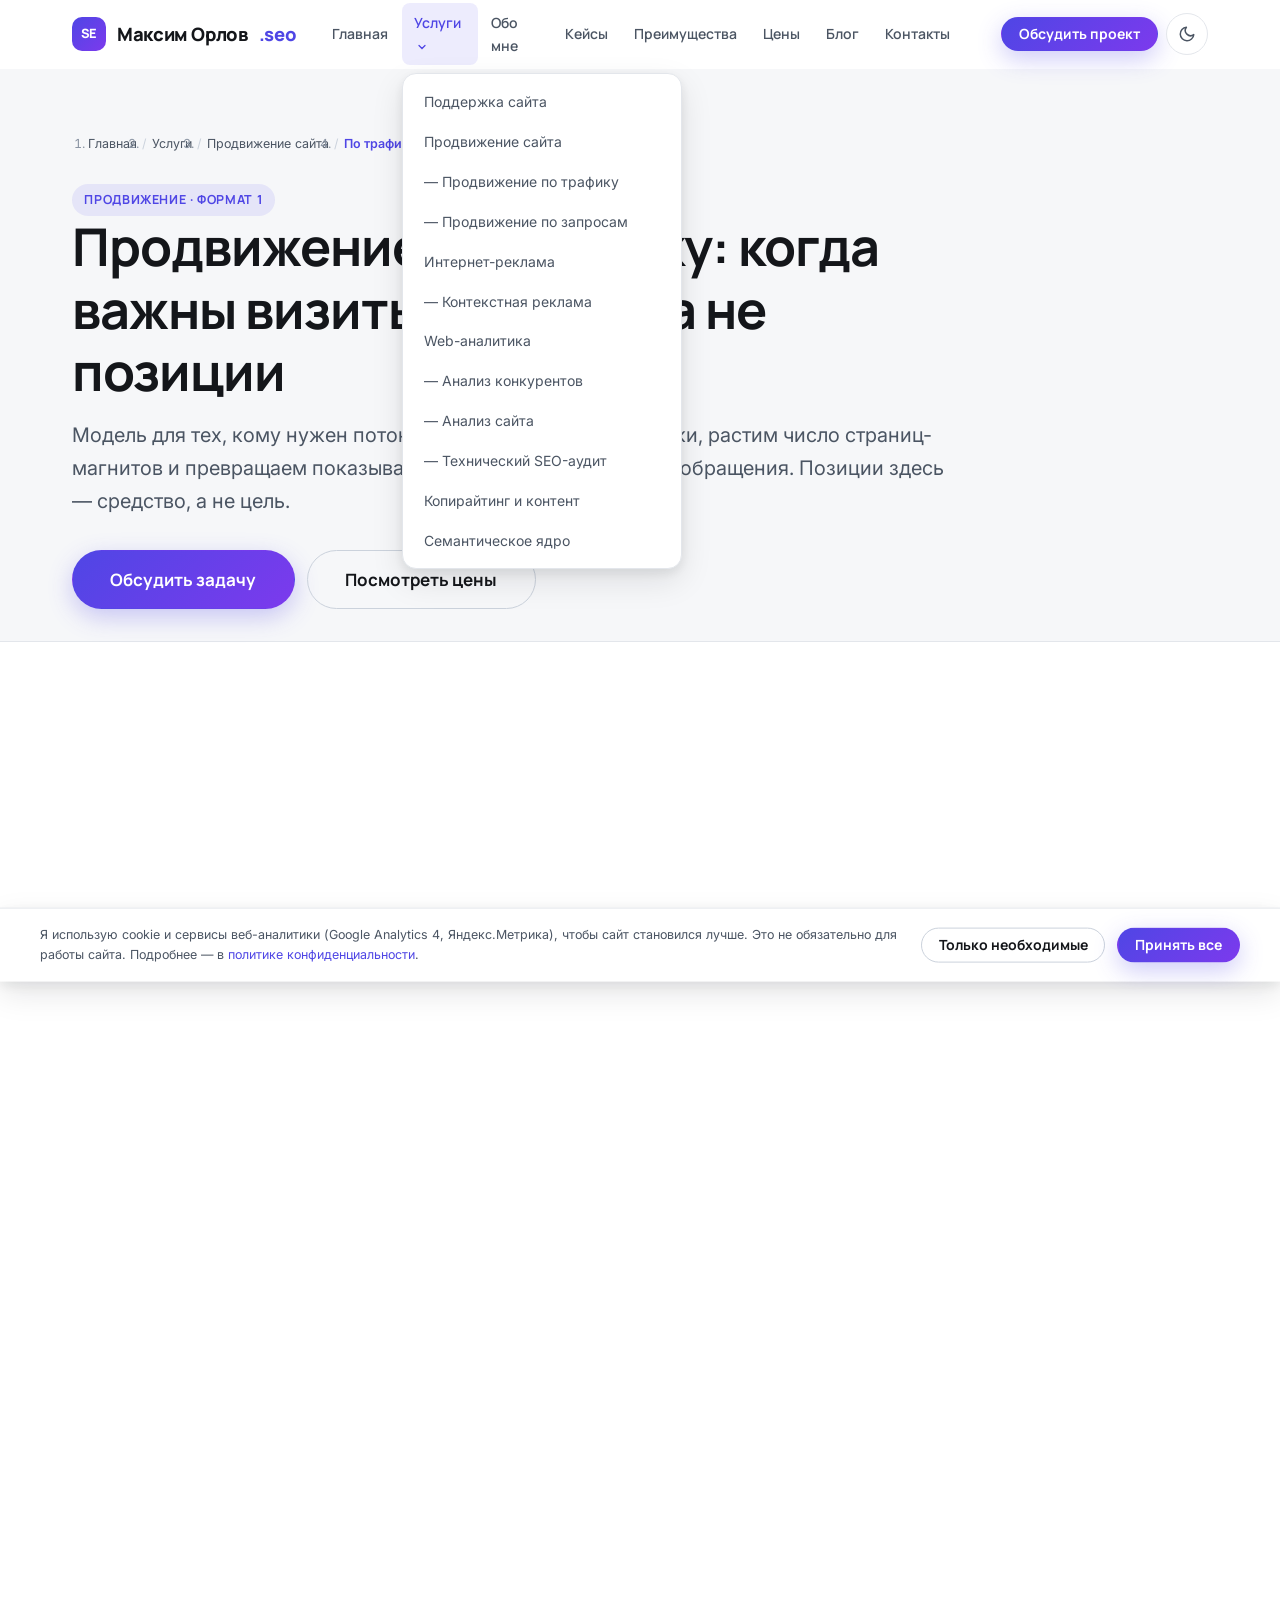
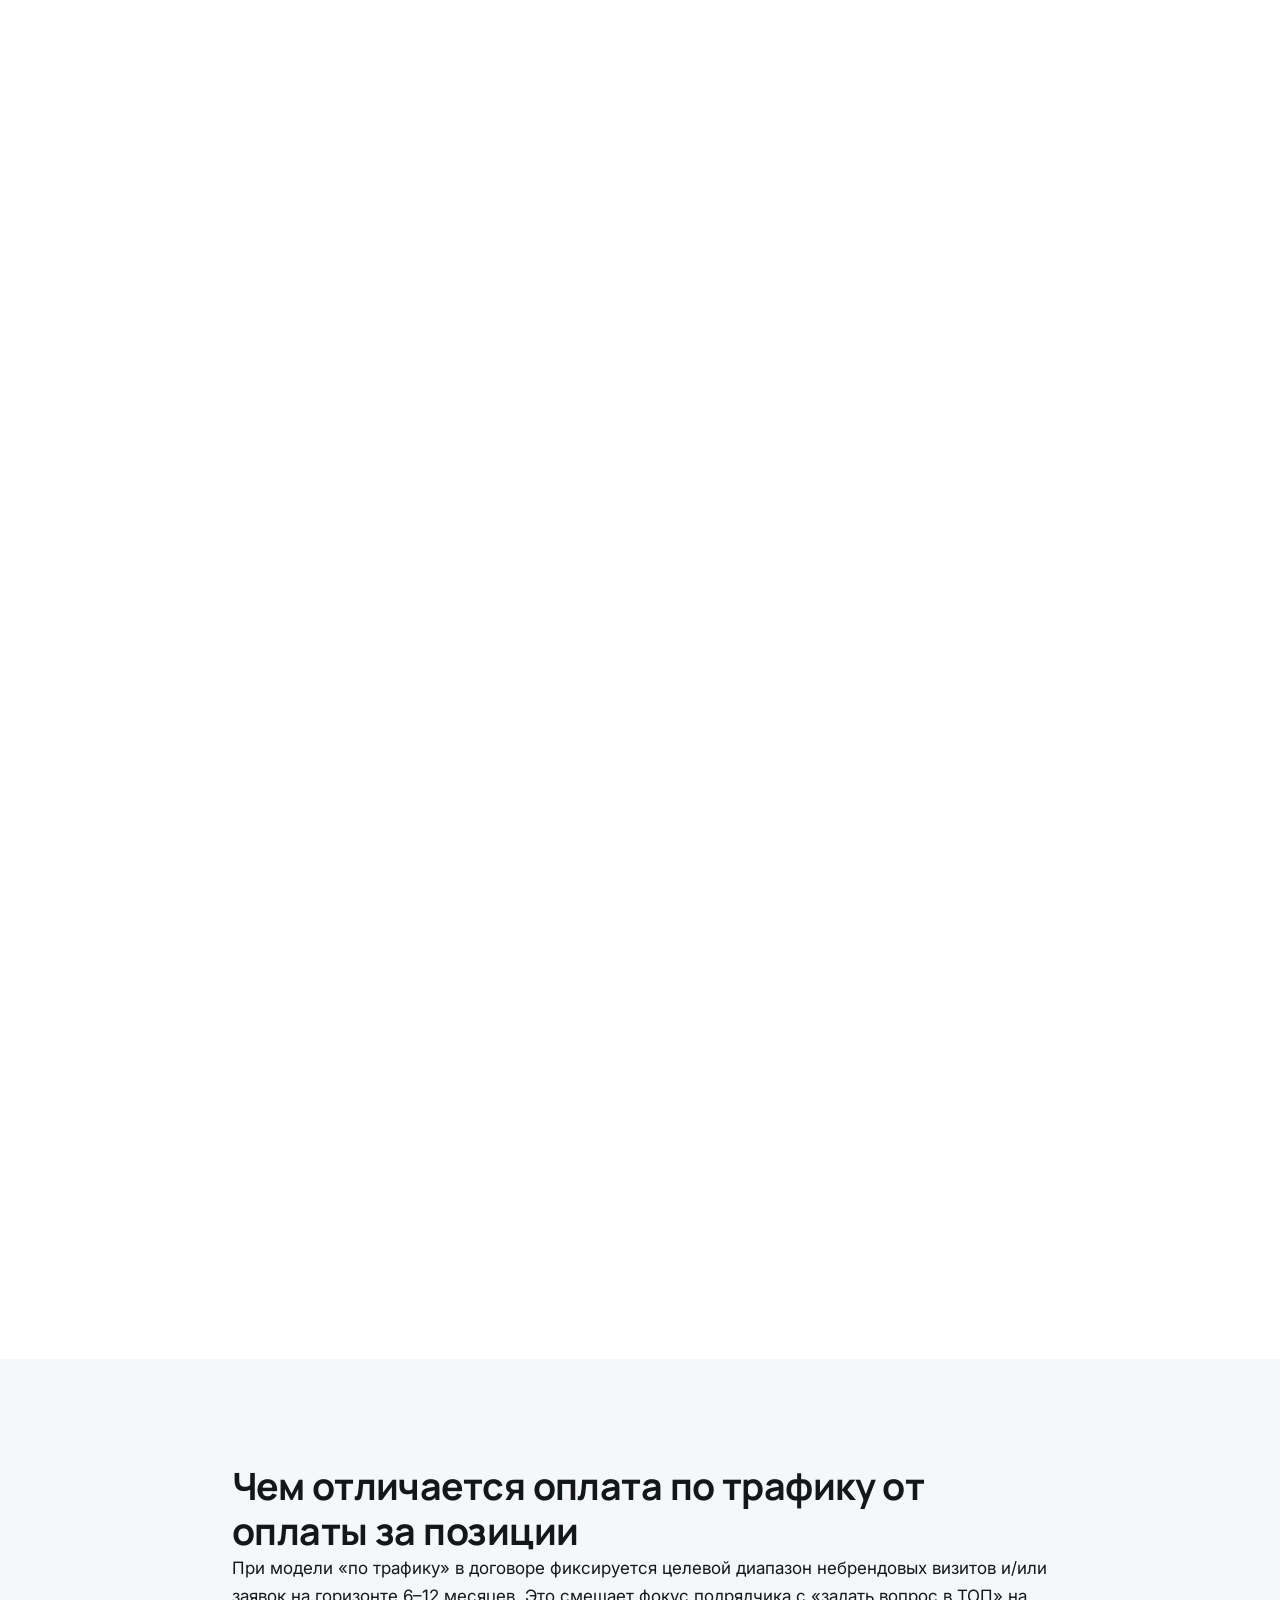
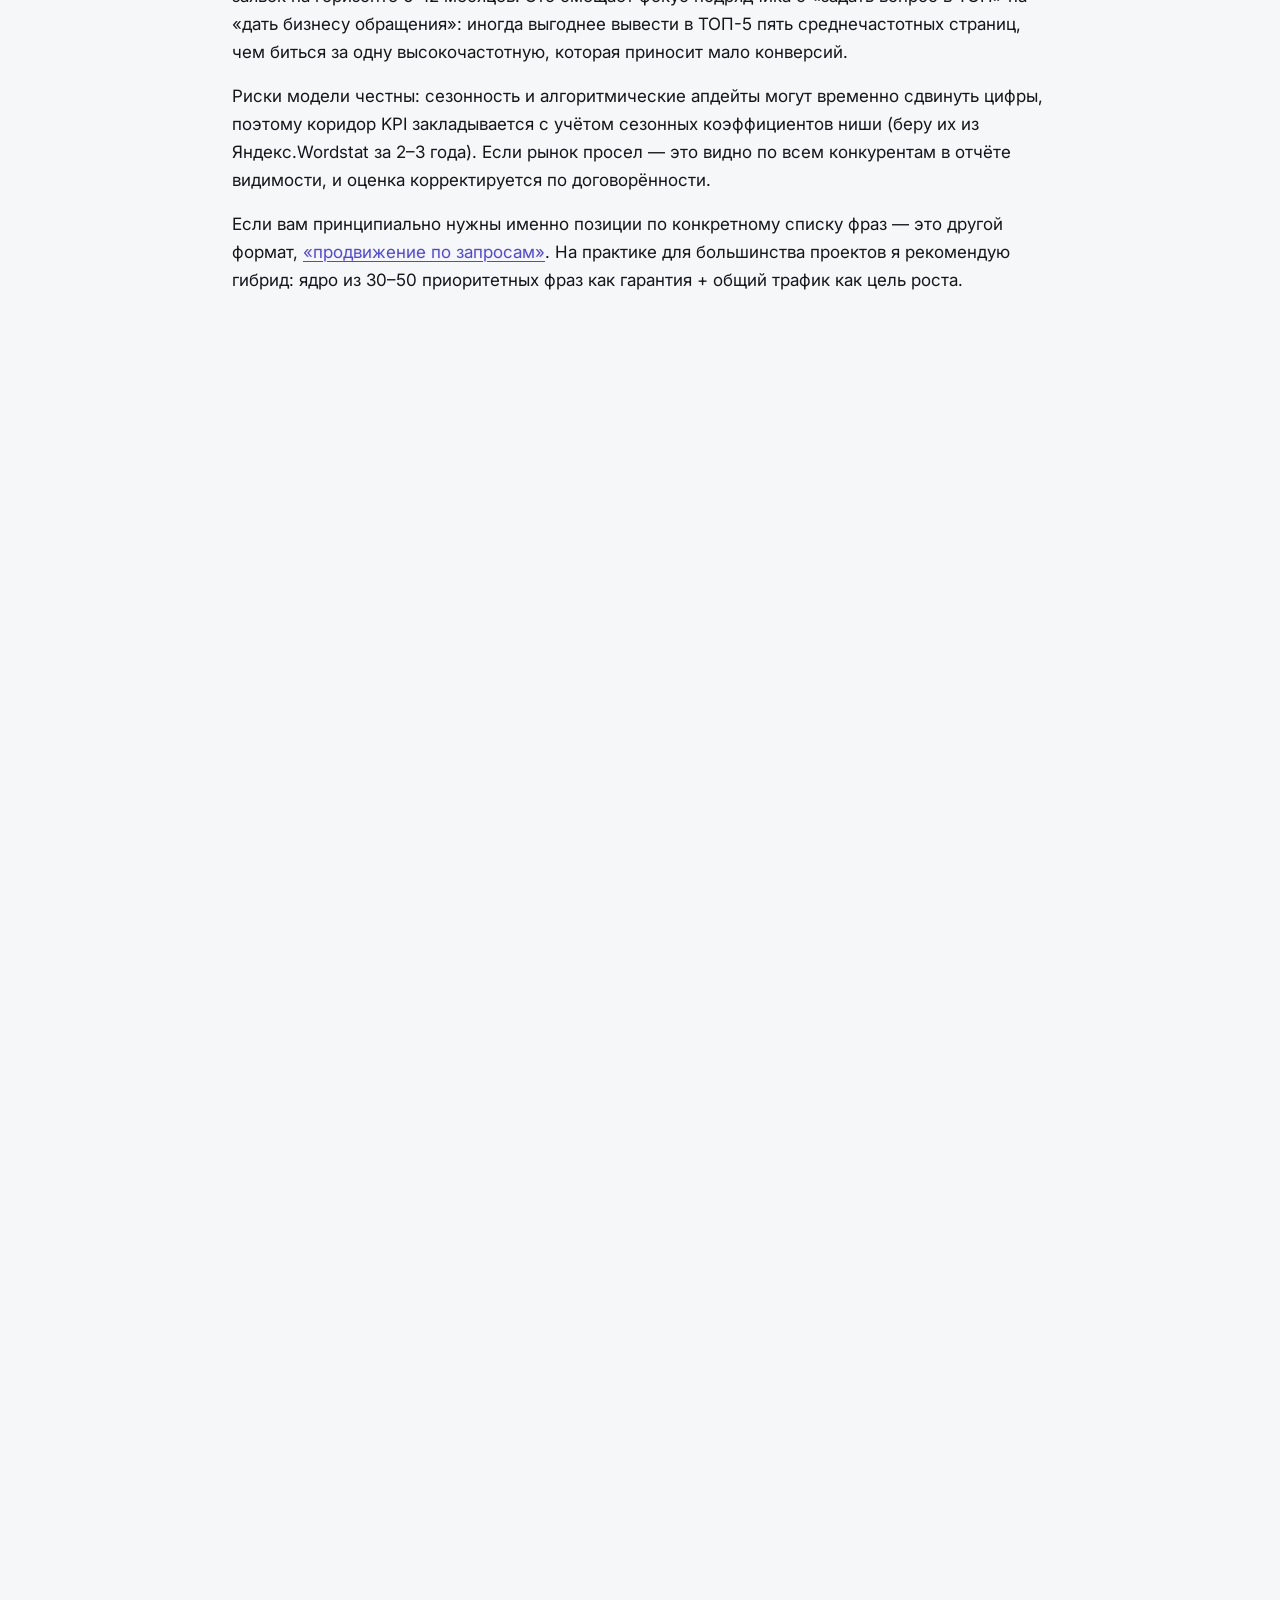
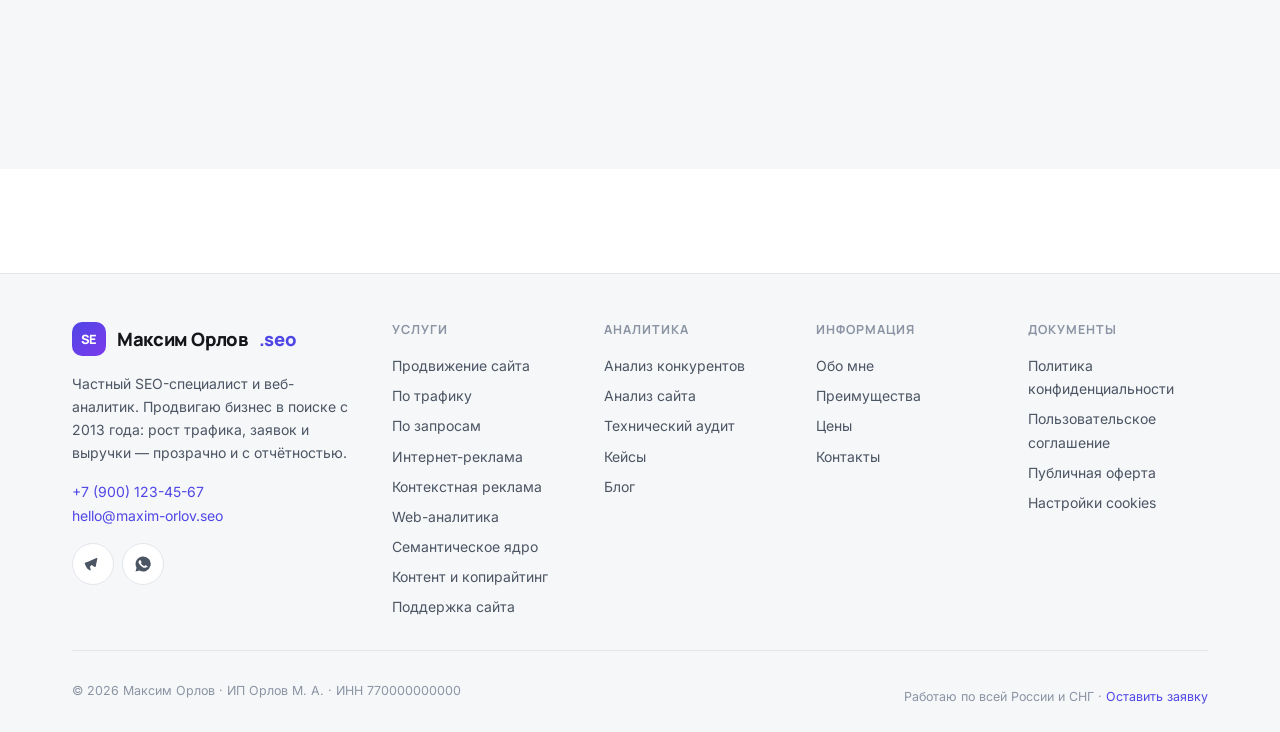
<file: promotion-traffic.html>
<!DOCTYPE html>
<html lang="ru" class="no-js">
<head>
  <meta charset="utf-8">
  <meta name="viewport" content="width=device-width, initial-scale=1">
  <title>Продвижение сайта по трафику — рост органического трафика и заявок | SEO-специалист</title>
  <meta name="description" content="SEO-продвижение по трафику: рост небрендового органического трафика за счёт большого семантического ядра, контент-хабов и программных страниц. KPI — визиты и конверсии, а не позиции. От 55 000 ₽/мес.">
  <link rel="canonical" href="https://maxim-orlov.seo/promotion-traffic.html">
  <link rel="icon" href="favicon.ico" sizes="any">
  <meta property="og:type" content="article">
  <meta property="og:title" content="Продвижение по трафику: рост органики и заявок">
  <meta property="og:description" content="SEO-продвижение по трафику: рост небрендового органического трафика за счёт большого семантического ядра, контент-хабов и программных страниц. KPI — визиты и конверсии, а не позиции. От 55 000 ₽/мес.">
  <meta property="og:url" content="https://maxim-orlov.seo/promotion-traffic.html">
  <meta property="og:image" content="https://maxim-orlov.seo/assets/img/og/og-image.png">
  <meta property="og:locale" content="ru_RU">
  <meta name="twitter:card" content="summary_large_image">
  <meta name="theme-color" content="#4f46e5" media="(prefers-color-scheme: light)">
  <meta name="theme-color" content="#0c0e12" media="(prefers-color-scheme: dark)">
  <link rel="preconnect" href="https://fonts.googleapis.com">
  <link rel="preconnect" href="https://fonts.gstatic.com" crossorigin>
  <link rel="stylesheet" href="https://fonts.googleapis.com/css2?family=Inter:wght@400;500;600&family=Manrope:wght@600;700;800&display=swap" media="print" onload="this.media='all'">
  <noscript><link rel="stylesheet" href="https://fonts.googleapis.com/css2?family=Inter:wght@400;500;600&family=Manrope:wght@600;700;800&display=swap"></noscript>
  <style>:root{--c-bg:#fff;--c-text:#14161a;--header-h:68px}body{margin:0;font-family:Inter,system-ui,sans-serif;background:var(--c-bg);color:var(--c-text)}.container{max-width:1200px;margin:0 auto;padding:0 1.25rem}h1{font-size:clamp(2rem,4vw,3.25rem)}</style>
  <link rel="stylesheet" href="assets/css/variables.css">
  <link rel="stylesheet" href="assets/css/reset.css">
  <link rel="stylesheet" href="assets/css/base.css">
  <link rel="stylesheet" href="assets/css/components.css">
  <link rel="stylesheet" href="assets/css/layout.css">
  <link rel="stylesheet" href="assets/css/pages.css">
  <script src="assets/js/theme.js"></script>
  <script type="application/ld+json">
  {
    "@graph": [
      {
        "@context": "https://schema.org",
        "@type": "Service",
        "name": "Продвижение сайта по трафику",
        "description": "Рост небрендового органического трафика: расширение семантического ядра, контент-хабы, программные страницы, оптимизация конверсий. Оплата за KPI по визитам и заявкам.",
        "url": "https://maxim-orlov.seo/promotion-traffic.html",
        "provider": {
          "@type": "Person",
          "name": "Максим Орлов",
          "url": "https://maxim-orlov.seo/about.html",
          "telephone": "+7-900-123-45-67",
          "email": "hello@maxim-orlov.seo"
        },
        "areaServed": "RU",
        "offers": {
          "@type": "Offer",
          "priceCurrency": "RUB",
          "price": "55000",
          "availability": "https://schema.org/InStock"
        }
      },
      {
        "@context": "https://schema.org",
        "@type": "BreadcrumbList",
        "itemListElement": [
          {
            "@type": "ListItem",
            "position": 1,
            "name": "Главная",
            "item": "https://maxim-orlov.seo/"
          },
          {
            "@type": "ListItem",
            "position": 2,
            "name": "Услуги",
            "item": "https://maxim-orlov.seo/promotion.html"
          },
          {
            "@type": "ListItem",
            "position": 3,
            "name": "Продвижение сайта",
            "item": "https://maxim-orlov.seo/promotion.html"
          },
          {
            "@type": "ListItem",
            "position": 4,
            "name": "По трафику"
          }
        ]
      }
    ]
  }
  </script>
  <script type="application/ld+json">
  {
    "@context": "https://schema.org",
    "@type": "FAQPage",
    "mainEntity": [
      {
        "@type": "Question",
        "name": "Можно ли гарантировать конкретные цифры трафика?",
        "acceptedAnswer": {
          "@type": "Answer",
          "text": "Гарантирую объём работ; KPI — коридор роста визитов с учётом сезонности. Точные числа обещать некорректно."
        }
      },
      {
        "@type": "Question",
        "name": "Сколько страниц контента нужно в месяц?",
        "acceptedAnswer": {
          "@type": "Answer",
          "text": "Минимум 8–10 новых или глубоко обновлённых страниц в месяц; для e-commerce 15–25. Темп считаю при аудите."
        }
      },
      {
        "@type": "Question",
        "name": "Что с AI-контентом — используете?",
        "acceptedAnswer": {
          "@type": "Answer",
          "text": "Черновики — да, публикация — только после ручной редактуры и экспертной проверки."
        }
      }
    ]
  }
  </script>
</head>

<body data-active="promotion-traffic">
  <div id="header-slot"></div>

  <main id="main">
    <section class="page-hero">
      <div class="container">
        <nav class="breadcrumbs" aria-label="Хлебные крошки">
          <ol><li><a href="index.html">Главная</a></li>
          <li><a href="promotion.html">Услуги</a></li>
          <li><a href="promotion.html">Продвижение сайта</a></li>
          <li><span aria-current="page">По трафику</span></li></ol>
        </nav>
        <span class="badge">Продвижение · Формат 1</span>
        <h1>Продвижение по трафику: когда важны визиты и заявки, а не позиции</h1>
        <p class="lead">Модель для тех, кому нужен поток: расширяем охват семантики, растим число страниц-магнитов и превращаем показываемость в клики, а клики — в обращения. Позиции здесь — средство, а не цель.</p>
        <div class="hero-ctas" style="margin-top:2rem">
          <a class="btn btn-primary btn-lg" href="#order" data-track="cta_click" data-track-label="promotion-traffic_hero">Обсудить задачу</a>
          <a class="btn btn-outline btn-lg" href="pricing.html">Посмотреть цены</a>
        </div>
      </div>
    </section>
    <section class="section">
      <div class="container">
        <div class="section-head reveal"><p class="section-num">// Кому подходит</p><h2 id="who-h">Кому нужен формат «по трафику»</h2></div>
        <div class="grid-3">
          <article class="card card-hover reveal"><h3>Интернет-магазинам</h3><p class="text-soft small">Товарные и категориальные страницы, фильтры, статьи-гайды, сравнения — тысячи точек входа под информационный и транзакционный спрос. Кейс мебельного магазина: <strong>+340%</strong> органики за 11 месяцев (<a href="cases.html">все кейсы</a>).</p></article>
          <article class="card card-hover reveal reveal-delay-1"><h3>Сайтам услуг</h3><p class="text-soft small">Гео-страницы, страницы услуг × типы работ × районы города, FAQ-блоки под вопросы пользователей. Локальный бизнес получает заявки из длинного хвоста, где конкуренция слабее, а конверсия выше.</p></article>
          <article class="card card-hover reveal reveal-delay-2"><h3>Маркетплейсам и медиа</h3><p class="text-soft small">Программный SEO: шаблоны страниц «город × категория», автоматическая генерация мета-тегов, контроль качества индексации. На проекте сервиса записей — рост небрендового трафика на 215%.</p></article>
        </div>
      </div>
    </section>
    <section class="section" aria-labelledby="tr-proc-h">
      <div class="container grid-2">
        <div class="reveal">
          <p class="section-num">// Методика</p>
          <h2 id="tr-proc-h">Как растёт трафик</h2>
          <p class="lead">Алгоритм простой: найти неудовлетворённый спрос → создать страницу под каждый интент → довести её до релевантности → масштабировать удачные шаблоны.</p>
        </div>
        <div class="steps reveal reveal-delay-1">
          <div class="step"><h3>Карта спроса ниши</h3><p>Собираю полное ядро (Wordstat + планировщик Google + поиск по конкурентам), считаю ёмкость каждого кластера и долю, которую уже забирают конкуренты. Получается «карта денег»: где лежит трафик.</p></div>
          <div class="step"><h3>Быстрые резервы текущего сайта</h3><p>Страницы на позициях 11–30, каннибалы, недооптимизированные шаблоны, потерянные из индексации разделы. Обычно это +20–40% трафика ещё до нового контента.</p></div>
          <div class="step"><h3>Контент-план и производство</h3><p>Кластеры → страницы: услуги, категории, блог-гайды, сравнения. Пишу ТЗ и SEO-тексты сам либо с редактором-копирайтером; публикация порциями по 8–20 страниц в месяц.</p></div>
          <div class="step"><h3>Перелинковка и вес страниц</h3><p>Внутренняя ссылка — самый управляемый фактор. Строю граф: коммерческие страницы получают ссылки из информационных хабов, силосная структура усиливает тематику.</p></div>
          <div class="step"><h3>Работа с кликабельностью (CTR)</h3><p>Заголовки H1 и сниппеты, быстрые ссылки, схема товаров, рейтинг в выдаче. Поднимаем CTR при неизменных позициях — это тоже «бесплатный» трафик.</p></div>
        </div>
      </div>
    </section>
    <section class="section" aria-labelledby="tr-chart-h">
      <div class="container grid-2">
        <div class="reveal">
          <h2 id="tr-chart-h">Динамика, к которой идём</h2>
          <p class="lead">Здоровый рост трафика выглядит как ступени, а не как прямая: каждая волна публикаций и правок даёт новый уровень, затем плато, затем снова рост.</p>
          <ul class="feature-list">
            <li><svg viewBox="0 0 24 24" fill="none" stroke="currentColor" stroke-width="2.5" stroke-linecap="round"><path d="m5 13 4 4L19 7"/></svg>Месяцы 1–2: стабилизация, закрытие технических долгов.</li>
            <li><svg viewBox="0 0 24 24" fill="none" stroke="currentColor" stroke-width="2.5" stroke-linecap="round"><path d="m5 13 4 4L19 7"/></svg>Месяцы 3–6: основной рост за счёт новых кластеров.</li>
            <li><svg viewBox="0 0 24 24" fill="none" stroke="currentColor" stroke-width="2.5" stroke-linecap="round"><path d="m5 13 4 4L19 7"/></svg>Месяцы 6–12: масштабирование шаблонов + удержание.</li>
          </ul>
        </div>
        <aside class="card chart-card reveal reveal-delay-1" aria-label="График сезонного роста трафика ступенями">
          <p class="mono text-mute" style="margin-bottom:.5rem">sessions / мес (ступенчатый рост)</p>
          <svg class="chart-svg" viewBox="0 0 560 300" role="img" aria-label="Ступенчатый график роста сессий: три волны роста за 12 месяцев">
            <defs><linearGradient id="gT" x1="0" y1="0" x2="1" y2="0"><stop offset="0%" stop-color="#4f46e5"/><stop offset="100%" stop-color="#7c3aed"/></linearGradient></defs>
            <line class="chart-grid" x1="40" y1="60" x2="540" y2="60"/><line class="chart-grid" x1="40" y1="140" x2="540" y2="140"/><line class="chart-grid" x1="40" y1="220" x2="540" y2="220"/>
            <path class="chart-line animate" style="stroke:url(#gT)" d="M40 250 L110 245 L110 210 L190 205 L190 170 L270 160 L270 130 L350 125 L350 95 L430 85 L430 60 L520 50"/>
            <text class="chart-label" x="60" y="285">старт</text><text class="chart-label" x="260" y="285">контент-волна 1</text><text class="chart-label" x="440" y="285">масштаб</text>
          </svg>
        </aside>
      </div>
    </section>
    <section class="section prose section-alt" aria-labelledby="Чем от-sec">
      <div class="container" style="max-width:880px">
        <h2 id="Чем от-sec">Чем отличается оплата по трафику от оплаты за позиции</h2>
        <div class="stack">
        <p>При модели «по трафику» в договоре фиксируется целевой диапазон небрендовых визитов и/или заявок на горизонте 6–12 месяцев. Это смещает фокус подрядчика с «задать вопрос в ТОП» на «дать бизнесу обращения»: иногда выгоднее вывести в ТОП-5 пять среднечастотных страниц, чем биться за одну высокочастотную, которая приносит мало конверсий.</p>
        <p>Риски модели честны: сезонность и алгоритмические апдейты могут временно сдвинуть цифры, поэтому коридор KPI закладывается с учётом сезонных коэффициентов ниши (беру их из Яндекс.Wordstat за 2–3 года). Если рынок просел — это видно по всем конкурентам в отчёте видимости, и оценка корректируется по договорённости.</p>
        <p>Если вам принципиально нужны именно позиции по конкретному списку фраз — это другой формат, <a href="promotion-keywords.html">«продвижение по запросам»</a>. На практике для большинства проектов я рекомендую гибрид: ядро из 30–50 приоритетных фраз как гарантия + общий трафик как цель роста.</p>
        
        </div>
      </div>
    </section>
    <section class="section section-alt" aria-labelledby="faq-h">
      <div class="container" style="max-width:880px">
        <div class="section-head center reveal">
          <p class="section-num">// FAQ</p>
          <h2 id="faq-h">Частые вопросы</h2>
        </div>
        <div class="faq reveal">
          <details class="faq-item">
            <summary>Можно ли гарантировать конкретные цифры трафика?<span class="faq-icon" aria-hidden="true"></span></summary>
            <div class="faq-body"><p>Гарантирую объём работ и стратегию; по KPI договариваемся в виде коридора (например, +60–90% небрендовых визитов за 9 месяцев) с привязкой к сезонности. Ни один добросовестный специалист не обещает точное число — этим торгуют те, кто потом «не дотянул из-за алгоритмов».</p></div>
          </details>
          <details class="faq-item">
            <summary>Сколько страниц контента нужно в месяц?<span class="faq-icon" aria-hidden="true"></span></summary>
            <div class="faq-body"><p>Для роста заметного эффекта — минимум 8–10 новых страниц или глубоких обновлений в месяц для сайтов услуг и 15–25 для e-commerce. Точный темп считаю при аудите исходя из дефицита покрытия семантики.</p></div>
          </details>
          <details class="faq-item">
            <summary>Что с AI-контентом — используете?<span class="faq-icon" aria-hidden="true"></span></summary>
            <div class="faq-body"><p>Генеративные инструменты применяю для черновиков структур и мета-тегов, но публикуемые тексты проходят ручную редактуру и экспертную проверку: поисковые системы (особенно Яндекс с его оценкой полезности) наказывают за шаблонный контент, а пользователи — за отсутствие ответов на реальные вопросы.</p></div>
          </details>
        </div>
      </div>
    </section>

    <section class="section section-alt" id="order" aria-labelledby="order-h">
      <div class="container">
        <div class="grid-2">
          <div class="reveal">
            <h2 id="order-h">Оценю трафиковый потенциал вашей ниши</h2>
            <p class="lead">Пришлите сайт и регион — посчитаю ёмкость спроса и покажу, какие кластеры дадут основной прирост.</p>
            <ul class="feature-list">
              <li><svg viewBox="0 0 24 24" fill="none" stroke="currentColor" stroke-width="2.5" stroke-linecap="round"><path d="m5 13 4 4L19 7"/></svg>Ответ в течение 2 часов в рабочее время;</li>
              <li><svg viewBox="0 0 24 24" fill="none" stroke="currentColor" stroke-width="2.5" stroke-linecap="round"><path d="m5 13 4 4L19 7"/></svg>Бесплатная экспресс-диагностика перед сделкой;</li>
              <li><svg viewBox="0 0 24 24" fill="none" stroke="currentColor" stroke-width="2.5" stroke-linecap="round"><path d="m5 13 4 4L19 7"/></svg>Договор, счёт, закрывающие документы.</li>
            </ul>
            <p class="small text-mute" style="margin-top:1.5rem">Или напрямую: <a href="https://t.me/maxim_orlov_seo" target="_blank" rel="noopener nofollow">Telegram</a> · <a href="tel:+79001234567">+7 (900) 123-45-67</a></p>
          </div>
          <div class="card reveal reveal-delay-1">
            <form data-form="lead-promotion-traffic" data-endpoint="https://formspree.io/f/xxxxxxxx" class="form" novalidate>
              <div class="form-row">
                <div class="field">
                  <label for="o-name">Имя <span class="req">*</span></label>
                  <input class="input" id="o-name" name="name" type="text" required autocomplete="name" data-validate="name">
                  <p class="field-error" aria-live="polite"></p>
                </div>
                <div class="field">
                  <label for="o-contact">Telegram / e-mail <span class="req">*</span></label>
                  <input class="input" id="o-contact" name="contact" type="text" required data-validate="email">
                  <p class="field-error" aria-live="polite"></p>
                </div>
              </div>
              <div class="field">
                <label for="o-site">Сайт</label>
                <input class="input" id="o-site" name="site" type="text" placeholder="https://...">
                <p class="field-error" aria-live="polite"></p>
              </div>
              <div class="field">
                <label for="o-msg">Задача <span class="req">*</span></label>
                <textarea class="textarea" id="o-msg" name="message" required data-validate="text"></textarea>
                <p class="field-error" aria-live="polite"></p>
              </div>
              <input type="text" name="_gotcha" hidden data-hp tabindex="-1" autocomplete="off">
              <label class="checkbox"><input type="checkbox" name="consent" required> Соглашаюсь с <a href="privacy.html">политикой конфиденциальности</a></label>
              <button class="btn btn-primary btn-block btn-lg" type="submit">Отправить</button>
              <p class="form-status" data-form-status aria-live="polite"></p>
            </form>
          </div>
        </div>
      </div>
    </section>
  </main>

  <div id="footer-slot"></div>
  <script src="assets/js/include.js"></script>
  <script type="module" src="assets/js/main.js"></script>
</body>
</html>
</file>
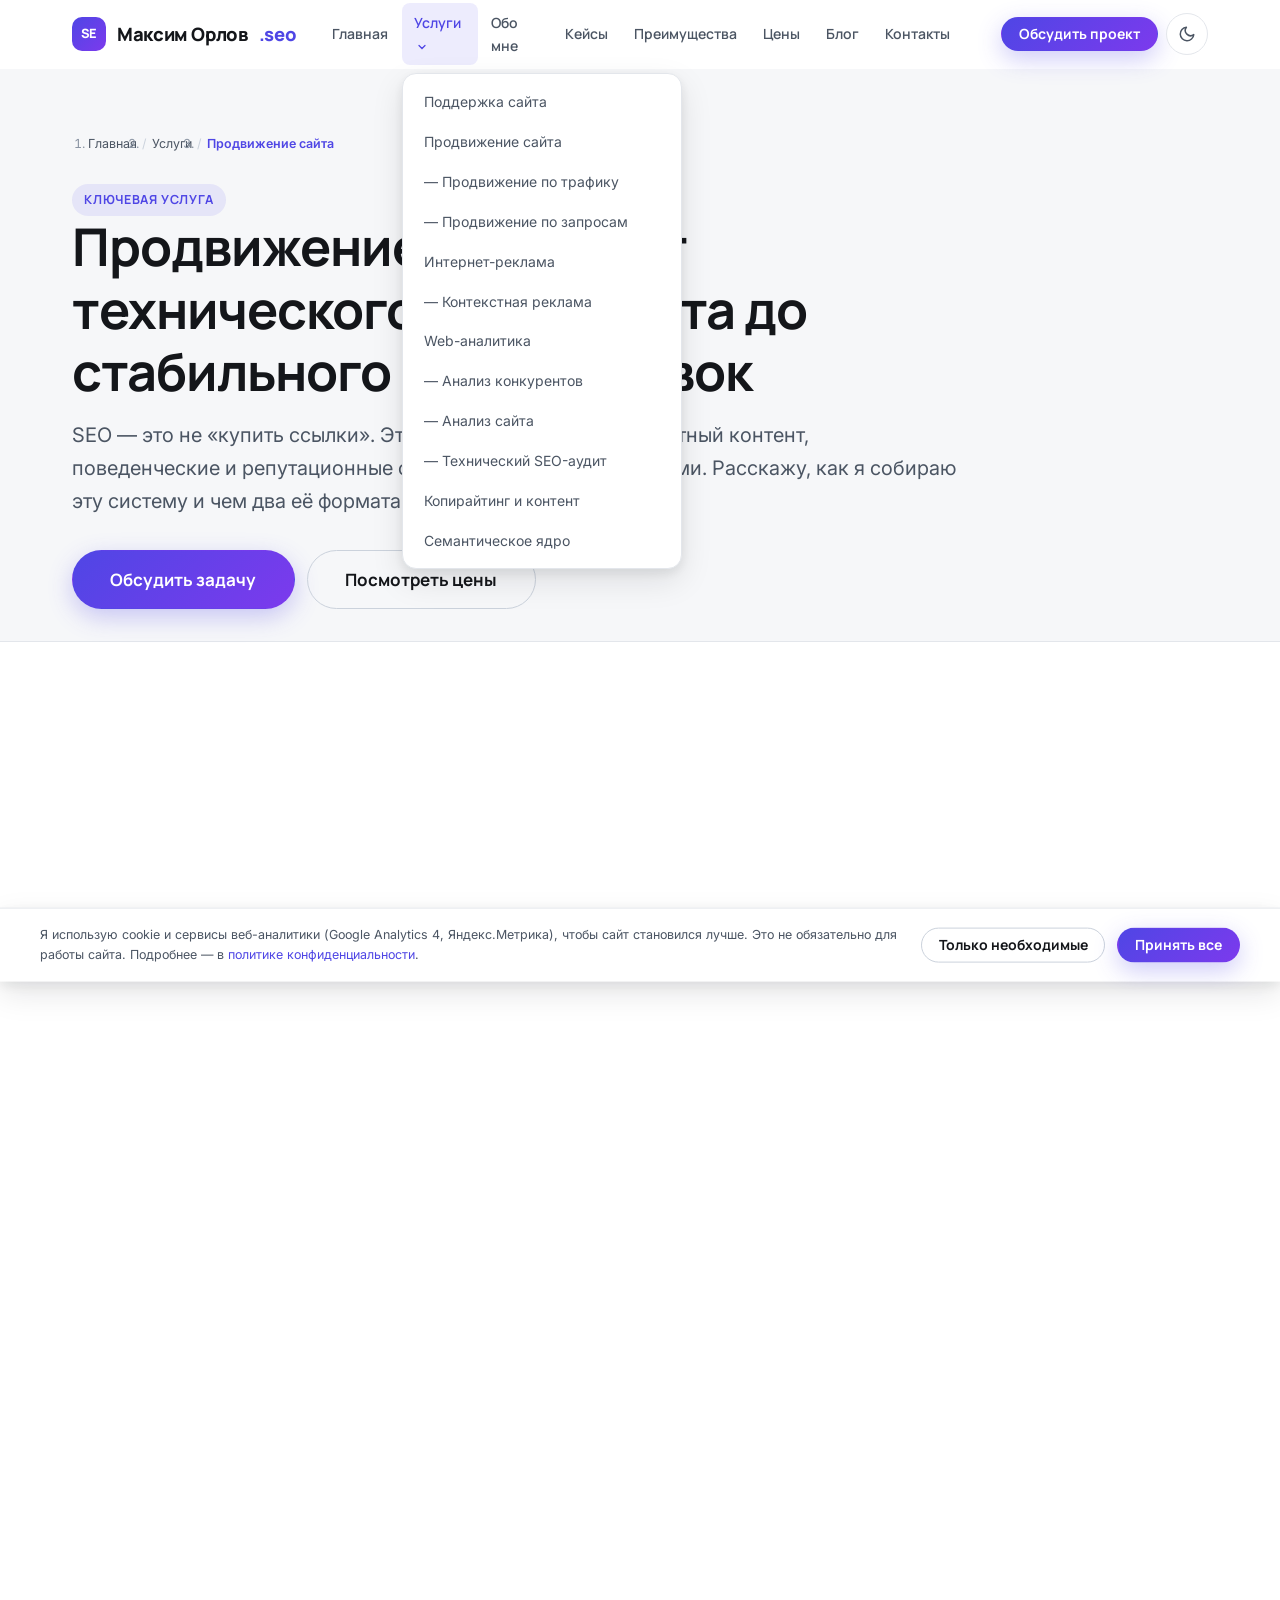
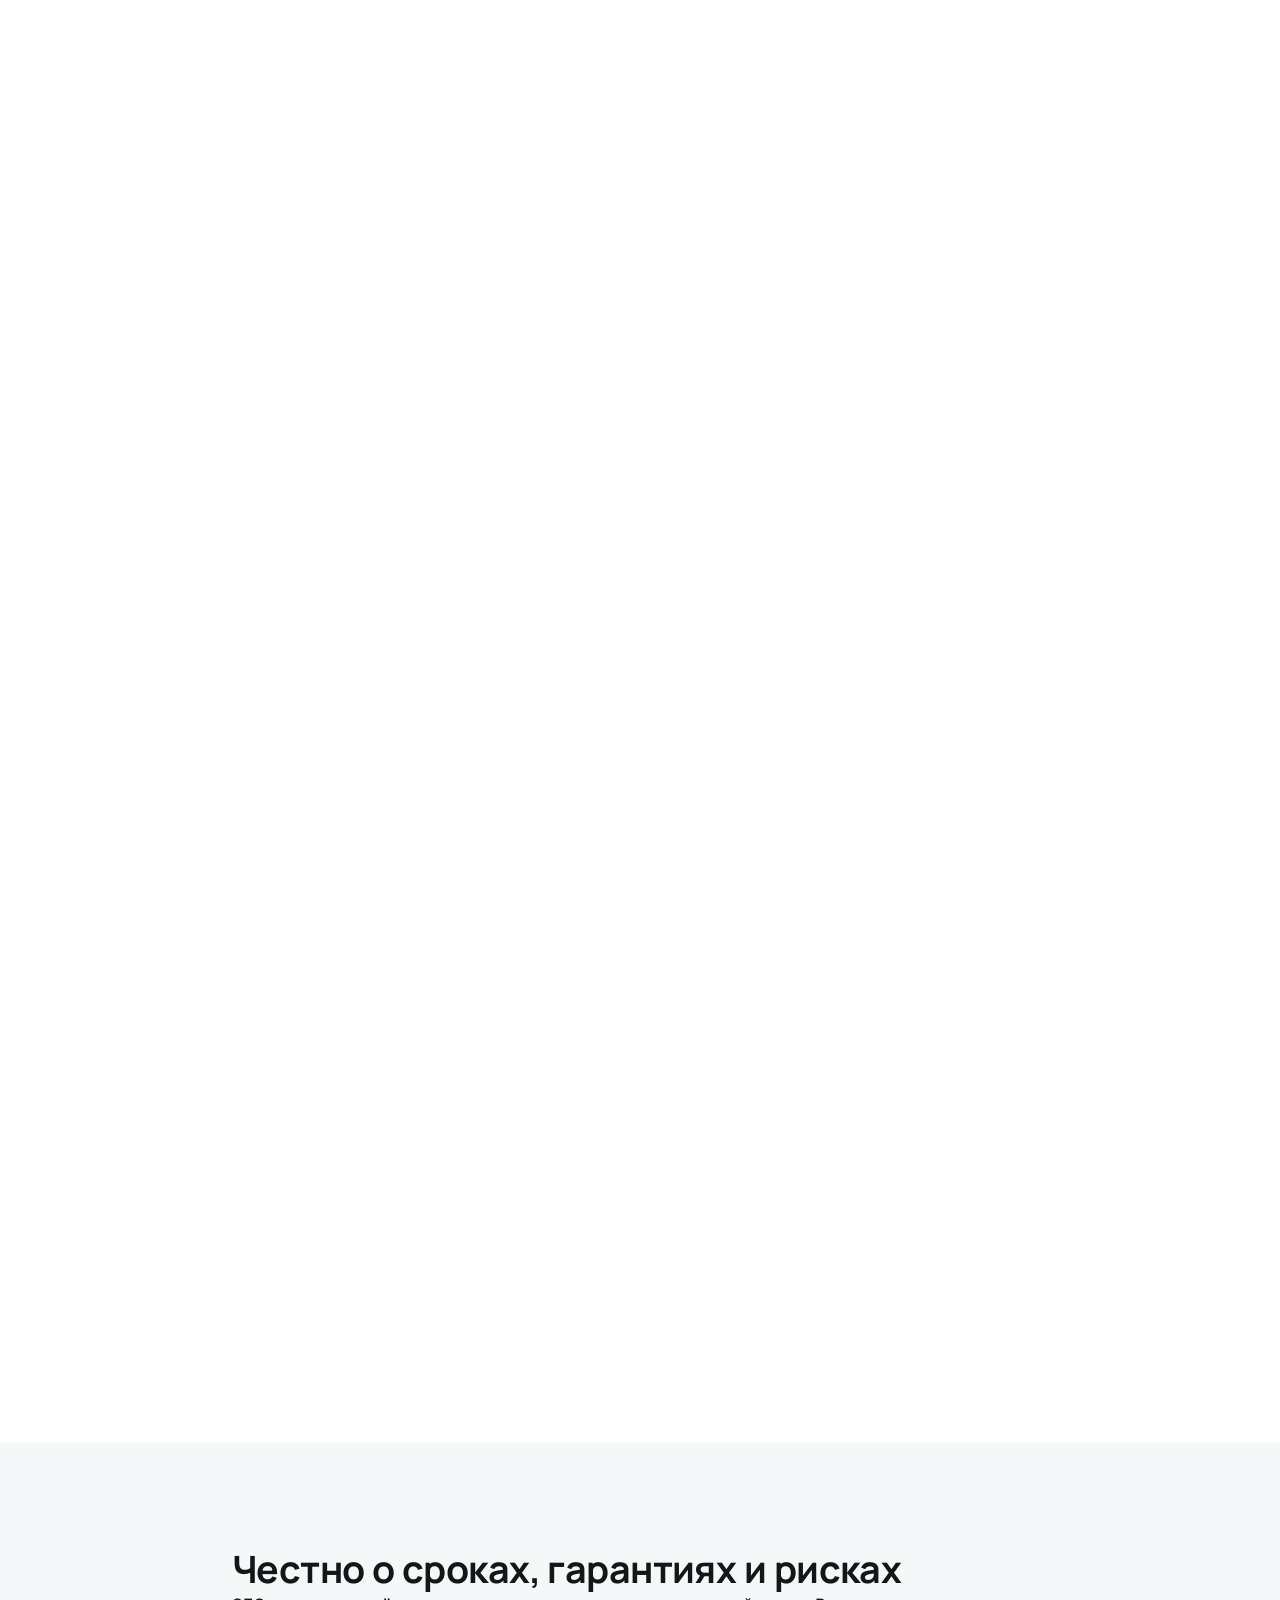
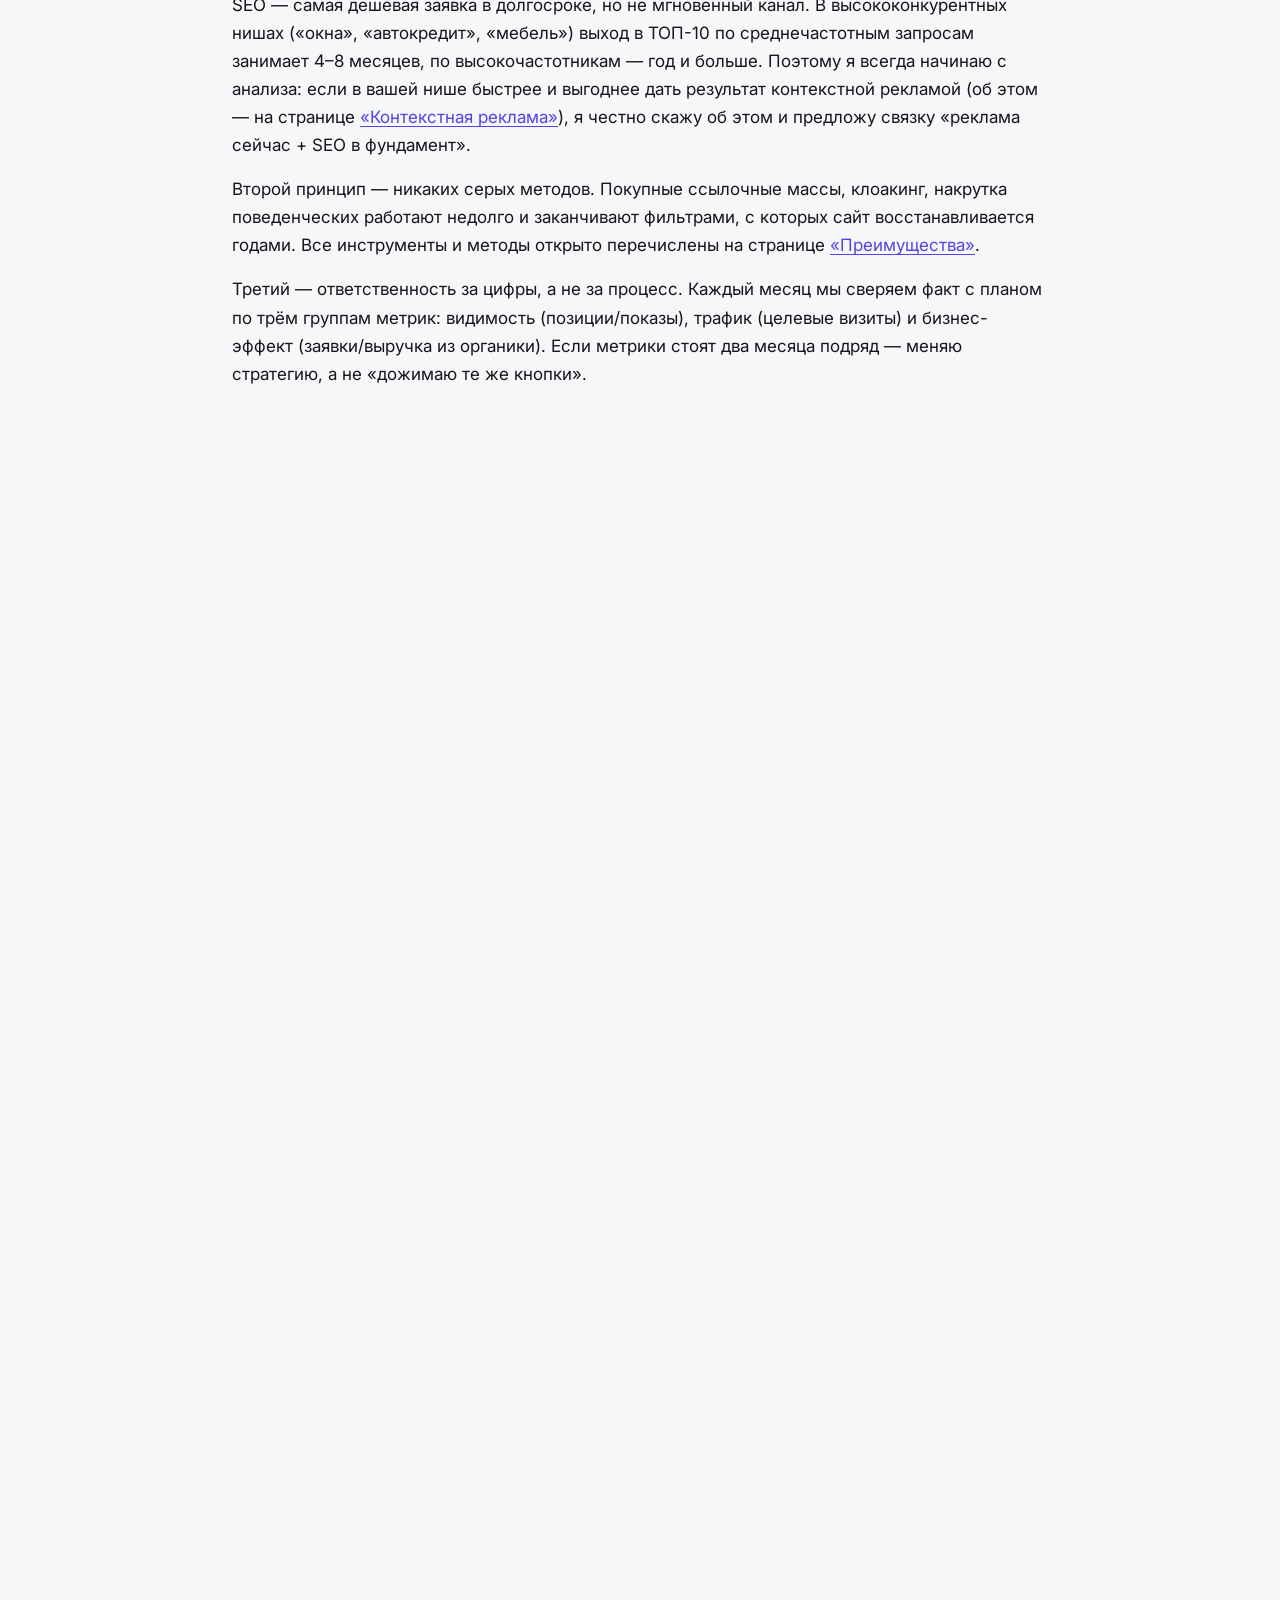
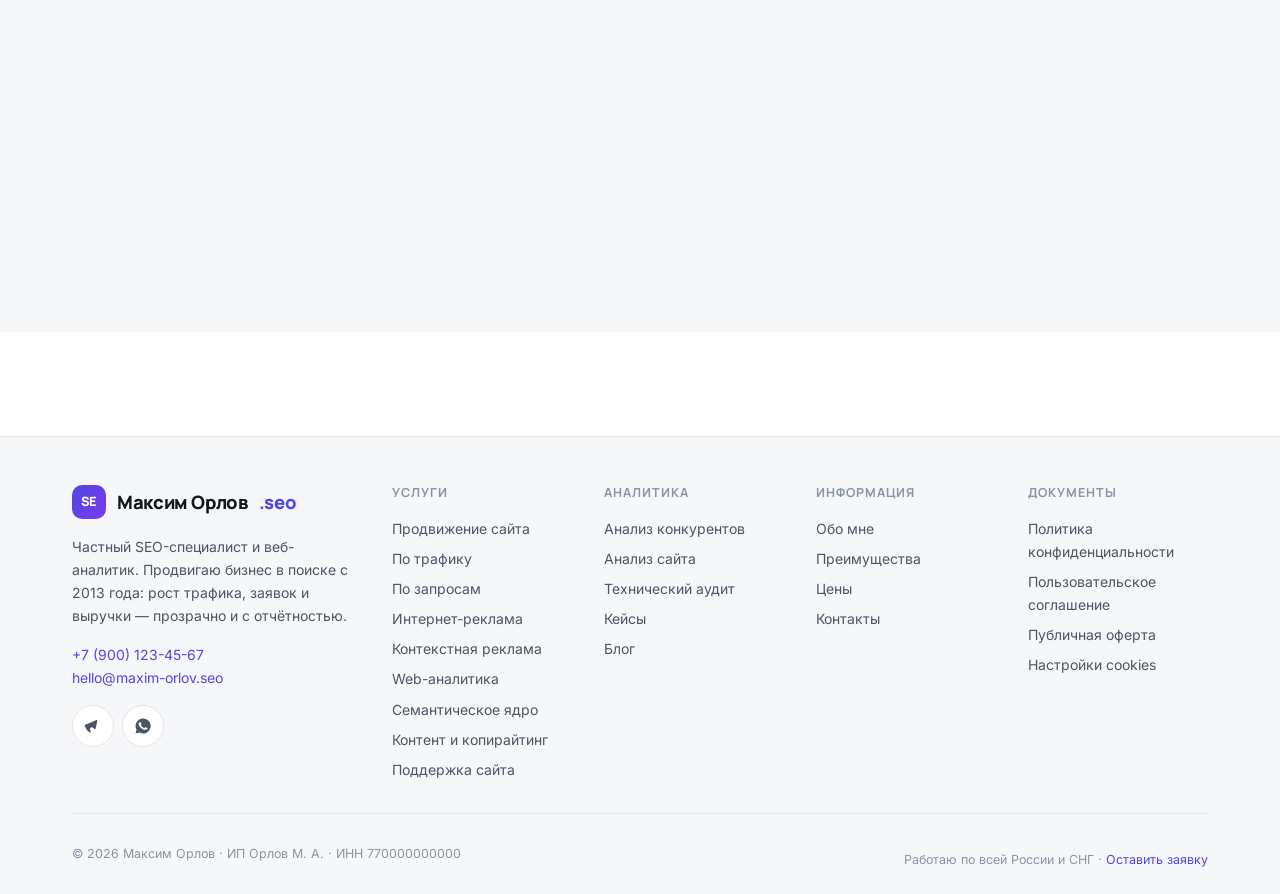
<file: promotion.html>
<!DOCTYPE html>
<html lang="ru" class="no-js">
<head>
  <meta charset="utf-8">
  <meta name="viewport" content="width=device-width, initial-scale=1">
  <title>Продвижение сайтов в Яндексе и Google — частный SEO-специалист | Рост трафика и заявок</title>
  <meta name="description" content="Комплексное SEO-продвижение сайта: два формата — рост органического трафика и вывод в ТОП по ключевым запросам. Стратегия, техника, контент, ссылки, прозрачная отчётность. От 55 000 ₽/мес.">
  <link rel="canonical" href="https://maxim-orlov.seo/promotion.html">
  <link rel="icon" href="favicon.ico" sizes="any">
  <meta property="og:type" content="article">
  <meta property="og:title" content="Продвижение сайта: по трафику и по запросам">
  <meta property="og:description" content="Комплексное SEO-продвижение сайта: два формата — рост органического трафика и вывод в ТОП по ключевым запросам. Стратегия, техника, контент, ссылки, прозрачная отчётность. От 55 000 ₽/мес.">
  <meta property="og:url" content="https://maxim-orlov.seo/promotion.html">
  <meta property="og:image" content="https://maxim-orlov.seo/assets/img/og/og-image.png">
  <meta property="og:locale" content="ru_RU">
  <meta name="twitter:card" content="summary_large_image">
  <meta name="theme-color" content="#4f46e5" media="(prefers-color-scheme: light)">
  <meta name="theme-color" content="#0c0e12" media="(prefers-color-scheme: dark)">
  <link rel="preconnect" href="https://fonts.googleapis.com">
  <link rel="preconnect" href="https://fonts.gstatic.com" crossorigin>
  <link rel="stylesheet" href="https://fonts.googleapis.com/css2?family=Inter:wght@400;500;600&family=Manrope:wght@600;700;800&display=swap" media="print" onload="this.media='all'">
  <noscript><link rel="stylesheet" href="https://fonts.googleapis.com/css2?family=Inter:wght@400;500;600&family=Manrope:wght@600;700;800&display=swap"></noscript>
  <style>:root{--c-bg:#fff;--c-text:#14161a;--header-h:68px}body{margin:0;font-family:Inter,system-ui,sans-serif;background:var(--c-bg);color:var(--c-text)}.container{max-width:1200px;margin:0 auto;padding:0 1.25rem}h1{font-size:clamp(2rem,4vw,3.25rem)}</style>
  <link rel="stylesheet" href="assets/css/variables.css">
  <link rel="stylesheet" href="assets/css/reset.css">
  <link rel="stylesheet" href="assets/css/base.css">
  <link rel="stylesheet" href="assets/css/components.css">
  <link rel="stylesheet" href="assets/css/layout.css">
  <link rel="stylesheet" href="assets/css/pages.css">
  <script src="assets/js/theme.js"></script>
  <script type="application/ld+json">
  {
    "@graph": [
      {
        "@context": "https://schema.org",
        "@type": "Service",
        "name": "SEO-продвижение сайтов",
        "description": "Комплексное поисковое продвижение сайтов в Яндекс и Google: аудит, семантика, контент, техника, ссылочные факторы, отчётность по KPI.",
        "url": "https://maxim-orlov.seo/promotion.html",
        "provider": {
          "@type": "Person",
          "name": "Максим Орлов",
          "url": "https://maxim-orlov.seo/about.html",
          "telephone": "+7-900-123-45-67",
          "email": "hello@maxim-orlov.seo"
        },
        "areaServed": "RU",
        "offers": {
          "@type": "Offer",
          "priceCurrency": "RUB",
          "price": "55000",
          "availability": "https://schema.org/InStock"
        }
      },
      {
        "@context": "https://schema.org",
        "@type": "BreadcrumbList",
        "itemListElement": [
          {
            "@type": "ListItem",
            "position": 1,
            "name": "Главная",
            "item": "https://maxim-orlov.seo/"
          },
          {
            "@type": "ListItem",
            "position": 2,
            "name": "Услуги",
            "item": "https://maxim-orlov.seo/promotion.html"
          },
          {
            "@type": "ListItem",
            "position": 3,
            "name": "Продвижение сайта"
          }
        ]
      }
    ]
  }
  </script>
  <script type="application/ld+json">
  {
    "@context": "https://schema.org",
    "@type": "FAQPage",
    "mainEntity": [
      {
        "@type": "Question",
        "name": "Сколько стоит продвижение сайта?",
        "acceptedAnswer": {
          "@type": "Answer",
          "text": "Абонентское продвижение — от 55 000 рублей в месяц; зависит от размера сайта и конкуренции. Разовые проекты считаются отдельно."
        }
      },
      {
        "@type": "Question",
        "name": "Вы работаете с Яндекс Директ и Google Ads одновременно?",
        "acceptedAnswer": {
          "@type": "Answer",
          "text": "Да. SEO и реклама одним контрактом дают полную картину спроса: рекламные гипотезы проверяются быстро, победители переносятся в органику."
        }
      },
      {
        "@type": "Question",
        "name": "Что если у меня только идея сайта?",
        "acceptedAnswer": {
          "@type": "Answer",
          "text": "Помогу с pre-launch SEO: анализ ниши до ТЗ, структура и семантика заранее, выбор CMS, требования к скорости и шаблону."
        }
      },
      {
        "@type": "Question",
        "name": "Как понять, что продвижение идёт?",
        "acceptedAnswer": {
          "@type": "Answer",
          "text": "Дашборд 24/7: позиции, показы, трафик, цели, журнал работ. Плюс еженедельный апдейт в Telegram. Прозрачность зафиксирована в договоре."
        }
      }
    ]
  }
  </script>
</head>

<body data-active="promotion">
  <div id="header-slot"></div>

  <main id="main">
    <section class="page-hero">
      <div class="container">
        <nav class="breadcrumbs" aria-label="Хлебные крошки">
          <ol><li><a href="index.html">Главная</a></li>
          <li><a href="promotion.html">Услуги</a></li>
          <li><span aria-current="page">Продвижение сайта</span></li></ol>
        </nav>
        <span class="badge">Ключевая услуга</span>
        <h1>Продвижение сайтов: от технического фундамента до стабильного потока заявок</h1>
        <p class="lead">SEO — это не «купить ссылки». Это система: техника, релевантный контент, поведенческие и репутационные факторы, измеренные цифрами. Расскажу, как я собираю эту систему и чем два её формата отличаются.</p>
        <div class="hero-ctas" style="margin-top:2rem">
          <a class="btn btn-primary btn-lg" href="#order" data-track="cta_click" data-track-label="promotion_hero">Обсудить задачу</a>
          <a class="btn btn-outline btn-lg" href="pricing.html">Посмотреть цены</a>
        </div>
      </div>
    </section>
    <section class="section">
      <div class="container">
        <div class="section-head reveal"><p class="section-num">// Два формата</p><h2>Выберите модель продвижения</h2><p class="lead">Это разные стратегии с разными метриками успеха — можно совмещать.</p></div>
        <div class="grid-2">
          <a class="service-tile-link" href="promotion-traffic.html" data-track="promo_format_click" data-track-label="traffic">
            <article class="card card-hover reveal">
              <div class="card-icon"><svg viewBox="0 0 24 24" fill="none" stroke="currentColor" stroke-width="2" stroke-linecap="round"><path d="M3 3v18h18"/><path d="m7 15 4-4 3 3 5-6"/></svg></div>
              <h3>Продвижение по трафику</h3>
              <p class="text-soft small">Цель — максимизировать поток целевых визитов и заявок. Работаем с большим семантическим ядром: категории, фильтры, статьи, программные страницы. Подходит e-commerce, услугам, медиа.</p>
              <p><span class="chip">KPI: визиты, конверсии, выручка</span></p>
              <span class="service-tile-arrow"><svg width="20" height="20" viewBox="0 0 24 24" fill="none" stroke="currentColor" stroke-width="2" stroke-linecap="round"><path d="M5 12h14m-6-6 6 6-6 6"/></svg></span>
            </article>
          </a>
          <a class="service-tile-link" href="promotion-keywords.html" data-track="promo_format_click" data-track-label="keywords">
            <article class="card card-hover reveal reveal-delay-1">
              <div class="card-icon"><svg viewBox="0 0 24 24" fill="none" stroke="currentColor" stroke-width="2"><circle cx="12" cy="12" r="9"/><circle cx="12" cy="12" r="5"/><circle cx="12" cy="12" r="1"/></svg></div>
              <h3>Продвижение по запросам</h3>
              <p class="text-soft small">Цель — конкретные коммерческие фразы в ТОП-10 Яндекса/Google. Сжатый список приоритетных запросов, точечная прокачка посадочных страниц. Подходит локальному бизнесу и узким нишам.</p>
              <p><span class="chip">KPI: позиции по списку запросов</span></p>
              <span class="service-tile-arrow"><svg width="20" height="20" viewBox="0 0 24 24" fill="none" stroke="currentColor" stroke-width="2" stroke-linecap="round"><path d="M5 12h14m-6-6 6 6-6 6"/></svg></span>
            </article>
          </a>
        </div>
      </div>
    </section>
    <section class="section">
      <div class="container">
        <div class="grid-3">
          <article class="card card-hover reveal">
            <div class="card-icon"><svg viewBox="0 0 24 24" fill="none" stroke="currentColor" stroke-width="2" stroke-linecap="round"><circle cx="11" cy="11" r="7"/><path d="m21 21-4.3-4.3"/></svg></div>
            <h3>Аудит и стратегия</h3>
            <p class="text-soft small">Комплексный разбор сайта и конкурентов, карта приоритетов: какие страницы и группы запросов дадут максимум эффекта на рубль бюджета.</p>
          </article>
          <article class="card card-hover reveal">
            <div class="card-icon"><svg viewBox="0 0 24 24" fill="none" stroke="currentColor" stroke-width="2" stroke-linecap="round"><path d="M14 2H6a2 2 0 0 0-2 2v16a2 2 0 0 0 2 2h12a2 2 0 0 0 2-2V8z"/><path d="M14 2v6h6M8 13h8M8 17h5"/></svg></div>
            <h3>Семантика и структура</h3>
            <p class="text-soft small">Сбор ядра, кластеризация по интентам, дерево посадочных страниц, ТЗ на новые разделы. Основа, без которой остальное — гадание.</p>
          </article>
          <article class="card card-hover reveal">
            <div class="card-icon"><svg viewBox="0 0 24 24" fill="none" stroke="currentColor" stroke-width="2" stroke-linecap="round"><path d="M14.7 6.3a4 4 0 0 0-5.4 5.4L3 18v3h3l6.3-6.3a4 4 0 0 0 5.4-5.4L15 12l-3-3z"/></svg></div>
            <h3>Техническая оптимизация</h3>
            <p class="text-soft small">Индексация, скорость, микроразметка, canonical, редиректы, Core Web Vitals, мобильность, данные о сайте для поисковых систем.</p>
          </article>
          <article class="card card-hover reveal reveal-delay-1">
            <div class="card-icon"><svg viewBox="0 0 24 24" fill="none" stroke="currentColor" stroke-width="2" stroke-linecap="round"><path d="M3 3v18h18"/><path d="m7 15 4-4 3 3 5-6"/></svg></div>
            <h3>Контент и релевантность</h3>
            <p class="text-soft small">SEO-тексты, мета-теги, перелинковка, улучшение существующих страниц под интент. Контент, который отвечает на вопрос пользователя.</p>
          </article>
          <article class="card card-hover reveal reveal-delay-2">
            <div class="card-icon"><svg viewBox="0 0 24 24" fill="none" stroke="currentColor" stroke-width="2" stroke-linecap="round" stroke-linejoin="round"><path d="M12 22s8-4 8-10V5l-8-3-8 3v7c0 6 8 10 8 10z"/><path d="m9 12 2 2 4-4"/></svg></div>
            <h3>Репутация и ссылки</h3>
            <p class="text-soft small">Крауд-маркетинг, отраслевые упоминания, карточки организаций, отзывы. Только белые методы — без покупных «ссылочных заводов».</p>
          </article>
          <article class="card card-hover reveal reveal-delay-3">
            <div class="card-icon"><svg viewBox="0 0 24 24" fill="none" stroke="currentColor" stroke-width="2"><path d="M2 12s3.5-7 10-7 10 7 10 7-3.5 7-10 7-10-7-10-7z"/><circle cx="12" cy="12" r="3"/></svg></div>
            <h3>Аналитика и отчёты</h3>
            <p class="text-soft small">Сквозная метрика: позиции → показы → клики → заявки → выручка. Ежемесячный отчёт с выводами и планом следующего месяца.</p>
          </article>
        </div>
      </div>
    </section>
    <section class="section" aria-labelledby="promo-proc-h">
      <div class="container grid-2">
        <div class="reveal">
          <p class="section-num">// Процесс</p>
          <h2 id="promo-proc-h">Маршрут проекта продвижения</h2>
          <p class="lead">Типовой горизонт — 12 месяцев; первые измеримые сдвиги обычно видны на 2–3 месяце.</p>
        </div>
        <div class="steps reveal reveal-delay-1">
          <div class="step"><h3>Месяц 0: диагностика и договор</h3><p>Бесплатный разбор, коммерческое предложение с прогнозом, фиксация KPI и состава работ в договоре.</p></div>
          <div class="step"><h3>Месяц 1: фундамент</h3><p>Технический аудит, семантическое ядро, структура, план контент-работ. Быстрые победы: чиним то, что блокирует рост прямо сейчас.</p></div>
          <div class="step"><h3>Месяцы 2–4: активная фаза</h3><p>Внедрение правок, публикации контента, оптимизация посадочных, работа с репутацией. Еженедельная синхронизация.</p></div>
          <div class="step"><h3>Месяцы 5–12: масштабирование</h3><p>Расширение ядра, новые кластеры, усиление конверсии, удержание набранного. Стабилизация трафика на новом уровне.</p></div>
        </div>
      </div>
    </section>
    <section class="section prose section-alt" aria-labelledby="Честно-sec">
      <div class="container" style="max-width:880px">
        <h2 id="Честно-sec">Честно о сроках, гарантиях и рисках</h2>
        <div class="stack">
        <p>SEO — самая дешёвая заявка в долгосроке, но не мгновенный канал. В высококонкурентных нишах («окна», «автокредит», «мебель») выход в ТОП-10 по среднечастотным запросам занимает 4–8 месяцев, по высокочастотникам — год и больше. Поэтому я всегда начинаю с анализа: если в вашей нише быстрее и выгоднее дать результат контекстной рекламой (об этом — на странице <a href="ads-context.html">«Контекстная реклама»</a>), я честно скажу об этом и предложу связку «реклама сейчас + SEO в фундамент».</p>
        <p>Второй принцип — никаких серых методов. Покупные ссылочные массы, клоакинг, накрутка поведенческих работают недолго и заканчивают фильтрами, с которых сайт восстанавливается годами. Все инструменты и методы открыто перечислены на странице <a href="advantages.html">«Преимущества»</a>.</p>
        <p>Третий — ответственность за цифры, а не за процесс. Каждый месяц мы сверяем факт с планом по трём группам метрик: видимость (позиции/показы), трафик (целевые визиты) и бизнес-эффект (заявки/выручка из органики). Если метрики стоят два месяца подряд — меняю стратегию, а не «дожимаю те же кнопки».</p>
        
        </div>
      </div>
    </section>
    <section class="section section-alt" aria-labelledby="faq-h">
      <div class="container" style="max-width:880px">
        <div class="section-head center reveal">
          <p class="section-num">// FAQ</p>
          <h2 id="faq-h">Частые вопросы</h2>
        </div>
        <div class="faq reveal">
          <details class="faq-item">
            <summary>Сколько стоит продвижение сайта?<span class="faq-icon" aria-hidden="true"></span></summary>
            <div class="faq-body"><p>Абонентское продвижение — от 55 000 ₽/мес; итог зависит от размера сайта, конкуренции и выбранного формата (трафик/запросы). Разовые проекты — аудит, семантика — считаются отдельно. Подробный прайс и калькулятор: <a href="pricing.html">страница цен</a>.</p></div>
          </details>
          <details class="faq-item">
            <summary>Вы работаете с Яндекс Директ и Google Ads одновременно?<span class="faq-icon" aria-hidden="true"></span></summary>
            <div class="faq-body"><p>Да, многие клиенты ведут SEO и рекламу одним контрактом: это позволяет видеть полную картину спроса, тестировать запросы через рекламу и переносить победителей в органику. Детали — на странице <a href="ads.html">«Интернет-реклама»</a>.</p></div>
          </details>
          <details class="faq-item">
            <summary>Что если у меня только идея сайта?<span class="faq-icon" aria-hidden="true"></span></summary>
            <div class="faq-body"><p>Помогу с pre-launch SEO: анализ ниши и конкурентов до написания ТЗ, структура и семантика «на берегах», выбор CMS, требования к скорости и шаблону. Это спасает месяцы переделок после запуска.</p></div>
          </details>
          <details class="faq-item">
            <summary>Как понять, что продвижение идёт?<span class="faq-icon" aria-hidden="true"></span></summary>
            <div class="faq-body"><p>Дашборд с доступом 24/7: позиции, показы из Search Console/Вебмастера, трафик и цели из Метрики/GA4, журнал выполненных работ. Плюс еженедельный апдейт в Telegram. Прозрачность — часть договора.</p></div>
          </details>
        </div>
      </div>
    </section>

    <section class="section section-alt" id="order" aria-labelledby="order-h">
      <div class="container">
        <div class="grid-2">
          <div class="reveal">
            <h2 id="order-h">Хотите понять, какой формат подойдёт вашему сайту?</h2>
            <p class="lead">Пришлите адрес сайта — на бесплатной диагностике разберу нишу и предложу формат: рост трафика или позиции по семантике.</p>
            <ul class="feature-list">
              <li><svg viewBox="0 0 24 24" fill="none" stroke="currentColor" stroke-width="2.5" stroke-linecap="round"><path d="m5 13 4 4L19 7"/></svg>Ответ в течение 2 часов в рабочее время;</li>
              <li><svg viewBox="0 0 24 24" fill="none" stroke="currentColor" stroke-width="2.5" stroke-linecap="round"><path d="m5 13 4 4L19 7"/></svg>Бесплатная экспресс-диагностика перед сделкой;</li>
              <li><svg viewBox="0 0 24 24" fill="none" stroke="currentColor" stroke-width="2.5" stroke-linecap="round"><path d="m5 13 4 4L19 7"/></svg>Договор, счёт, закрывающие документы.</li>
            </ul>
            <p class="small text-mute" style="margin-top:1.5rem">Или напрямую: <a href="https://t.me/maxim_orlov_seo" target="_blank" rel="noopener nofollow">Telegram</a> · <a href="tel:+79001234567">+7 (900) 123-45-67</a></p>
          </div>
          <div class="card reveal reveal-delay-1">
            <form data-form="lead-promotion" data-endpoint="https://formspree.io/f/xxxxxxxx" class="form" novalidate>
              <div class="form-row">
                <div class="field">
                  <label for="o-name">Имя <span class="req">*</span></label>
                  <input class="input" id="o-name" name="name" type="text" required autocomplete="name" data-validate="name">
                  <p class="field-error" aria-live="polite"></p>
                </div>
                <div class="field">
                  <label for="o-contact">Telegram / e-mail <span class="req">*</span></label>
                  <input class="input" id="o-contact" name="contact" type="text" required data-validate="email">
                  <p class="field-error" aria-live="polite"></p>
                </div>
              </div>
              <div class="field">
                <label for="o-site">Сайт</label>
                <input class="input" id="o-site" name="site" type="text" placeholder="https://...">
                <p class="field-error" aria-live="polite"></p>
              </div>
              <div class="field">
                <label for="o-msg">Задача <span class="req">*</span></label>
                <textarea class="textarea" id="o-msg" name="message" required data-validate="text"></textarea>
                <p class="field-error" aria-live="polite"></p>
              </div>
              <input type="text" name="_gotcha" hidden data-hp tabindex="-1" autocomplete="off">
              <label class="checkbox"><input type="checkbox" name="consent" required> Соглашаюсь с <a href="privacy.html">политикой конфиденциальности</a></label>
              <button class="btn btn-primary btn-block btn-lg" type="submit">Отправить</button>
              <p class="form-status" data-form-status aria-live="polite"></p>
            </form>
          </div>
        </div>
      </div>
    </section>
  </main>

  <div id="footer-slot"></div>
  <script src="assets/js/include.js"></script>
  <script type="module" src="assets/js/main.js"></script>
</body>
</html>
</file>
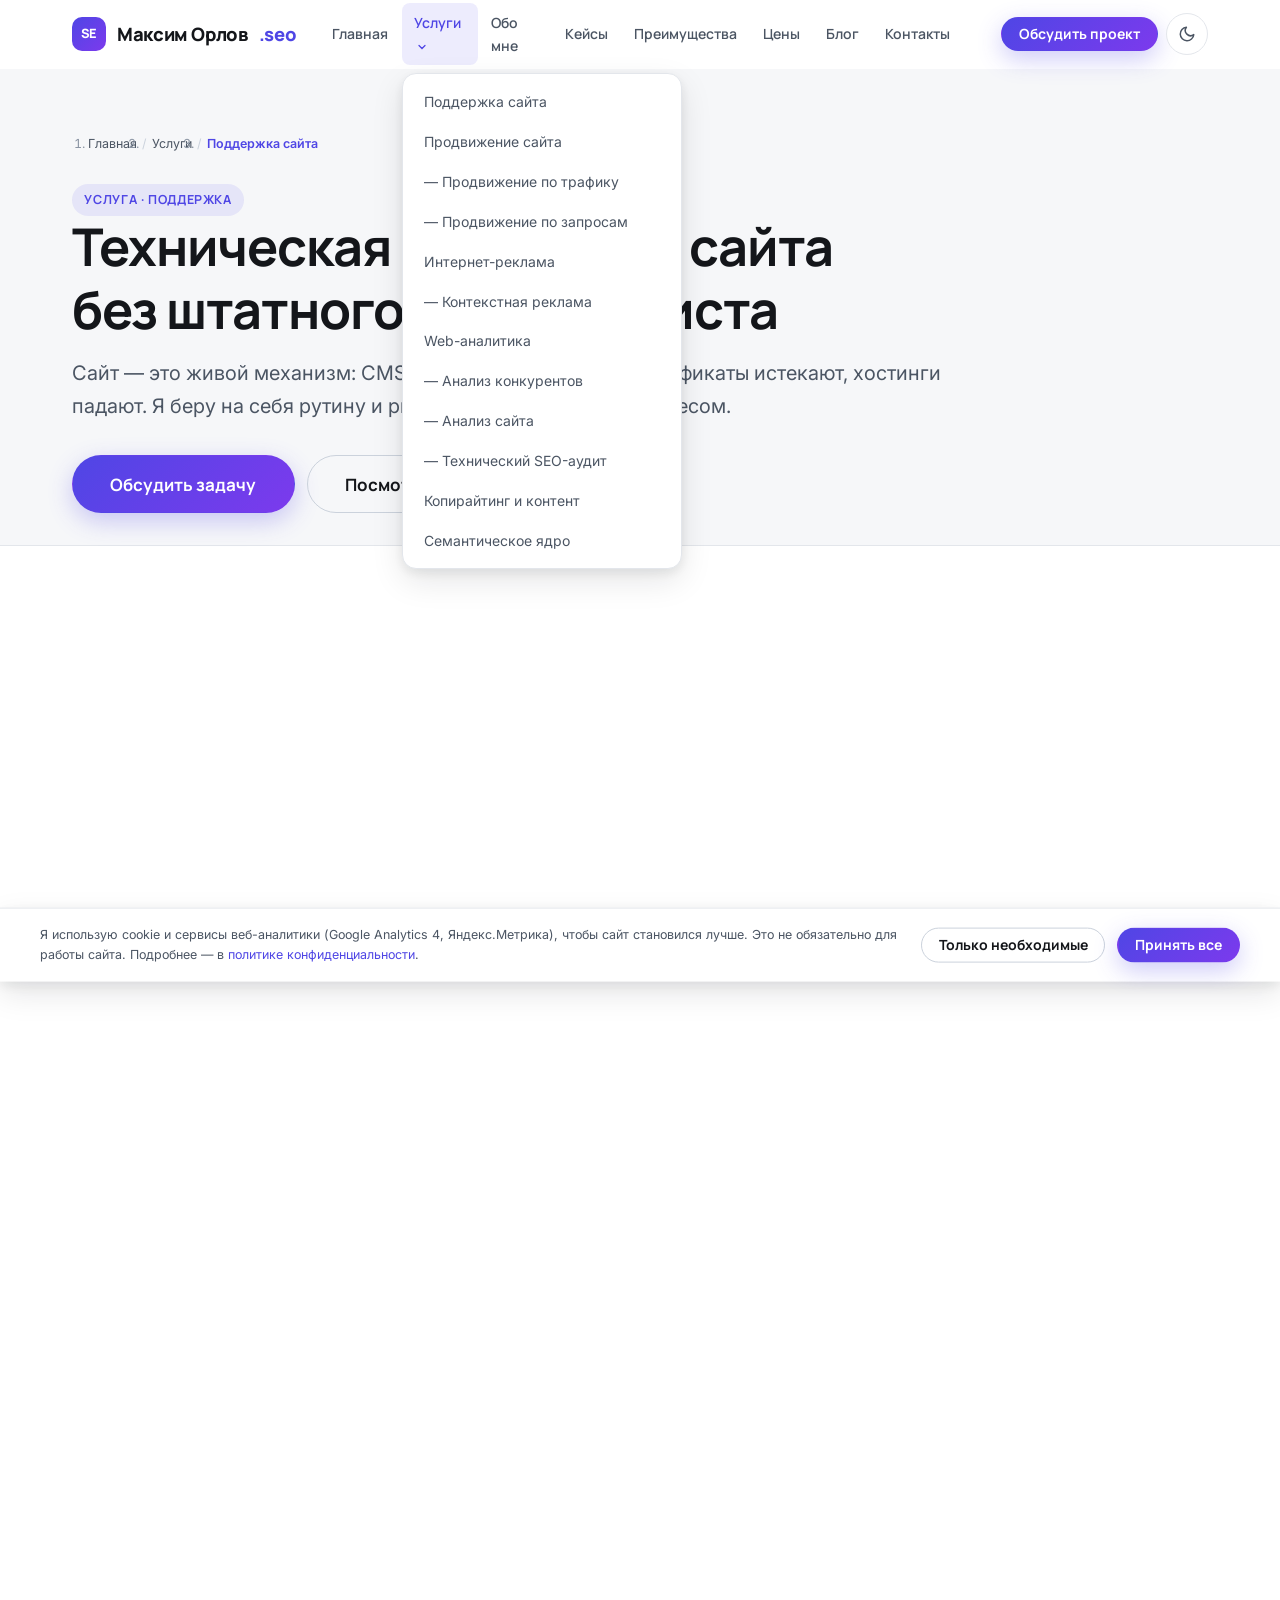
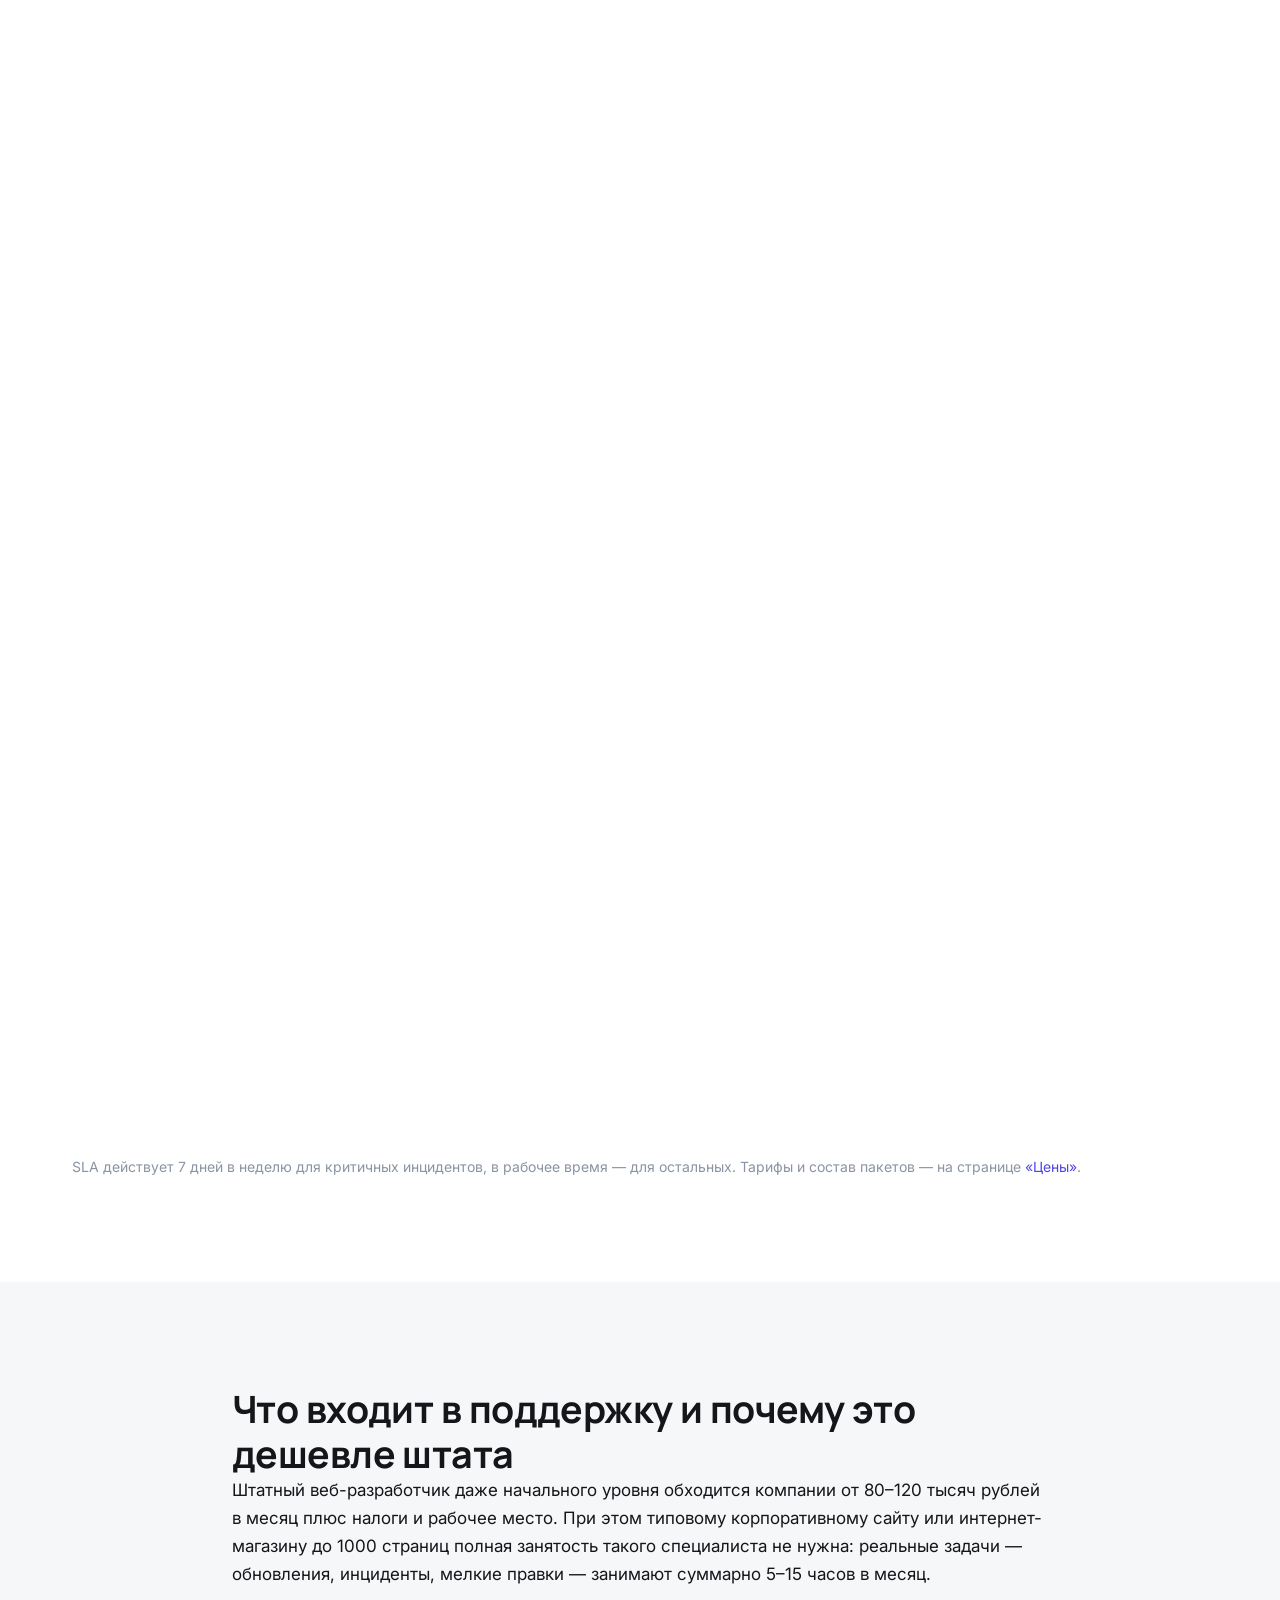
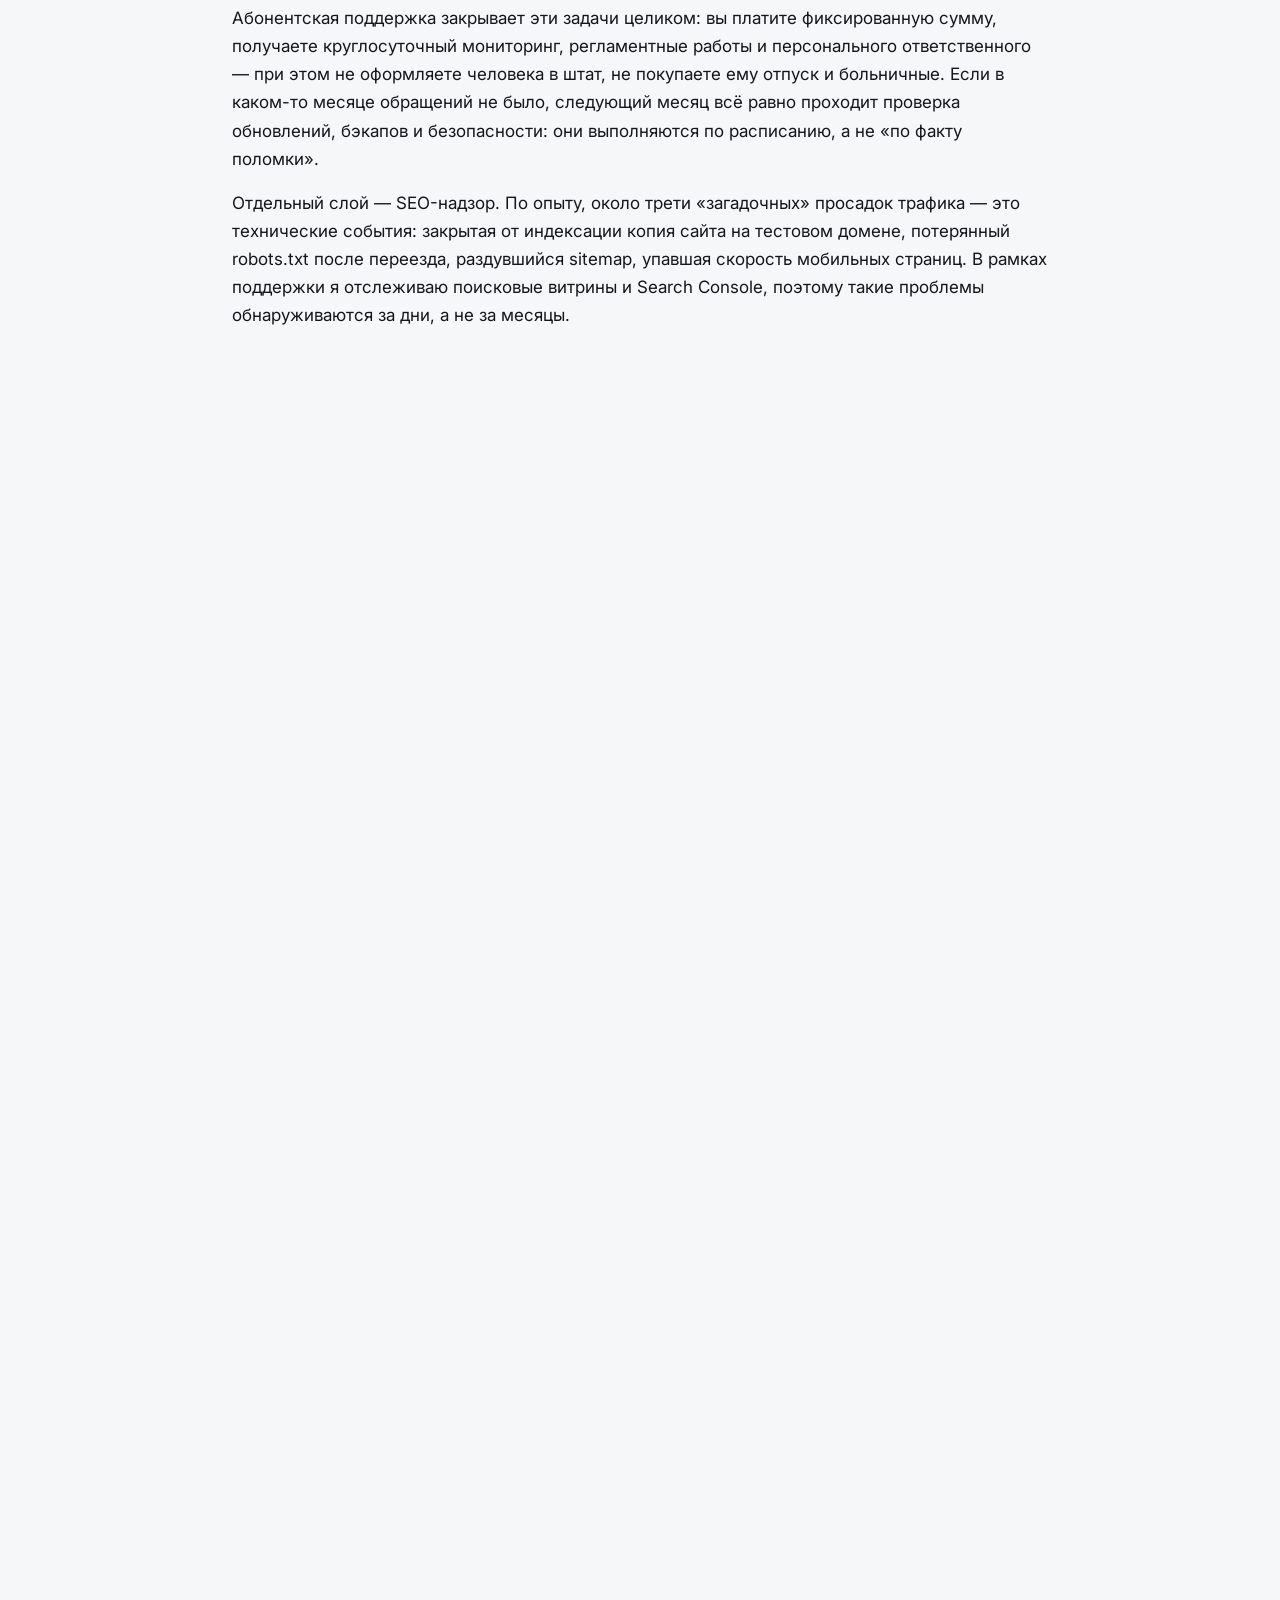
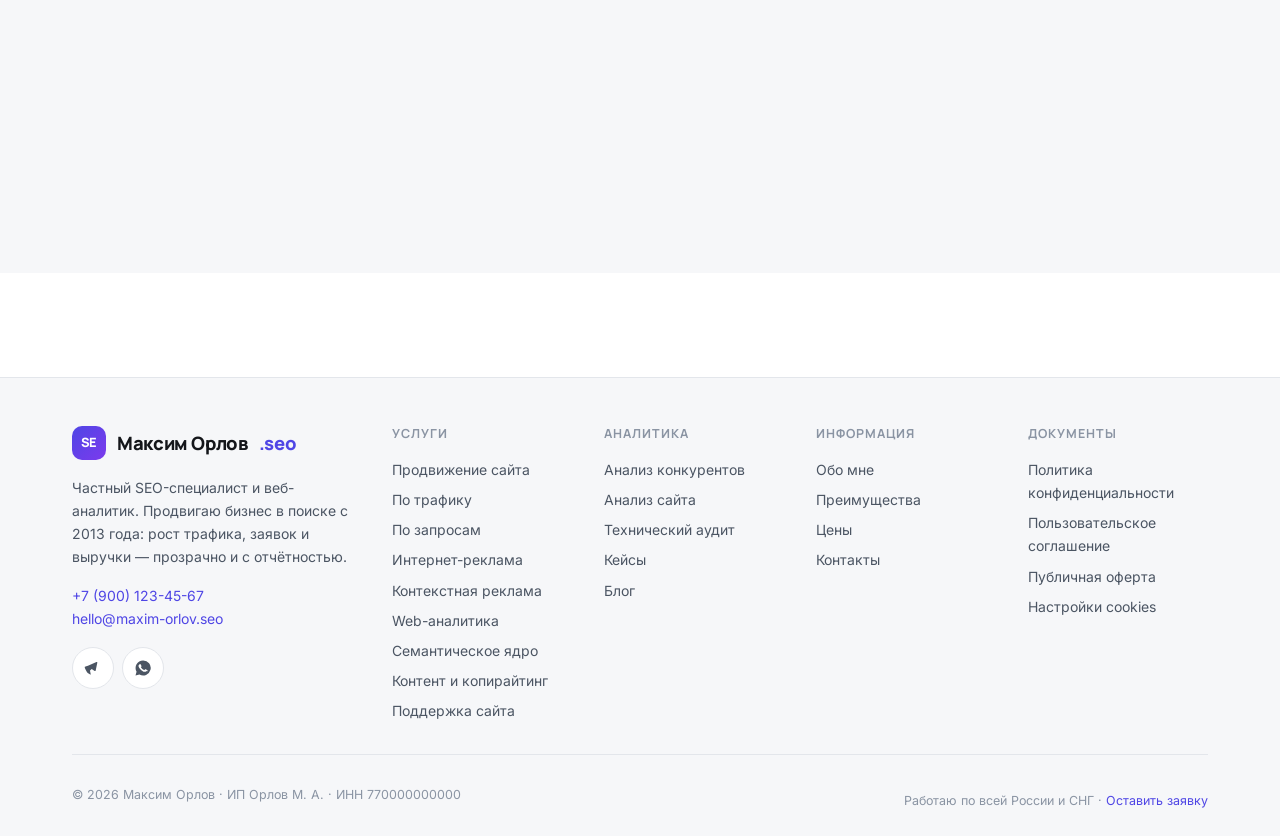
<file: support.html>
<!DOCTYPE html>
<html lang="ru" class="no-js">
<head>
  <meta charset="utf-8">
  <meta name="viewport" content="width=device-width, initial-scale=1">
  <title>Техническая поддержка сайтов: обновления, бэкапы, мониторинг, безопасность | Частный SEO-специалист</title>
  <meta name="description" content="Поддержка сайта от частного специалиста: мониторинг доступности 24/7, регулярные обновления CMS и плагинов, бэкапы, безопасность, мелкие доработки. SLA от 2 часов. От 15 000 ₽/мес.">
  <link rel="canonical" href="https://maxim-orlov.seo/support.html">
  <link rel="icon" href="favicon.ico" sizes="any">
  <meta property="og:type" content="article">
  <meta property="og:title" content="Поддержка сайта — обновления, бэкапы, мониторинг, безопасность">
  <meta property="og:description" content="Поддержка сайта от частного специалиста: мониторинг доступности 24/7, регулярные обновления CMS и плагинов, бэкапы, безопасность, мелкие доработки. SLA от 2 часов. От 15 000 ₽/мес.">
  <meta property="og:url" content="https://maxim-orlov.seo/support.html">
  <meta property="og:image" content="https://maxim-orlov.seo/assets/img/og/og-image.png">
  <meta property="og:locale" content="ru_RU">
  <meta name="twitter:card" content="summary_large_image">
  <meta name="theme-color" content="#4f46e5" media="(prefers-color-scheme: light)">
  <meta name="theme-color" content="#0c0e12" media="(prefers-color-scheme: dark)">
  <link rel="preconnect" href="https://fonts.googleapis.com">
  <link rel="preconnect" href="https://fonts.gstatic.com" crossorigin>
  <link rel="stylesheet" href="https://fonts.googleapis.com/css2?family=Inter:wght@400;500;600&family=Manrope:wght@600;700;800&display=swap" media="print" onload="this.media='all'">
  <noscript><link rel="stylesheet" href="https://fonts.googleapis.com/css2?family=Inter:wght@400;500;600&family=Manrope:wght@600;700;800&display=swap"></noscript>
  <style>:root{--c-bg:#fff;--c-text:#14161a;--header-h:68px}body{margin:0;font-family:Inter,system-ui,sans-serif;background:var(--c-bg);color:var(--c-text)}.container{max-width:1200px;margin:0 auto;padding:0 1.25rem}h1{font-size:clamp(2rem,4vw,3.25rem)}</style>
  <link rel="stylesheet" href="assets/css/variables.css">
  <link rel="stylesheet" href="assets/css/reset.css">
  <link rel="stylesheet" href="assets/css/base.css">
  <link rel="stylesheet" href="assets/css/components.css">
  <link rel="stylesheet" href="assets/css/layout.css">
  <link rel="stylesheet" href="assets/css/pages.css">
  <script src="assets/js/theme.js"></script>
  <script type="application/ld+json">
  {
    "@graph": [
      {
        "@context": "https://schema.org",
        "@type": "Service",
        "name": "Техническая поддержка сайтов",
        "description": "Мониторинг доступности, обновления CMS и плагинов, резервное копирование, проверка безопасности, мелкие доработки и SLA от 2 часов.",
        "url": "https://maxim-orlov.seo/support.html",
        "provider": {
          "@type": "Person",
          "name": "Максим Орлов",
          "url": "https://maxim-orlov.seo/about.html",
          "telephone": "+7-900-123-45-67",
          "email": "hello@maxim-orlov.seo"
        },
        "areaServed": "RU",
        "offers": {
          "@type": "Offer",
          "priceCurrency": "RUB",
          "price": "55000",
          "availability": "https://schema.org/InStock"
        }
      },
      {
        "@context": "https://schema.org",
        "@type": "BreadcrumbList",
        "itemListElement": [
          {
            "@type": "ListItem",
            "position": 1,
            "name": "Главная",
            "item": "https://maxim-orlov.seo/"
          },
          {
            "@type": "ListItem",
            "position": 2,
            "name": "Услуги",
            "item": "https://maxim-orlov.seo/promotion.html"
          },
          {
            "@type": "ListItem",
            "position": 3,
            "name": "Поддержка сайта"
          }
        ]
      }
    ]
  }
  </script>
  <script type="application/ld+json">
  {
    "@context": "https://schema.org",
    "@type": "FAQPage",
    "mainEntity": [
      {
        "@type": "Question",
        "name": "Какие CMS вы обслуживаете?",
        "acceptedAnswer": {
          "@type": "Answer",
          "text": "WordPress, 1C-Битрикс, Tilda, Craft, OpenCart, TYPO3, самописные решения на PHP/Node. Если платформы нет в списке — напишите, посмотрим стек."
        }
      },
      {
        "@type": "Question",
        "name": "А если сайт уже «горит» — взломали или он упал?",
        "acceptedAnswer": {
          "@type": "Answer",
          "text": "Да, экстренные работы провожу и без абонентского договора: диагностика, локализация проблемы, восстановление из последней чистой копии, закрытие уязвимости."
        }
      },
      {
        "@type": "Question",
        "name": "Нужны ли доступы к серверу и CMS?",
        "acceptedAnswer": {
          "@type": "Answer",
          "text": "Да: SSH/панель хостинга, админка CMS, доступ к бэкап-хранилищу. Доступы хранятся в менеджере паролей с 2FA, отзыв — в любой момент."
        }
      },
      {
        "@type": "Question",
        "name": "Можно ли совмещать поддержку с SEO-продвижением?",
        "acceptedAnswer": {
          "@type": "Answer",
          "text": "Да: один специалист отвечает и за технику, и за рост. Для клиентов на продвижении базовый мониторинг и мелкие правки включены, абонентка — со скидкой 30%."
        }
      }
    ]
  }
  </script>
</head>

<body data-active="support">
  <div id="header-slot"></div>

  <main id="main">
    <section class="page-hero">
      <div class="container">
        <nav class="breadcrumbs" aria-label="Хлебные крошки">
          <ol><li><a href="index.html">Главная</a></li>
          <li><a href="promotion.html">Услуги</a></li>
          <li><span aria-current="page">Поддержка сайта</span></li></ol>
        </nav>
        <span class="badge">Услуга · Поддержка</span>
        <h1>Техническая поддержка сайта без штатного программиста</h1>
        <p class="lead">Сайт — это живой механизм: CMS требуют обновлений, сертификаты истекают, хостинги падают. Я беру на себя рутину и риски, а вы занимаетесь бизнесом.</p>
        <div class="hero-ctas" style="margin-top:2rem">
          <a class="btn btn-primary btn-lg" href="#order" data-track="cta_click" data-track-label="support_hero">Обсудить задачу</a>
          <a class="btn btn-outline btn-lg" href="pricing.html">Посмотреть цены</a>
        </div>
      </div>
    </section>
    <section class="section">
      <div class="container">
        <div class="grid-3">
          <article class="card card-hover reveal">
            <div class="card-icon"><svg viewBox="0 0 24 24" fill="none" stroke="currentColor" stroke-width="2"><path d="M2 12s3.5-7 10-7 10 7 10 7-3.5 7-10 7-10-7-10-7z"/><circle cx="12" cy="12" r="3"/></svg></div>
            <h3>Мониторинг 24/7</h3>
            <p class="text-soft small">Отслеживаю доступность, скорость ответа, SSL-сертификат и признаки взлома. О падении сайта вы узнаете от меня, а не от недовольных клиентов.</p>
          </article>
          <article class="card card-hover reveal">
            <div class="card-icon"><svg viewBox="0 0 24 24" fill="none" stroke="currentColor" stroke-width="2" stroke-linecap="round"><path d="M21 12a9 9 0 1 1-3-6.7L21 8"/><path d="M21 3v5h-5"/></svg></div>
            <h3>Обновления CMS и плагинов</h3>
            <p class="text-soft small">WordPress, 1C-Битрикс, Tilda и другие: своевременные обновления с тестами на staging-копии, чтобы патч безопасности не сломал верстку.</p>
          </article>
          <article class="card card-hover reveal">
            <div class="card-icon"><svg viewBox="0 0 24 24" fill="none" stroke="currentColor" stroke-width="2"><ellipse cx="12" cy="5" rx="8" ry="3"/><path d="M4 5v14c0 1.7 3.6 3 8 3s8-1.3 8-3V5"/><path d="M4 12c0 1.7 3.6 3 8 3s8-1.3 8-3"/></svg></div>
            <h3>Регулярные бэкапы</h3>
            <p class="text-soft small">Автоматические копии файлов и базы данных с хранением в двух независимых локациях и проверкой восстановления раз в квартал.</p>
          </article>
          <article class="card card-hover reveal reveal-delay-1">
            <div class="card-icon"><svg viewBox="0 0 24 24" fill="none" stroke="currentColor" stroke-width="2" stroke-linecap="round" stroke-linejoin="round"><path d="M12 22s8-4 8-10V5l-8-3-8 3v7c0 6 8 10 8 10z"/><path d="m9 12 2 2 4-4"/></svg></div>
            <h3>Безопасность</h3>
            <p class="text-soft small">Закрытие уязвимостей, файрвол на уровне приложения, контроль подозрительных админ-входов, антивирусные проверки, ограничение прав.</p>
          </article>
          <article class="card card-hover reveal reveal-delay-2">
            <div class="card-icon"><svg viewBox="0 0 24 24" fill="none" stroke="currentColor" stroke-width="2" stroke-linecap="round"><path d="M14.7 6.3a4 4 0 0 0-5.4 5.4L3 18v3h3l6.3-6.3a4 4 0 0 0 5.4-5.4L15 12l-3-3z"/></svg></div>
            <h3>Мелкие доработки</h3>
            <p class="text-soft small">Правки текстов, баннеров, форм, добавление страниц, ускорение — до 5 часов работ включено в тариф «Стандарт».</p>
          </article>
          <article class="card card-hover reveal reveal-delay-3">
            <div class="card-icon"><svg viewBox="0 0 24 24" fill="none" stroke="currentColor" stroke-width="2" stroke-linecap="round"><path d="M3 3v18h18"/><path d="m7 15 4-4 3 3 5-6"/></svg></div>
            <h3>SEO-надзор</h3>
            <p class="text-soft small">Контроль индексации, позиций и Core Web Vitals: технические сбои часто незаметно съедают трафик — я ловлю их раньше.</p>
          </article>
        </div>
      </div>
    </section>
    <section class="section" aria-labelledby="sup-proc-h">
      <div class="container grid-2">
        <div class="reveal">
          <p class="section-num">// Процесс</p>
          <h2 id="sup-proc-h">Как работает поддержка</h2>
          <p class="lead">Прозрачно: все инциденты и работы фиксируются в журнале, который вы видите в реальном времени.</p>
        </div>
        <div class="steps reveal reveal-delay-1">
          <div class="step"><h3>Онбординг (1–3 дня)</h3><p>Аудит текущего состояния: хостинг, версии, доступы, уязвимости, расписание задач. Составляю карту сайта и регламент.</p></div>
          <div class="step"><h3>Фоновый присмотр</h3><p>Мониторинг работает круглосуточно. Плановые обновления — по согласованному окну (обычно ночью или в выходные).</p></div>
          <div class="step"><h3>Реакция на инциденты</h3><p>Критичные проблемы — ответ в течение 2 часов, восстановление из бэкапа — в течение суток. Всё остальное — в рабочие SLA-окна.</p></div>
          <div class="step"><h3>Ежемесячный отчёт</h3><p>Журнал работ, статус обновлений, инциденты, рекомендации по развитию и SEO-заметки.</p></div>
        </div>
      </div>
    </section>
    <section class="section" aria-labelledby="sla-h">
      <div class="container">
        <div class="section-head reveal"><p class="section-num">// SLA</p><h2 id="sla-h">Временные гарантии по типам обращений</h2></div>
        <div class="table-wrap reveal">
          <table>
            <thead><tr><th scope="col">Тип обращения</th><th scope="col">Пример</th><th scope="col">Старт работ</th><th scope="col">Решение</th></tr></thead>
            <tbody>
              <tr><td>Критичный</td><td>Сайт недоступен, взлом, ошибка оплаты</td><td>до 2 часов</td><td>до 8 часов</td></tr>
              <tr><td>Высокий</td><td>Не работает форма, поломка после обновления</td><td>до 4 часов</td><td>до 24 часов</td></tr>
              <tr><td>Средний</td><td>Правки контента, мелкие доработки</td><td>до 8 часов</td><td>до 2 рабочих дней</td></tr>
              <tr><td>Низкий / задача развития</td><td>Новая страница, ускорение раздела</td><td>по плану</td><td>согласовывается отдельно</td></tr>
            </tbody>
          </table>
        </div>
        <p class="small text-mute" style="margin-top:1rem">SLA действует 7 дней в неделю для критичных инцидентов, в рабочее время — для остальных. Тарифы и состав пакетов — на странице <a href="pricing.html">«Цены»</a>.</p>
      </div>
    </section>
    <section class="section prose section-alt" aria-labelledby="Что вх-sec">
      <div class="container" style="max-width:880px">
        <h2 id="Что вх-sec">Что входит в поддержку и почему это дешевле штата</h2>
        <div class="stack">
        <p>Штатный веб-разработчик даже начального уровня обходится компании от 80–120 тысяч рублей в месяц плюс налоги и рабочее место. При этом типовому корпоративному сайту или интернет-магазину до 1000 страниц полная занятость такого специалиста не нужна: реальные задачи — обновления, инциденты, мелкие правки — занимают суммарно 5–15 часов в месяц.</p>
        <p>Абонентская поддержка закрывает эти задачи целиком: вы платите фиксированную сумму, получаете круглосуточный мониторинг, регламентные работы и персонального ответственного — при этом не оформляете человека в штат, не покупаете ему отпуск и больничные. Если в каком-то месяце обращений не было, следующий месяц всё равно проходит проверка обновлений, бэкапов и безопасности: они выполняются по расписанию, а не «по факту поломки».</p>
        <p>Отдельный слой — SEO-надзор. По опыту, около трети «загадочных» просадок трафика — это технические события: закрытая от индексации копия сайта на тестовом домене, потерянный robots.txt после переезда, раздувшийся sitemap, упавшая скорость мобильных страниц. В рамках поддержки я отслеживаю поисковые витрины и Search Console, поэтому такие проблемы обнаруживаются за дни, а не за месяцы.</p>
        
        </div>
      </div>
    </section>
    <section class="section section-alt" aria-labelledby="faq-h">
      <div class="container" style="max-width:880px">
        <div class="section-head center reveal">
          <p class="section-num">// FAQ</p>
          <h2 id="faq-h">Частые вопросы</h2>
        </div>
        <div class="faq reveal">
          <details class="faq-item">
            <summary>Какие CMS вы обслуживаете?<span class="faq-icon" aria-hidden="true"></span></summary>
            <div class="faq-body"><p>WordPress, 1C-Битрикс, Tilda, Craft, OpenCart, TYPO3, самописные решения на PHP/Node. Если платформы нет в списке — напишите, посмотрим стек: в 90% случаев берусь.</p></div>
          </details>
          <details class="faq-item">
            <summary>А если сайт уже «горит» — взломали или он упал?<span class="faq-icon" aria-hidden="true"></span></summary>
            <div class="faq-body"><p>Да, экстренные работы провожу и без предварительного договора на абонентку: диагностика, локализация проблемы, восстановление из последней чистой копии, закрытие уязвимости. Стоимость фиксирована и называется до начала работ.</p></div>
          </details>
          <details class="faq-item">
            <summary>Нужны ли доступы к серверу и CMS?<span class="faq-icon" aria-hidden="true"></span></summary>
            <div class="faq-body"><p>Да, минимально необходимые: SSH/панель хостинга, админка CMS, доступ к бэкап-хранилищу. Все доступы хранятся в менеджер паролей с 2FA, передаются по защищённым каналам. Вы можете в любой момент отозвать доступы — рекомендую делать ротацию паролей после окончания сотрудничества.</p></div>
          </details>
          <details class="faq-item">
            <summary>Можно ли совмещать поддержку с SEO-продвижением?<span class="faq-icon" aria-hidden="true"></span></summary>
            <div class="faq-body"><p>Да, и это самый выгодный формат: один человек отвечает и за технику, и за рост. Для клиентов на продвижении базовый мониторинг и мелкие правки уже включены, стоимость абонентки — со скидкой 30%.</p></div>
          </details>
        </div>
      </div>
    </section>

    <section class="section section-alt" id="order" aria-labelledby="order-h">
      <div class="container">
        <div class="grid-2">
          <div class="reveal">
            <h2 id="order-h">Нужен надёжный технический тыл?</h2>
            <p class="lead">Расскажите про сайт — пришлю план поддержки с оценкой стоимости. Первый месяц со скидкой 20% для новых клиентов.</p>
            <ul class="feature-list">
              <li><svg viewBox="0 0 24 24" fill="none" stroke="currentColor" stroke-width="2.5" stroke-linecap="round"><path d="m5 13 4 4L19 7"/></svg>Ответ в течение 2 часов в рабочее время;</li>
              <li><svg viewBox="0 0 24 24" fill="none" stroke="currentColor" stroke-width="2.5" stroke-linecap="round"><path d="m5 13 4 4L19 7"/></svg>Бесплатная экспресс-диагностика перед сделкой;</li>
              <li><svg viewBox="0 0 24 24" fill="none" stroke="currentColor" stroke-width="2.5" stroke-linecap="round"><path d="m5 13 4 4L19 7"/></svg>Договор, счёт, закрывающие документы.</li>
            </ul>
            <p class="small text-mute" style="margin-top:1.5rem">Или напрямую: <a href="https://t.me/maxim_orlov_seo" target="_blank" rel="noopener nofollow">Telegram</a> · <a href="tel:+79001234567">+7 (900) 123-45-67</a></p>
          </div>
          <div class="card reveal reveal-delay-1">
            <form data-form="lead-support" data-endpoint="https://formspree.io/f/xxxxxxxx" class="form" novalidate>
              <div class="form-row">
                <div class="field">
                  <label for="o-name">Имя <span class="req">*</span></label>
                  <input class="input" id="o-name" name="name" type="text" required autocomplete="name" data-validate="name">
                  <p class="field-error" aria-live="polite"></p>
                </div>
                <div class="field">
                  <label for="o-contact">Telegram / e-mail <span class="req">*</span></label>
                  <input class="input" id="o-contact" name="contact" type="text" required data-validate="email">
                  <p class="field-error" aria-live="polite"></p>
                </div>
              </div>
              <div class="field">
                <label for="o-site">Сайт</label>
                <input class="input" id="o-site" name="site" type="text" placeholder="https://...">
                <p class="field-error" aria-live="polite"></p>
              </div>
              <div class="field">
                <label for="o-msg">Задача <span class="req">*</span></label>
                <textarea class="textarea" id="o-msg" name="message" required data-validate="text"></textarea>
                <p class="field-error" aria-live="polite"></p>
              </div>
              <input type="text" name="_gotcha" hidden data-hp tabindex="-1" autocomplete="off">
              <label class="checkbox"><input type="checkbox" name="consent" required> Соглашаюсь с <a href="privacy.html">политикой конфиденциальности</a></label>
              <button class="btn btn-primary btn-block btn-lg" type="submit">Отправить</button>
              <p class="form-status" data-form-status aria-live="polite"></p>
            </form>
          </div>
        </div>
      </div>
    </section>
  </main>

  <div id="footer-slot"></div>
  <script src="assets/js/include.js"></script>
  <script type="module" src="assets/js/main.js"></script>
</body>
</html>
</file>
<file: assets/css/variables.css>
/* ============================================
   variables.css — дизайн-токены (светлая тема по умолчанию)
   ============================================ */
:root {
  /* Палитра: монохром + акцентный градиент */
  --c-bg: #ffffff;
  --c-bg-alt: #f6f7f9;
  --c-bg-elev: #eef0f4;
  --c-surface: #ffffff;
  --c-text: #14161a;
  --c-text-soft: #4b5563;
  --c-text-mute: #8a94a3;
  --c-border: #e3e6eb;
  --c-border-strong: #cbd2dc;

  /* Акценты (градиент indigo → violet) */
  --c-accent: #4f46e5;
  --c-accent-2: #7c3aed;
  --c-accent-soft: rgba(79, 70, 229, .1);
  --grad-accent: linear-gradient(135deg, var(--c-accent), var(--c-accent-2));

  /* Семантика */
  --c-success: #0d9488;
  --c-danger: #dc2626;
  --c-warning: #d97706;

  /* Тени */
  --sh-1: 0 1px 2px rgba(16, 20, 28, .06), 0 2px 8px rgba(16, 20, 28, .06);
  --sh-2: 0 4px 12px rgba(16, 20, 28, .08), 0 12px 32px rgba(16, 20, 28, .10);
  --sh-accent: 0 8px 24px rgba(79, 70, 229, .28);

  /* Типографика */
  --ff-head: 'Manrope', system-ui, -apple-system, 'Segoe UI', sans-serif;
  --ff-body: 'Inter', system-ui, -apple-system, 'Segoe UI', sans-serif;
  --ff-mono: 'JetBrains Mono', ui-monospace, 'SF Mono', Menlo, monospace;

  --fs-h1: clamp(2rem, 1.35rem + 2.8vw, 3.25rem);
  --fs-h2: clamp(1.55rem, 1.15rem + 1.7vw, 2.35rem);
  --fs-h3: clamp(1.25rem, 1.05rem + .8vw, 1.55rem);
  --fs-h4: clamp(1.05rem, .98rem + .3vw, 1.2rem);
  --fs-body: clamp(1rem, .96rem + .2vw, 1.0625rem);
  --fs-sm: .875rem;
  --fs-xs: .78rem;
  --lh-body: 1.65;
  --lh-head: 1.2;

  /* Отступы и сетка */
  --sp-1: .25rem;
  --sp-2: .5rem;
  --sp-3: .75rem;
  --sp-4: 1rem;
  --sp-5: 1.5rem;
  --sp-6: 2rem;
  --sp-7: 3rem;
  --sp-8: 4.5rem;
  --sp-section: clamp(3.5rem, 2.2rem + 6vw, 6.5rem);

  --container: 1200px;
  --gutter: clamp(1rem, 4vw, 2rem);

  /* Радиусы */
  --r-sm: 8px;
  --r-md: 14px;
  --r-lg: 22px;
  --r-full: 999px;

  /* Прочее */
  --header-h: 68px;
  --dur: .28s;
  --ease: cubic-bezier(.4, 0, .2, 1);
  --z-header: 100;
  --z-modal: 200;
  --z-banner: 150;
}

/* Тёмная тема */
[data-theme="dark"] {
  --c-bg: #0c0e12;
  --c-bg-alt: #12151b;
  --c-bg-elev: #191d25;
  --c-surface: #151920;
  --c-text: #eef1f5;
  --c-text-soft: #aab3c0;
  --c-text-mute: #6d7787;
  --c-border: #262c36;
  --c-border-strong: #39414f;

  --c-accent: #7c8cff;
  --c-accent-2: #a78bfa;
  --c-accent-soft: rgba(124, 140, 255, .14);

  --sh-1: 0 1px 2px rgba(0, 0, 0, .4), 0 2px 10px rgba(0, 0, 0, .35);
  --sh-2: 0 4px 14px rgba(0, 0, 0, .5), 0 14px 40px rgba(0, 0, 0, .45);
  --sh-accent: 0 8px 28px rgba(124, 140, 255, .25);
}

@media (prefers-reduced-motion: reduce) {
  :root { --dur: .01ms; }
  *, *::before, *::after {
    animation-duration: .01ms !important;
    transition-duration: .01ms !important;
    scroll-behavior: auto !important;
  }
}
</file>
<file: assets/css/base.css>
/* base.css — базовая типографика и глобальные элементы */

body {
  font-family: var(--ff-body);
  font-size: var(--fs-body);
  line-height: var(--lh-body);
  color: var(--c-text);
  background: var(--c-bg);
  min-height: 100vh;
  display: flex;
  flex-direction: column;
  transition: background-color var(--dur) var(--ease), color var(--dur) var(--ease);
}

main { flex: 1; }

h1, .h1 { font-family: var(--ff-head); font-size: var(--fs-h1); line-height: var(--lh-head); letter-spacing: -.02em; }
h2, .h2 { font-family: var(--ff-head); font-size: var(--fs-h2); line-height: var(--lh-head); letter-spacing: -.015em; }
h3, .h3 { font-family: var(--ff-head); font-size: var(--fs-h3); line-height: 1.3; }
h4, .h4 { font-size: var(--fs-h4); line-height: 1.35; }

p + p { margin-top: var(--sp-3); }

strong { font-weight: 700; }

.text-soft { color: var(--c-text-soft); }
.text-mute { color: var(--c-text-mute); }
.text-accent { color: var(--c-accent); }
.grad-text {
  background: var(--grad-accent);
  -webkit-background-clip: text;
  background-clip: text;
  color: transparent;
}
.mono { font-family: var(--ff-mono); font-size: var(--fs-sm); }
.lead { font-size: clamp(1.05rem, 1rem + .5vw, 1.25rem); color: var(--c-text-soft); }
.small { font-size: var(--fs-sm); }

ul:not([class]) li, ol:not([class]) li { margin-block: .4em; }

hr { border: 0; border-top: 1px solid var(--c-border); margin-block: var(--sp-6); }

::selection { background: var(--c-accent); color: #fff; }

/* Фокус для клавиатуры */
:focus-visible {
  outline: 2px solid var(--c-accent);
  outline-offset: 3px;
  border-radius: 4px;
}

/* Ссылки в контенте */
.prose a { text-decoration: underline; text-underline-offset: 3px; }

.skip-link {
  position: absolute;
  left: var(--sp-4);
  top: -60px;
  z-index: calc(var(--z-modal) + 1);
  background: var(--c-accent);
  color: #fff;
  padding: var(--sp-2) var(--sp-4);
  border-radius: var(--r-sm);
  transition: top var(--dur) var(--ease);
}
.skip-link:focus-visible { top: var(--sp-3); }

/* Таблицы */
.table-wrap { overflow-x: auto; border: 1px solid var(--c-border); border-radius: var(--r-md); background: var(--c-surface); }
table th, table td { padding: var(--sp-3) var(--sp-4); text-align: left; border-bottom: 1px solid var(--c-border); font-size: var(--fs-sm); }
table thead th { background: var(--c-bg-elev); font-family: var(--ff-head); font-size: var(--fs-xs); text-transform: uppercase; letter-spacing: .06em; color: var(--c-text-soft); }
table tbody tr:last-child td { border-bottom: 0; }

/* Code */
code { font-family: var(--ff-mono); font-size: .9em; background: var(--c-bg-elev); padding: .15em .45em; border-radius: 6px; }
</file>
<file: assets/css/components.css>
/* components.css — кнопки, карточки, формы, аккордеон, слайдер, бейджи и пр. */

/* ---------- Кнопки ---------- */
.btn {
  display: inline-flex;
  align-items: center;
  justify-content: center;
  gap: var(--sp-2);
  font-family: var(--ff-head);
  font-weight: 700;
  font-size: var(--fs-sm);
  line-height: 1;
  padding: .95em 1.7em;
  border-radius: var(--r-full);
  border: 1px solid transparent;
  cursor: pointer;
  text-decoration: none !important;
  transition: transform var(--dur) var(--ease), box-shadow var(--dur) var(--ease), background-color var(--dur) var(--ease), opacity var(--dur);
  white-space: nowrap;
}
.btn svg { flex: none; }

.btn-primary {
  background: var(--grad-accent);
  color: #fff;
  box-shadow: var(--sh-accent);
}
.btn-primary:hover { transform: translateY(-2px); box-shadow: 0 12px 32px rgba(79, 70, 229, .4); }
.btn-primary:active { transform: translateY(0) scale(.98); }

.btn-outline {
  border-color: var(--c-border-strong);
  color: var(--c-text);
  background: transparent;
}
.btn-outline:hover { border-color: var(--c-accent); color: var(--c-accent); transform: translateY(-2px); }

.btn-ghost { color: var(--c-accent); background: var(--c-accent-soft); }
.btn-ghost:hover { filter: brightness(1.08); transform: translateY(-2px); }

.btn-lg { padding: 1.15em 2.2em; font-size: var(--fs-body); }
.btn-sm { padding: .65em 1.2em; }
.btn-block { width: 100%; }
.btn[disabled], .btn.is-loading { pointer-events: none; opacity: .6; }

/* микроанимация «пульс» для CTA */
@keyframes btn-pulse {
  0%, 100% { box-shadow: 0 0 0 0 rgba(79, 70, 229, .45); }
  50% { box-shadow: 0 0 0 12px rgba(79, 70, 229, 0); }
}
.btn-pulse { animation: btn-pulse 2.6s var(--ease) infinite; }

/* ---------- Бейджи / чипы ---------- */
.badge {
  display: inline-flex;
  align-items: center;
  gap: .4em;
  font-family: var(--ff-head);
  font-size: var(--fs-xs);
  font-weight: 700;
  letter-spacing: .05em;
  text-transform: uppercase;
  padding: .45em 1em;
  border-radius: var(--r-full);
  background: var(--c-accent-soft);
  color: var(--c-accent);
}
.chip {
  display: inline-block;
  font-size: var(--fs-xs);
  padding: .35em .9em;
  border-radius: var(--r-full);
  border: 1px solid var(--c-border);
  background: var(--c-bg-alt);
  color: var(--c-text-soft);
}
.chip-btn { cursor: pointer; transition: all var(--dur) var(--ease); }
.chip-btn:hover, .chip-btn.is-active { background: var(--c-accent); border-color: var(--c-accent); color: #fff; }

/* ---------- Карточки ---------- */
.card {
  background: var(--c-surface);
  border: 1px solid var(--c-border);
  border-radius: var(--r-lg);
  padding: var(--sp-6);
  box-shadow: var(--sh-1);
  transition: transform var(--dur) var(--ease), box-shadow var(--dur) var(--ease), border-color var(--dur) var(--ease);
  position: relative;
}
.card-hover:hover { transform: translateY(-6px); box-shadow: var(--sh-2); border-color: var(--c-accent); }

.card-icon {
  width: 52px; height: 52px;
  display: grid; place-items: center;
  border-radius: var(--r-md);
  background: var(--c-accent-soft);
  color: var(--c-accent);
  margin-bottom: var(--sp-4);
}
.card-icon svg { width: 26px; height: 26px; }
.card h3 { margin-bottom: var(--sp-2); }
.card p:last-child { margin-top: var(--sp-2); }

.feature-list { display: grid; gap: var(--sp-3); margin-top: var(--sp-4); }
.feature-list li { display: flex; gap: var(--sp-3); align-items: flex-start; font-size: var(--fs-sm); color: var(--c-text-soft); }
.feature-list svg { flex: none; width: 20px; height: 20px; color: var(--c-success); margin-top: 2px; }

/* ---------- Секции ---------- */
.section { padding-block: var(--sp-section); }
.section-alt { background: var(--c-bg-alt); }
.section-head { max-width: 720px; margin-bottom: var(--sp-7); }
.section-head.center { margin-inline: auto; text-align: center; }
.section-head h2 { margin-block: var(--sp-3); }
.section-num { font-family: var(--ff-mono); color: var(--c-accent); font-size: var(--fs-sm); }

/* ---------- Счётчики ---------- */
.stats-grid { display: grid; grid-template-columns: repeat(auto-fit, minmax(160px, 1fr)); gap: var(--sp-5); }
.stat { text-align: center; padding: var(--sp-5) var(--sp-3); }
.stat-value {
  font-family: var(--ff-head);
  font-size: clamp(2rem, 1.4rem + 3vw, 3rem);
  font-weight: 800;
  background: var(--grad-accent);
  -webkit-background-clip: text;
  background-clip: text;
  color: transparent;
  font-variant-numeric: tabular-nums;
}
.stat-label { color: var(--c-text-soft); font-size: var(--fs-sm); margin-top: var(--sp-1); }

/* ---------- Формы ---------- */
.form { display: grid; gap: var(--sp-4); }
.form-row { display: grid; grid-template-columns: 1fr 1fr; gap: var(--sp-4); }
@media (max-width: 640px) { .form-row { grid-template-columns: 1fr; } }

.field { display: grid; gap: var(--sp-2); }
.field label { font-size: var(--fs-sm); font-weight: 600; font-family: var(--ff-head); }
.field .req { color: var(--c-danger); }

.input, .textarea, .select {
  width: 100%;
  background: var(--c-bg);
  border: 1.5px solid var(--c-border-strong);
  border-radius: var(--r-md);
  padding: .85em 1.1em;
  font-size: var(--fs-sm);
  transition: border-color var(--dur) var(--ease), box-shadow var(--dur) var(--ease);
}
.input:focus, .textarea:focus, .select:focus {
  outline: none;
  border-color: var(--c-accent);
  box-shadow: 0 0 0 4px var(--c-accent-soft);
}
.textarea { min-height: 120px; resize: vertical; }

.field.is-invalid .input, .field.is-invalid .textarea { border-color: var(--c-danger); }
.field-error { font-size: var(--fs-xs); color: var(--c-danger); min-height: 1em; }

.checkbox { display: flex; gap: var(--sp-3); align-items: flex-start; font-size: var(--fs-xs); color: var(--c-text-soft); }
.checkbox input { width: 18px; height: 18px; margin-top: 2px; accent-color: var(--c-accent); flex: none; }

.form-note { font-size: var(--fs-xs); color: var(--c-text-mute); }
.form-status { font-size: var(--fs-sm); font-weight: 600; }
.form-status.ok { color: var(--c-success); }
.form-status.err { color: var(--c-danger); }

/* Радио-плитки (тарифы в калькуляторе) */
.tile-radio { display: grid; grid-template-columns: repeat(auto-fit, minmax(150px, 1fr)); gap: var(--sp-3); }
.tile-radio input { position: absolute; opacity: 0; pointer-events: none; }
.tile-radio label {
  display: block; text-align: center; cursor: pointer;
  border: 1.5px solid var(--c-border-strong);
  border-radius: var(--r-md);
  padding: var(--sp-4) var(--sp-3);
  font-size: var(--fs-sm);
  font-weight: 600;
  transition: all var(--dur) var(--ease);
}
.tile-radio label:hover { border-color: var(--c-accent); }
.tile-radio input:checked + label { background: var(--c-accent-soft); border-color: var(--c-accent); color: var(--c-accent); }
.tile-radio input:focus-visible + label { outline: 2px solid var(--c-accent); outline-offset: 2px; }

/* ---------- Аккордеон FAQ ---------- */
.faq { display: grid; gap: var(--sp-3); }
.faq-item {
  background: var(--c-surface);
  border: 1px solid var(--c-border);
  border-radius: var(--r-md);
  overflow: hidden;
  transition: border-color var(--dur) var(--ease);
}
.faq-item[open] { border-color: var(--c-accent); }
.faq-item summary {
  list-style: none;
  display: flex; justify-content: space-between; align-items: center; gap: var(--sp-4);
  padding: var(--sp-4) var(--sp-5);
  font-family: var(--ff-head); font-weight: 700; font-size: var(--fs-sm);
  cursor: pointer;
  user-select: none;
}
.faq-item summary::-webkit-details-marker { display: none; }
.faq-icon { flex: none; width: 22px; height: 22px; position: relative; }
.faq-icon::before, .faq-icon::after {
  content: ""; position: absolute; inset: 0; margin: auto;
  background: var(--c-accent); border-radius: 2px;
  transition: transform var(--dur) var(--ease);
}
.faq-icon::before { width: 14px; height: 2px; }
.faq-icon::after { width: 2px; height: 14px; }
.faq-item[open] .faq-icon::after { transform: rotate(90deg); }
.faq-body { padding: 0 var(--sp-5) var(--sp-5); color: var(--c-text-soft); font-size: var(--fs-sm); }
.faq-body p + p { margin-top: var(--sp-3); }
details.faq-item[open] { animation: faq-open var(--dur) var(--ease); }
@keyframes faq-open { from { opacity: .4; transform: translateY(-4px); } to { opacity: 1; transform: none; } }

/* ---------- Слайдер (кейсы/отзывы) ---------- */
.slider { position: relative; }
.slider-viewport { overflow: hidden; border-radius: var(--r-lg); }
.slider-track {
  display: flex;
  transition: transform .45s var(--ease);
  will-change: transform;
}
.slide { flex: 0 0 100%; min-width: 0; padding: var(--sp-1); }
@media (min-width: 900px) {
  .slider[data-per-view="2"] .slide { flex-basis: 50%; }
}
.slider-controls { display: flex; align-items: center; gap: var(--sp-4); margin-top: var(--sp-5); }
.slider-btn {
  width: 46px; height: 46px;
  border-radius: var(--r-full);
  border: 1px solid var(--c-border-strong);
  display: grid; place-items: center;
  color: var(--c-text);
  transition: all var(--dur) var(--ease);
}
.slider-btn:hover:not([disabled]) { background: var(--c-accent); border-color: var(--c-accent); color: #fff; }
.slider-btn[disabled] { opacity: .35; cursor: default; }
.slider-dots { display: flex; gap: var(--sp-2); margin-left: auto; }
.slider-dot { width: 9px; height: 9px; border-radius: 50%; background: var(--c-border-strong); transition: all var(--dur) var(--ease); }
.slider-dot.is-active { background: var(--c-accent); width: 26px; border-radius: var(--r-full); }

/* Отзывы */
.review { height: 100%; display: flex; flex-direction: column; }
.review-text { flex: 1; font-size: var(--fs-sm); color: var(--c-text-soft); }
.review-author { display: flex; align-items: center; gap: var(--sp-3); margin-top: var(--sp-4); }
.avatar {
  width: 44px; height: 44px; border-radius: 50%;
  background: var(--grad-accent); color: #fff;
  display: grid; place-items: center;
  font-family: var(--ff-head); font-weight: 800; font-size: var(--fs-sm);
  flex: none;
}
.stars { color: var(--c-warning); display: flex; gap: 2px; }
.stars svg { width: 15px; height: 15px; }

/* ---------- Хлебные крошки ---------- */
.breadcrumbs { font-size: var(--fs-xs); color: var(--c-text-mute); margin-bottom: var(--sp-5); }
.breadcrumbs ol { display: flex; flex-wrap: wrap; gap: .4em; align-items: center; }
.breadcrumbs li + li::before { content: "/"; margin-right: .4em; color: var(--c-border-strong); }
.breadcrumbs a { color: var(--c-text-soft); }
.breadcrumbs [aria-current] { color: var(--c-accent); font-weight: 600; }

/* ---------- Шаги процесса ---------- */
.steps { counter-reset: step; display: grid; gap: var(--sp-5); }
.step {
  counter-increment: step;
  position: relative;
  padding: var(--sp-5) var(--sp-5) var(--sp-5) calc(var(--sp-5) + 58px);
  background: var(--c-surface);
  border: 1px solid var(--c-border);
  border-radius: var(--r-md);
}
.step::before {
  content: counter(step, decimal-leading-zero);
  position: absolute; left: var(--sp-5); top: var(--sp-5);
  font-family: var(--ff-mono); font-weight: 700; font-size: var(--fs-sm);
  color: var(--c-accent);
  width: 40px; height: 40px;
  border-radius: var(--r-full);
  background: var(--c-accent-soft);
  display: grid; place-items: center;
}
.step h3 { margin-bottom: var(--sp-1); }
.step p { font-size: var(--fs-sm); color: var(--c-text-soft); }

/* ---------- Cookie-баннер ---------- */
.cookie-banner {
  position: fixed; left: 0; right: 0; bottom: 0;
  z-index: var(--z-banner);
  background: var(--c-surface);
  border-top: 1px solid var(--c-border);
  box-shadow: var(--sh-2);
  padding: var(--sp-4) var(--gutter);
  transform: translateY(110%);
  transition: transform .4s var(--ease);
}
.cookie-banner.is-visible { transform: none; }
.cookie-inner { max-width: var(--container); margin-inline: auto; display: flex; flex-wrap: wrap; align-items: center; gap: var(--sp-4); }
.cookie-text { flex: 1 1 320px; font-size: var(--fs-xs); color: var(--c-text-soft); }

/* ---------- Sticky CTA (мобильный) ---------- */
.sticky-cta {
  position: fixed; left: 0; right: 0; bottom: 0;
  z-index: calc(var(--z-banner) - 5);
  display: none;
  gap: var(--sp-3);
  padding: var(--sp-3) var(--gutter);
  background: var(--c-surface);
  border-top: 1px solid var(--c-border);
  box-shadow: 0 -6px 24px rgba(0, 0, 0, .12);
}
@media (max-width: 760px) {
  .sticky-cta.is-active { display: flex; }
  body.has-sticky-cta main { padding-bottom: 84px; }
}

/* ---------- Reveal-анимации ---------- */
.reveal { opacity: 0; transform: translateY(26px); transition: opacity .6s var(--ease), transform .6s var(--ease); }
.reveal.is-visible { opacity: 1; transform: none; }
.reveal-delay-1 { transition-delay: .1s; }
.reveal-delay-2 { transition-delay: .2s; }
.reveal-delay-3 { transition-delay: .3s; }
.no-js .reveal { opacity: 1; transform: none; }

/* ---------- Прочее ---------- */
.divider-grad { height: 3px; border-radius: 3px; background: var(--grad-accent); width: 64px; }
.progress-mini { height: 8px; border-radius: 4px; background: var(--c-bg-elev); overflow: hidden; }
.progress-mini > span { display: block; height: 100%; background: var(--grad-accent); border-radius: 4px; transition: width 1s var(--ease); }

.tag-list { display: flex; flex-wrap: wrap; gap: var(--sp-2); }

.logos-strip { display: flex; flex-wrap: wrap; gap: var(--sp-6); align-items: center; justify-content: center; opacity: .75; }
.logos-strip span { font-family: var(--ff-head); font-weight: 800; letter-spacing: .04em; color: var(--c-text-mute); font-size: var(--fs-h4); }
</file>
<file: assets/css/layout.css>
/* layout.css — контейнеры, header, nav, footer, сетки */

.container {
  width: 100%;
  max-width: var(--container);
  margin-inline: auto;
  padding-inline: var(--gutter);
}

.grid-2 { display: grid; gap: var(--sp-6); align-items: center; }
.grid-3 { display: grid; gap: var(--sp-5); }
.grid-4 { display: grid; gap: var(--sp-5); }

@media (min-width: 768px) {
  .grid-2 { grid-template-columns: 1fr 1fr; gap: var(--sp-7); }
  .grid-3 { grid-template-columns: repeat(2, 1fr); }
  .grid-4 { grid-template-columns: repeat(2, 1fr); }
}
@media (min-width: 1024px) {
  .grid-3 { grid-template-columns: repeat(3, 1fr); }
  .grid-4 { grid-template-columns: repeat(4, 1fr); }
}

.stack > * + * { margin-top: var(--sp-4); }
.stack-lg > * + * { margin-top: var(--sp-6); }

/* ---------- Header ---------- */
.site-header {
  position: sticky; top: 0; z-index: var(--z-header);
  background: color-mix(in srgb, var(--c-bg) 82%, transparent);
  backdrop-filter: blur(12px);
  -webkit-backdrop-filter: blur(12px);
  border-bottom: 1px solid transparent;
  transition: border-color var(--dur), box-shadow var(--dur), background-color var(--dur);
}
.site-header.is-stuck {
  border-bottom-color: var(--c-border);
  box-shadow: var(--sh-1);
}
.header-inner {
  height: var(--header-h);
  display: flex; align-items: center; gap: var(--sp-5);
}

.logo {
  display: inline-flex; align-items: center; gap: .6em;
  font-family: var(--ff-head); font-weight: 800; font-size: 1.15rem;
  color: var(--c-text); text-decoration: none !important;
  letter-spacing: -.02em;
}
.logo-mark {
  width: 34px; height: 34px; border-radius: 10px;
  background: var(--grad-accent);
  display: grid; place-items: center;
  color: #fff; font-size: .8rem; font-weight: 800;
  flex: none;
}
.logo em { font-style: normal; color: var(--c-accent); }

/* Навигация (desktop) */
.main-nav { margin-left: auto; }
.nav-list { display: flex; align-items: center; gap: 2px; }
.nav-link {
  display: block; padding: .55em .85em;
  font-size: var(--fs-sm); font-weight: 600; font-family: var(--ff-head);
  color: var(--c-text-soft); border-radius: var(--r-sm);
  text-decoration: none !important;
  transition: color var(--dur), background-color var(--dur);
}
.nav-link:hover { color: var(--c-accent); background: var(--c-accent-soft); }
.nav-link[aria-current="page"] { color: var(--c-accent); background: var(--c-accent-soft); }

/* Дропдаун «Услуги» */
.nav-item.has-sub { position: relative; }
.nav-caret { display: inline-block; vertical-align: -2px; margin-left: 2px; }
.subnav {
  position: absolute; top: calc(100% + 8px); left: 0;
  min-width: 280px;
  background: var(--c-surface);
  border: 1px solid var(--c-border);
  border-radius: var(--r-md);
  box-shadow: var(--sh-2);
  padding: var(--sp-2);
  opacity: 0; visibility: hidden; transform: translateY(8px);
  transition: all var(--dur) var(--ease);
  z-index: 5;
}
.nav-item.has-sub:hover .subnav,
.nav-item.has-sub:focus-within .subnav,
.nav-item.has-sub.is-open .subnav { opacity: 1; visibility: visible; transform: none; }
.subnav a {
  display: block; padding: .6em .9em; border-radius: var(--r-sm);
  font-size: var(--fs-sm); color: var(--c-text-soft); text-decoration: none !important;
}
.subnav a:hover { background: var(--c-accent-soft); color: var(--c-accent); }

.header-actions { display: flex; align-items: center; gap: var(--sp-2); margin-left: auto; }
.main-nav + .header-actions { margin-left: var(--sp-4); }

.icon-btn {
  width: 42px; height: 42px; flex: none;
  display: grid; place-items: center;
  border-radius: var(--r-full);
  border: 1px solid var(--c-border);
  color: var(--c-text-soft);
  transition: all var(--dur) var(--ease);
  background: var(--c-surface);
}
.icon-btn:hover { color: var(--c-accent); border-color: var(--c-accent); }
.theme-toggle .i-sun { display: none; }
[data-theme="dark"] .theme-toggle .i-sun { display: block; }
[data-theme="dark"] .theme-toggle .i-moon { display: none; }

/* Burger */
.burger { display: none; }
.burger-line {
  display: block; width: 20px; height: 2px; border-radius: 2px;
  background: currentColor;
  transition: transform var(--dur) var(--ease), opacity var(--dur);
}
.burger-line + .burger-line { margin-top: 5px; }
.burger[aria-expanded="true"] .burger-line:nth-child(1) { transform: translateY(7px) rotate(45deg); }
.burger[aria-expanded="true"] .burger-line:nth-child(2) { opacity: 0; }
.burger[aria-expanded="true"] .burger-line:nth-child(3) { transform: translateY(-7px) rotate(-45deg); }

@media (max-width: 1023px) {
  .main-nav { display: none; }
  .burger { display: grid; place-items: center; }
  .header-cta { display: none; }
}

/* Мобильное меню (fullscreen overlay) */
.mobile-menu {
  position: fixed; inset: 0; z-index: calc(var(--z-header) + 10);
  background: var(--c-bg);
  padding: calc(var(--header-h) + var(--sp-5)) var(--gutter) var(--sp-6);
  overflow-y: auto;
  transform: translateX(100%);
  transition: transform .38s var(--ease);
  visibility: hidden;
}
.mobile-menu.is-open { transform: none; visibility: visible; }
.mobile-menu ul { display: grid; gap: 2px; }
.mobile-menu a.m-link {
  display: block; padding: var(--sp-3) var(--sp-4);
  font-family: var(--ff-head); font-weight: 700; font-size: 1.05rem;
  color: var(--c-text); border-radius: var(--r-sm); text-decoration: none !important;
}
.mobile-menu a.m-link:hover, .mobile-menu a.m-link[aria-current="page"] { background: var(--c-accent-soft); color: var(--c-accent); }
.mobile-menu .m-sub { padding-left: var(--sp-5); }
.mobile-menu .m-sub a.m-link { font-size: var(--fs-sm); font-weight: 600; color: var(--c-text-soft); }
.mobile-menu-close { position: absolute; top: var(--sp-4); right: var(--gutter); }
body.menu-locked { overflow: hidden; }

/* ---------- Footer ---------- */
.site-footer {
  background: var(--c-bg-alt);
  border-top: 1px solid var(--c-border);
  margin-top: var(--sp-section);
  padding-block: var(--sp-7) var(--sp-5);
  font-size: var(--fs-sm);
}
.footer-grid {
  display: grid; gap: var(--sp-6);
  grid-template-columns: 1fr;
}
@media (min-width: 640px) { .footer-grid { grid-template-columns: 1fr 1fr; } }
@media (min-width: 1024px) { .footer-grid { grid-template-columns: 1.6fr 1fr 1fr 1fr 1fr; } }

.footer-col h3 { font-size: var(--fs-xs); text-transform: uppercase; letter-spacing: .08em; color: var(--c-text-mute); margin-bottom: var(--sp-4); }
.footer-links { display: grid; gap: .5em; }
.footer-links a { color: var(--c-text-soft); text-decoration: none !important; }
.footer-links a:hover { color: var(--c-accent); text-decoration: underline; }

.footer-bottom {
  margin-top: var(--sp-6); padding-top: var(--sp-5);
  border-top: 1px solid var(--c-border);
  display: flex; flex-wrap: wrap; gap: var(--sp-4); align-items: center; justify-content: space-between;
  color: var(--c-text-mute); font-size: var(--fs-xs);
}
.socials { display: flex; gap: var(--sp-2); }

/* Hero */
.hero { padding-block: clamp(3.5rem, 8vw, 7rem) var(--sp-section); position: relative; overflow: hidden; }
.hero::before {
  content: "";
  position: absolute; inset: -40% -10% auto;
  background: radial-gradient(600px 400px at 30% 40%, var(--c-accent-soft), transparent 70%),
              radial-gradient(500px 350px at 75% 20%, rgba(124, 58, 237, .12), transparent 70%);
  pointer-events: none;
}
.hero .container { position: relative; }
.hero h1 { margin-block: var(--sp-4); max-width: 18ch; }
.hero-ctas { display: flex; flex-wrap: wrap; gap: var(--sp-3); margin-top: var(--sp-6); }
.hero-meta { display: flex; flex-wrap: wrap; gap: var(--sp-5); margin-top: var(--sp-6); color: var(--c-text-soft); font-size: var(--fs-sm); }
.hero-meta b { font-family: var(--ff-head); font-size: 1.25rem; color: var(--c-text); display: block; }

/* Page hero для внутренних страниц */
.page-hero { padding-block: var(--sp-7) var(--sp-6); background: var(--c-bg-alt); border-bottom: 1px solid var(--c-border); }
.page-hero h1 { max-width: 24ch; }
.page-hero .lead { max-width: 68ch; margin-top: var(--sp-4); }

/* CTA-блок */
.cta-band {
  background: var(--grad-accent);
  color: #fff;
  border-radius: var(--r-lg);
  padding: clamp(2rem, 5vw, 4rem);
  text-align: center;
  position: relative; overflow: hidden;
}
.cta-band h2 { color: #fff; }
.cta-band p { color: rgba(255, 255, 255, .88); max-width: 60ch; margin: var(--sp-3) auto var(--sp-5); }
.cta-band .btn-primary { background: #fff; color: var(--c-accent); box-shadow: 0 8px 24px rgba(0,0,0,.2); }
</file>
<file: assets/css/pages.css>
/* pages.css — специфика страниц: hero-график, кейсы, тарифы, калькулятор, блог */

/* Мини-график трафика в hero (SVG) */
.hero-visual { position: relative; }
.chart-card { padding: var(--sp-5); }
.chart-svg { width: 100%; height: auto; }
.chart-line { fill: none; stroke: url(#gradLine); stroke-width: 3; stroke-linecap: round; }
.chart-area { fill: url(#gradArea); opacity: .9; }
.chart-grid { stroke: var(--c-border); stroke-width: 1; }
.chart-label { font: 600 11px var(--ff-mono); fill: var(--c-text-mute); }
.chart-dot { fill: var(--c-accent); stroke: var(--c-surface); stroke-width: 3; }

@keyframes dash-in { from { stroke-dashoffset: 1200; } to { stroke-dashoffset: 0; } }
.reveal.is-visible .chart-line, .chart-line.animate {
  stroke-dasharray: 1200;
  animation: dash-in 2.2s var(--ease) forwards;
}

/* Кейсы */
.case-card { display: flex; flex-direction: column; gap: var(--sp-4); height: 100%; }
.case-metrics { display: grid; grid-template-columns: repeat(3, 1fr); gap: var(--sp-3); }
.case-metric b { display: block; font-family: var(--ff-head); font-size: 1.2rem; color: var(--c-success); }
.case-metric span { font-size: var(--fs-xs); color: var(--c-text-mute); }
.before-after { display: grid; gap: var(--sp-2); }
.ba-row { display: grid; grid-template-columns: 70px 1fr auto; align-items: center; gap: var(--sp-3); font-size: var(--fs-xs); color: var(--c-text-soft); }
.ba-bar { height: 8px; border-radius: 4px; background: var(--c-bg-elev); overflow: hidden; }
.ba-bar > i { display: block; height: 100%; border-radius: 4px; }
.ba-bar .before { background: var(--c-text-mute); }
.ba-bar .after { background: var(--grad-accent); }

/* Фильтры кейсов */
.filter-bar { display: flex; flex-wrap: wrap; gap: var(--sp-2); margin-bottom: var(--sp-6); }
.case-item[hidden] { display: none !important; }

/* Тарифы */
.pricing-grid { display: grid; gap: var(--sp-5); grid-template-columns: 1fr; }
@media (min-width: 900px) { .pricing-grid { grid-template-columns: repeat(3, 1fr); align-items: stretch; } }
.plan { display: flex; flex-direction: column; height: 100%; }
.plan.is-popular { border-color: var(--c-accent); box-shadow: var(--sh-accent); }
.plan-price { font-family: var(--ff-head); font-size: clamp(1.7rem, 1.2rem + 2vw, 2.3rem); font-weight: 800; }
.plan-price small { font-size: var(--fs-sm); font-weight: 500; color: var(--c-text-mute); }
.plan .feature-list { flex: 1; }
.plan .btn { margin-top: var(--sp-5); }
.plan-flag { position: absolute; top: -13px; left: 50%; transform: translateX(-50%); }

/* Калькулятор */
.calc { display: grid; gap: var(--sp-6); }
@media (min-width: 900px) { .calc { grid-template-columns: 1.5fr 1fr; align-items: start; } }
.calc-result { position: sticky; top: calc(var(--header-h) + 16px); text-align: center; }
.calc-sum { font-family: var(--ff-head); font-size: clamp(2rem, 1.5rem + 2.5vw, 2.8rem); font-weight: 800; }
.range { width: 100%; accent-color: var(--c-accent); height: 34px; }
.range-value { font-family: var(--ff-mono); color: var(--c-accent); font-weight: 700; }

/* Блог */
.post-card { height: 100%; display: flex; flex-direction: column; }
.post-meta { font-size: var(--fs-xs); color: var(--c-text-mute); display: flex; gap: var(--sp-3); flex-wrap: wrap; }
.post-card h3 a { color: var(--c-text); text-decoration: none !important; }
.post-card h3 a:hover { color: var(--c-accent); }

/* About */
.skill-bars { display: grid; gap: var(--sp-4); }
.skill { font-size: var(--fs-sm); }
.skill-head { display: flex; justify-content: space-between; margin-bottom: var(--sp-2); }
.timeline { position: relative; padding-left: var(--sp-6); }
.timeline::before { content: ""; position: absolute; left: 7px; top: 6px; bottom: 6px; width: 2px; background: var(--c-border); }
.timeline li { position: relative; padding-bottom: var(--sp-5); }
.timeline li::before {
  content: ""; position: absolute; left: calc(-1 * var(--sp-6) + 1px); top: 7px;
  width: 14px; height: 14px; border-radius: 50%;
  background: var(--c-accent); border: 3px solid var(--c-bg);
  box-shadow: 0 0 0 2px var(--c-accent);
}
.timeline time { font-family: var(--ff-mono); font-size: var(--fs-xs); color: var(--c-accent); }

/* Contacts */
.contact-cards { display: grid; gap: var(--sp-4); grid-template-columns: repeat(auto-fit, minmax(230px, 1fr)); }
.map-frame { border: 0; width: 100%; height: 380px; border-radius: var(--r-lg); background: var(--c-bg-elev); }
.map-placeholder { height: 380px; border-radius: var(--r-lg); display: grid; place-items: center; background: var(--c-bg-elev); border: 1px dashed var(--c-border-strong); color: var(--c-text-mute); text-align: center; padding: var(--sp-4); }

/* Юридические тексты */
.legal .prose { max-width: 76ch; }
.legal h2 { margin-top: var(--sp-6); }
.legal h3 { margin-top: var(--sp-5); }

/* 404 */
.err-404 { text-align: center; padding-block: clamp(4rem, 12vw, 9rem); }
.err-code { font-family: var(--ff-head); font-weight: 800; font-size: clamp(5rem, 10vw, 9rem); line-height: 1; background: var(--grad-accent); -webkit-background-clip: text; background-clip: text; color: transparent; }

/* SLA / таблицы на support */
.sla-table td:first-child { white-space: nowrap; font-weight: 600; }

/* Быстрые ссылки «услуги» на главной */
.service-tile-link { text-decoration: none !important; color: inherit; }
.service-tile-link .card { height: 100%; }
.service-tile-arrow { position: absolute; top: var(--sp-5); right: var(--sp-5); color: var(--c-text-mute); transition: all var(--dur) var(--ease); }
.card-hover:hover .service-tile-arrow { color: var(--c-accent); transform: translateX(4px); }
</file>
